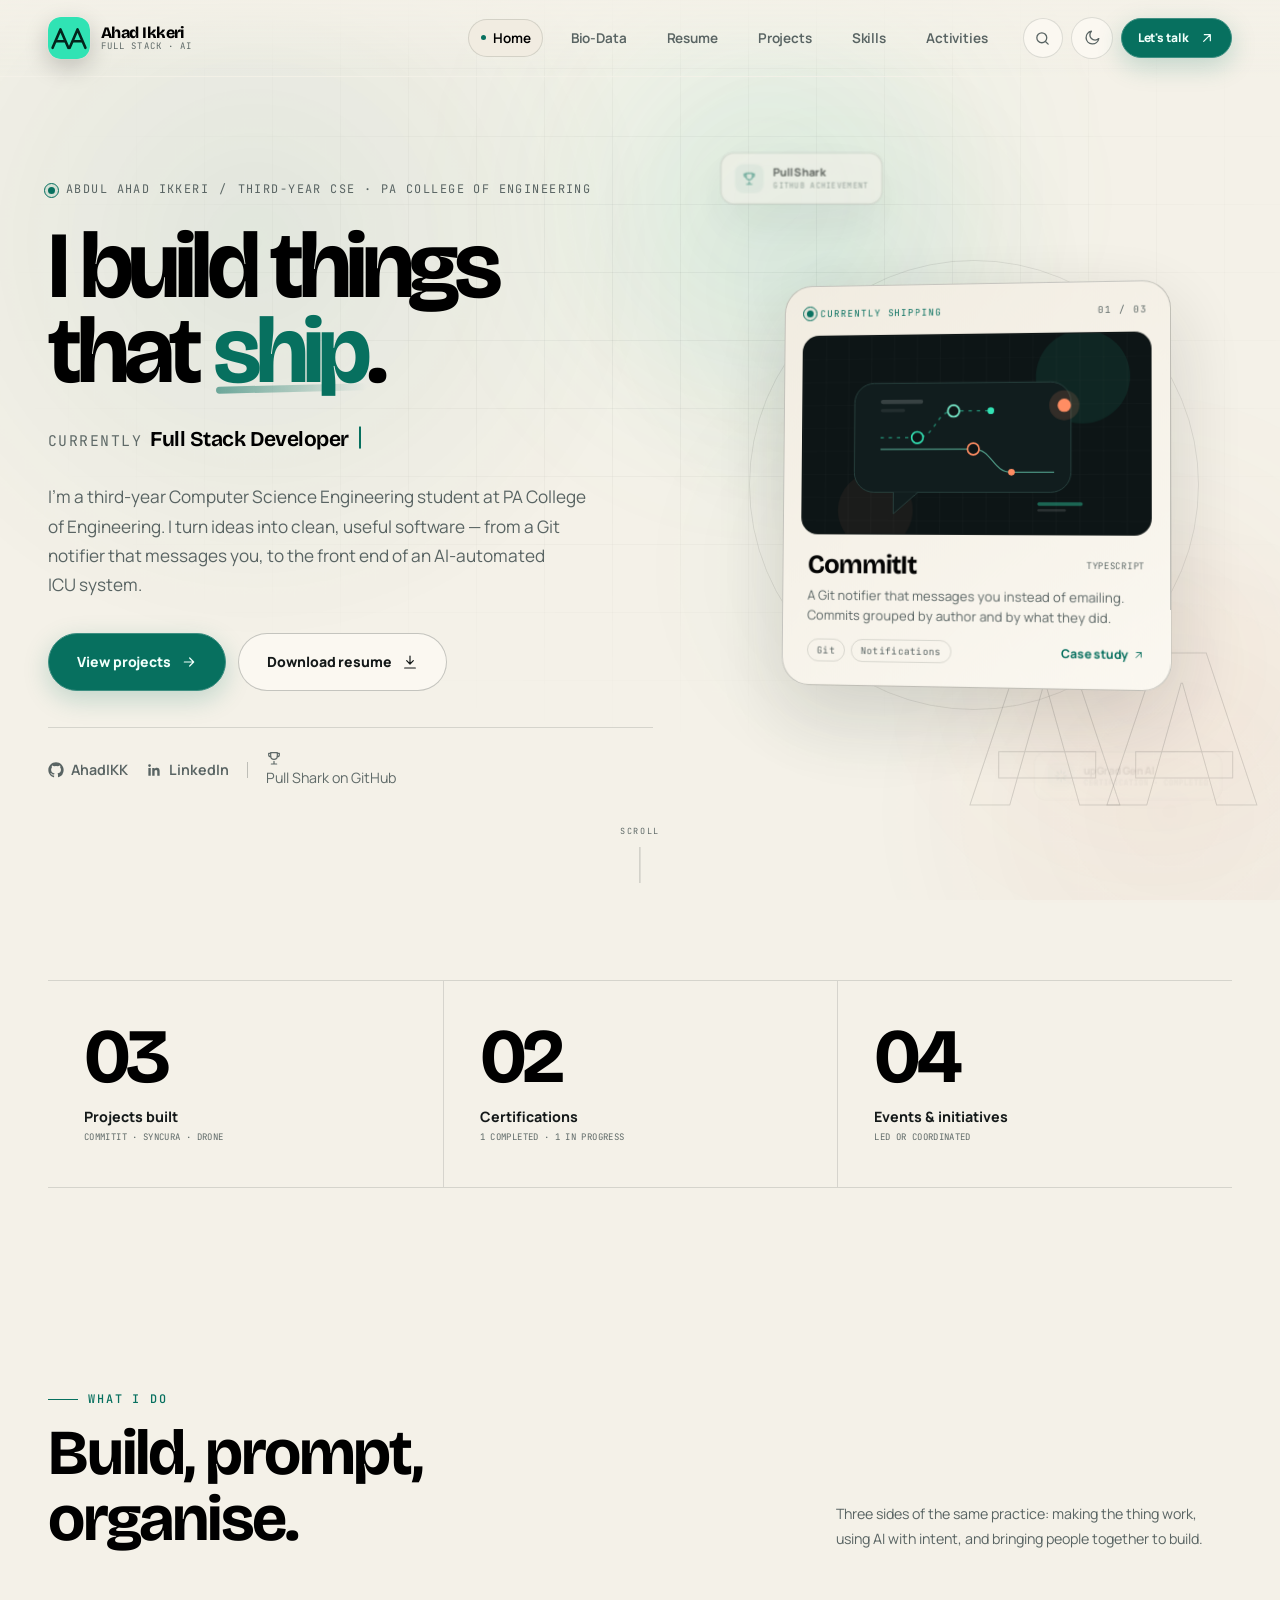
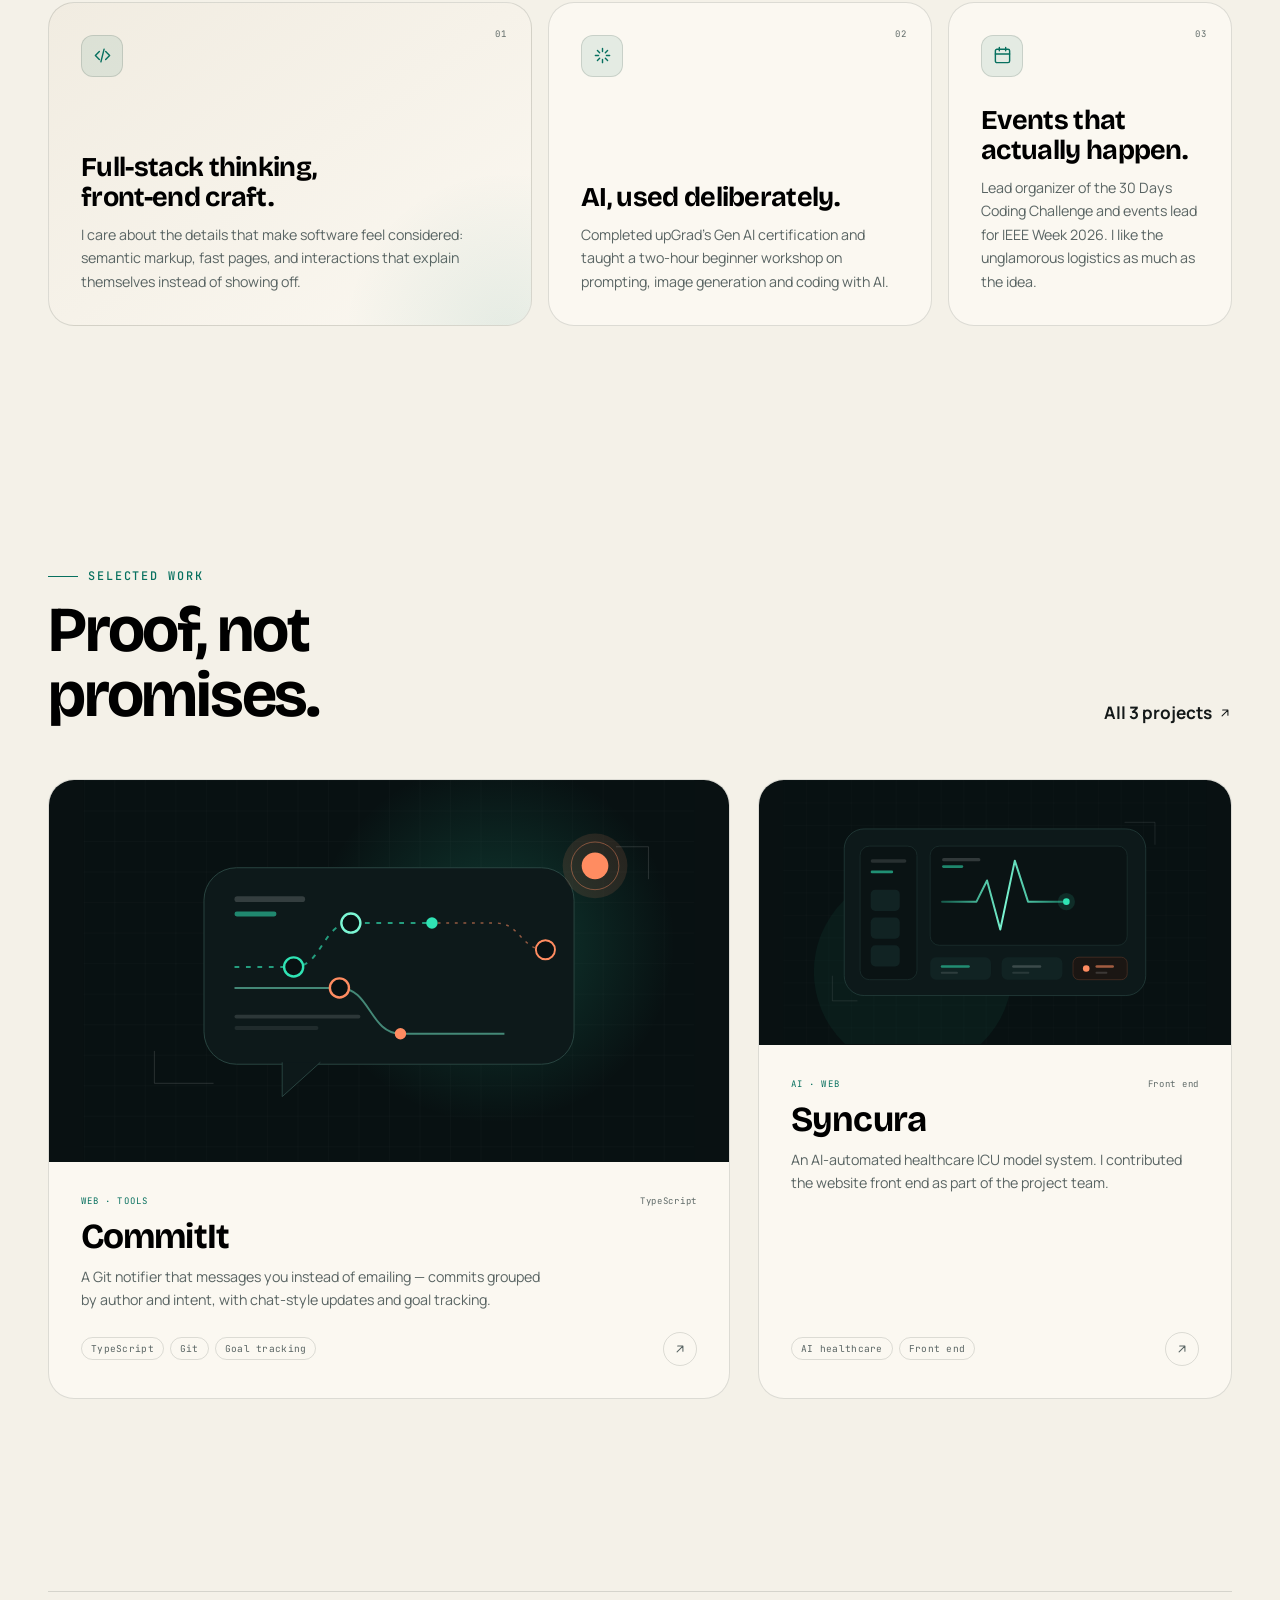
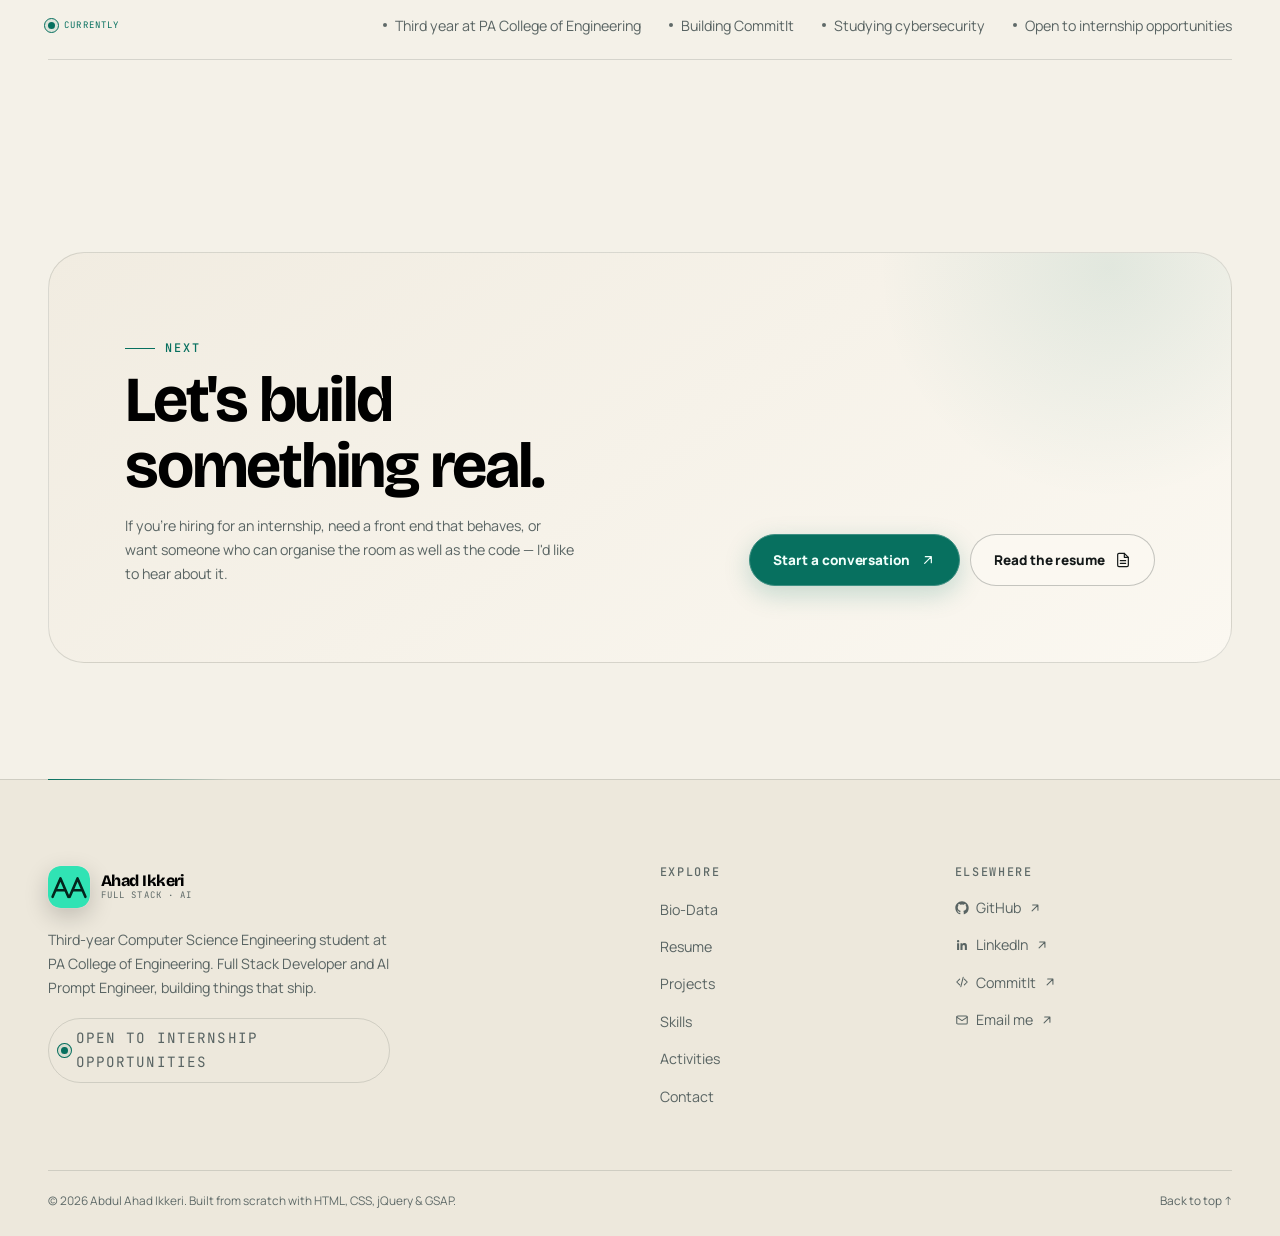
<file: index.html>
<!DOCTYPE html>
<html lang="en" data-theme="dark">
<head>
  <meta charset="utf-8">
  <meta name="viewport" content="width=device-width, initial-scale=1">
  <title>Abdul Ahad Ikkeri — Full Stack Developer & AI Prompt Engineer</title>
  <meta name="description" content="Third-year Computer Science Engineering student at PA College of Engineering. Full Stack Developer and AI Prompt Engineer building CommitIt, Syncura and more.">
  <meta name="author" content="Abdul Ahad Ikkeri">
  <meta name="theme-color" content="#0b0e10">
  <meta name="color-scheme" content="dark light">
  <link rel="canonical" href="https://ahadikk.github.io/">

  <meta property="og:type" content="website">
  <meta property="og:site_name" content="Abdul Ahad Ikkeri — Portfolio">
  <meta property="og:title" content="Abdul Ahad Ikkeri — Full Stack Developer & AI Prompt Engineer">
  <meta property="og:description" content="Third-year Computer Science Engineering student at PA College of Engineering. Full Stack Developer and AI Prompt Engineer building CommitIt, Syncura and more.">
  <meta property="og:url" content="https://ahadikk.github.io/">
  <meta property="og:image" content="https://ahadikk.github.io/og.png">
  <meta property="og:image:width" content="1200">
  <meta property="og:image:height" content="630">
  <meta property="og:image:alt" content="Abdul Ahad Ikkeri — Full Stack Developer and AI Prompt Engineer">
  <meta name="twitter:card" content="summary_large_image">
  <meta name="twitter:title" content="Abdul Ahad Ikkeri — Full Stack Developer & AI Prompt Engineer">
  <meta name="twitter:description" content="Third-year Computer Science Engineering student at PA College of Engineering. Full Stack Developer and AI Prompt Engineer building CommitIt, Syncura and more.">
  <meta name="twitter:image" content="https://ahadikk.github.io/og.png">

  <link rel="icon" href="favicon.svg" type="image/svg+xml">
  <link rel="icon" href="assets/img/favicon-32.png" sizes="32x32" type="image/png">
  <link rel="apple-touch-icon" href="assets/img/apple-touch-icon.png">
  <link rel="manifest" href="site.webmanifest">

  <link rel="preload" href="assets/fonts/bricolage-grotesque.woff2" as="font" type="font/woff2" crossorigin>
  <link rel="preload" href="assets/fonts/manrope.woff2" as="font" type="font/woff2" crossorigin>
  <link rel="stylesheet" href="css/tokens.css">
  <link rel="stylesheet" href="css/base.css">
  <link rel="stylesheet" href="css/layout.css">
  <link rel="stylesheet" href="css/components.css">
  <link rel="stylesheet" href="css/pages.css">
  <link rel="stylesheet" href="css/animations.css">
  <link rel="stylesheet" href="css/print.css" media="print">

  <script>
    (function () {
      document.documentElement.classList.add("js");

      /* A direct open or refresh gets the full name + logo intro. The
         one-shot flag is only written when an internal page link is clicked,
         so internal navigation gets the logo-only version. */
      try {
        if (sessionStorage.getItem("aai-internal-nav") === "1") {
          document.documentElement.classList.add("is-internal-nav");
          sessionStorage.removeItem("aai-internal-nav");
        }
      } catch (error) { /* file:// or private mode */ }

      try {
        var stored = localStorage.getItem("aai-theme");
        var theme = stored || (window.matchMedia("(prefers-color-scheme: light)").matches ? "light" : "dark");
        document.documentElement.setAttribute("data-theme", theme);
        document.documentElement.style.colorScheme = theme;
        var meta = document.querySelector('meta[name="theme-color"]');
        if (meta) meta.setAttribute("content", theme === "light" ? "#f4f1e8" : "#0b0e10");
      } catch (error) { /* file:// or private mode */ }
    })();
  </script>

  <noscript>
    <style>
      .nav-toggle, .theme-toggle, .mobile-panel, .nav-scrim, .preloader,
      .page-transition, .cursor, .scroll-progress, .to-top, .js-only { display: none !important; }
      .primary-nav { display: block !important; }
      @media (max-width: 980px) {
        .nav-shell { height: auto; padding-top: 12px; padding-bottom: 12px; flex-wrap: wrap; }
        .nav-list { width: 100%; flex-wrap: wrap; justify-content: flex-start; }
      }
    </style>
  </noscript>
    <script type="application/ld+json">
  {
    "@context": "https://schema.org",
    "@type": "Person",
    "name": "Abdul Ahad Ikkeri",
    "jobTitle": "Full Stack Developer & AI Prompt Engineer",
    "description": "Third-year Computer Science Engineering student at PA College of Engineering, building full-stack and AI-assisted projects.",
    "url": "https://ahadikk.github.io/",
    "sameAs": [
      "https://github.com/AhadIKK",
      "https://www.linkedin.com/in/abdul-ahad-ikkeri-938421385/"
    ],
    "alumniOf": [
      { "@type": "CollegeOrUniversity", "name": "PA College of Engineering" },
      { "@type": "EducationalOrganization", "name": "IIS Jubail, Saudi Arabia" }
    ],
    "knowsAbout": ["Full-stack web development", "Prompt engineering", "Generative AI", "Git", "TypeScript"]
  }
  </script>
</head>

<body data-page="home">
  <a class="skip-link" href="#main">Skip to content</a>

  <div class="ambient" aria-hidden="true">
    <span class="ambient__orb ambient__orb--teal"></span>
    <span class="ambient__orb ambient__orb--ember"></span>
    <span class="ambient__orb ambient__orb--mint"></span>
    <span class="ambient__spot"></span>
  </div>

  <div class="preloader" aria-hidden="true">
    <div class="preloader__inner">
      <svg class="preloader__mark" viewBox="0 0 64 64" aria-hidden="true" focusable="false">
          <rect width="64" height="64" rx="18" fill="#30E3B4"/>
          <path d="M7 47 L19 19 L31 47" fill="none" stroke="#04251D" stroke-width="4" stroke-linecap="round" stroke-linejoin="round"/>
          <path d="M12.5 37 H25.5" fill="none" stroke="#04251D" stroke-width="4" stroke-linecap="round"/>
          <path d="M33 47 L45 19 L57 47" fill="none" stroke="#04251D" stroke-width="4" stroke-linecap="round" stroke-linejoin="round"/>
          <path d="M38.5 37 H51.5" fill="none" stroke="#04251D" stroke-width="4" stroke-linecap="round"/>
        </svg>
      <span class="preloader__word">Abdul Ahad Ikkeri</span>
      <span class="preloader__bar"><span></span></span>
    </div>
  </div>

  <div class="page-transition" aria-hidden="true">
    <svg class="page-transition__mark" viewBox="0 0 64 64" aria-hidden="true" focusable="false">
          <rect width="64" height="64" rx="18" fill="#30E3B4"/>
          <path d="M7 47 L19 19 L31 47" fill="none" stroke="#04251D" stroke-width="4" stroke-linecap="round" stroke-linejoin="round"/>
          <path d="M12.5 37 H25.5" fill="none" stroke="#04251D" stroke-width="4" stroke-linecap="round"/>
          <path d="M33 47 L45 19 L57 47" fill="none" stroke="#04251D" stroke-width="4" stroke-linecap="round" stroke-linejoin="round"/>
          <path d="M38.5 37 H51.5" fill="none" stroke="#04251D" stroke-width="4" stroke-linecap="round"/>
        </svg>
  </div>

  <div class="cursor cursor-dot" aria-hidden="true"></div>
  <div class="cursor cursor-ring" aria-hidden="true"></div>
  <div class="scroll-progress" aria-hidden="true"><span id="scroll-progress-bar"></span></div>

  <header class="site-header" id="site-header">
    <div class="nav-shell container">
      <a class="brand" href="index.html">
        <svg class="brand-mark" viewBox="0 0 64 64" aria-hidden="true" focusable="false">
          <rect width="64" height="64" rx="18" fill="#30E3B4"/>
          <path d="M7 47 L19 19 L31 47" fill="none" stroke="#04251D" stroke-width="4" stroke-linecap="round" stroke-linejoin="round"/>
          <path d="M12.5 37 H25.5" fill="none" stroke="#04251D" stroke-width="4" stroke-linecap="round"/>
          <path d="M33 47 L45 19 L57 47" fill="none" stroke="#04251D" stroke-width="4" stroke-linecap="round" stroke-linejoin="round"/>
          <path d="M38.5 37 H51.5" fill="none" stroke="#04251D" stroke-width="4" stroke-linecap="round"/>
        </svg>
        <span class="brand-copy">
          <span class="brand-name">Ahad Ikkeri</span>
          <span class="brand-role">Full Stack · AI</span>
        </span>
      </a>

      <nav class="primary-nav" aria-label="Primary">
        <ul class="nav-list" id="primary-nav-list">
          <li><a href="index.html">Home</a></li>
          <li><a href="about.html">Bio-Data</a></li>
          <li><a href="resume.html">Resume</a></li>
          <li><a href="projects.html">Projects</a></li>
          <li><a href="skills.html">Skills</a></li>
          <li><a href="achievements.html">Activities</a></li>
        </ul>
      </nav>

      <div class="nav-actions">
        <button class="icon-btn command-trigger" type="button" data-command-open aria-haspopup="dialog" aria-controls="command-palette" aria-keyshortcuts="Control+K Meta+K" aria-label="Quick jump (Ctrl K)" title="Quick jump (Ctrl K)">
          <svg class="icon" viewBox="0 0 24 24" fill="none" stroke="currentColor" stroke-width="1.8" stroke-linecap="round" stroke-linejoin="round" aria-hidden="true" focusable="false"><circle cx="11" cy="11" r="7"/><path d="m20 20-3.5-3.5"/></svg>
        </button>
        <button class="theme-toggle" type="button" data-theme-toggle aria-label="Switch to light theme">
          <svg class="icon icon-sun" viewBox="0 0 24 24" fill="none" stroke="currentColor" stroke-width="1.8" stroke-linecap="round" stroke-linejoin="round" aria-hidden="true" focusable="false"><circle cx="12" cy="12" r="4"/><path d="M12 2v2M12 20v2M4.93 4.93l1.42 1.42M17.66 17.66l1.41 1.41M2 12h2M20 12h2M4.93 19.07l1.42-1.42M17.66 6.34l1.41-1.41"/></svg>
          <svg class="icon icon-moon" viewBox="0 0 24 24" fill="none" stroke="currentColor" stroke-width="1.8" stroke-linecap="round" stroke-linejoin="round" aria-hidden="true" focusable="false"><path d="M21 12.8A8.5 8.5 0 1 1 11.2 3 6.6 6.6 0 0 0 21 12.8Z"/></svg>
        </button>
        <a class="btn btn--primary btn--sm nav-cta" href="contact.html" data-magnetic>
          Let's talk <svg class="icon icon-arrow" viewBox="0 0 24 24" fill="none" stroke="currentColor" stroke-width="1.8" stroke-linecap="round" stroke-linejoin="round" aria-hidden="true" focusable="false"><path d="M7 17 17 7M8 7h9v9"/></svg>
        </a>
        <button class="nav-toggle" type="button" aria-expanded="false" aria-controls="mobile-menu" aria-label="Open menu">
          <span class="nav-toggle__lines" aria-hidden="true"><span></span><span></span><span></span></span>
        </button>
      </div>
    </div>
  </header>

  <div class="nav-scrim" aria-hidden="true"></div>
  <div class="mobile-panel" id="mobile-menu">
    <div class="mobile-panel__inner">
      <div class="mobile-panel__content">
        <nav class="mobile-nav" aria-label="Mobile">
          <a href="index.html"><span>01</span>Home</a>
          <a href="about.html"><span>02</span>Bio-Data</a>
          <a href="resume.html"><span>03</span>Resume</a>
          <a href="projects.html"><span>04</span>Projects</a>
          <a href="skills.html"><span>05</span>Skills</a>
          <a href="achievements.html"><span>06</span>Activities</a>
          <a href="contact.html"><span>07</span>Contact</a>
        </nav>
        <div class="mobile-panel__foot">
          <a class="btn btn--primary btn--sm" href="contact.html">Start a conversation <svg class="icon icon-arrow" viewBox="0 0 24 24" fill="none" stroke="currentColor" stroke-width="1.8" stroke-linecap="round" stroke-linejoin="round" aria-hidden="true" focusable="false"><path d="M7 17 17 7M8 7h9v9"/></svg></a>
          <div class="mobile-panel__socials">
            <a class="icon-btn" data-link="github" href="https://github.com/AhadIKK" target="_blank" rel="noopener noreferrer" aria-label="GitHub"><svg class="icon" viewBox="0 0 24 24" fill="currentColor" aria-hidden="true" focusable="false"><path d="M12 .5C5.65.5.5 5.65.5 12c0 5.08 3.29 9.39 7.86 10.91.58.1.79-.25.79-.56v-2.17c-3.2.7-3.87-1.36-3.87-1.36-.52-1.33-1.28-1.68-1.28-1.68-1.05-.72.08-.7.08-.7 1.16.08 1.77 1.19 1.77 1.19 1.03 1.77 2.7 1.26 3.36.96.1-.75.4-1.26.73-1.55-2.55-.29-5.23-1.28-5.23-5.7 0-1.26.45-2.29 1.19-3.1-.12-.29-.52-1.46.11-3.05 0 0 .97-.31 3.18 1.18a11.1 11.1 0 0 1 5.8 0c2.2-1.49 3.17-1.18 3.17-1.18.63 1.59.23 2.76.11 3.05.74.81 1.19 1.84 1.19 3.1 0 4.43-2.69 5.41-5.25 5.69.41.35.77 1.04.77 2.1v3.11c0 .31.21.67.8.56A11.5 11.5 0 0 0 23.5 12C23.5 5.65 18.35.5 12 .5Z"/></svg></a>
            <a class="icon-btn" data-link="linkedin" href="https://www.linkedin.com/in/abdul-ahad-ikkeri-938421385/" target="_blank" rel="noopener noreferrer" aria-label="LinkedIn"><svg class="icon" viewBox="0 0 24 24" fill="currentColor" aria-hidden="true" focusable="false"><path d="M20.45 20.45h-3.56v-5.57c0-1.33-.02-3.04-1.85-3.04-1.85 0-2.14 1.45-2.14 2.94v5.67H9.34V9h3.42v1.56h.05c.48-.9 1.64-1.85 3.37-1.85 3.6 0 4.27 2.37 4.27 5.45v6.29ZM5.34 7.43a2.07 2.07 0 1 1 0-4.14 2.07 2.07 0 0 1 0 4.14ZM7.12 20.45H3.55V9h3.57v11.45Z"/></svg></a>
          </div>
        </div>
      </div>
    </div>
  </div>

  <dialog class="command-dialog" id="command-palette" aria-labelledby="command-title">
    <div class="command-shell">
      <div class="command-search">
        <svg class="icon" viewBox="0 0 24 24" fill="none" stroke="currentColor" stroke-width="1.8" stroke-linecap="round" stroke-linejoin="round" aria-hidden="true" focusable="false"><circle cx="11" cy="11" r="7"/><path d="m20 20-3.5-3.5"/></svg>
        <label class="sr-only" for="command-input">Search pages and actions</label>
        <input id="command-input" type="text" placeholder="Quick jump to a page or action…" autocomplete="off" spellcheck="false" aria-controls="command-list">
        <button class="command-close" type="button" data-command-close aria-label="Close quick jump"><svg class="icon" viewBox="0 0 24 24" fill="none" stroke="currentColor" stroke-width="1.8" stroke-linecap="round" stroke-linejoin="round" aria-hidden="true" focusable="false"><path d="M6 6l12 12M18 6 6 18"/></svg></button>
      </div>
      <h2 class="command-title" id="command-title">Quick jump</h2>
      <div class="command-list" id="command-list">
        
      <a class="command-item" href="index.html" data-command data-keywords="home start overview index">
        <span class="command-item__icon"><svg class="icon" viewBox="0 0 24 24" fill="none" stroke="currentColor" stroke-width="1.8" stroke-linecap="round" stroke-linejoin="round" aria-hidden="true" focusable="false"><path d="m3 11 9-8 9 8"/><path d="M5 10v10h14V10"/></svg></span>
        <span class="command-item__copy"><strong>Home</strong><small>Overview and featured work</small></span>
        <span class="command-item__type">Page</span>
      </a>
      <a class="command-item" href="about.html" data-command data-keywords="bio data about profile story education">
        <span class="command-item__icon"><svg class="icon" viewBox="0 0 24 24" fill="none" stroke="currentColor" stroke-width="1.8" stroke-linecap="round" stroke-linejoin="round" aria-hidden="true" focusable="false"><circle cx="12" cy="8" r="4"/><path d="M4 21a8 8 0 0 1 16 0"/></svg></span>
        <span class="command-item__copy"><strong>Bio-Data</strong><small>Formal record, story and timeline</small></span>
        <span class="command-item__type">Page</span>
      </a>
      <a class="command-item" href="resume.html" data-command data-keywords="resume cv print pdf ats">
        <span class="command-item__icon"><svg class="icon" viewBox="0 0 24 24" fill="none" stroke="currentColor" stroke-width="1.8" stroke-linecap="round" stroke-linejoin="round" aria-hidden="true" focusable="false"><path d="M14 2H6a2 2 0 0 0-2 2v16a2 2 0 0 0 2 2h12a2 2 0 0 0 2-2V8Z"/><path d="M14 2v6h6M8 13h8M8 17h8"/></svg></span>
        <span class="command-item__copy"><strong>Resume</strong><small>On-screen ATS resume and print view</small></span>
        <span class="command-item__type">Page</span>
      </a>
      <a class="command-item" href="projects.html" data-command data-keywords="projects work case studies commitit syncura drone">
        <span class="command-item__icon"><svg class="icon" viewBox="0 0 24 24" fill="none" stroke="currentColor" stroke-width="1.8" stroke-linecap="round" stroke-linejoin="round" aria-hidden="true" focusable="false"><path d="m12 2 9 5-9 5-9-5 9-5Z"/><path d="m3 12 9 5 9-5M3 17l9 5 9-5"/></svg></span>
        <span class="command-item__copy"><strong>Projects</strong><small>CommitIt, Syncura and the drone</small></span>
        <span class="command-item__type">Page</span>
      </a>
      <a class="command-item" href="skills.html" data-command data-keywords="skills toolkit stack frontend ai tools">
        <span class="command-item__icon"><svg class="icon" viewBox="0 0 24 24" fill="none" stroke="currentColor" stroke-width="1.8" stroke-linecap="round" stroke-linejoin="round" aria-hidden="true" focusable="false"><path d="m4 17 6-6-6-6M12 19h8"/></svg></span>
        <span class="command-item__copy"><strong>Skills</strong><small>Evidence-based toolkit</small></span>
        <span class="command-item__type">Page</span>
      </a>
      <a class="command-item" href="achievements.html" data-command data-keywords="activities achievements events certifications ieee embedthon workshop">
        <span class="command-item__icon"><svg class="icon" viewBox="0 0 24 24" fill="none" stroke="currentColor" stroke-width="1.8" stroke-linecap="round" stroke-linejoin="round" aria-hidden="true" focusable="false"><rect x="3" y="4" width="18" height="17" rx="2"/><path d="M16 2v4M8 2v4M3 10h18"/></svg></span>
        <span class="command-item__copy"><strong>Activities</strong><small>Certifications, events and leadership</small></span>
        <span class="command-item__type">Page</span>
      </a>
      <a class="command-item" href="contact.html" data-command data-keywords="contact email message linkedin form">
        <span class="command-item__icon"><svg class="icon" viewBox="0 0 24 24" fill="none" stroke="currentColor" stroke-width="1.8" stroke-linecap="round" stroke-linejoin="round" aria-hidden="true" focusable="false"><rect x="3" y="5" width="18" height="14" rx="2"/><path d="m3 7 9 6 9-6"/></svg></span>
        <span class="command-item__copy"><strong>Contact</strong><small>Send a message or copy the email</small></span>
        <span class="command-item__type">Page</span>
      </a>
      <button class="command-item" type="button" data-command data-action="resume" data-keywords="download resume cv pdf file">
        <span class="command-item__icon"><svg class="icon" viewBox="0 0 24 24" fill="none" stroke="currentColor" stroke-width="1.8" stroke-linecap="round" stroke-linejoin="round" aria-hidden="true" focusable="false"><path d="M12 3v12M7 10l5 5 5-5M4 21h16"/></svg></span>
        <span class="command-item__copy"><strong>Download resume</strong><small>Open the one-page PDF</small></span>
        <span class="command-item__type">Action</span>
      </button>
      <button class="command-item" type="button" data-command data-action="theme" data-keywords="theme dark light toggle appearance">
        <span class="command-item__icon"><svg class="icon" viewBox="0 0 24 24" fill="none" stroke="currentColor" stroke-width="1.8" stroke-linecap="round" stroke-linejoin="round" aria-hidden="true" focusable="false"><circle cx="12" cy="12" r="4"/><path d="M12 2v2M12 20v2M4.93 4.93l1.42 1.42M17.66 17.66l1.41 1.41M2 12h2M20 12h2M4.93 19.07l1.42-1.42M17.66 6.34l1.41-1.41"/></svg></span>
        <span class="command-item__copy"><strong>Toggle theme</strong><small>Switch between dark and light</small></span>
        <span class="command-item__type">Action</span>
      </button>
      <button class="command-item" type="button" data-command data-action="copy" data-keywords="copy email address mail">
        <span class="command-item__icon"><svg class="icon" viewBox="0 0 24 24" fill="none" stroke="currentColor" stroke-width="1.8" stroke-linecap="round" stroke-linejoin="round" aria-hidden="true" focusable="false"><rect x="9" y="9" width="13" height="13" rx="2"/><path d="M5 15H4a2 2 0 0 1-2-2V4a2 2 0 0 1 2-2h9a2 2 0 0 1 2 2v1"/></svg></span>
        <span class="command-item__copy"><strong>Copy email</strong><small>Put the address on the clipboard</small></span>
        <span class="command-item__type">Action</span>
      </button>
      <a class="command-item" href="https://github.com/AhadIKK" target="_blank" rel="noopener noreferrer" data-command data-keywords="github code repository">
        <span class="command-item__icon"><svg class="icon" viewBox="0 0 24 24" fill="currentColor" aria-hidden="true" focusable="false"><path d="M12 .5C5.65.5.5 5.65.5 12c0 5.08 3.29 9.39 7.86 10.91.58.1.79-.25.79-.56v-2.17c-3.2.7-3.87-1.36-3.87-1.36-.52-1.33-1.28-1.68-1.28-1.68-1.05-.72.08-.7.08-.7 1.16.08 1.77 1.19 1.77 1.19 1.03 1.77 2.7 1.26 3.36.96.1-.75.4-1.26.73-1.55-2.55-.29-5.23-1.28-5.23-5.7 0-1.26.45-2.29 1.19-3.1-.12-.29-.52-1.46.11-3.05 0 0 .97-.31 3.18 1.18a11.1 11.1 0 0 1 5.8 0c2.2-1.49 3.17-1.18 3.17-1.18.63 1.59.23 2.76.11 3.05.74.81 1.19 1.84 1.19 3.1 0 4.43-2.69 5.41-5.25 5.69.41.35.77 1.04.77 2.1v3.11c0 .31.21.67.8.56A11.5 11.5 0 0 0 23.5 12C23.5 5.65 18.35.5 12 .5Z"/></svg></span>
        <span class="command-item__copy"><strong>GitHub</strong><small>github.com/AhadIKK</small></span>
        <span class="command-item__type">External</span>
      </a>
      <a class="command-item" href="https://www.linkedin.com/in/abdul-ahad-ikkeri-938421385/" target="_blank" rel="noopener noreferrer" data-command data-keywords="linkedin profile network">
        <span class="command-item__icon"><svg class="icon" viewBox="0 0 24 24" fill="currentColor" aria-hidden="true" focusable="false"><path d="M20.45 20.45h-3.56v-5.57c0-1.33-.02-3.04-1.85-3.04-1.85 0-2.14 1.45-2.14 2.94v5.67H9.34V9h3.42v1.56h.05c.48-.9 1.64-1.85 3.37-1.85 3.6 0 4.27 2.37 4.27 5.45v6.29ZM5.34 7.43a2.07 2.07 0 1 1 0-4.14 2.07 2.07 0 0 1 0 4.14ZM7.12 20.45H3.55V9h3.57v11.45Z"/></svg></span>
        <span class="command-item__copy"><strong>LinkedIn</strong><small>abdul-ahad-ikkeri</small></span>
        <span class="command-item__type">External</span>
      </a>
      </div>
      <p class="command-empty" id="command-empty" hidden>No matches. Try “resume”, “projects” or “contact”.</p>
      <div class="command-foot">
        <span><kbd>↑</kbd><kbd>↓</kbd> navigate</span>
        <span><kbd>↵</kbd> open</span>
        <span><kbd>Esc</kbd> close</span>
        <span><kbd>Ctrl</kbd><kbd>K</kbd> toggle</span>
      </div>
    </div>
  </dialog>

  <main id="main" tabindex="-1">
    <section class="hero" aria-labelledby="hero-title">
      <div class="hero__aurora" aria-hidden="true"></div>
      <div class="hero__grid" aria-hidden="true"></div>
      <div class="container hero__shell">
        <div class="hero__content">
          <p class="hero__eyebrow"><span class="status-dot" aria-hidden="true"></span> Abdul Ahad Ikkeri <span class="divider-dot" aria-hidden="true">/</span> Third-year CSE · PA College of Engineering</p>

          <h1 class="hero__title" id="hero-title">
            <span class="line">I build things</span>
            <span class="line">that <em>ship</em>.</span>
          </h1>

          <p class="hero__role">
            <span class="sr-only">Full Stack Developer, AI Prompt Engineer, CSE Student.</span>
            <span class="hero__role-label" aria-hidden="true">Currently</span>
            <span class="typed-role" id="typed-role" aria-hidden="true">Full Stack Developer</span>
            <span class="typed-caret" aria-hidden="true"></span>
          </p>

          <p class="hero__copy">
            I'm a third-year Computer Science Engineering student at PA College of Engineering.
            I turn ideas into clean, useful software — from a Git notifier that messages you,
            to the front end of an AI-automated ICU system.
          </p>

          <div class="hero__actions">
            <a class="btn btn--primary btn--lg" href="projects.html" data-magnetic>
              <span class="btn__label">View projects</span> <svg class="icon icon-arrow" viewBox="0 0 24 24" fill="none" stroke="currentColor" stroke-width="1.8" stroke-linecap="round" stroke-linejoin="round" aria-hidden="true" focusable="false"><path d="M5 12h14M13 6l6 6-6 6"/></svg>
            </a>
            <a class="btn btn--secondary btn--lg" href="assets/resume/Abdul-Ahad-Ikkeri-Resume.pdf" data-resume-link data-magnetic>
              <span class="btn__label">Download resume</span> <svg class="icon" viewBox="0 0 24 24" fill="none" stroke="currentColor" stroke-width="1.8" stroke-linecap="round" stroke-linejoin="round" aria-hidden="true" focusable="false"><path d="M12 3v12M7 10l5 5 5-5M4 21h16"/></svg>
            </a>
          </div>

          <div class="hero__proof">
            <a data-link="github" href="https://github.com/AhadIKK" target="_blank" rel="noopener noreferrer">
              <svg class="icon" viewBox="0 0 24 24" fill="currentColor" aria-hidden="true" focusable="false"><path d="M12 .5C5.65.5.5 5.65.5 12c0 5.08 3.29 9.39 7.86 10.91.58.1.79-.25.79-.56v-2.17c-3.2.7-3.87-1.36-3.87-1.36-.52-1.33-1.28-1.68-1.28-1.68-1.05-.72.08-.7.08-.7 1.16.08 1.77 1.19 1.77 1.19 1.03 1.77 2.7 1.26 3.36.96.1-.75.4-1.26.73-1.55-2.55-.29-5.23-1.28-5.23-5.7 0-1.26.45-2.29 1.19-3.1-.12-.29-.52-1.46.11-3.05 0 0 .97-.31 3.18 1.18a11.1 11.1 0 0 1 5.8 0c2.2-1.49 3.17-1.18 3.17-1.18.63 1.59.23 2.76.11 3.05.74.81 1.19 1.84 1.19 3.1 0 4.43-2.69 5.41-5.25 5.69.41.35.77 1.04.77 2.1v3.11c0 .31.21.67.8.56A11.5 11.5 0 0 0 23.5 12C23.5 5.65 18.35.5 12 .5Z"/></svg> AhadIKK
            </a>
            <a data-link="linkedin" href="https://www.linkedin.com/in/abdul-ahad-ikkeri-938421385/" target="_blank" rel="noopener noreferrer">
              <svg class="icon" viewBox="0 0 24 24" fill="currentColor" aria-hidden="true" focusable="false"><path d="M20.45 20.45h-3.56v-5.57c0-1.33-.02-3.04-1.85-3.04-1.85 0-2.14 1.45-2.14 2.94v5.67H9.34V9h3.42v1.56h.05c.48-.9 1.64-1.85 3.37-1.85 3.6 0 4.27 2.37 4.27 5.45v6.29ZM5.34 7.43a2.07 2.07 0 1 1 0-4.14 2.07 2.07 0 0 1 0 4.14ZM7.12 20.45H3.55V9h3.57v11.45Z"/></svg> LinkedIn
            </a>
            <span class="proof-divider" aria-hidden="true"></span>
            <span><svg class="icon" viewBox="0 0 24 24" fill="none" stroke="currentColor" stroke-width="1.8" stroke-linecap="round" stroke-linejoin="round" aria-hidden="true" focusable="false"><path d="M8 21h8M12 17v4M7 4h10v5a5 5 0 0 1-10 0V4Z"/><path d="M7 5H4v2a3 3 0 0 0 3 3M17 5h3v2a3 3 0 0 1-3 3"/></svg> Pull Shark on GitHub</span>
          </div>
        </div>

        <aside class="hero__stage" role="region" aria-label="Currently shipping">
          <div class="stage-glow" aria-hidden="true"></div>
          <div class="stage-ring" aria-hidden="true"></div>
          <div class="stage-monogram" aria-hidden="true">AA</div>

          <article class="commit-card">
            <div class="commit-card__bar">
              <span><span class="status-dot" aria-hidden="true"></span> currently shipping</span>
              <span>01 / 03</span>
            </div>
            <div class="commit-card__art">
              <svg viewBox="0 0 420 240" role="img" aria-label="Commit graph inside a chat bubble">
            <defs>
              <pattern id="heroGrid" width="28" height="28" patternUnits="userSpaceOnUse">
                <path d="M28 0H0V28" fill="none" stroke="#ffffff" stroke-opacity=".045"/>
              </pattern>
            </defs>
            <rect width="420" height="240" fill="#0a1213"/>
            <rect width="420" height="240" fill="url(#heroGrid)"/>
            <circle cx="340" cy="52" r="56" fill="#30e3b4" opacity=".08"/>
            <circle cx="90" cy="212" r="46" fill="#ff8c61" opacity=".06"/>
            <rect x="64" y="58" width="262" height="132" rx="24" fill="#0e1a1b" stroke="#2b4643"/>
            <path d="M112 190v26l30-26" fill="#0e1a1b" stroke="#2b4643" stroke-linejoin="round"/>
            <path d="M96 124h45c22 0 22-32 44-32h45" fill="none" stroke="#30e3b4" stroke-width="1.5" stroke-dasharray="4 6" opacity=".6"/>
            <path d="M96 138h113c23 0 23 28 46 28h51" fill="none" stroke="#7cf7d4" stroke-width="1.5" opacity=".55"/>
            <circle cx="141" cy="124" r="7" fill="#0a1213" stroke="#30e3b4" stroke-width="2"/>
            <circle cx="185" cy="92" r="7" fill="#0a1213" stroke="#7cf7d4" stroke-width="2"/>
            <circle cx="230" cy="92" r="4" fill="#30e3b4"/>
            <circle cx="209" cy="138" r="7" fill="#0a1213" stroke="#ff8c61" stroke-width="2"/>
            <circle cx="255" cy="166" r="4" fill="#ff8c61"/>
            <circle cx="318" cy="86" r="18" fill="#ff8c61" opacity=".14"/>
            <circle cx="318" cy="86" r="8" fill="#ff8c61"/>
            <rect x="96" y="78" width="52" height="5" rx="2.5" fill="#ffffff" opacity=".16"/>
            <rect x="96" y="89" width="30" height="4" rx="2" fill="#ffffff" opacity=".08"/>
            <rect x="286" y="202" width="54" height="4" rx="2" fill="#30e3b4" opacity=".4"/>
            <rect x="286" y="210" width="34" height="3" rx="1.5" fill="#ffffff" opacity=".12"/>
          </svg>
            </div>
            <div class="commit-card__body">
              <div class="commit-card__title">
                <h2>CommitIt</h2>
                <span>TypeScript</span>
              </div>
              <p>A Git notifier that messages you instead of emailing. Commits grouped by author and by what they did.</p>
              <div class="commit-card__foot">
                <div class="tag-row">
                  <span class="tag">Git</span>
                  <span class="tag">Notifications</span>
                </div>
                <a href="projects.html#commitit">Case study <svg class="icon" viewBox="0 0 24 24" fill="none" stroke="currentColor" stroke-width="1.8" stroke-linecap="round" stroke-linejoin="round" aria-hidden="true" focusable="false"><path d="M7 17 17 7M8 7h9v9"/></svg></a>
              </div>
            </div>
          </article>

          <div class="float-card float-card--shark">
            <span class="float-card__icon"><svg class="icon" viewBox="0 0 24 24" fill="none" stroke="currentColor" stroke-width="1.8" stroke-linecap="round" stroke-linejoin="round" aria-hidden="true" focusable="false"><path d="M8 21h8M12 17v4M7 4h10v5a5 5 0 0 1-10 0V4Z"/><path d="M7 5H4v2a3 3 0 0 0 3 3M17 5h3v2a3 3 0 0 1-3 3"/></svg></span>
            <span class="float-card__copy"><strong>Pull Shark</strong><span>GitHub achievement</span></span>
          </div>
          <div class="float-card float-card--cert">
            <span class="float-card__icon"><svg class="icon" viewBox="0 0 24 24" fill="none" stroke="currentColor" stroke-width="1.8" stroke-linecap="round" stroke-linejoin="round" aria-hidden="true" focusable="false"><path d="M12 3v4M12 17v4M3 12h4M17 12h4M5.6 5.6l2.8 2.8M15.6 15.6l2.8 2.8M18.4 5.6l-2.8 2.8M8.4 15.6l-2.8 2.8"/></svg></span>
            <span class="float-card__copy"><strong>upGrad Gen AI</strong><span>Certification · completed</span></span>
          </div>
        </aside>
      </div>
      <a class="hero__scroll" href="#signals" aria-label="Scroll to highlights">
        <span>Scroll</span>
        <span class="hero__scroll-line" aria-hidden="true"></span>
      </a>
    </section>

    <section class="section--tight" id="signals" aria-labelledby="signals-title">
      <div class="container">
        <h2 class="sr-only" id="signals-title">A quick snapshot</h2>
        <div class="stats-band" data-reveal>
          <div class="stat">
            <div class="stat__num"><span data-count="3" data-pad="2">03</span></div>
            <p class="stat__label">Projects built</p>
            <p class="stat__note">CommitIt · Syncura · Drone</p>
          </div>
          <div class="stat">
            <div class="stat__num"><span data-count="2" data-pad="2">02</span></div>
            <p class="stat__label">Certifications</p>
            <p class="stat__note">1 completed · 1 in progress</p>
          </div>
          <div class="stat">
            <div class="stat__num"><span data-count="4" data-pad="2">04</span></div>
            <p class="stat__label">Events &amp; initiatives</p>
            <p class="stat__note">Led or coordinated</p>
          </div>
        </div>
      </div>
    </section>

    <section class="section" aria-labelledby="practice-title">
      <div class="container">
        <div class="home-section-head" data-reveal>
          <div>
            <span class="eyebrow">What I do</span>
            <h2 id="practice-title">Build, prompt, organise.</h2>
          </div>
          <p>Three sides of the same practice: making the thing work, using AI with intent, and bringing people together to build.</p>
        </div>

        <div class="bento practice-grid">
          <article class="bento-card bento-card--feature" data-reveal>
            <span class="bento-card__index">01</span>
            <span class="bento-card__icon"><svg class="icon" viewBox="0 0 24 24" fill="none" stroke="currentColor" stroke-width="1.8" stroke-linecap="round" stroke-linejoin="round" aria-hidden="true" focusable="false"><path d="m8 7-5 5 5 5M16 7l5 5-5 5M14 4l-4 16"/></svg></span>
            <h3>Full-stack thinking, front-end craft.</h3>
            <p>I care about the details that make software feel considered: semantic markup, fast pages, and interactions that explain themselves instead of showing off.</p>
          </article>
          <article class="bento-card" data-reveal>
            <span class="bento-card__index">02</span>
            <span class="bento-card__icon"><svg class="icon" viewBox="0 0 24 24" fill="none" stroke="currentColor" stroke-width="1.8" stroke-linecap="round" stroke-linejoin="round" aria-hidden="true" focusable="false"><path d="M12 3v4M12 17v4M3 12h4M17 12h4M5.6 5.6l2.8 2.8M15.6 15.6l2.8 2.8M18.4 5.6l-2.8 2.8M8.4 15.6l-2.8 2.8"/></svg></span>
            <h3>AI, used deliberately.</h3>
            <p>Completed upGrad's Gen AI certification and taught a two-hour beginner workshop on prompting, image generation and coding with AI.</p>
          </article>
          <article class="bento-card" data-reveal>
            <span class="bento-card__index">03</span>
            <span class="bento-card__icon"><svg class="icon" viewBox="0 0 24 24" fill="none" stroke="currentColor" stroke-width="1.8" stroke-linecap="round" stroke-linejoin="round" aria-hidden="true" focusable="false"><rect x="3" y="4" width="18" height="17" rx="2"/><path d="M16 2v4M8 2v4M3 10h18"/></svg></span>
            <h3>Events that actually happen.</h3>
            <p>Lead organizer of the 30 Days Coding Challenge and events lead for IEEE Week 2026. I like the unglamorous logistics as much as the idea.</p>
          </article>
        </div>
      </div>
    </section>

    <section class="section" aria-labelledby="work-title">
      <div class="container">
        <div class="home-section-head" data-reveal>
          <div>
            <span class="eyebrow">Selected work</span>
            <h2 id="work-title">Proof, not promises.</h2>
          </div>
          <a class="link-sweep" href="projects.html">All 3 projects <svg class="icon" viewBox="0 0 24 24" fill="none" stroke="currentColor" stroke-width="1.8" stroke-linecap="round" stroke-linejoin="round" aria-hidden="true" focusable="false"><path d="M7 17 17 7M8 7h9v9"/></svg></a>
        </div>

        <div class="featured-work">
          <article class="featured-card" data-reveal>
            <div class="featured-card__art">
              <svg viewBox="0 0 640 400" role="img" aria-label="Stylised CommitIt commit graph and chat notification">
            <defs>
              <pattern id="ciGrid" width="32" height="32" patternUnits="userSpaceOnUse">
                <path d="M32 0H0V32" fill="none" stroke="#ffffff" stroke-opacity=".035"/>
              </pattern>
              <radialGradient id="ciGlow" cx="50%" cy="50%" r="50%">
                <stop offset="0" stop-color="#30e3b4" stop-opacity=".2"/>
                <stop offset="1" stop-color="#30e3b4" stop-opacity="0"/>
              </radialGradient>
            </defs>
            <rect width="640" height="400" fill="#081112"/>
            <rect width="640" height="400" fill="url(#ciGrid)"/>
            <circle cx="430" cy="170" r="190" fill="url(#ciGlow)"/>
            <rect x="126" y="92" width="388" height="206" rx="34" fill="#0d191a" stroke="#2a4743"/>
            <path d="M208 296v36l40-36" fill="#0d191a" stroke="#2a4743" stroke-linejoin="round"/>
            <rect x="158" y="122" width="74" height="6" rx="3" fill="#ffffff" opacity=".16"/>
            <rect x="158" y="138" width="44" height="5" rx="2.5" fill="#30e3b4" opacity=".55"/>
            <path d="M158 196h62c30 0 30-46 60-46h85" fill="none" stroke="#30e3b4" stroke-width="2" stroke-dasharray="5 7" opacity=".65"/>
            <path d="M158 218h110c32 0 32 48 64 48h109" fill="none" stroke="#7cf7d4" stroke-width="2" opacity=".5"/>
            <path d="M362 150h70c26 0 26 28 52 28" fill="none" stroke="#ff8c61" stroke-width="1.5" stroke-dasharray="3 6" opacity=".55"/>
            <circle cx="220" cy="196" r="10" fill="#081112" stroke="#30e3b4" stroke-width="2.5"/>
            <circle cx="280" cy="150" r="10" fill="#081112" stroke="#7cf7d4" stroke-width="2.5"/>
            <circle cx="365" cy="150" r="6" fill="#30e3b4"/>
            <circle cx="268" cy="218" r="10" fill="#081112" stroke="#ff8c61" stroke-width="2.5"/>
            <circle cx="332" cy="266" r="6" fill="#ff8c61"/>
            <circle cx="484" cy="178" r="10" fill="#081112" stroke="#ff8c61" stroke-width="2"/>
            <circle cx="536" cy="90" r="34" fill="#ff8c61" opacity=".12"/>
            <circle cx="536" cy="90" r="14" fill="#ff8c61"/>
            <circle cx="536" cy="90" r="25" fill="none" stroke="#ff8c61" opacity=".45"/>
            <rect x="158" y="246" width="132" height="4" rx="2" fill="#ffffff" opacity=".13"/>
            <rect x="158" y="258" width="88" height="4" rx="2" fill="#ffffff" opacity=".08"/>
            <path d="M74 318h62M74 318v-34" stroke="#ffffff" stroke-opacity=".14"/>
            <path d="M558 70h34M592 70v34" stroke="#ffffff" stroke-opacity=".14"/>
          </svg>
            </div>
            <div class="featured-card__body">
              <div class="project-card__topline">
                <span class="project-card__category">Web · Tools</span>
                <span class="project-card__year">TypeScript</span>
              </div>
              <h3>CommitIt</h3>
              <p>A Git notifier that messages you instead of emailing — commits grouped by author and intent, with chat-style updates and goal tracking.</p>
              <div class="featured-card__foot">
                <div class="tag-row">
                  <span class="tag">TypeScript</span>
                  <span class="tag">Git</span>
                  <span class="tag">Goal tracking</span>
                </div>
                <a class="tiny-arrow" href="projects.html#commitit" aria-label="Read the CommitIt case study"><svg class="icon" viewBox="0 0 24 24" fill="none" stroke="currentColor" stroke-width="1.8" stroke-linecap="round" stroke-linejoin="round" aria-hidden="true" focusable="false"><path d="M7 17 17 7M8 7h9v9"/></svg></a>
              </div>
            </div>
          </article>

          <article class="featured-card" data-reveal>
            <div class="featured-card__art">
              <svg viewBox="0 0 640 400" role="img" aria-label="Stylised ICU monitor waveform interface">
            <defs>
              <pattern id="syGrid" width="34" height="34" patternUnits="userSpaceOnUse">
                <path d="M34 0H0V34" fill="none" stroke="#ffffff" stroke-opacity=".035"/>
              </pattern>
              <linearGradient id="syLine" x1="0" x2="1">
                <stop offset="0" stop-color="#30e3b4" stop-opacity=".35"/>
                <stop offset=".5" stop-color="#7cf7d4"/>
                <stop offset="1" stop-color="#30e3b4" stop-opacity=".45"/>
              </linearGradient>
            </defs>
            <rect width="640" height="400" fill="#081112"/>
            <rect width="640" height="400" fill="url(#syGrid)"/>
            <circle cx="196" cy="290" r="150" fill="#30e3b4" opacity=".05"/>
            <rect x="92" y="74" width="456" height="252" rx="30" fill="#0d191a" stroke="#2a4743"/>
            <rect x="116" y="100" width="86" height="202" rx="14" fill="#0a1314" stroke="#1f3532"/>
            <rect x="132" y="120" width="54" height="5" rx="2.5" fill="#ffffff" opacity=".12"/>
            <rect x="132" y="137" width="34" height="4" rx="2" fill="#30e3b4" opacity=".6"/>
            <rect x="132" y="166" width="44" height="32" rx="7" fill="#112323"/>
            <rect x="132" y="208" width="44" height="32" rx="7" fill="#112323"/>
            <rect x="132" y="250" width="44" height="32" rx="7" fill="#112323"/>
            <rect x="222" y="100" width="298" height="150" rx="14" fill="#0a1314" stroke="#1f3532"/>
            <path d="M240 184h52l16-32 20 74 22-104 20 62h58" fill="none" stroke="url(#syLine)" stroke-width="3" stroke-linecap="round" stroke-linejoin="round"/>
            <circle cx="428" cy="184" r="5" fill="#30e3b4"/>
            <circle cx="428" cy="184" r="13" fill="#30e3b4" opacity=".12"/>
            <rect x="240" y="118" width="58" height="5" rx="2.5" fill="#ffffff" opacity=".16"/>
            <rect x="240" y="129" width="32" height="4" rx="2" fill="#30e3b4" opacity=".55"/>
            <rect x="222" y="268" width="92" height="34" rx="9" fill="#112323"/>
            <rect x="238" y="280" width="44" height="4" rx="2" fill="#30e3b4" opacity=".55"/>
            <rect x="238" y="290" width="26" height="3" rx="1.5" fill="#ffffff" opacity=".12"/>
            <rect x="330" y="268" width="92" height="34" rx="9" fill="#112323"/>
            <rect x="346" y="280" width="44" height="4" rx="2" fill="#ffffff" opacity=".18"/>
            <rect x="346" y="290" width="26" height="3" rx="1.5" fill="#ffffff" opacity=".1"/>
            <rect x="438" y="268" width="82" height="34" rx="9" fill="#1b1613" stroke="#553426"/>
            <circle cx="458" cy="285" r="5" fill="#ff8c61"/>
            <rect x="472" y="280" width="28" height="4" rx="2" fill="#ff8c61" opacity=".6"/>
            <rect x="472" y="290" width="18" height="3" rx="1.5" fill="#ffffff" opacity=".15"/>
            <path d="M516 64h46M562 64v34" stroke="#ffffff" stroke-opacity=".14"/>
            <path d="M74 334h38M74 334v-38" stroke="#ffffff" stroke-opacity=".14"/>
          </svg>
            </div>
            <div class="featured-card__body">
              <div class="project-card__topline">
                <span class="project-card__category">AI · Web</span>
                <span class="project-card__year">Front end</span>
              </div>
              <h3>Syncura</h3>
              <p>An AI-automated healthcare ICU model system. I contributed the website front end as part of the project team.</p>
              <div class="featured-card__foot">
                <div class="tag-row">
                  <span class="tag">AI healthcare</span>
                  <span class="tag">Front end</span>
                </div>
                <a class="tiny-arrow" href="projects.html#syncura" aria-label="Read the Syncura case study"><svg class="icon" viewBox="0 0 24 24" fill="none" stroke="currentColor" stroke-width="1.8" stroke-linecap="round" stroke-linejoin="round" aria-hidden="true" focusable="false"><path d="M7 17 17 7M8 7h9v9"/></svg></a>
              </div>
            </div>
          </article>
        </div>
      </div>
    </section>

    <section class="section--tight" aria-labelledby="current-title">
      <div class="container">
        <h2 class="sr-only" id="current-title">Currently</h2>
        <div class="currently-strip" data-reveal>
          <span class="currently-strip__label"><span class="status-dot" aria-hidden="true"></span> Currently</span>
          <ul>
            <li>Third year at PA College of Engineering</li>
            <li>Building CommitIt</li>
            <li>Studying cybersecurity</li>
            <li>Open to internship opportunities</li>
          </ul>
        </div>
      </div>
    </section>

    <section class="section" aria-labelledby="cta-title">
      <div class="container">
        <div class="home-cta" data-reveal>
          <div class="home-cta__grid">
            <div>
              <span class="eyebrow">Next</span>
              <h2 id="cta-title">Let's build something real.</h2>
              <p>If you're hiring for an internship, need a front end that behaves, or want someone who can organise the room as well as the code — I'd like to hear about it.</p>
            </div>
            <div class="home-cta__actions">
              <a class="btn btn--primary" href="contact.html" data-magnetic><span class="btn__label">Start a conversation</span> <svg class="icon icon-arrow" viewBox="0 0 24 24" fill="none" stroke="currentColor" stroke-width="1.8" stroke-linecap="round" stroke-linejoin="round" aria-hidden="true" focusable="false"><path d="M7 17 17 7M8 7h9v9"/></svg></a>
              <a class="btn btn--secondary" href="resume.html"><span class="btn__label">Read the resume</span> <svg class="icon" viewBox="0 0 24 24" fill="none" stroke="currentColor" stroke-width="1.8" stroke-linecap="round" stroke-linejoin="round" aria-hidden="true" focusable="false"><path d="M14 2H6a2 2 0 0 0-2 2v16a2 2 0 0 0 2 2h12a2 2 0 0 0 2-2V8Z"/><path d="M14 2v6h6M8 13h8M8 17h8"/></svg></a>
            </div>
          </div>
        </div>
      </div>
    </section>

  </main>

  <footer class="site-footer">
    <div class="container footer-grid">
      <div class="footer-brand">
        <a class="brand" href="index.html">
          <svg class="brand-mark" viewBox="0 0 64 64" aria-hidden="true" focusable="false">
          <rect width="64" height="64" rx="18" fill="#30E3B4"/>
          <path d="M7 47 L19 19 L31 47" fill="none" stroke="#04251D" stroke-width="4" stroke-linecap="round" stroke-linejoin="round"/>
          <path d="M12.5 37 H25.5" fill="none" stroke="#04251D" stroke-width="4" stroke-linecap="round"/>
          <path d="M33 47 L45 19 L57 47" fill="none" stroke="#04251D" stroke-width="4" stroke-linecap="round" stroke-linejoin="round"/>
          <path d="M38.5 37 H51.5" fill="none" stroke="#04251D" stroke-width="4" stroke-linecap="round"/>
        </svg>
          <span class="brand-copy">
            <span class="brand-name">Ahad Ikkeri</span>
            <span class="brand-role">Full Stack · AI</span>
          </span>
        </a>
        <p>Third-year Computer Science Engineering student at PA College of Engineering. Full Stack Developer and AI Prompt Engineer, building things that ship.</p>
        <p class="footer-status"><span class="status-dot" aria-hidden="true"></span> Open to internship opportunities</p>
      </div>
      <nav aria-label="Footer">
        <h2 class="footer-title">Explore</h2>
        <ul class="footer-links">
          <li><a href="about.html">Bio-Data</a></li>
          <li><a href="resume.html">Resume</a></li>
          <li><a href="projects.html">Projects</a></li>
          <li><a href="skills.html">Skills</a></li>
          <li><a href="achievements.html">Activities</a></li>
          <li><a href="contact.html">Contact</a></li>
        </ul>
      </nav>
      <div>
        <h2 class="footer-title">Elsewhere</h2>
        <ul class="footer-links">
          <li><a data-link="github" href="https://github.com/AhadIKK" target="_blank" rel="noopener noreferrer"><svg class="icon" viewBox="0 0 24 24" fill="currentColor" aria-hidden="true" focusable="false"><path d="M12 .5C5.65.5.5 5.65.5 12c0 5.08 3.29 9.39 7.86 10.91.58.1.79-.25.79-.56v-2.17c-3.2.7-3.87-1.36-3.87-1.36-.52-1.33-1.28-1.68-1.28-1.68-1.05-.72.08-.7.08-.7 1.16.08 1.77 1.19 1.77 1.19 1.03 1.77 2.7 1.26 3.36.96.1-.75.4-1.26.73-1.55-2.55-.29-5.23-1.28-5.23-5.7 0-1.26.45-2.29 1.19-3.1-.12-.29-.52-1.46.11-3.05 0 0 .97-.31 3.18 1.18a11.1 11.1 0 0 1 5.8 0c2.2-1.49 3.17-1.18 3.17-1.18.63 1.59.23 2.76.11 3.05.74.81 1.19 1.84 1.19 3.1 0 4.43-2.69 5.41-5.25 5.69.41.35.77 1.04.77 2.1v3.11c0 .31.21.67.8.56A11.5 11.5 0 0 0 23.5 12C23.5 5.65 18.35.5 12 .5Z"/></svg> GitHub <svg class="icon" viewBox="0 0 24 24" fill="none" stroke="currentColor" stroke-width="1.8" stroke-linecap="round" stroke-linejoin="round" aria-hidden="true" focusable="false"><path d="M7 17 17 7M8 7h9v9"/></svg></a></li>
          <li><a data-link="linkedin" href="https://www.linkedin.com/in/abdul-ahad-ikkeri-938421385/" target="_blank" rel="noopener noreferrer"><svg class="icon" viewBox="0 0 24 24" fill="currentColor" aria-hidden="true" focusable="false"><path d="M20.45 20.45h-3.56v-5.57c0-1.33-.02-3.04-1.85-3.04-1.85 0-2.14 1.45-2.14 2.94v5.67H9.34V9h3.42v1.56h.05c.48-.9 1.64-1.85 3.37-1.85 3.6 0 4.27 2.37 4.27 5.45v6.29ZM5.34 7.43a2.07 2.07 0 1 1 0-4.14 2.07 2.07 0 0 1 0 4.14ZM7.12 20.45H3.55V9h3.57v11.45Z"/></svg> LinkedIn <svg class="icon" viewBox="0 0 24 24" fill="none" stroke="currentColor" stroke-width="1.8" stroke-linecap="round" stroke-linejoin="round" aria-hidden="true" focusable="false"><path d="M7 17 17 7M8 7h9v9"/></svg></a></li>
          <li><a data-link="commitit" href="https://github.com/AhadIKK/CommitIt" target="_blank" rel="noopener noreferrer"><svg class="icon" viewBox="0 0 24 24" fill="none" stroke="currentColor" stroke-width="1.8" stroke-linecap="round" stroke-linejoin="round" aria-hidden="true" focusable="false"><path d="m8 7-5 5 5 5M16 7l5 5-5 5M14 4l-4 16"/></svg> CommitIt <svg class="icon" viewBox="0 0 24 24" fill="none" stroke="currentColor" stroke-width="1.8" stroke-linecap="round" stroke-linejoin="round" aria-hidden="true" focusable="false"><path d="M7 17 17 7M8 7h9v9"/></svg></a></li>
          <li><a href="contact.html"><svg class="icon" viewBox="0 0 24 24" fill="none" stroke="currentColor" stroke-width="1.8" stroke-linecap="round" stroke-linejoin="round" aria-hidden="true" focusable="false"><rect x="3" y="5" width="18" height="14" rx="2"/><path d="m3 7 9 6 9-6"/></svg> Email me <svg class="icon" viewBox="0 0 24 24" fill="none" stroke="currentColor" stroke-width="1.8" stroke-linecap="round" stroke-linejoin="round" aria-hidden="true" focusable="false"><path d="M7 17 17 7M8 7h9v9"/></svg></a></li>
        </ul>
      </div>
    </div>
    <div class="container footer-bottom">
      <p>© <time data-year datetime="2026">2026</time> Abdul Ahad Ikkeri. Built from scratch with HTML, CSS, jQuery &amp; GSAP.</p>
      <a href="#main">Back to top ↑</a>
    </div>
  </footer>

  <button class="to-top" type="button" aria-label="Back to top"><svg class="icon" viewBox="0 0 24 24" fill="none" stroke="currentColor" stroke-width="1.8" stroke-linecap="round" stroke-linejoin="round" aria-hidden="true" focusable="false"><path d="M12 19V5M6 11l6-6 6 6"/></svg></button>
  <div class="toast" id="toast" role="status" aria-live="polite"></div>

  <script src="data/profile.js" defer></script>
  <script src="js/profile-render.js" defer></script>
  <script src="js/vendor/jquery.min.js" defer></script>
  <script src="js/vendor/gsap.min.js" defer></script>
  <script src="js/vendor/ScrollTrigger.min.js" defer></script>
  <script src="js/ui.js" defer></script>
  <script src="js/animations.js" defer></script>
    <script src="js/home.js" defer></script>

</body>
</html>
</file>
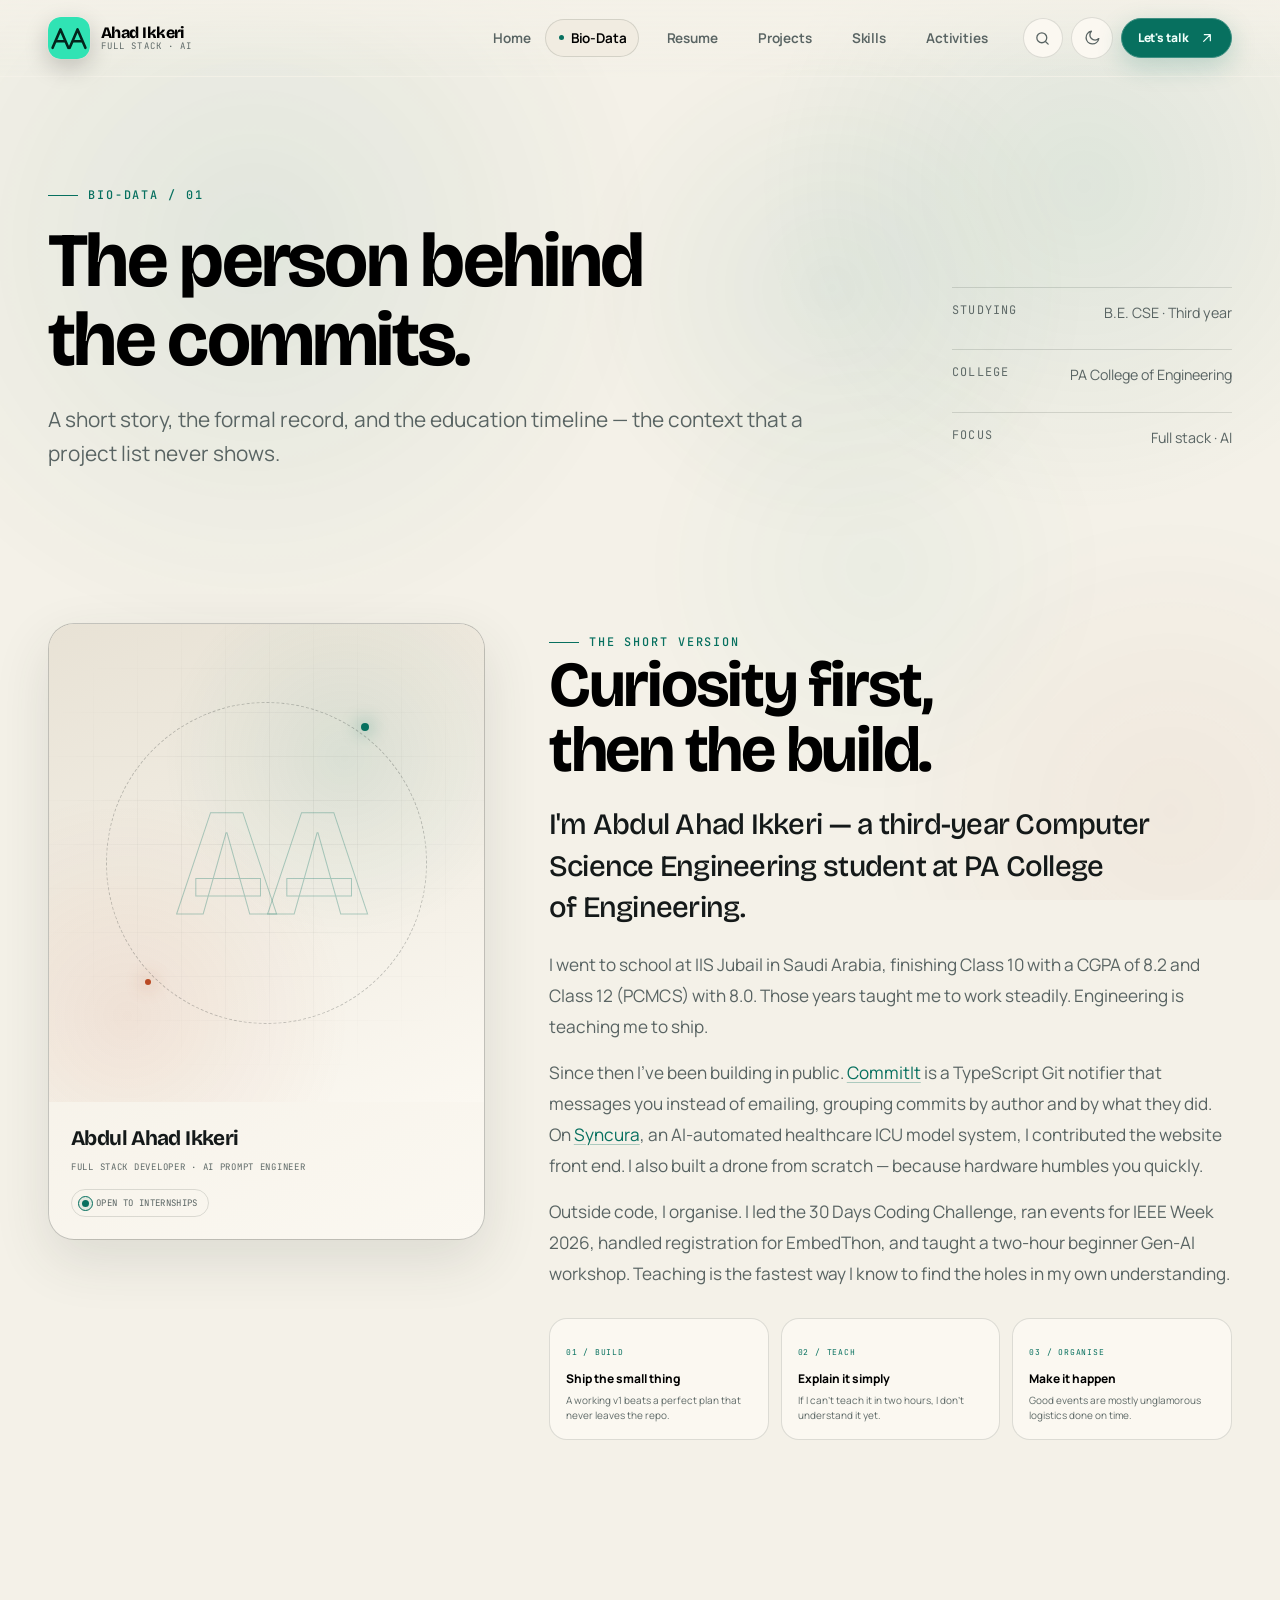
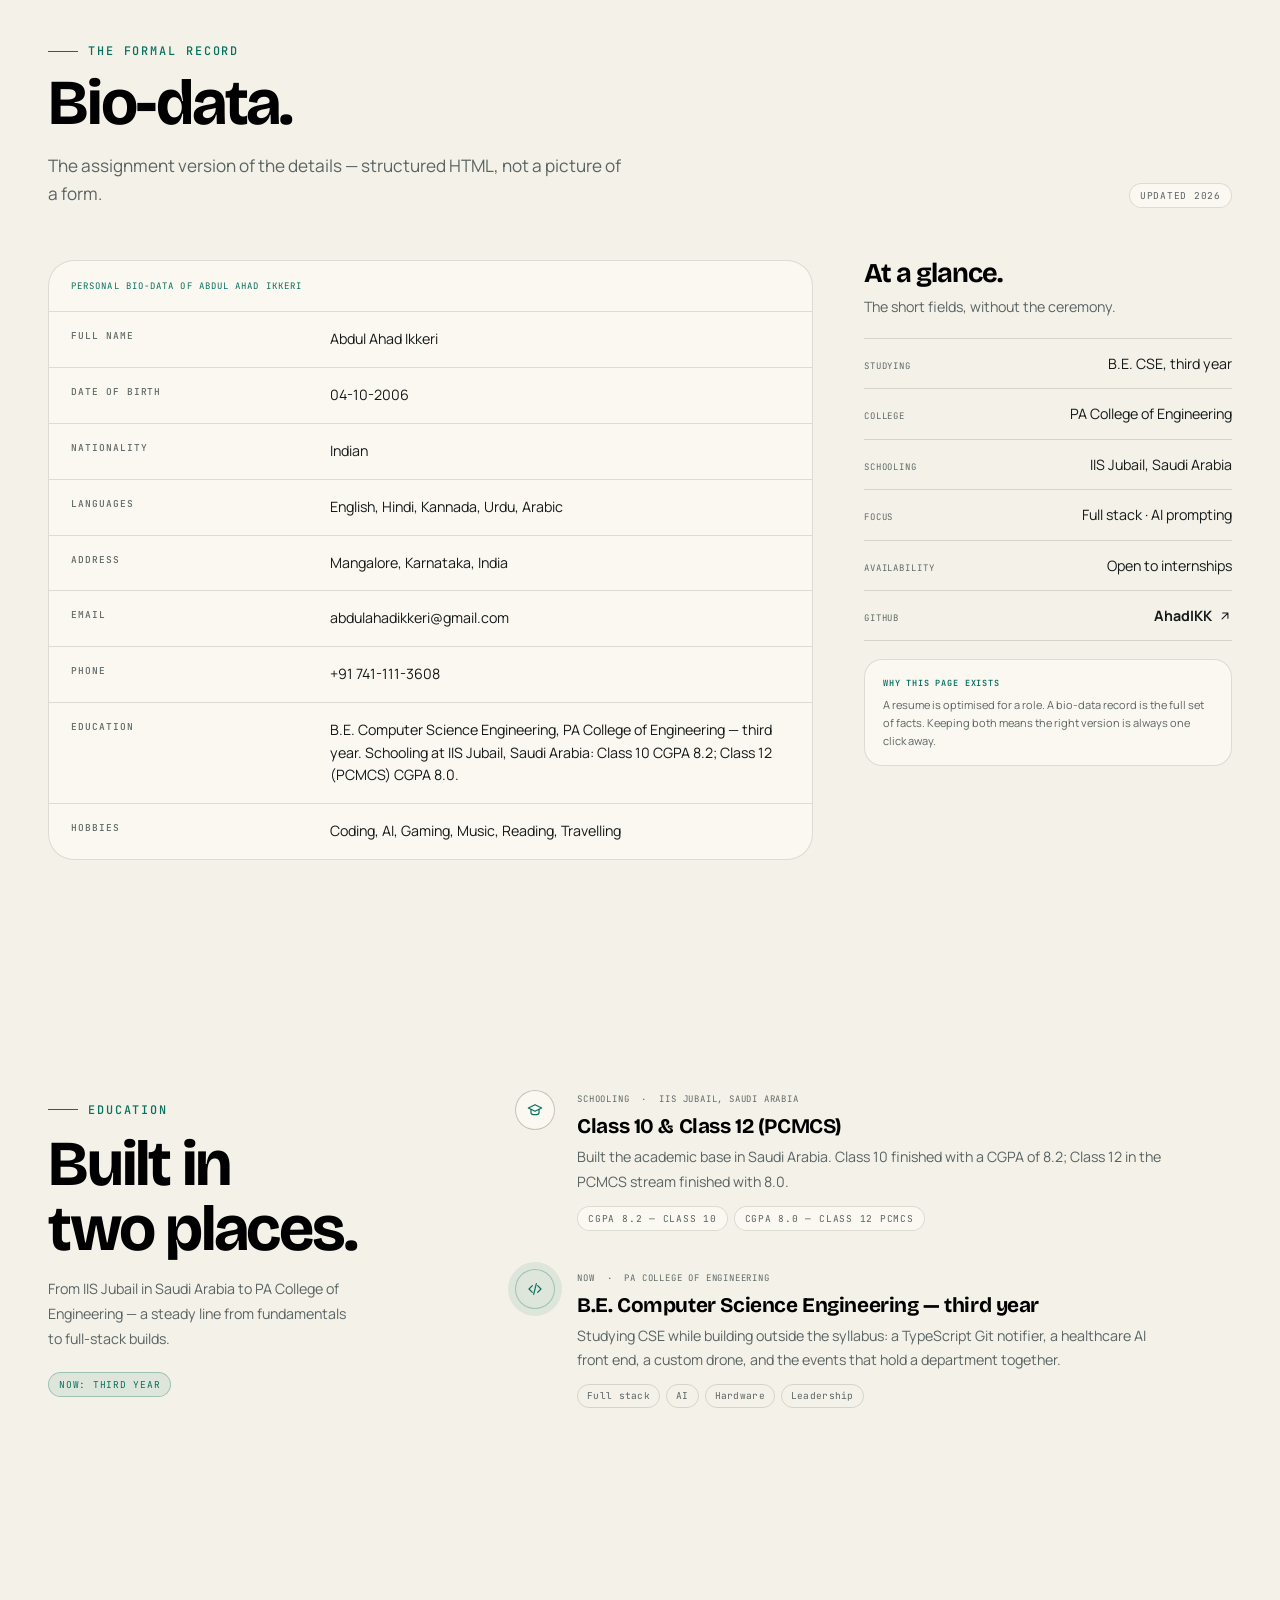
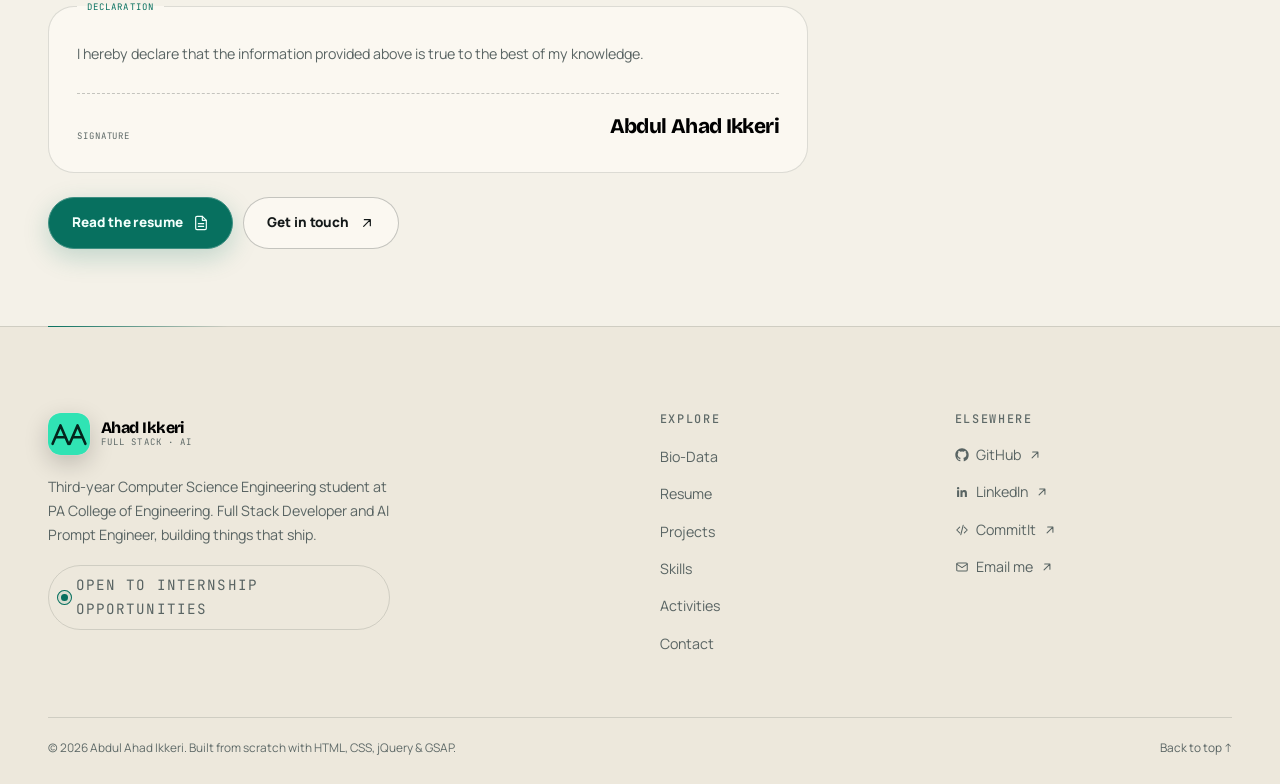
<file: about.html>
<!DOCTYPE html>
<html lang="en" data-theme="dark">
<head>
  <meta charset="utf-8">
  <meta name="viewport" content="width=device-width, initial-scale=1">
  <title>Bio-Data — Abdul Ahad Ikkeri</title>
  <meta name="description" content="The bio-data record, personal story and education timeline of Abdul Ahad Ikkeri, a third-year Computer Science Engineering student at PA College of Engineering.">
  <meta name="author" content="Abdul Ahad Ikkeri">
  <meta name="theme-color" content="#0b0e10">
  <meta name="color-scheme" content="dark light">
  <link rel="canonical" href="https://ahadikk.github.io/about.html">

  <meta property="og:type" content="website">
  <meta property="og:site_name" content="Abdul Ahad Ikkeri — Portfolio">
  <meta property="og:title" content="Bio-Data — Abdul Ahad Ikkeri">
  <meta property="og:description" content="The bio-data record, personal story and education timeline of Abdul Ahad Ikkeri, a third-year Computer Science Engineering student at PA College of Engineering.">
  <meta property="og:url" content="https://ahadikk.github.io/about.html">
  <meta property="og:image" content="https://ahadikk.github.io/og.png">
  <meta property="og:image:width" content="1200">
  <meta property="og:image:height" content="630">
  <meta property="og:image:alt" content="Abdul Ahad Ikkeri — Full Stack Developer and AI Prompt Engineer">
  <meta name="twitter:card" content="summary_large_image">
  <meta name="twitter:title" content="Bio-Data — Abdul Ahad Ikkeri">
  <meta name="twitter:description" content="The bio-data record, personal story and education timeline of Abdul Ahad Ikkeri, a third-year Computer Science Engineering student at PA College of Engineering.">
  <meta name="twitter:image" content="https://ahadikk.github.io/og.png">

  <link rel="icon" href="favicon.svg" type="image/svg+xml">
  <link rel="icon" href="assets/img/favicon-32.png" sizes="32x32" type="image/png">
  <link rel="apple-touch-icon" href="assets/img/apple-touch-icon.png">
  <link rel="manifest" href="site.webmanifest">

  <link rel="preload" href="assets/fonts/bricolage-grotesque.woff2" as="font" type="font/woff2" crossorigin>
  <link rel="preload" href="assets/fonts/manrope.woff2" as="font" type="font/woff2" crossorigin>
  <link rel="stylesheet" href="css/tokens.css">
  <link rel="stylesheet" href="css/base.css">
  <link rel="stylesheet" href="css/layout.css">
  <link rel="stylesheet" href="css/components.css">
  <link rel="stylesheet" href="css/pages.css">
  <link rel="stylesheet" href="css/animations.css">
  <link rel="stylesheet" href="css/print.css" media="print">

  <script>
    (function () {
      document.documentElement.classList.add("js");

      /* A direct open or refresh gets the full name + logo intro. The
         one-shot flag is only written when an internal page link is clicked,
         so internal navigation gets the logo-only version. */
      try {
        if (sessionStorage.getItem("aai-internal-nav") === "1") {
          document.documentElement.classList.add("is-internal-nav");
          sessionStorage.removeItem("aai-internal-nav");
        }
      } catch (error) { /* file:// or private mode */ }

      try {
        var stored = localStorage.getItem("aai-theme");
        var theme = stored || (window.matchMedia("(prefers-color-scheme: light)").matches ? "light" : "dark");
        document.documentElement.setAttribute("data-theme", theme);
        document.documentElement.style.colorScheme = theme;
        var meta = document.querySelector('meta[name="theme-color"]');
        if (meta) meta.setAttribute("content", theme === "light" ? "#f4f1e8" : "#0b0e10");
      } catch (error) { /* file:// or private mode */ }
    })();
  </script>

  <noscript>
    <style>
      .nav-toggle, .theme-toggle, .mobile-panel, .nav-scrim, .preloader,
      .page-transition, .cursor, .scroll-progress, .to-top, .js-only { display: none !important; }
      .primary-nav { display: block !important; }
      @media (max-width: 980px) {
        .nav-shell { height: auto; padding-top: 12px; padding-bottom: 12px; flex-wrap: wrap; }
        .nav-list { width: 100%; flex-wrap: wrap; justify-content: flex-start; }
      }
    </style>
  </noscript>
  
</head>

<body data-page="about">
  <a class="skip-link" href="#main">Skip to content</a>

  <div class="ambient" aria-hidden="true">
    <span class="ambient__orb ambient__orb--teal"></span>
    <span class="ambient__orb ambient__orb--ember"></span>
    <span class="ambient__orb ambient__orb--mint"></span>
    <span class="ambient__spot"></span>
  </div>

  <div class="preloader" aria-hidden="true">
    <div class="preloader__inner">
      <svg class="preloader__mark" viewBox="0 0 64 64" aria-hidden="true" focusable="false">
          <rect width="64" height="64" rx="18" fill="#30E3B4"/>
          <path d="M7 47 L19 19 L31 47" fill="none" stroke="#04251D" stroke-width="4" stroke-linecap="round" stroke-linejoin="round"/>
          <path d="M12.5 37 H25.5" fill="none" stroke="#04251D" stroke-width="4" stroke-linecap="round"/>
          <path d="M33 47 L45 19 L57 47" fill="none" stroke="#04251D" stroke-width="4" stroke-linecap="round" stroke-linejoin="round"/>
          <path d="M38.5 37 H51.5" fill="none" stroke="#04251D" stroke-width="4" stroke-linecap="round"/>
        </svg>
      <span class="preloader__word">Abdul Ahad Ikkeri</span>
      <span class="preloader__bar"><span></span></span>
    </div>
  </div>

  <div class="page-transition" aria-hidden="true">
    <svg class="page-transition__mark" viewBox="0 0 64 64" aria-hidden="true" focusable="false">
          <rect width="64" height="64" rx="18" fill="#30E3B4"/>
          <path d="M7 47 L19 19 L31 47" fill="none" stroke="#04251D" stroke-width="4" stroke-linecap="round" stroke-linejoin="round"/>
          <path d="M12.5 37 H25.5" fill="none" stroke="#04251D" stroke-width="4" stroke-linecap="round"/>
          <path d="M33 47 L45 19 L57 47" fill="none" stroke="#04251D" stroke-width="4" stroke-linecap="round" stroke-linejoin="round"/>
          <path d="M38.5 37 H51.5" fill="none" stroke="#04251D" stroke-width="4" stroke-linecap="round"/>
        </svg>
  </div>

  <div class="cursor cursor-dot" aria-hidden="true"></div>
  <div class="cursor cursor-ring" aria-hidden="true"></div>
  <div class="scroll-progress" aria-hidden="true"><span id="scroll-progress-bar"></span></div>

  <header class="site-header" id="site-header">
    <div class="nav-shell container">
      <a class="brand" href="index.html">
        <svg class="brand-mark" viewBox="0 0 64 64" aria-hidden="true" focusable="false">
          <rect width="64" height="64" rx="18" fill="#30E3B4"/>
          <path d="M7 47 L19 19 L31 47" fill="none" stroke="#04251D" stroke-width="4" stroke-linecap="round" stroke-linejoin="round"/>
          <path d="M12.5 37 H25.5" fill="none" stroke="#04251D" stroke-width="4" stroke-linecap="round"/>
          <path d="M33 47 L45 19 L57 47" fill="none" stroke="#04251D" stroke-width="4" stroke-linecap="round" stroke-linejoin="round"/>
          <path d="M38.5 37 H51.5" fill="none" stroke="#04251D" stroke-width="4" stroke-linecap="round"/>
        </svg>
        <span class="brand-copy">
          <span class="brand-name">Ahad Ikkeri</span>
          <span class="brand-role">Full Stack · AI</span>
        </span>
      </a>

      <nav class="primary-nav" aria-label="Primary">
        <ul class="nav-list" id="primary-nav-list">
          <li><a href="index.html">Home</a></li>
          <li><a href="about.html">Bio-Data</a></li>
          <li><a href="resume.html">Resume</a></li>
          <li><a href="projects.html">Projects</a></li>
          <li><a href="skills.html">Skills</a></li>
          <li><a href="achievements.html">Activities</a></li>
        </ul>
      </nav>

      <div class="nav-actions">
        <button class="icon-btn command-trigger" type="button" data-command-open aria-haspopup="dialog" aria-controls="command-palette" aria-keyshortcuts="Control+K Meta+K" aria-label="Quick jump (Ctrl K)" title="Quick jump (Ctrl K)">
          <svg class="icon" viewBox="0 0 24 24" fill="none" stroke="currentColor" stroke-width="1.8" stroke-linecap="round" stroke-linejoin="round" aria-hidden="true" focusable="false"><circle cx="11" cy="11" r="7"/><path d="m20 20-3.5-3.5"/></svg>
        </button>
        <button class="theme-toggle" type="button" data-theme-toggle aria-label="Switch to light theme">
          <svg class="icon icon-sun" viewBox="0 0 24 24" fill="none" stroke="currentColor" stroke-width="1.8" stroke-linecap="round" stroke-linejoin="round" aria-hidden="true" focusable="false"><circle cx="12" cy="12" r="4"/><path d="M12 2v2M12 20v2M4.93 4.93l1.42 1.42M17.66 17.66l1.41 1.41M2 12h2M20 12h2M4.93 19.07l1.42-1.42M17.66 6.34l1.41-1.41"/></svg>
          <svg class="icon icon-moon" viewBox="0 0 24 24" fill="none" stroke="currentColor" stroke-width="1.8" stroke-linecap="round" stroke-linejoin="round" aria-hidden="true" focusable="false"><path d="M21 12.8A8.5 8.5 0 1 1 11.2 3 6.6 6.6 0 0 0 21 12.8Z"/></svg>
        </button>
        <a class="btn btn--primary btn--sm nav-cta" href="contact.html" data-magnetic>
          Let's talk <svg class="icon icon-arrow" viewBox="0 0 24 24" fill="none" stroke="currentColor" stroke-width="1.8" stroke-linecap="round" stroke-linejoin="round" aria-hidden="true" focusable="false"><path d="M7 17 17 7M8 7h9v9"/></svg>
        </a>
        <button class="nav-toggle" type="button" aria-expanded="false" aria-controls="mobile-menu" aria-label="Open menu">
          <span class="nav-toggle__lines" aria-hidden="true"><span></span><span></span><span></span></span>
        </button>
      </div>
    </div>
  </header>

  <div class="nav-scrim" aria-hidden="true"></div>
  <div class="mobile-panel" id="mobile-menu">
    <div class="mobile-panel__inner">
      <div class="mobile-panel__content">
        <nav class="mobile-nav" aria-label="Mobile">
          <a href="index.html"><span>01</span>Home</a>
          <a href="about.html"><span>02</span>Bio-Data</a>
          <a href="resume.html"><span>03</span>Resume</a>
          <a href="projects.html"><span>04</span>Projects</a>
          <a href="skills.html"><span>05</span>Skills</a>
          <a href="achievements.html"><span>06</span>Activities</a>
          <a href="contact.html"><span>07</span>Contact</a>
        </nav>
        <div class="mobile-panel__foot">
          <a class="btn btn--primary btn--sm" href="contact.html">Start a conversation <svg class="icon icon-arrow" viewBox="0 0 24 24" fill="none" stroke="currentColor" stroke-width="1.8" stroke-linecap="round" stroke-linejoin="round" aria-hidden="true" focusable="false"><path d="M7 17 17 7M8 7h9v9"/></svg></a>
          <div class="mobile-panel__socials">
            <a class="icon-btn" data-link="github" href="https://github.com/AhadIKK" target="_blank" rel="noopener noreferrer" aria-label="GitHub"><svg class="icon" viewBox="0 0 24 24" fill="currentColor" aria-hidden="true" focusable="false"><path d="M12 .5C5.65.5.5 5.65.5 12c0 5.08 3.29 9.39 7.86 10.91.58.1.79-.25.79-.56v-2.17c-3.2.7-3.87-1.36-3.87-1.36-.52-1.33-1.28-1.68-1.28-1.68-1.05-.72.08-.7.08-.7 1.16.08 1.77 1.19 1.77 1.19 1.03 1.77 2.7 1.26 3.36.96.1-.75.4-1.26.73-1.55-2.55-.29-5.23-1.28-5.23-5.7 0-1.26.45-2.29 1.19-3.1-.12-.29-.52-1.46.11-3.05 0 0 .97-.31 3.18 1.18a11.1 11.1 0 0 1 5.8 0c2.2-1.49 3.17-1.18 3.17-1.18.63 1.59.23 2.76.11 3.05.74.81 1.19 1.84 1.19 3.1 0 4.43-2.69 5.41-5.25 5.69.41.35.77 1.04.77 2.1v3.11c0 .31.21.67.8.56A11.5 11.5 0 0 0 23.5 12C23.5 5.65 18.35.5 12 .5Z"/></svg></a>
            <a class="icon-btn" data-link="linkedin" href="https://www.linkedin.com/in/abdul-ahad-ikkeri-938421385/" target="_blank" rel="noopener noreferrer" aria-label="LinkedIn"><svg class="icon" viewBox="0 0 24 24" fill="currentColor" aria-hidden="true" focusable="false"><path d="M20.45 20.45h-3.56v-5.57c0-1.33-.02-3.04-1.85-3.04-1.85 0-2.14 1.45-2.14 2.94v5.67H9.34V9h3.42v1.56h.05c.48-.9 1.64-1.85 3.37-1.85 3.6 0 4.27 2.37 4.27 5.45v6.29ZM5.34 7.43a2.07 2.07 0 1 1 0-4.14 2.07 2.07 0 0 1 0 4.14ZM7.12 20.45H3.55V9h3.57v11.45Z"/></svg></a>
          </div>
        </div>
      </div>
    </div>
  </div>

  <dialog class="command-dialog" id="command-palette" aria-labelledby="command-title">
    <div class="command-shell">
      <div class="command-search">
        <svg class="icon" viewBox="0 0 24 24" fill="none" stroke="currentColor" stroke-width="1.8" stroke-linecap="round" stroke-linejoin="round" aria-hidden="true" focusable="false"><circle cx="11" cy="11" r="7"/><path d="m20 20-3.5-3.5"/></svg>
        <label class="sr-only" for="command-input">Search pages and actions</label>
        <input id="command-input" type="text" placeholder="Quick jump to a page or action…" autocomplete="off" spellcheck="false" aria-controls="command-list">
        <button class="command-close" type="button" data-command-close aria-label="Close quick jump"><svg class="icon" viewBox="0 0 24 24" fill="none" stroke="currentColor" stroke-width="1.8" stroke-linecap="round" stroke-linejoin="round" aria-hidden="true" focusable="false"><path d="M6 6l12 12M18 6 6 18"/></svg></button>
      </div>
      <h2 class="command-title" id="command-title">Quick jump</h2>
      <div class="command-list" id="command-list">
        
      <a class="command-item" href="index.html" data-command data-keywords="home start overview index">
        <span class="command-item__icon"><svg class="icon" viewBox="0 0 24 24" fill="none" stroke="currentColor" stroke-width="1.8" stroke-linecap="round" stroke-linejoin="round" aria-hidden="true" focusable="false"><path d="m3 11 9-8 9 8"/><path d="M5 10v10h14V10"/></svg></span>
        <span class="command-item__copy"><strong>Home</strong><small>Overview and featured work</small></span>
        <span class="command-item__type">Page</span>
      </a>
      <a class="command-item" href="about.html" data-command data-keywords="bio data about profile story education">
        <span class="command-item__icon"><svg class="icon" viewBox="0 0 24 24" fill="none" stroke="currentColor" stroke-width="1.8" stroke-linecap="round" stroke-linejoin="round" aria-hidden="true" focusable="false"><circle cx="12" cy="8" r="4"/><path d="M4 21a8 8 0 0 1 16 0"/></svg></span>
        <span class="command-item__copy"><strong>Bio-Data</strong><small>Formal record, story and timeline</small></span>
        <span class="command-item__type">Page</span>
      </a>
      <a class="command-item" href="resume.html" data-command data-keywords="resume cv print pdf ats">
        <span class="command-item__icon"><svg class="icon" viewBox="0 0 24 24" fill="none" stroke="currentColor" stroke-width="1.8" stroke-linecap="round" stroke-linejoin="round" aria-hidden="true" focusable="false"><path d="M14 2H6a2 2 0 0 0-2 2v16a2 2 0 0 0 2 2h12a2 2 0 0 0 2-2V8Z"/><path d="M14 2v6h6M8 13h8M8 17h8"/></svg></span>
        <span class="command-item__copy"><strong>Resume</strong><small>On-screen ATS resume and print view</small></span>
        <span class="command-item__type">Page</span>
      </a>
      <a class="command-item" href="projects.html" data-command data-keywords="projects work case studies commitit syncura drone">
        <span class="command-item__icon"><svg class="icon" viewBox="0 0 24 24" fill="none" stroke="currentColor" stroke-width="1.8" stroke-linecap="round" stroke-linejoin="round" aria-hidden="true" focusable="false"><path d="m12 2 9 5-9 5-9-5 9-5Z"/><path d="m3 12 9 5 9-5M3 17l9 5 9-5"/></svg></span>
        <span class="command-item__copy"><strong>Projects</strong><small>CommitIt, Syncura and the drone</small></span>
        <span class="command-item__type">Page</span>
      </a>
      <a class="command-item" href="skills.html" data-command data-keywords="skills toolkit stack frontend ai tools">
        <span class="command-item__icon"><svg class="icon" viewBox="0 0 24 24" fill="none" stroke="currentColor" stroke-width="1.8" stroke-linecap="round" stroke-linejoin="round" aria-hidden="true" focusable="false"><path d="m4 17 6-6-6-6M12 19h8"/></svg></span>
        <span class="command-item__copy"><strong>Skills</strong><small>Evidence-based toolkit</small></span>
        <span class="command-item__type">Page</span>
      </a>
      <a class="command-item" href="achievements.html" data-command data-keywords="activities achievements events certifications ieee embedthon workshop">
        <span class="command-item__icon"><svg class="icon" viewBox="0 0 24 24" fill="none" stroke="currentColor" stroke-width="1.8" stroke-linecap="round" stroke-linejoin="round" aria-hidden="true" focusable="false"><rect x="3" y="4" width="18" height="17" rx="2"/><path d="M16 2v4M8 2v4M3 10h18"/></svg></span>
        <span class="command-item__copy"><strong>Activities</strong><small>Certifications, events and leadership</small></span>
        <span class="command-item__type">Page</span>
      </a>
      <a class="command-item" href="contact.html" data-command data-keywords="contact email message linkedin form">
        <span class="command-item__icon"><svg class="icon" viewBox="0 0 24 24" fill="none" stroke="currentColor" stroke-width="1.8" stroke-linecap="round" stroke-linejoin="round" aria-hidden="true" focusable="false"><rect x="3" y="5" width="18" height="14" rx="2"/><path d="m3 7 9 6 9-6"/></svg></span>
        <span class="command-item__copy"><strong>Contact</strong><small>Send a message or copy the email</small></span>
        <span class="command-item__type">Page</span>
      </a>
      <button class="command-item" type="button" data-command data-action="resume" data-keywords="download resume cv pdf file">
        <span class="command-item__icon"><svg class="icon" viewBox="0 0 24 24" fill="none" stroke="currentColor" stroke-width="1.8" stroke-linecap="round" stroke-linejoin="round" aria-hidden="true" focusable="false"><path d="M12 3v12M7 10l5 5 5-5M4 21h16"/></svg></span>
        <span class="command-item__copy"><strong>Download resume</strong><small>Open the one-page PDF</small></span>
        <span class="command-item__type">Action</span>
      </button>
      <button class="command-item" type="button" data-command data-action="theme" data-keywords="theme dark light toggle appearance">
        <span class="command-item__icon"><svg class="icon" viewBox="0 0 24 24" fill="none" stroke="currentColor" stroke-width="1.8" stroke-linecap="round" stroke-linejoin="round" aria-hidden="true" focusable="false"><circle cx="12" cy="12" r="4"/><path d="M12 2v2M12 20v2M4.93 4.93l1.42 1.42M17.66 17.66l1.41 1.41M2 12h2M20 12h2M4.93 19.07l1.42-1.42M17.66 6.34l1.41-1.41"/></svg></span>
        <span class="command-item__copy"><strong>Toggle theme</strong><small>Switch between dark and light</small></span>
        <span class="command-item__type">Action</span>
      </button>
      <button class="command-item" type="button" data-command data-action="copy" data-keywords="copy email address mail">
        <span class="command-item__icon"><svg class="icon" viewBox="0 0 24 24" fill="none" stroke="currentColor" stroke-width="1.8" stroke-linecap="round" stroke-linejoin="round" aria-hidden="true" focusable="false"><rect x="9" y="9" width="13" height="13" rx="2"/><path d="M5 15H4a2 2 0 0 1-2-2V4a2 2 0 0 1 2-2h9a2 2 0 0 1 2 2v1"/></svg></span>
        <span class="command-item__copy"><strong>Copy email</strong><small>Put the address on the clipboard</small></span>
        <span class="command-item__type">Action</span>
      </button>
      <a class="command-item" href="https://github.com/AhadIKK" target="_blank" rel="noopener noreferrer" data-command data-keywords="github code repository">
        <span class="command-item__icon"><svg class="icon" viewBox="0 0 24 24" fill="currentColor" aria-hidden="true" focusable="false"><path d="M12 .5C5.65.5.5 5.65.5 12c0 5.08 3.29 9.39 7.86 10.91.58.1.79-.25.79-.56v-2.17c-3.2.7-3.87-1.36-3.87-1.36-.52-1.33-1.28-1.68-1.28-1.68-1.05-.72.08-.7.08-.7 1.16.08 1.77 1.19 1.77 1.19 1.03 1.77 2.7 1.26 3.36.96.1-.75.4-1.26.73-1.55-2.55-.29-5.23-1.28-5.23-5.7 0-1.26.45-2.29 1.19-3.1-.12-.29-.52-1.46.11-3.05 0 0 .97-.31 3.18 1.18a11.1 11.1 0 0 1 5.8 0c2.2-1.49 3.17-1.18 3.17-1.18.63 1.59.23 2.76.11 3.05.74.81 1.19 1.84 1.19 3.1 0 4.43-2.69 5.41-5.25 5.69.41.35.77 1.04.77 2.1v3.11c0 .31.21.67.8.56A11.5 11.5 0 0 0 23.5 12C23.5 5.65 18.35.5 12 .5Z"/></svg></span>
        <span class="command-item__copy"><strong>GitHub</strong><small>github.com/AhadIKK</small></span>
        <span class="command-item__type">External</span>
      </a>
      <a class="command-item" href="https://www.linkedin.com/in/abdul-ahad-ikkeri-938421385/" target="_blank" rel="noopener noreferrer" data-command data-keywords="linkedin profile network">
        <span class="command-item__icon"><svg class="icon" viewBox="0 0 24 24" fill="currentColor" aria-hidden="true" focusable="false"><path d="M20.45 20.45h-3.56v-5.57c0-1.33-.02-3.04-1.85-3.04-1.85 0-2.14 1.45-2.14 2.94v5.67H9.34V9h3.42v1.56h.05c.48-.9 1.64-1.85 3.37-1.85 3.6 0 4.27 2.37 4.27 5.45v6.29ZM5.34 7.43a2.07 2.07 0 1 1 0-4.14 2.07 2.07 0 0 1 0 4.14ZM7.12 20.45H3.55V9h3.57v11.45Z"/></svg></span>
        <span class="command-item__copy"><strong>LinkedIn</strong><small>abdul-ahad-ikkeri</small></span>
        <span class="command-item__type">External</span>
      </a>
      </div>
      <p class="command-empty" id="command-empty" hidden>No matches. Try “resume”, “projects” or “contact”.</p>
      <div class="command-foot">
        <span><kbd>↑</kbd><kbd>↓</kbd> navigate</span>
        <span><kbd>↵</kbd> open</span>
        <span><kbd>Esc</kbd> close</span>
        <span><kbd>Ctrl</kbd><kbd>K</kbd> toggle</span>
      </div>
    </div>
  </dialog>

  <main id="main" tabindex="-1">
    <section class="page-hero" aria-labelledby="page-title">
      <div class="container">
        <div class="page-hero__grid">
          <div>
            <span class="eyebrow">Bio-data / 01</span>
            <h1 id="page-title">The person behind the commits.</h1>
            <p class="page-hero__copy">A short story, the formal record, and the education timeline — the context that a project list never shows.</p>
          </div>
          <div class="page-hero__aside">
            <div class="page-meta"><span>Studying</span><span>B.E. CSE · Third year</span></div>
            <div class="page-meta"><span>College</span><span>PA College of Engineering</span></div>
            <div class="page-meta"><span>Focus</span><span>Full stack · AI</span></div>
          </div>
        </div>
      </div>
    </section>

    <section class="section--tight" aria-labelledby="story-title">
      <div class="container about-intro">
        <figure class="portrait-card" data-reveal>
          <div class="portrait-card__visual">
            <span class="portrait-card__orbit" aria-hidden="true"></span>
            <span class="portrait-card__monogram" data-photo-fallback aria-hidden="true">AA</span>
            <img class="portrait-card__photo" data-photo hidden alt="" src="[data-uri]">
          </div>
          <figcaption class="portrait-card__body">
            <span class="portrait-card__name">Abdul Ahad Ikkeri</span>
            <span class="portrait-card__role">Full Stack Developer · AI Prompt Engineer</span>
            <span class="portrait-card__status"><span class="status-dot" aria-hidden="true"></span> Open to internships</span>
          </figcaption>
        </figure>

        <div class="about-story" data-reveal>
          <span class="eyebrow">The short version</span>
          <h2 id="story-title">Curiosity first, then the build.</h2>
          <p class="about-story__lead">I'm Abdul Ahad Ikkeri — a third-year Computer Science Engineering student at PA College of Engineering.</p>
          <div class="about-story__body">
            <p>I went to school at IIS Jubail in Saudi Arabia, finishing Class 10 with a CGPA of 8.2 and Class 12 (PCMCS) with 8.0. Those years taught me to work steadily. Engineering is teaching me to ship.</p>
            <p>Since then I've been building in public. <a data-link="commitit" href="https://github.com/AhadIKK/CommitIt" target="_blank" rel="noopener noreferrer">CommitIt</a> is a TypeScript Git notifier that messages you instead of emailing, grouping commits by author and by what they did. On <a data-link="syncura" href="https://github.com/Fizan-Feroz/SynCura" target="_blank" rel="noopener noreferrer">Syncura</a>, an AI-automated healthcare ICU model system, I contributed the website front end. I also built a drone from scratch — because hardware humbles you quickly.</p>
            <p>Outside code, I organise. I led the 30 Days Coding Challenge, ran events for IEEE Week 2026, handled registration for EmbedThon, and taught a two-hour beginner Gen-AI workshop. Teaching is the fastest way I know to find the holes in my own understanding.</p>
          </div>

          <div class="about-values">
            <div class="about-value">
              <span class="about-value__k">01 / Build</span>
              <strong>Ship the small thing</strong>
              <p>A working v1 beats a perfect plan that never leaves the repo.</p>
            </div>
            <div class="about-value">
              <span class="about-value__k">02 / Teach</span>
              <strong>Explain it simply</strong>
              <p>If I can't teach it in two hours, I don't understand it yet.</p>
            </div>
            <div class="about-value">
              <span class="about-value__k">03 / Organise</span>
              <strong>Make it happen</strong>
              <p>Good events are mostly unglamorous logistics done on time.</p>
            </div>
          </div>
        </div>
      </div>
    </section>

    <section class="section" aria-labelledby="record-title">
      <div class="container">
        <div class="section-head" data-reveal>
          <div class="section-head__copy">
            <span class="eyebrow">The formal record</span>
            <h2 class="section-title" id="record-title">Bio-data.</h2>
            <p>The assignment version of the details — structured HTML, not a picture of a form.</p>
          </div>
          <span class="badge">Updated 2026</span>
        </div>

        <div class="bio-grid">
          <div data-reveal>
            <div class="table-wrap">
              <table class="data-table">
                <caption>Personal bio-data of Abdul Ahad Ikkeri</caption>
                <tbody>
                  <tr><th scope="row">Full name</th><td><span data-profile="name">Abdul Ahad Ikkeri</span></td></tr>
                  <tr><th scope="row">Date of birth</th><td><span data-profile="dob">Add in data/profile.js</span></td></tr>
                  <tr><th scope="row">Nationality</th><td><span data-profile="nationality">Add in data/profile.js</span></td></tr>
                  <tr><th scope="row">Languages</th><td><span data-profile="languages">Add in data/profile.js</span></td></tr>
                  <tr><th scope="row">Address</th><td><address><span data-profile="address">Add in data/profile.js</span></address></td></tr>
                  <tr><th scope="row">Email</th><td><span data-profile="email">Add in data/profile.js</span></td></tr>
                  <tr><th scope="row">Phone</th><td><span data-profile="phone">Add in data/profile.js</span></td></tr>
                  <tr><th scope="row">Education</th><td>B.E. Computer Science Engineering, PA College of Engineering — third year. Schooling at IIS Jubail, Saudi Arabia: Class 10 CGPA 8.2; Class 12 (PCMCS) CGPA 8.0.</td></tr>
                  <tr><th scope="row">Hobbies</th><td><span data-profile="hobbies">Add in data/profile.js</span></td></tr>
                </tbody>
              </table>
            </div>
            <div class="placeholder-note" data-placeholder-note hidden>
              <svg class="icon" viewBox="0 0 24 24" fill="none" stroke="currentColor" stroke-width="1.8" stroke-linecap="round" stroke-linejoin="round" aria-hidden="true" focusable="false"><circle cx="12" cy="12" r="9"/><path d="M12 8v5M12 16.5v.01"/></svg>
              <span>Some details are still placeholders. Add them once in <code>data/profile.js</code>; every page and the printable resume will update.</span>
            </div>
          </div>

          <aside class="bio-side" role="region" aria-label="Quick facts" data-reveal>
            <div>
              <h2>At a glance.</h2>
              <p>The short fields, without the ceremony.</p>
            </div>
            <dl class="quick-facts">
              <div class="quick-facts__row"><dt>Studying</dt><dd>B.E. CSE, third year</dd></div>
              <div class="quick-facts__row"><dt>College</dt><dd>PA College of Engineering</dd></div>
              <div class="quick-facts__row"><dt>Schooling</dt><dd>IIS Jubail, Saudi Arabia</dd></div>
              <div class="quick-facts__row"><dt>Focus</dt><dd>Full stack · AI prompting</dd></div>
              <div class="quick-facts__row"><dt>Availability</dt><dd>Open to internships</dd></div>
              <div class="quick-facts__row"><dt>GitHub</dt><dd><a class="link-sweep" data-link="github" href="https://github.com/AhadIKK" target="_blank" rel="noopener noreferrer">AhadIKK <svg class="icon" viewBox="0 0 24 24" fill="none" stroke="currentColor" stroke-width="1.8" stroke-linecap="round" stroke-linejoin="round" aria-hidden="true" focusable="false"><path d="M7 17 17 7M8 7h9v9"/></svg></a></dd></div>
            </dl>
            <div class="bio-note">
              <strong>Why this page exists</strong>
              <p>A resume is optimised for a role. A bio-data record is the full set of facts. Keeping both means the right version is always one click away.</p>
            </div>
          </aside>
        </div>
      </div>
    </section>

    <section class="section" aria-labelledby="education-title">
      <div class="container education-layout">
        <aside class="education-layout__aside" role="region" aria-label="Education overview" data-reveal>
          <span class="eyebrow">Education</span>
          <h2 id="education-title">Built in two places.</h2>
          <p>From IIS Jubail in Saudi Arabia to PA College of Engineering — a steady line from fundamentals to full-stack builds.</p>
          <span class="badge badge--accent">Now: third year</span>
        </aside>

        <div class="timeline" data-reveal>
          <span class="timeline__track" aria-hidden="true"></span>
          <ol class="timeline__list">
          <li class="timeline-item">
            <span class="timeline-item__dot"><svg class="icon" viewBox="0 0 24 24" fill="none" stroke="currentColor" stroke-width="1.8" stroke-linecap="round" stroke-linejoin="round" aria-hidden="true" focusable="false"><path d="m2 9 10-5 10 5-10 5L2 9Z"/><path d="M6 11v5c0 1.5 2.7 3 6 3s6-1.5 6-3v-5"/></svg></span>
            <div class="timeline-item__body">
              <div class="timeline-item__meta"><span>Schooling</span><span class="divider-dot">·</span><span>IIS Jubail, Saudi Arabia</span></div>
              <h3>Class 10 &amp; Class 12 (PCMCS)</h3>
              <p>Built the academic base in Saudi Arabia. Class 10 finished with a CGPA of 8.2; Class 12 in the PCMCS stream finished with 8.0.</p>
              <div class="tag-row timeline-item__tags">
                <span class="badge">CGPA 8.2 — Class 10</span>
                <span class="badge">CGPA 8.0 — Class 12 PCMCS</span>
              </div>
            </div>
          </li>
          <li class="timeline-item timeline-item--now">
            <span class="timeline-item__dot"><svg class="icon" viewBox="0 0 24 24" fill="none" stroke="currentColor" stroke-width="1.8" stroke-linecap="round" stroke-linejoin="round" aria-hidden="true" focusable="false"><path d="m8 7-5 5 5 5M16 7l5 5-5 5M14 4l-4 16"/></svg></span>
            <div class="timeline-item__body">
              <div class="timeline-item__meta"><span>Now</span><span class="divider-dot">·</span><span>PA College of Engineering</span></div>
              <h3>B.E. Computer Science Engineering — third year</h3>
              <p>Studying CSE while building outside the syllabus: a TypeScript Git notifier, a healthcare AI front end, a custom drone, and the events that hold a department together.</p>
              <div class="tag-row timeline-item__tags">
                <span class="tag">Full stack</span>
                <span class="tag">AI</span>
                <span class="tag">Hardware</span>
                <span class="tag">Leadership</span>
              </div>
            </div>
          </li>
          </ol>
        </div>
      </div>
    </section>

    <section class="section--tight" aria-labelledby="declaration-title">
      <div class="container">
        <div class="about-declaration" data-reveal>
          <fieldset class="declaration">
            <legend>Declaration</legend>
            <h2 class="sr-only" id="declaration-title">Declaration</h2>
            <p data-profile="declaration">I hereby declare that the information provided above is true to the best of my knowledge.</p>
            <div class="signature">
              <span>Signature</span>
              <strong data-profile="name">Abdul Ahad Ikkeri</strong>
            </div>
          </fieldset>
          <div style="display:flex;flex-wrap:wrap;gap:10px;margin-top:24px">
            <a class="btn btn--primary" href="resume.html"><span class="btn__label">Read the resume</span> <svg class="icon" viewBox="0 0 24 24" fill="none" stroke="currentColor" stroke-width="1.8" stroke-linecap="round" stroke-linejoin="round" aria-hidden="true" focusable="false"><path d="M14 2H6a2 2 0 0 0-2 2v16a2 2 0 0 0 2 2h12a2 2 0 0 0 2-2V8Z"/><path d="M14 2v6h6M8 13h8M8 17h8"/></svg></a>
            <a class="btn btn--secondary" href="contact.html"><span class="btn__label">Get in touch</span> <svg class="icon" viewBox="0 0 24 24" fill="none" stroke="currentColor" stroke-width="1.8" stroke-linecap="round" stroke-linejoin="round" aria-hidden="true" focusable="false"><path d="M7 17 17 7M8 7h9v9"/></svg></a>
          </div>
        </div>
      </div>
    </section>

  </main>

  <footer class="site-footer">
    <div class="container footer-grid">
      <div class="footer-brand">
        <a class="brand" href="index.html">
          <svg class="brand-mark" viewBox="0 0 64 64" aria-hidden="true" focusable="false">
          <rect width="64" height="64" rx="18" fill="#30E3B4"/>
          <path d="M7 47 L19 19 L31 47" fill="none" stroke="#04251D" stroke-width="4" stroke-linecap="round" stroke-linejoin="round"/>
          <path d="M12.5 37 H25.5" fill="none" stroke="#04251D" stroke-width="4" stroke-linecap="round"/>
          <path d="M33 47 L45 19 L57 47" fill="none" stroke="#04251D" stroke-width="4" stroke-linecap="round" stroke-linejoin="round"/>
          <path d="M38.5 37 H51.5" fill="none" stroke="#04251D" stroke-width="4" stroke-linecap="round"/>
        </svg>
          <span class="brand-copy">
            <span class="brand-name">Ahad Ikkeri</span>
            <span class="brand-role">Full Stack · AI</span>
          </span>
        </a>
        <p>Third-year Computer Science Engineering student at PA College of Engineering. Full Stack Developer and AI Prompt Engineer, building things that ship.</p>
        <p class="footer-status"><span class="status-dot" aria-hidden="true"></span> Open to internship opportunities</p>
      </div>
      <nav aria-label="Footer">
        <h2 class="footer-title">Explore</h2>
        <ul class="footer-links">
          <li><a href="about.html">Bio-Data</a></li>
          <li><a href="resume.html">Resume</a></li>
          <li><a href="projects.html">Projects</a></li>
          <li><a href="skills.html">Skills</a></li>
          <li><a href="achievements.html">Activities</a></li>
          <li><a href="contact.html">Contact</a></li>
        </ul>
      </nav>
      <div>
        <h2 class="footer-title">Elsewhere</h2>
        <ul class="footer-links">
          <li><a data-link="github" href="https://github.com/AhadIKK" target="_blank" rel="noopener noreferrer"><svg class="icon" viewBox="0 0 24 24" fill="currentColor" aria-hidden="true" focusable="false"><path d="M12 .5C5.65.5.5 5.65.5 12c0 5.08 3.29 9.39 7.86 10.91.58.1.79-.25.79-.56v-2.17c-3.2.7-3.87-1.36-3.87-1.36-.52-1.33-1.28-1.68-1.28-1.68-1.05-.72.08-.7.08-.7 1.16.08 1.77 1.19 1.77 1.19 1.03 1.77 2.7 1.26 3.36.96.1-.75.4-1.26.73-1.55-2.55-.29-5.23-1.28-5.23-5.7 0-1.26.45-2.29 1.19-3.1-.12-.29-.52-1.46.11-3.05 0 0 .97-.31 3.18 1.18a11.1 11.1 0 0 1 5.8 0c2.2-1.49 3.17-1.18 3.17-1.18.63 1.59.23 2.76.11 3.05.74.81 1.19 1.84 1.19 3.1 0 4.43-2.69 5.41-5.25 5.69.41.35.77 1.04.77 2.1v3.11c0 .31.21.67.8.56A11.5 11.5 0 0 0 23.5 12C23.5 5.65 18.35.5 12 .5Z"/></svg> GitHub <svg class="icon" viewBox="0 0 24 24" fill="none" stroke="currentColor" stroke-width="1.8" stroke-linecap="round" stroke-linejoin="round" aria-hidden="true" focusable="false"><path d="M7 17 17 7M8 7h9v9"/></svg></a></li>
          <li><a data-link="linkedin" href="https://www.linkedin.com/in/abdul-ahad-ikkeri-938421385/" target="_blank" rel="noopener noreferrer"><svg class="icon" viewBox="0 0 24 24" fill="currentColor" aria-hidden="true" focusable="false"><path d="M20.45 20.45h-3.56v-5.57c0-1.33-.02-3.04-1.85-3.04-1.85 0-2.14 1.45-2.14 2.94v5.67H9.34V9h3.42v1.56h.05c.48-.9 1.64-1.85 3.37-1.85 3.6 0 4.27 2.37 4.27 5.45v6.29ZM5.34 7.43a2.07 2.07 0 1 1 0-4.14 2.07 2.07 0 0 1 0 4.14ZM7.12 20.45H3.55V9h3.57v11.45Z"/></svg> LinkedIn <svg class="icon" viewBox="0 0 24 24" fill="none" stroke="currentColor" stroke-width="1.8" stroke-linecap="round" stroke-linejoin="round" aria-hidden="true" focusable="false"><path d="M7 17 17 7M8 7h9v9"/></svg></a></li>
          <li><a data-link="commitit" href="https://github.com/AhadIKK/CommitIt" target="_blank" rel="noopener noreferrer"><svg class="icon" viewBox="0 0 24 24" fill="none" stroke="currentColor" stroke-width="1.8" stroke-linecap="round" stroke-linejoin="round" aria-hidden="true" focusable="false"><path d="m8 7-5 5 5 5M16 7l5 5-5 5M14 4l-4 16"/></svg> CommitIt <svg class="icon" viewBox="0 0 24 24" fill="none" stroke="currentColor" stroke-width="1.8" stroke-linecap="round" stroke-linejoin="round" aria-hidden="true" focusable="false"><path d="M7 17 17 7M8 7h9v9"/></svg></a></li>
          <li><a href="contact.html"><svg class="icon" viewBox="0 0 24 24" fill="none" stroke="currentColor" stroke-width="1.8" stroke-linecap="round" stroke-linejoin="round" aria-hidden="true" focusable="false"><rect x="3" y="5" width="18" height="14" rx="2"/><path d="m3 7 9 6 9-6"/></svg> Email me <svg class="icon" viewBox="0 0 24 24" fill="none" stroke="currentColor" stroke-width="1.8" stroke-linecap="round" stroke-linejoin="round" aria-hidden="true" focusable="false"><path d="M7 17 17 7M8 7h9v9"/></svg></a></li>
        </ul>
      </div>
    </div>
    <div class="container footer-bottom">
      <p>© <time data-year datetime="2026">2026</time> Abdul Ahad Ikkeri. Built from scratch with HTML, CSS, jQuery &amp; GSAP.</p>
      <a href="#main">Back to top ↑</a>
    </div>
  </footer>

  <button class="to-top" type="button" aria-label="Back to top"><svg class="icon" viewBox="0 0 24 24" fill="none" stroke="currentColor" stroke-width="1.8" stroke-linecap="round" stroke-linejoin="round" aria-hidden="true" focusable="false"><path d="M12 19V5M6 11l6-6 6 6"/></svg></button>
  <div class="toast" id="toast" role="status" aria-live="polite"></div>

  <script src="data/profile.js" defer></script>
  <script src="js/profile-render.js" defer></script>
  <script src="js/vendor/jquery.min.js" defer></script>
  <script src="js/vendor/gsap.min.js" defer></script>
  <script src="js/vendor/ScrollTrigger.min.js" defer></script>
  <script src="js/ui.js" defer></script>
  <script src="js/animations.js" defer></script>
  
</body>
</html>
</file>
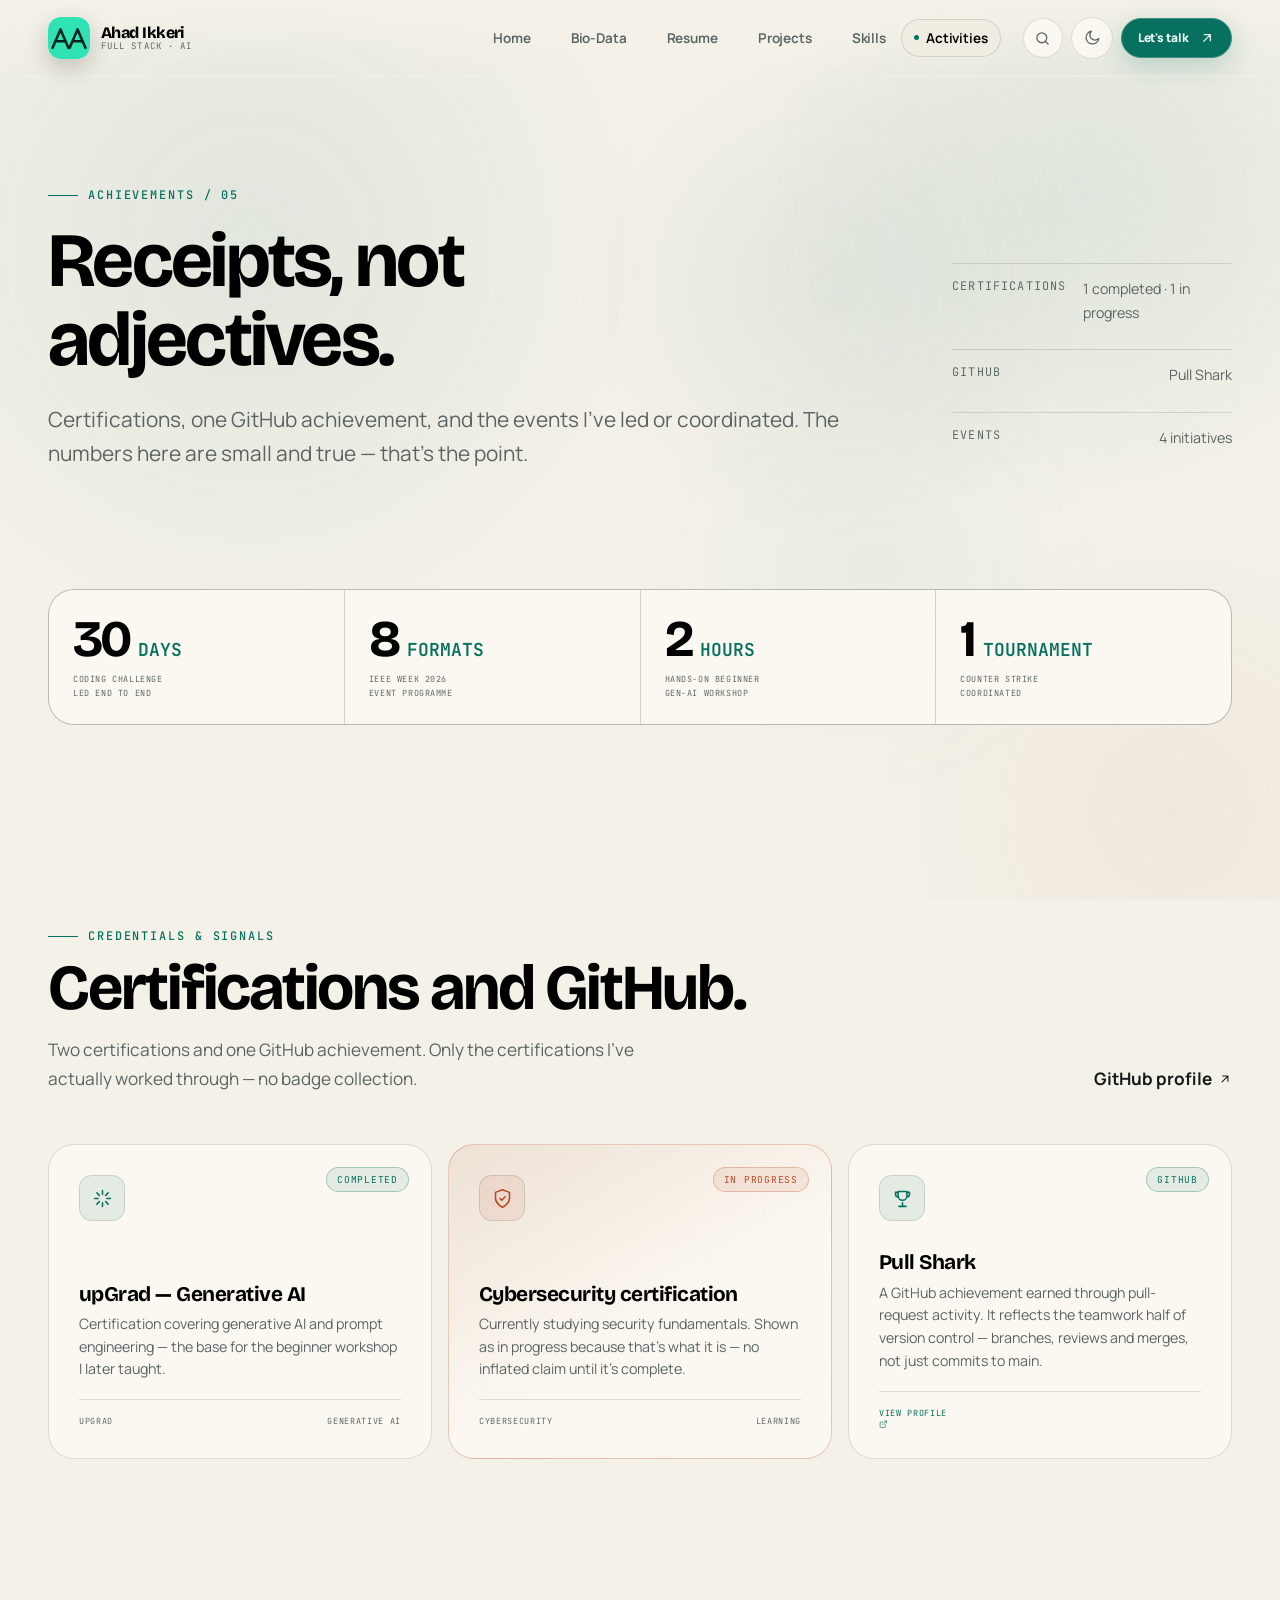
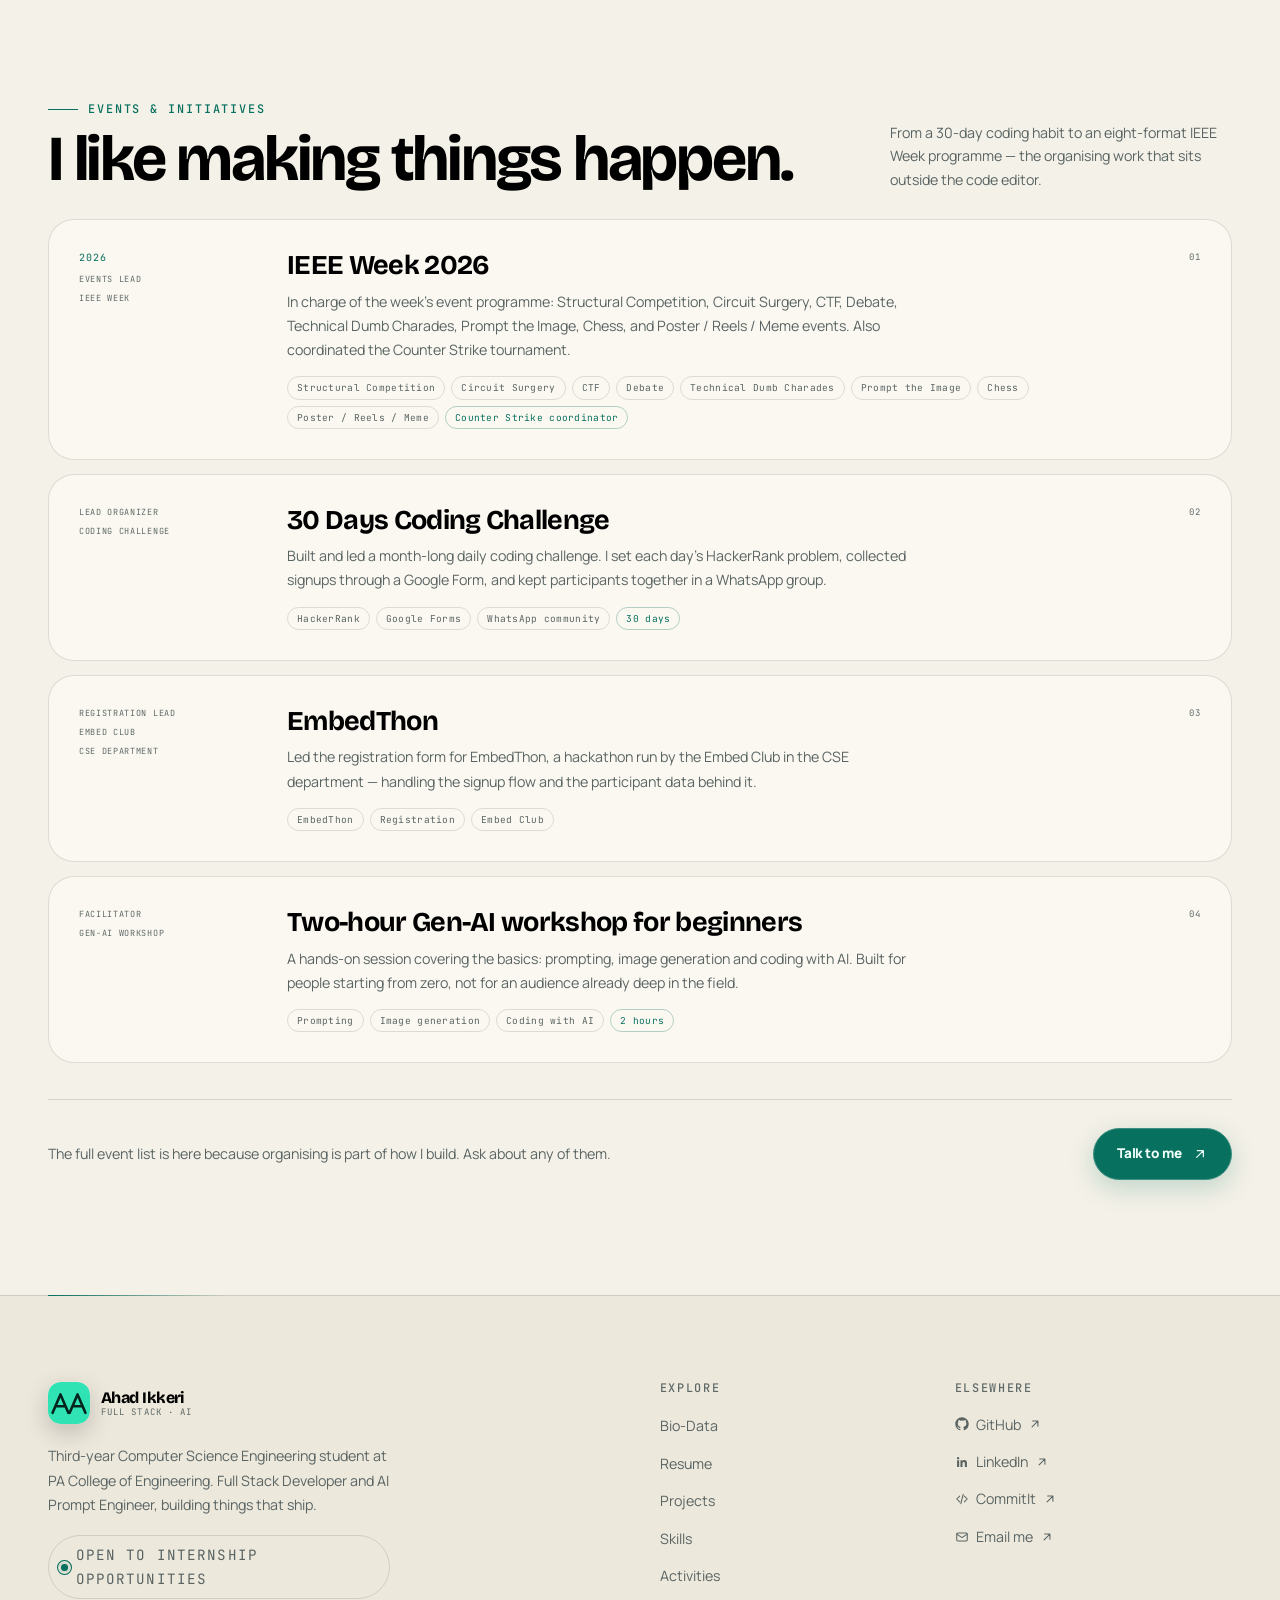
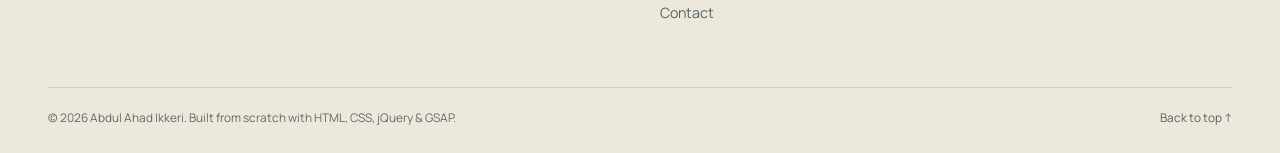
<file: achievements.html>
<!DOCTYPE html>
<html lang="en" data-theme="dark">
<head>
  <meta charset="utf-8">
  <meta name="viewport" content="width=device-width, initial-scale=1">
  <title>Achievements & Activities — Abdul Ahad Ikkeri</title>
  <meta name="description" content="Certifications, GitHub Pull Shark, the 30 Days Coding Challenge, IEEE Week 2026, EmbedThon and a beginner Gen-AI workshop — the activities behind the work.">
  <meta name="author" content="Abdul Ahad Ikkeri">
  <meta name="theme-color" content="#0b0e10">
  <meta name="color-scheme" content="dark light">
  <link rel="canonical" href="https://ahadikk.github.io/achievements.html">

  <meta property="og:type" content="website">
  <meta property="og:site_name" content="Abdul Ahad Ikkeri — Portfolio">
  <meta property="og:title" content="Achievements & Activities — Abdul Ahad Ikkeri">
  <meta property="og:description" content="Certifications, GitHub Pull Shark, the 30 Days Coding Challenge, IEEE Week 2026, EmbedThon and a beginner Gen-AI workshop — the activities behind the work.">
  <meta property="og:url" content="https://ahadikk.github.io/achievements.html">
  <meta property="og:image" content="https://ahadikk.github.io/og.png">
  <meta property="og:image:width" content="1200">
  <meta property="og:image:height" content="630">
  <meta property="og:image:alt" content="Abdul Ahad Ikkeri — Full Stack Developer and AI Prompt Engineer">
  <meta name="twitter:card" content="summary_large_image">
  <meta name="twitter:title" content="Achievements & Activities — Abdul Ahad Ikkeri">
  <meta name="twitter:description" content="Certifications, GitHub Pull Shark, the 30 Days Coding Challenge, IEEE Week 2026, EmbedThon and a beginner Gen-AI workshop — the activities behind the work.">
  <meta name="twitter:image" content="https://ahadikk.github.io/og.png">

  <link rel="icon" href="favicon.svg" type="image/svg+xml">
  <link rel="icon" href="assets/img/favicon-32.png" sizes="32x32" type="image/png">
  <link rel="apple-touch-icon" href="assets/img/apple-touch-icon.png">
  <link rel="manifest" href="site.webmanifest">

  <link rel="preload" href="assets/fonts/bricolage-grotesque.woff2" as="font" type="font/woff2" crossorigin>
  <link rel="preload" href="assets/fonts/manrope.woff2" as="font" type="font/woff2" crossorigin>
  <link rel="stylesheet" href="css/tokens.css">
  <link rel="stylesheet" href="css/base.css">
  <link rel="stylesheet" href="css/layout.css">
  <link rel="stylesheet" href="css/components.css">
  <link rel="stylesheet" href="css/pages.css">
  <link rel="stylesheet" href="css/animations.css">
  <link rel="stylesheet" href="css/print.css" media="print">

  <script>
    (function () {
      document.documentElement.classList.add("js");

      /* A direct open or refresh gets the full name + logo intro. The
         one-shot flag is only written when an internal page link is clicked,
         so internal navigation gets the logo-only version. */
      try {
        if (sessionStorage.getItem("aai-internal-nav") === "1") {
          document.documentElement.classList.add("is-internal-nav");
          sessionStorage.removeItem("aai-internal-nav");
        }
      } catch (error) { /* file:// or private mode */ }

      try {
        var stored = localStorage.getItem("aai-theme");
        var theme = stored || (window.matchMedia("(prefers-color-scheme: light)").matches ? "light" : "dark");
        document.documentElement.setAttribute("data-theme", theme);
        document.documentElement.style.colorScheme = theme;
        var meta = document.querySelector('meta[name="theme-color"]');
        if (meta) meta.setAttribute("content", theme === "light" ? "#f4f1e8" : "#0b0e10");
      } catch (error) { /* file:// or private mode */ }
    })();
  </script>

  <noscript>
    <style>
      .nav-toggle, .theme-toggle, .mobile-panel, .nav-scrim, .preloader,
      .page-transition, .cursor, .scroll-progress, .to-top, .js-only { display: none !important; }
      .primary-nav { display: block !important; }
      @media (max-width: 980px) {
        .nav-shell { height: auto; padding-top: 12px; padding-bottom: 12px; flex-wrap: wrap; }
        .nav-list { width: 100%; flex-wrap: wrap; justify-content: flex-start; }
      }
    </style>
  </noscript>
  
</head>

<body data-page="achievements">
  <a class="skip-link" href="#main">Skip to content</a>

  <div class="ambient" aria-hidden="true">
    <span class="ambient__orb ambient__orb--teal"></span>
    <span class="ambient__orb ambient__orb--ember"></span>
    <span class="ambient__orb ambient__orb--mint"></span>
    <span class="ambient__spot"></span>
  </div>

  <div class="preloader" aria-hidden="true">
    <div class="preloader__inner">
      <svg class="preloader__mark" viewBox="0 0 64 64" aria-hidden="true" focusable="false">
          <rect width="64" height="64" rx="18" fill="#30E3B4"/>
          <path d="M7 47 L19 19 L31 47" fill="none" stroke="#04251D" stroke-width="4" stroke-linecap="round" stroke-linejoin="round"/>
          <path d="M12.5 37 H25.5" fill="none" stroke="#04251D" stroke-width="4" stroke-linecap="round"/>
          <path d="M33 47 L45 19 L57 47" fill="none" stroke="#04251D" stroke-width="4" stroke-linecap="round" stroke-linejoin="round"/>
          <path d="M38.5 37 H51.5" fill="none" stroke="#04251D" stroke-width="4" stroke-linecap="round"/>
        </svg>
      <span class="preloader__word">Abdul Ahad Ikkeri</span>
      <span class="preloader__bar"><span></span></span>
    </div>
  </div>

  <div class="page-transition" aria-hidden="true">
    <svg class="page-transition__mark" viewBox="0 0 64 64" aria-hidden="true" focusable="false">
          <rect width="64" height="64" rx="18" fill="#30E3B4"/>
          <path d="M7 47 L19 19 L31 47" fill="none" stroke="#04251D" stroke-width="4" stroke-linecap="round" stroke-linejoin="round"/>
          <path d="M12.5 37 H25.5" fill="none" stroke="#04251D" stroke-width="4" stroke-linecap="round"/>
          <path d="M33 47 L45 19 L57 47" fill="none" stroke="#04251D" stroke-width="4" stroke-linecap="round" stroke-linejoin="round"/>
          <path d="M38.5 37 H51.5" fill="none" stroke="#04251D" stroke-width="4" stroke-linecap="round"/>
        </svg>
  </div>

  <div class="cursor cursor-dot" aria-hidden="true"></div>
  <div class="cursor cursor-ring" aria-hidden="true"></div>
  <div class="scroll-progress" aria-hidden="true"><span id="scroll-progress-bar"></span></div>

  <header class="site-header" id="site-header">
    <div class="nav-shell container">
      <a class="brand" href="index.html">
        <svg class="brand-mark" viewBox="0 0 64 64" aria-hidden="true" focusable="false">
          <rect width="64" height="64" rx="18" fill="#30E3B4"/>
          <path d="M7 47 L19 19 L31 47" fill="none" stroke="#04251D" stroke-width="4" stroke-linecap="round" stroke-linejoin="round"/>
          <path d="M12.5 37 H25.5" fill="none" stroke="#04251D" stroke-width="4" stroke-linecap="round"/>
          <path d="M33 47 L45 19 L57 47" fill="none" stroke="#04251D" stroke-width="4" stroke-linecap="round" stroke-linejoin="round"/>
          <path d="M38.5 37 H51.5" fill="none" stroke="#04251D" stroke-width="4" stroke-linecap="round"/>
        </svg>
        <span class="brand-copy">
          <span class="brand-name">Ahad Ikkeri</span>
          <span class="brand-role">Full Stack · AI</span>
        </span>
      </a>

      <nav class="primary-nav" aria-label="Primary">
        <ul class="nav-list" id="primary-nav-list">
          <li><a href="index.html">Home</a></li>
          <li><a href="about.html">Bio-Data</a></li>
          <li><a href="resume.html">Resume</a></li>
          <li><a href="projects.html">Projects</a></li>
          <li><a href="skills.html">Skills</a></li>
          <li><a href="achievements.html">Activities</a></li>
        </ul>
      </nav>

      <div class="nav-actions">
        <button class="icon-btn command-trigger" type="button" data-command-open aria-haspopup="dialog" aria-controls="command-palette" aria-keyshortcuts="Control+K Meta+K" aria-label="Quick jump (Ctrl K)" title="Quick jump (Ctrl K)">
          <svg class="icon" viewBox="0 0 24 24" fill="none" stroke="currentColor" stroke-width="1.8" stroke-linecap="round" stroke-linejoin="round" aria-hidden="true" focusable="false"><circle cx="11" cy="11" r="7"/><path d="m20 20-3.5-3.5"/></svg>
        </button>
        <button class="theme-toggle" type="button" data-theme-toggle aria-label="Switch to light theme">
          <svg class="icon icon-sun" viewBox="0 0 24 24" fill="none" stroke="currentColor" stroke-width="1.8" stroke-linecap="round" stroke-linejoin="round" aria-hidden="true" focusable="false"><circle cx="12" cy="12" r="4"/><path d="M12 2v2M12 20v2M4.93 4.93l1.42 1.42M17.66 17.66l1.41 1.41M2 12h2M20 12h2M4.93 19.07l1.42-1.42M17.66 6.34l1.41-1.41"/></svg>
          <svg class="icon icon-moon" viewBox="0 0 24 24" fill="none" stroke="currentColor" stroke-width="1.8" stroke-linecap="round" stroke-linejoin="round" aria-hidden="true" focusable="false"><path d="M21 12.8A8.5 8.5 0 1 1 11.2 3 6.6 6.6 0 0 0 21 12.8Z"/></svg>
        </button>
        <a class="btn btn--primary btn--sm nav-cta" href="contact.html" data-magnetic>
          Let's talk <svg class="icon icon-arrow" viewBox="0 0 24 24" fill="none" stroke="currentColor" stroke-width="1.8" stroke-linecap="round" stroke-linejoin="round" aria-hidden="true" focusable="false"><path d="M7 17 17 7M8 7h9v9"/></svg>
        </a>
        <button class="nav-toggle" type="button" aria-expanded="false" aria-controls="mobile-menu" aria-label="Open menu">
          <span class="nav-toggle__lines" aria-hidden="true"><span></span><span></span><span></span></span>
        </button>
      </div>
    </div>
  </header>

  <div class="nav-scrim" aria-hidden="true"></div>
  <div class="mobile-panel" id="mobile-menu">
    <div class="mobile-panel__inner">
      <div class="mobile-panel__content">
        <nav class="mobile-nav" aria-label="Mobile">
          <a href="index.html"><span>01</span>Home</a>
          <a href="about.html"><span>02</span>Bio-Data</a>
          <a href="resume.html"><span>03</span>Resume</a>
          <a href="projects.html"><span>04</span>Projects</a>
          <a href="skills.html"><span>05</span>Skills</a>
          <a href="achievements.html"><span>06</span>Activities</a>
          <a href="contact.html"><span>07</span>Contact</a>
        </nav>
        <div class="mobile-panel__foot">
          <a class="btn btn--primary btn--sm" href="contact.html">Start a conversation <svg class="icon icon-arrow" viewBox="0 0 24 24" fill="none" stroke="currentColor" stroke-width="1.8" stroke-linecap="round" stroke-linejoin="round" aria-hidden="true" focusable="false"><path d="M7 17 17 7M8 7h9v9"/></svg></a>
          <div class="mobile-panel__socials">
            <a class="icon-btn" data-link="github" href="https://github.com/AhadIKK" target="_blank" rel="noopener noreferrer" aria-label="GitHub"><svg class="icon" viewBox="0 0 24 24" fill="currentColor" aria-hidden="true" focusable="false"><path d="M12 .5C5.65.5.5 5.65.5 12c0 5.08 3.29 9.39 7.86 10.91.58.1.79-.25.79-.56v-2.17c-3.2.7-3.87-1.36-3.87-1.36-.52-1.33-1.28-1.68-1.28-1.68-1.05-.72.08-.7.08-.7 1.16.08 1.77 1.19 1.77 1.19 1.03 1.77 2.7 1.26 3.36.96.1-.75.4-1.26.73-1.55-2.55-.29-5.23-1.28-5.23-5.7 0-1.26.45-2.29 1.19-3.1-.12-.29-.52-1.46.11-3.05 0 0 .97-.31 3.18 1.18a11.1 11.1 0 0 1 5.8 0c2.2-1.49 3.17-1.18 3.17-1.18.63 1.59.23 2.76.11 3.05.74.81 1.19 1.84 1.19 3.1 0 4.43-2.69 5.41-5.25 5.69.41.35.77 1.04.77 2.1v3.11c0 .31.21.67.8.56A11.5 11.5 0 0 0 23.5 12C23.5 5.65 18.35.5 12 .5Z"/></svg></a>
            <a class="icon-btn" data-link="linkedin" href="https://www.linkedin.com/in/abdul-ahad-ikkeri-938421385/" target="_blank" rel="noopener noreferrer" aria-label="LinkedIn"><svg class="icon" viewBox="0 0 24 24" fill="currentColor" aria-hidden="true" focusable="false"><path d="M20.45 20.45h-3.56v-5.57c0-1.33-.02-3.04-1.85-3.04-1.85 0-2.14 1.45-2.14 2.94v5.67H9.34V9h3.42v1.56h.05c.48-.9 1.64-1.85 3.37-1.85 3.6 0 4.27 2.37 4.27 5.45v6.29ZM5.34 7.43a2.07 2.07 0 1 1 0-4.14 2.07 2.07 0 0 1 0 4.14ZM7.12 20.45H3.55V9h3.57v11.45Z"/></svg></a>
          </div>
        </div>
      </div>
    </div>
  </div>

  <dialog class="command-dialog" id="command-palette" aria-labelledby="command-title">
    <div class="command-shell">
      <div class="command-search">
        <svg class="icon" viewBox="0 0 24 24" fill="none" stroke="currentColor" stroke-width="1.8" stroke-linecap="round" stroke-linejoin="round" aria-hidden="true" focusable="false"><circle cx="11" cy="11" r="7"/><path d="m20 20-3.5-3.5"/></svg>
        <label class="sr-only" for="command-input">Search pages and actions</label>
        <input id="command-input" type="text" placeholder="Quick jump to a page or action…" autocomplete="off" spellcheck="false" aria-controls="command-list">
        <button class="command-close" type="button" data-command-close aria-label="Close quick jump"><svg class="icon" viewBox="0 0 24 24" fill="none" stroke="currentColor" stroke-width="1.8" stroke-linecap="round" stroke-linejoin="round" aria-hidden="true" focusable="false"><path d="M6 6l12 12M18 6 6 18"/></svg></button>
      </div>
      <h2 class="command-title" id="command-title">Quick jump</h2>
      <div class="command-list" id="command-list">
        
      <a class="command-item" href="index.html" data-command data-keywords="home start overview index">
        <span class="command-item__icon"><svg class="icon" viewBox="0 0 24 24" fill="none" stroke="currentColor" stroke-width="1.8" stroke-linecap="round" stroke-linejoin="round" aria-hidden="true" focusable="false"><path d="m3 11 9-8 9 8"/><path d="M5 10v10h14V10"/></svg></span>
        <span class="command-item__copy"><strong>Home</strong><small>Overview and featured work</small></span>
        <span class="command-item__type">Page</span>
      </a>
      <a class="command-item" href="about.html" data-command data-keywords="bio data about profile story education">
        <span class="command-item__icon"><svg class="icon" viewBox="0 0 24 24" fill="none" stroke="currentColor" stroke-width="1.8" stroke-linecap="round" stroke-linejoin="round" aria-hidden="true" focusable="false"><circle cx="12" cy="8" r="4"/><path d="M4 21a8 8 0 0 1 16 0"/></svg></span>
        <span class="command-item__copy"><strong>Bio-Data</strong><small>Formal record, story and timeline</small></span>
        <span class="command-item__type">Page</span>
      </a>
      <a class="command-item" href="resume.html" data-command data-keywords="resume cv print pdf ats">
        <span class="command-item__icon"><svg class="icon" viewBox="0 0 24 24" fill="none" stroke="currentColor" stroke-width="1.8" stroke-linecap="round" stroke-linejoin="round" aria-hidden="true" focusable="false"><path d="M14 2H6a2 2 0 0 0-2 2v16a2 2 0 0 0 2 2h12a2 2 0 0 0 2-2V8Z"/><path d="M14 2v6h6M8 13h8M8 17h8"/></svg></span>
        <span class="command-item__copy"><strong>Resume</strong><small>On-screen ATS resume and print view</small></span>
        <span class="command-item__type">Page</span>
      </a>
      <a class="command-item" href="projects.html" data-command data-keywords="projects work case studies commitit syncura drone">
        <span class="command-item__icon"><svg class="icon" viewBox="0 0 24 24" fill="none" stroke="currentColor" stroke-width="1.8" stroke-linecap="round" stroke-linejoin="round" aria-hidden="true" focusable="false"><path d="m12 2 9 5-9 5-9-5 9-5Z"/><path d="m3 12 9 5 9-5M3 17l9 5 9-5"/></svg></span>
        <span class="command-item__copy"><strong>Projects</strong><small>CommitIt, Syncura and the drone</small></span>
        <span class="command-item__type">Page</span>
      </a>
      <a class="command-item" href="skills.html" data-command data-keywords="skills toolkit stack frontend ai tools">
        <span class="command-item__icon"><svg class="icon" viewBox="0 0 24 24" fill="none" stroke="currentColor" stroke-width="1.8" stroke-linecap="round" stroke-linejoin="round" aria-hidden="true" focusable="false"><path d="m4 17 6-6-6-6M12 19h8"/></svg></span>
        <span class="command-item__copy"><strong>Skills</strong><small>Evidence-based toolkit</small></span>
        <span class="command-item__type">Page</span>
      </a>
      <a class="command-item" href="achievements.html" data-command data-keywords="activities achievements events certifications ieee embedthon workshop">
        <span class="command-item__icon"><svg class="icon" viewBox="0 0 24 24" fill="none" stroke="currentColor" stroke-width="1.8" stroke-linecap="round" stroke-linejoin="round" aria-hidden="true" focusable="false"><rect x="3" y="4" width="18" height="17" rx="2"/><path d="M16 2v4M8 2v4M3 10h18"/></svg></span>
        <span class="command-item__copy"><strong>Activities</strong><small>Certifications, events and leadership</small></span>
        <span class="command-item__type">Page</span>
      </a>
      <a class="command-item" href="contact.html" data-command data-keywords="contact email message linkedin form">
        <span class="command-item__icon"><svg class="icon" viewBox="0 0 24 24" fill="none" stroke="currentColor" stroke-width="1.8" stroke-linecap="round" stroke-linejoin="round" aria-hidden="true" focusable="false"><rect x="3" y="5" width="18" height="14" rx="2"/><path d="m3 7 9 6 9-6"/></svg></span>
        <span class="command-item__copy"><strong>Contact</strong><small>Send a message or copy the email</small></span>
        <span class="command-item__type">Page</span>
      </a>
      <button class="command-item" type="button" data-command data-action="resume" data-keywords="download resume cv pdf file">
        <span class="command-item__icon"><svg class="icon" viewBox="0 0 24 24" fill="none" stroke="currentColor" stroke-width="1.8" stroke-linecap="round" stroke-linejoin="round" aria-hidden="true" focusable="false"><path d="M12 3v12M7 10l5 5 5-5M4 21h16"/></svg></span>
        <span class="command-item__copy"><strong>Download resume</strong><small>Open the one-page PDF</small></span>
        <span class="command-item__type">Action</span>
      </button>
      <button class="command-item" type="button" data-command data-action="theme" data-keywords="theme dark light toggle appearance">
        <span class="command-item__icon"><svg class="icon" viewBox="0 0 24 24" fill="none" stroke="currentColor" stroke-width="1.8" stroke-linecap="round" stroke-linejoin="round" aria-hidden="true" focusable="false"><circle cx="12" cy="12" r="4"/><path d="M12 2v2M12 20v2M4.93 4.93l1.42 1.42M17.66 17.66l1.41 1.41M2 12h2M20 12h2M4.93 19.07l1.42-1.42M17.66 6.34l1.41-1.41"/></svg></span>
        <span class="command-item__copy"><strong>Toggle theme</strong><small>Switch between dark and light</small></span>
        <span class="command-item__type">Action</span>
      </button>
      <button class="command-item" type="button" data-command data-action="copy" data-keywords="copy email address mail">
        <span class="command-item__icon"><svg class="icon" viewBox="0 0 24 24" fill="none" stroke="currentColor" stroke-width="1.8" stroke-linecap="round" stroke-linejoin="round" aria-hidden="true" focusable="false"><rect x="9" y="9" width="13" height="13" rx="2"/><path d="M5 15H4a2 2 0 0 1-2-2V4a2 2 0 0 1 2-2h9a2 2 0 0 1 2 2v1"/></svg></span>
        <span class="command-item__copy"><strong>Copy email</strong><small>Put the address on the clipboard</small></span>
        <span class="command-item__type">Action</span>
      </button>
      <a class="command-item" href="https://github.com/AhadIKK" target="_blank" rel="noopener noreferrer" data-command data-keywords="github code repository">
        <span class="command-item__icon"><svg class="icon" viewBox="0 0 24 24" fill="currentColor" aria-hidden="true" focusable="false"><path d="M12 .5C5.65.5.5 5.65.5 12c0 5.08 3.29 9.39 7.86 10.91.58.1.79-.25.79-.56v-2.17c-3.2.7-3.87-1.36-3.87-1.36-.52-1.33-1.28-1.68-1.28-1.68-1.05-.72.08-.7.08-.7 1.16.08 1.77 1.19 1.77 1.19 1.03 1.77 2.7 1.26 3.36.96.1-.75.4-1.26.73-1.55-2.55-.29-5.23-1.28-5.23-5.7 0-1.26.45-2.29 1.19-3.1-.12-.29-.52-1.46.11-3.05 0 0 .97-.31 3.18 1.18a11.1 11.1 0 0 1 5.8 0c2.2-1.49 3.17-1.18 3.17-1.18.63 1.59.23 2.76.11 3.05.74.81 1.19 1.84 1.19 3.1 0 4.43-2.69 5.41-5.25 5.69.41.35.77 1.04.77 2.1v3.11c0 .31.21.67.8.56A11.5 11.5 0 0 0 23.5 12C23.5 5.65 18.35.5 12 .5Z"/></svg></span>
        <span class="command-item__copy"><strong>GitHub</strong><small>github.com/AhadIKK</small></span>
        <span class="command-item__type">External</span>
      </a>
      <a class="command-item" href="https://www.linkedin.com/in/abdul-ahad-ikkeri-938421385/" target="_blank" rel="noopener noreferrer" data-command data-keywords="linkedin profile network">
        <span class="command-item__icon"><svg class="icon" viewBox="0 0 24 24" fill="currentColor" aria-hidden="true" focusable="false"><path d="M20.45 20.45h-3.56v-5.57c0-1.33-.02-3.04-1.85-3.04-1.85 0-2.14 1.45-2.14 2.94v5.67H9.34V9h3.42v1.56h.05c.48-.9 1.64-1.85 3.37-1.85 3.6 0 4.27 2.37 4.27 5.45v6.29ZM5.34 7.43a2.07 2.07 0 1 1 0-4.14 2.07 2.07 0 0 1 0 4.14ZM7.12 20.45H3.55V9h3.57v11.45Z"/></svg></span>
        <span class="command-item__copy"><strong>LinkedIn</strong><small>abdul-ahad-ikkeri</small></span>
        <span class="command-item__type">External</span>
      </a>
      </div>
      <p class="command-empty" id="command-empty" hidden>No matches. Try “resume”, “projects” or “contact”.</p>
      <div class="command-foot">
        <span><kbd>↑</kbd><kbd>↓</kbd> navigate</span>
        <span><kbd>↵</kbd> open</span>
        <span><kbd>Esc</kbd> close</span>
        <span><kbd>Ctrl</kbd><kbd>K</kbd> toggle</span>
      </div>
    </div>
  </dialog>

  <main id="main" tabindex="-1">
    <section class="page-hero achievements-hero" aria-labelledby="page-title">
      <div class="container">
        <div class="page-hero__grid">
          <div>
            <span class="eyebrow">Achievements / 05</span>
            <h1 id="page-title">Receipts, not adjectives.</h1>
            <p class="page-hero__copy">Certifications, one GitHub achievement, and the events I've led or coordinated. The numbers here are small and true — that's the point.</p>
          </div>
          <div class="page-hero__aside">
            <div class="page-meta"><span>Certifications</span><span>1 completed · 1 in progress</span></div>
            <div class="page-meta"><span>GitHub</span><span>Pull Shark</span></div>
            <div class="page-meta"><span>Events</span><span>4 initiatives</span></div>
          </div>
        </div>
      </div>
    </section>

    <section class="section--tight" aria-labelledby="impact-title">
      <div class="container">
        <h2 class="sr-only" id="impact-title">Impact in numbers</h2>
        <div class="impact-band" data-reveal>
          <div class="impact-item"><div class="impact-item__num">30 <span>DAYS</span></div><p>Coding challenge<br>led end to end</p></div>
          <div class="impact-item"><div class="impact-item__num">8 <span>FORMATS</span></div><p>IEEE Week 2026<br>event programme</p></div>
          <div class="impact-item"><div class="impact-item__num">2 <span>HOURS</span></div><p>Hands-on beginner<br>Gen-AI workshop</p></div>
          <div class="impact-item"><div class="impact-item__num">1 <span>TOURNAMENT</span></div><p>Counter Strike<br>coordinated</p></div>
        </div>
      </div>
    </section>

    <section class="section" aria-labelledby="credentials-title">
      <div class="container">
        <div class="section-head" data-reveal>
          <div class="section-head__copy">
            <span class="eyebrow">Credentials &amp; signals</span>
            <h2 class="section-title" id="credentials-title">Certifications and GitHub.</h2>
            <p>Two certifications and one GitHub achievement. Only the certifications I've actually worked through — no badge collection.</p>
          </div>
          <a class="link-sweep" data-link="github" href="https://github.com/AhadIKK" target="_blank" rel="noopener noreferrer">GitHub profile <svg class="icon" viewBox="0 0 24 24" fill="none" stroke="currentColor" stroke-width="1.8" stroke-linecap="round" stroke-linejoin="round" aria-hidden="true" focusable="false"><path d="M7 17 17 7M8 7h9v9"/></svg></a>
        </div>

        <div class="cert-grid">
          <article class="cert-card" data-reveal>
            <span class="cert-card__mark"><svg class="icon" viewBox="0 0 24 24" fill="none" stroke="currentColor" stroke-width="1.8" stroke-linecap="round" stroke-linejoin="round" aria-hidden="true" focusable="false"><path d="M12 3v4M12 17v4M3 12h4M17 12h4M5.6 5.6l2.8 2.8M15.6 15.6l2.8 2.8M18.4 5.6l-2.8 2.8M8.4 15.6l-2.8 2.8"/></svg></span>
            <span class="badge badge--accent cert-card__badge">Completed</span>
            <h3>upGrad — Generative AI</h3>
            <p>Certification covering generative AI and prompt engineering — the base for the beginner workshop I later taught.</p>
            <div class="cert-card__foot"><span>upGrad</span><span>Generative AI</span></div>
          </article>

          <article class="cert-card cert-card--progress" data-reveal>
            <span class="cert-card__mark"><svg class="icon" viewBox="0 0 24 24" fill="none" stroke="currentColor" stroke-width="1.8" stroke-linecap="round" stroke-linejoin="round" aria-hidden="true" focusable="false"><path d="M12 22s8-4 8-10V5l-8-3-8 3v7c0 6 8 10 8 10Z"/><path d="m9 12 2 2 4-4"/></svg></span>
            <span class="badge badge--ember cert-card__badge">In progress</span>
            <h3>Cybersecurity certification</h3>
            <p>Currently studying security fundamentals. Shown as in progress because that's what it is — no inflated claim until it's complete.</p>
            <div class="cert-card__foot"><span>Cybersecurity</span><span>Learning</span></div>
          </article>

          <article class="cert-card" data-reveal>
            <span class="cert-card__mark"><svg class="icon" viewBox="0 0 24 24" fill="none" stroke="currentColor" stroke-width="1.8" stroke-linecap="round" stroke-linejoin="round" aria-hidden="true" focusable="false"><path d="M8 21h8M12 17v4M7 4h10v5a5 5 0 0 1-10 0V4Z"/><path d="M7 5H4v2a3 3 0 0 0 3 3M17 5h3v2a3 3 0 0 1-3 3"/></svg></span>
            <span class="badge badge--accent cert-card__badge">GitHub</span>
            <h3>Pull Shark</h3>
            <p>A GitHub achievement earned through pull-request activity. It reflects the teamwork half of version control — branches, reviews and merges, not just commits to main.</p>
            <div class="cert-card__foot"><a data-link="github" href="https://github.com/AhadIKK" target="_blank" rel="noopener noreferrer">View profile <svg class="icon" viewBox="0 0 24 24" fill="none" stroke="currentColor" stroke-width="1.8" stroke-linecap="round" stroke-linejoin="round" aria-hidden="true" focusable="false"><path d="M18 13v6a2 2 0 0 1-2 2H5a2 2 0 0 1-2-2V8a2 2 0 0 1 2-2h6"/><path d="M15 3h6v6"/><path d="M10 14 21 3"/></svg></a></div>
          </article>
        </div>
      </div>
    </section>

    <section class="section" aria-labelledby="events-title">
      <div class="container">
        <div class="section-subhead" data-reveal>
          <div>
            <span class="eyebrow">Events &amp; initiatives</span>
            <h2 id="events-title">I like making things happen.</h2>
          </div>
          <p>From a 30-day coding habit to an eight-format IEEE Week programme — the organising work that sits outside the code editor.</p>
        </div>

        <div class="events-list">
          <article class="event-card" data-reveal>
            <div class="event-card__meta">
              <time datetime="2026">2026</time>
              <span>Events lead</span>
              <span>IEEE Week</span>
            </div>
            <div>
              <h3>IEEE Week 2026</h3>
              <p>In charge of the week's event programme: Structural Competition, Circuit Surgery, CTF, Debate, Technical Dumb Charades, Prompt the Image, Chess, and Poster / Reels / Meme events. Also coordinated the Counter Strike tournament.</p>
              <div class="tag-row event-card__tags">
                <span class="tag">Structural Competition</span>
                <span class="tag">Circuit Surgery</span>
                <span class="tag">CTF</span>
                <span class="tag">Debate</span>
                <span class="tag">Technical Dumb Charades</span>
                <span class="tag">Prompt the Image</span>
                <span class="tag">Chess</span>
                <span class="tag">Poster / Reels / Meme</span>
                <span class="tag tag--accent">Counter Strike coordinator</span>
              </div>
            </div>
            <span class="event-card__index">01</span>
          </article>

          <article class="event-card" data-reveal>
            <div class="event-card__meta">
              <span>Lead organizer</span>
              <span>Coding challenge</span>
            </div>
            <div>
              <h3>30 Days Coding Challenge</h3>
              <p>Built and led a month-long daily coding challenge. I set each day's HackerRank problem, collected signups through a Google Form, and kept participants together in a WhatsApp group.</p>
              <div class="tag-row event-card__tags">
                <span class="tag">HackerRank</span>
                <span class="tag">Google Forms</span>
                <span class="tag">WhatsApp community</span>
                <span class="tag tag--accent">30 days</span>
              </div>
            </div>
            <span class="event-card__index">02</span>
          </article>

          <article class="event-card" data-reveal>
            <div class="event-card__meta">
              <span>Registration lead</span>
              <span>Embed Club</span>
              <span>CSE department</span>
            </div>
            <div>
              <h3>EmbedThon</h3>
              <p>Led the registration form for EmbedThon, a hackathon run by the Embed Club in the CSE department — handling the signup flow and the participant data behind it.</p>
              <div class="tag-row event-card__tags">
                <span class="tag">EmbedThon</span>
                <span class="tag">Registration</span>
                <span class="tag">Embed Club</span>
              </div>
            </div>
            <span class="event-card__index">03</span>
          </article>

          <article class="event-card" data-reveal>
            <div class="event-card__meta">
              <span>Facilitator</span>
              <span>Gen-AI workshop</span>
            </div>
            <div>
              <h3>Two-hour Gen-AI workshop for beginners</h3>
              <p>A hands-on session covering the basics: prompting, image generation and coding with AI. Built for people starting from zero, not for an audience already deep in the field.</p>
              <div class="tag-row event-card__tags">
                <span class="tag">Prompting</span>
                <span class="tag">Image generation</span>
                <span class="tag">Coding with AI</span>
                <span class="tag tag--accent">2 hours</span>
              </div>
            </div>
            <span class="event-card__index">04</span>
          </article>
        </div>

        <div class="achievement-cta">
          <p>The full event list is here because organising is part of how I build. Ask about any of them.</p>
          <a class="btn btn--primary" href="contact.html"><span class="btn__label">Talk to me</span> <svg class="icon" viewBox="0 0 24 24" fill="none" stroke="currentColor" stroke-width="1.8" stroke-linecap="round" stroke-linejoin="round" aria-hidden="true" focusable="false"><path d="M7 17 17 7M8 7h9v9"/></svg></a>
        </div>
      </div>
    </section>

  </main>

  <footer class="site-footer">
    <div class="container footer-grid">
      <div class="footer-brand">
        <a class="brand" href="index.html">
          <svg class="brand-mark" viewBox="0 0 64 64" aria-hidden="true" focusable="false">
          <rect width="64" height="64" rx="18" fill="#30E3B4"/>
          <path d="M7 47 L19 19 L31 47" fill="none" stroke="#04251D" stroke-width="4" stroke-linecap="round" stroke-linejoin="round"/>
          <path d="M12.5 37 H25.5" fill="none" stroke="#04251D" stroke-width="4" stroke-linecap="round"/>
          <path d="M33 47 L45 19 L57 47" fill="none" stroke="#04251D" stroke-width="4" stroke-linecap="round" stroke-linejoin="round"/>
          <path d="M38.5 37 H51.5" fill="none" stroke="#04251D" stroke-width="4" stroke-linecap="round"/>
        </svg>
          <span class="brand-copy">
            <span class="brand-name">Ahad Ikkeri</span>
            <span class="brand-role">Full Stack · AI</span>
          </span>
        </a>
        <p>Third-year Computer Science Engineering student at PA College of Engineering. Full Stack Developer and AI Prompt Engineer, building things that ship.</p>
        <p class="footer-status"><span class="status-dot" aria-hidden="true"></span> Open to internship opportunities</p>
      </div>
      <nav aria-label="Footer">
        <h2 class="footer-title">Explore</h2>
        <ul class="footer-links">
          <li><a href="about.html">Bio-Data</a></li>
          <li><a href="resume.html">Resume</a></li>
          <li><a href="projects.html">Projects</a></li>
          <li><a href="skills.html">Skills</a></li>
          <li><a href="achievements.html">Activities</a></li>
          <li><a href="contact.html">Contact</a></li>
        </ul>
      </nav>
      <div>
        <h2 class="footer-title">Elsewhere</h2>
        <ul class="footer-links">
          <li><a data-link="github" href="https://github.com/AhadIKK" target="_blank" rel="noopener noreferrer"><svg class="icon" viewBox="0 0 24 24" fill="currentColor" aria-hidden="true" focusable="false"><path d="M12 .5C5.65.5.5 5.65.5 12c0 5.08 3.29 9.39 7.86 10.91.58.1.79-.25.79-.56v-2.17c-3.2.7-3.87-1.36-3.87-1.36-.52-1.33-1.28-1.68-1.28-1.68-1.05-.72.08-.7.08-.7 1.16.08 1.77 1.19 1.77 1.19 1.03 1.77 2.7 1.26 3.36.96.1-.75.4-1.26.73-1.55-2.55-.29-5.23-1.28-5.23-5.7 0-1.26.45-2.29 1.19-3.1-.12-.29-.52-1.46.11-3.05 0 0 .97-.31 3.18 1.18a11.1 11.1 0 0 1 5.8 0c2.2-1.49 3.17-1.18 3.17-1.18.63 1.59.23 2.76.11 3.05.74.81 1.19 1.84 1.19 3.1 0 4.43-2.69 5.41-5.25 5.69.41.35.77 1.04.77 2.1v3.11c0 .31.21.67.8.56A11.5 11.5 0 0 0 23.5 12C23.5 5.65 18.35.5 12 .5Z"/></svg> GitHub <svg class="icon" viewBox="0 0 24 24" fill="none" stroke="currentColor" stroke-width="1.8" stroke-linecap="round" stroke-linejoin="round" aria-hidden="true" focusable="false"><path d="M7 17 17 7M8 7h9v9"/></svg></a></li>
          <li><a data-link="linkedin" href="https://www.linkedin.com/in/abdul-ahad-ikkeri-938421385/" target="_blank" rel="noopener noreferrer"><svg class="icon" viewBox="0 0 24 24" fill="currentColor" aria-hidden="true" focusable="false"><path d="M20.45 20.45h-3.56v-5.57c0-1.33-.02-3.04-1.85-3.04-1.85 0-2.14 1.45-2.14 2.94v5.67H9.34V9h3.42v1.56h.05c.48-.9 1.64-1.85 3.37-1.85 3.6 0 4.27 2.37 4.27 5.45v6.29ZM5.34 7.43a2.07 2.07 0 1 1 0-4.14 2.07 2.07 0 0 1 0 4.14ZM7.12 20.45H3.55V9h3.57v11.45Z"/></svg> LinkedIn <svg class="icon" viewBox="0 0 24 24" fill="none" stroke="currentColor" stroke-width="1.8" stroke-linecap="round" stroke-linejoin="round" aria-hidden="true" focusable="false"><path d="M7 17 17 7M8 7h9v9"/></svg></a></li>
          <li><a data-link="commitit" href="https://github.com/AhadIKK/CommitIt" target="_blank" rel="noopener noreferrer"><svg class="icon" viewBox="0 0 24 24" fill="none" stroke="currentColor" stroke-width="1.8" stroke-linecap="round" stroke-linejoin="round" aria-hidden="true" focusable="false"><path d="m8 7-5 5 5 5M16 7l5 5-5 5M14 4l-4 16"/></svg> CommitIt <svg class="icon" viewBox="0 0 24 24" fill="none" stroke="currentColor" stroke-width="1.8" stroke-linecap="round" stroke-linejoin="round" aria-hidden="true" focusable="false"><path d="M7 17 17 7M8 7h9v9"/></svg></a></li>
          <li><a href="contact.html"><svg class="icon" viewBox="0 0 24 24" fill="none" stroke="currentColor" stroke-width="1.8" stroke-linecap="round" stroke-linejoin="round" aria-hidden="true" focusable="false"><rect x="3" y="5" width="18" height="14" rx="2"/><path d="m3 7 9 6 9-6"/></svg> Email me <svg class="icon" viewBox="0 0 24 24" fill="none" stroke="currentColor" stroke-width="1.8" stroke-linecap="round" stroke-linejoin="round" aria-hidden="true" focusable="false"><path d="M7 17 17 7M8 7h9v9"/></svg></a></li>
        </ul>
      </div>
    </div>
    <div class="container footer-bottom">
      <p>© <time data-year datetime="2026">2026</time> Abdul Ahad Ikkeri. Built from scratch with HTML, CSS, jQuery &amp; GSAP.</p>
      <a href="#main">Back to top ↑</a>
    </div>
  </footer>

  <button class="to-top" type="button" aria-label="Back to top"><svg class="icon" viewBox="0 0 24 24" fill="none" stroke="currentColor" stroke-width="1.8" stroke-linecap="round" stroke-linejoin="round" aria-hidden="true" focusable="false"><path d="M12 19V5M6 11l6-6 6 6"/></svg></button>
  <div class="toast" id="toast" role="status" aria-live="polite"></div>

  <script src="data/profile.js" defer></script>
  <script src="js/profile-render.js" defer></script>
  <script src="js/vendor/jquery.min.js" defer></script>
  <script src="js/vendor/gsap.min.js" defer></script>
  <script src="js/vendor/ScrollTrigger.min.js" defer></script>
  <script src="js/ui.js" defer></script>
  <script src="js/animations.js" defer></script>
  
</body>
</html>
</file>
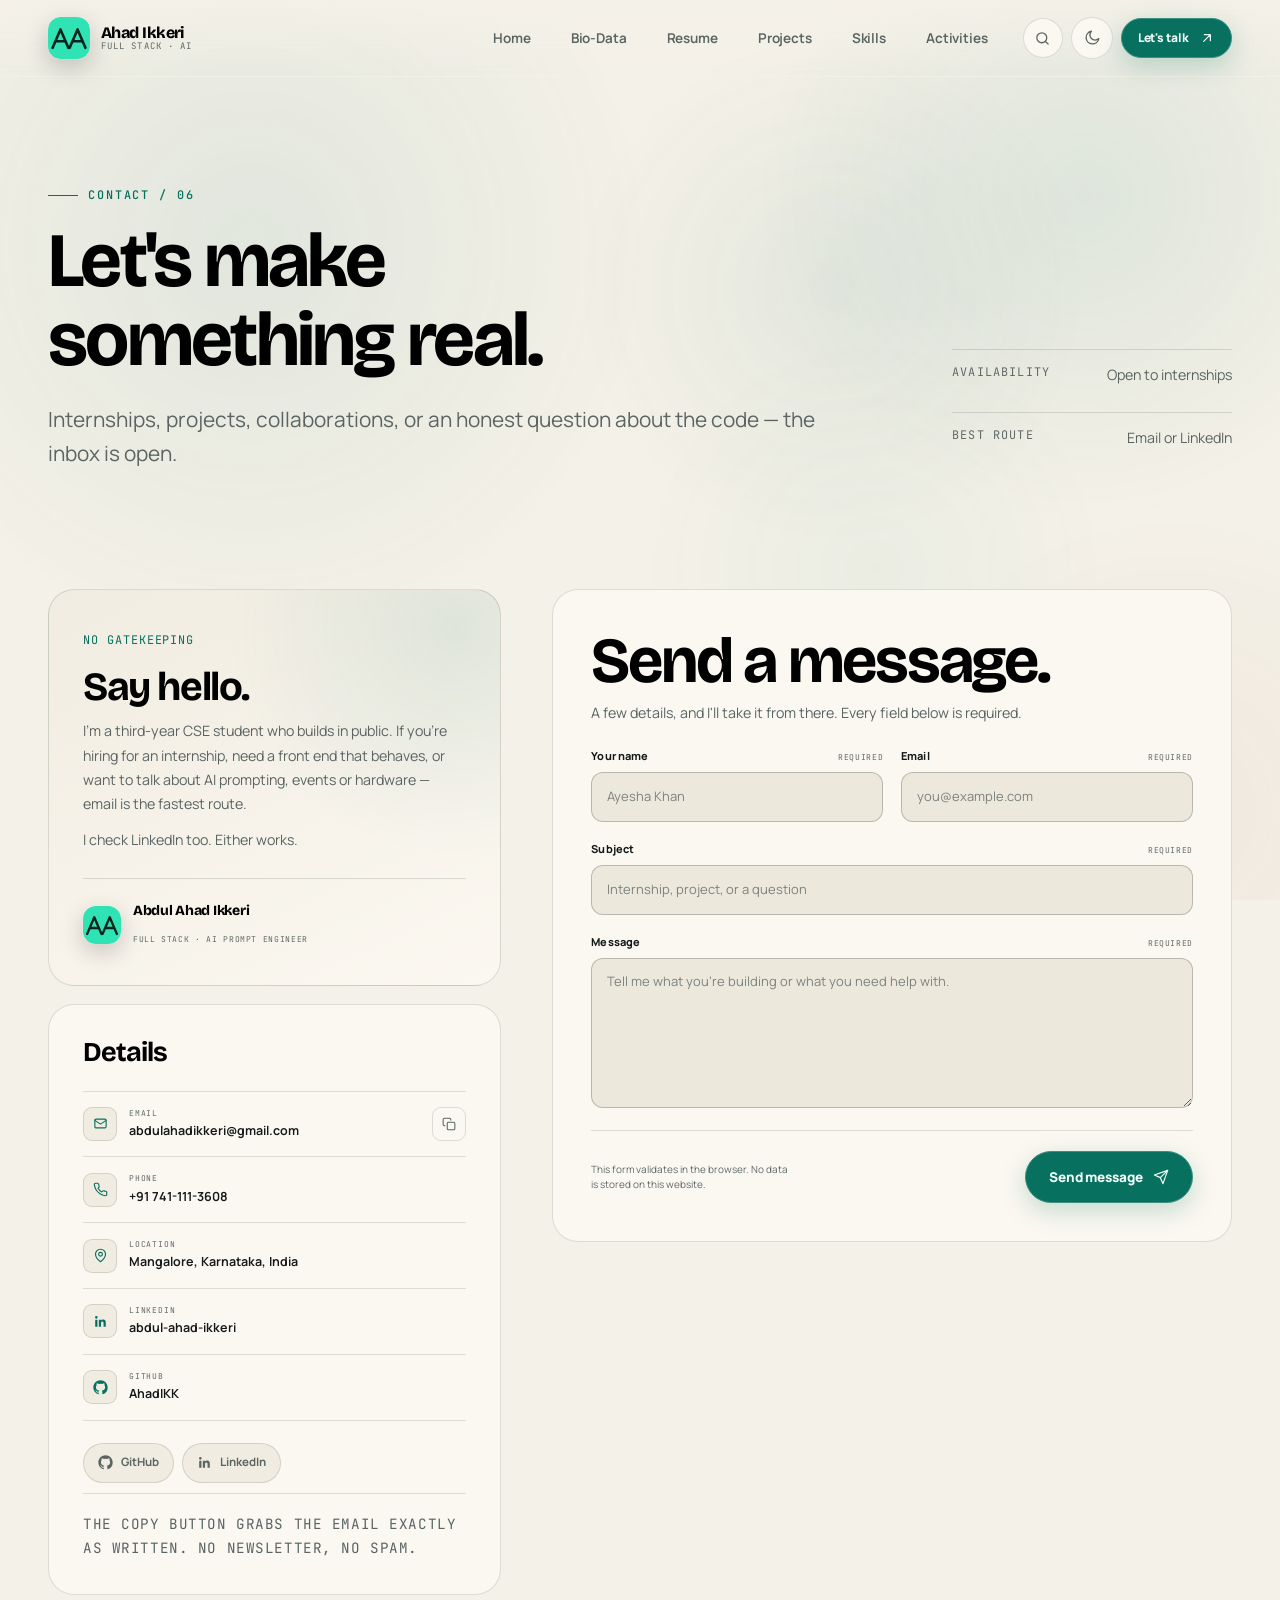
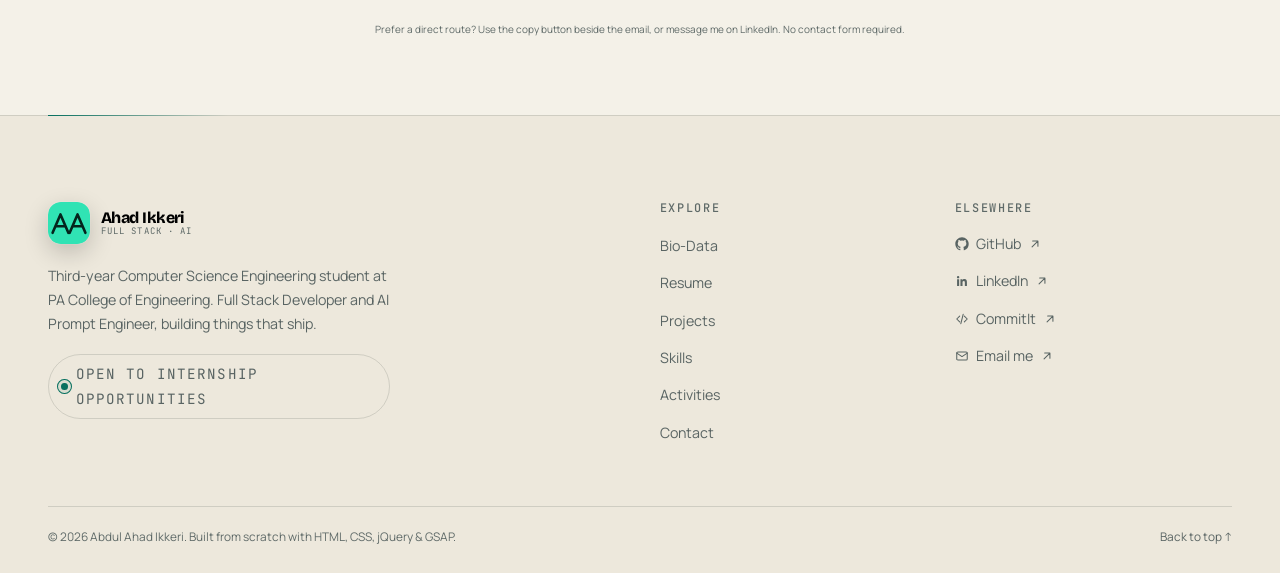
<file: contact.html>
<!DOCTYPE html>
<html lang="en" data-theme="dark">
<head>
  <meta charset="utf-8">
  <meta name="viewport" content="width=device-width, initial-scale=1">
  <title>Contact — Abdul Ahad Ikkeri</title>
  <meta name="description" content="Get in touch with Abdul Ahad Ikkeri, a third-year Computer Science Engineering student open to internship opportunities, projects and collaborations.">
  <meta name="author" content="Abdul Ahad Ikkeri">
  <meta name="theme-color" content="#0b0e10">
  <meta name="color-scheme" content="dark light">
  <link rel="canonical" href="https://ahadikk.github.io/contact.html">

  <meta property="og:type" content="website">
  <meta property="og:site_name" content="Abdul Ahad Ikkeri — Portfolio">
  <meta property="og:title" content="Contact — Abdul Ahad Ikkeri">
  <meta property="og:description" content="Get in touch with Abdul Ahad Ikkeri, a third-year Computer Science Engineering student open to internship opportunities, projects and collaborations.">
  <meta property="og:url" content="https://ahadikk.github.io/contact.html">
  <meta property="og:image" content="https://ahadikk.github.io/og.png">
  <meta property="og:image:width" content="1200">
  <meta property="og:image:height" content="630">
  <meta property="og:image:alt" content="Abdul Ahad Ikkeri — Full Stack Developer and AI Prompt Engineer">
  <meta name="twitter:card" content="summary_large_image">
  <meta name="twitter:title" content="Contact — Abdul Ahad Ikkeri">
  <meta name="twitter:description" content="Get in touch with Abdul Ahad Ikkeri, a third-year Computer Science Engineering student open to internship opportunities, projects and collaborations.">
  <meta name="twitter:image" content="https://ahadikk.github.io/og.png">

  <link rel="icon" href="favicon.svg" type="image/svg+xml">
  <link rel="icon" href="assets/img/favicon-32.png" sizes="32x32" type="image/png">
  <link rel="apple-touch-icon" href="assets/img/apple-touch-icon.png">
  <link rel="manifest" href="site.webmanifest">

  <link rel="preload" href="assets/fonts/bricolage-grotesque.woff2" as="font" type="font/woff2" crossorigin>
  <link rel="preload" href="assets/fonts/manrope.woff2" as="font" type="font/woff2" crossorigin>
  <link rel="stylesheet" href="css/tokens.css">
  <link rel="stylesheet" href="css/base.css">
  <link rel="stylesheet" href="css/layout.css">
  <link rel="stylesheet" href="css/components.css">
  <link rel="stylesheet" href="css/pages.css">
  <link rel="stylesheet" href="css/animations.css">
  <link rel="stylesheet" href="css/print.css" media="print">

  <script>
    (function () {
      document.documentElement.classList.add("js");

      /* A direct open or refresh gets the full name + logo intro. The
         one-shot flag is only written when an internal page link is clicked,
         so internal navigation gets the logo-only version. */
      try {
        if (sessionStorage.getItem("aai-internal-nav") === "1") {
          document.documentElement.classList.add("is-internal-nav");
          sessionStorage.removeItem("aai-internal-nav");
        }
      } catch (error) { /* file:// or private mode */ }

      try {
        var stored = localStorage.getItem("aai-theme");
        var theme = stored || (window.matchMedia("(prefers-color-scheme: light)").matches ? "light" : "dark");
        document.documentElement.setAttribute("data-theme", theme);
        document.documentElement.style.colorScheme = theme;
        var meta = document.querySelector('meta[name="theme-color"]');
        if (meta) meta.setAttribute("content", theme === "light" ? "#f4f1e8" : "#0b0e10");
      } catch (error) { /* file:// or private mode */ }
    })();
  </script>

  <noscript>
    <style>
      .nav-toggle, .theme-toggle, .mobile-panel, .nav-scrim, .preloader,
      .page-transition, .cursor, .scroll-progress, .to-top, .js-only { display: none !important; }
      .primary-nav { display: block !important; }
      @media (max-width: 980px) {
        .nav-shell { height: auto; padding-top: 12px; padding-bottom: 12px; flex-wrap: wrap; }
        .nav-list { width: 100%; flex-wrap: wrap; justify-content: flex-start; }
      }
    </style>
  </noscript>
  
</head>

<body data-page="contact">
  <a class="skip-link" href="#main">Skip to content</a>

  <div class="ambient" aria-hidden="true">
    <span class="ambient__orb ambient__orb--teal"></span>
    <span class="ambient__orb ambient__orb--ember"></span>
    <span class="ambient__orb ambient__orb--mint"></span>
    <span class="ambient__spot"></span>
  </div>

  <div class="preloader" aria-hidden="true">
    <div class="preloader__inner">
      <svg class="preloader__mark" viewBox="0 0 64 64" aria-hidden="true" focusable="false">
          <rect width="64" height="64" rx="18" fill="#30E3B4"/>
          <path d="M7 47 L19 19 L31 47" fill="none" stroke="#04251D" stroke-width="4" stroke-linecap="round" stroke-linejoin="round"/>
          <path d="M12.5 37 H25.5" fill="none" stroke="#04251D" stroke-width="4" stroke-linecap="round"/>
          <path d="M33 47 L45 19 L57 47" fill="none" stroke="#04251D" stroke-width="4" stroke-linecap="round" stroke-linejoin="round"/>
          <path d="M38.5 37 H51.5" fill="none" stroke="#04251D" stroke-width="4" stroke-linecap="round"/>
        </svg>
      <span class="preloader__word">Abdul Ahad Ikkeri</span>
      <span class="preloader__bar"><span></span></span>
    </div>
  </div>

  <div class="page-transition" aria-hidden="true">
    <svg class="page-transition__mark" viewBox="0 0 64 64" aria-hidden="true" focusable="false">
          <rect width="64" height="64" rx="18" fill="#30E3B4"/>
          <path d="M7 47 L19 19 L31 47" fill="none" stroke="#04251D" stroke-width="4" stroke-linecap="round" stroke-linejoin="round"/>
          <path d="M12.5 37 H25.5" fill="none" stroke="#04251D" stroke-width="4" stroke-linecap="round"/>
          <path d="M33 47 L45 19 L57 47" fill="none" stroke="#04251D" stroke-width="4" stroke-linecap="round" stroke-linejoin="round"/>
          <path d="M38.5 37 H51.5" fill="none" stroke="#04251D" stroke-width="4" stroke-linecap="round"/>
        </svg>
  </div>

  <div class="cursor cursor-dot" aria-hidden="true"></div>
  <div class="cursor cursor-ring" aria-hidden="true"></div>
  <div class="scroll-progress" aria-hidden="true"><span id="scroll-progress-bar"></span></div>

  <header class="site-header" id="site-header">
    <div class="nav-shell container">
      <a class="brand" href="index.html">
        <svg class="brand-mark" viewBox="0 0 64 64" aria-hidden="true" focusable="false">
          <rect width="64" height="64" rx="18" fill="#30E3B4"/>
          <path d="M7 47 L19 19 L31 47" fill="none" stroke="#04251D" stroke-width="4" stroke-linecap="round" stroke-linejoin="round"/>
          <path d="M12.5 37 H25.5" fill="none" stroke="#04251D" stroke-width="4" stroke-linecap="round"/>
          <path d="M33 47 L45 19 L57 47" fill="none" stroke="#04251D" stroke-width="4" stroke-linecap="round" stroke-linejoin="round"/>
          <path d="M38.5 37 H51.5" fill="none" stroke="#04251D" stroke-width="4" stroke-linecap="round"/>
        </svg>
        <span class="brand-copy">
          <span class="brand-name">Ahad Ikkeri</span>
          <span class="brand-role">Full Stack · AI</span>
        </span>
      </a>

      <nav class="primary-nav" aria-label="Primary">
        <ul class="nav-list" id="primary-nav-list">
          <li><a href="index.html">Home</a></li>
          <li><a href="about.html">Bio-Data</a></li>
          <li><a href="resume.html">Resume</a></li>
          <li><a href="projects.html">Projects</a></li>
          <li><a href="skills.html">Skills</a></li>
          <li><a href="achievements.html">Activities</a></li>
        </ul>
      </nav>

      <div class="nav-actions">
        <button class="icon-btn command-trigger" type="button" data-command-open aria-haspopup="dialog" aria-controls="command-palette" aria-keyshortcuts="Control+K Meta+K" aria-label="Quick jump (Ctrl K)" title="Quick jump (Ctrl K)">
          <svg class="icon" viewBox="0 0 24 24" fill="none" stroke="currentColor" stroke-width="1.8" stroke-linecap="round" stroke-linejoin="round" aria-hidden="true" focusable="false"><circle cx="11" cy="11" r="7"/><path d="m20 20-3.5-3.5"/></svg>
        </button>
        <button class="theme-toggle" type="button" data-theme-toggle aria-label="Switch to light theme">
          <svg class="icon icon-sun" viewBox="0 0 24 24" fill="none" stroke="currentColor" stroke-width="1.8" stroke-linecap="round" stroke-linejoin="round" aria-hidden="true" focusable="false"><circle cx="12" cy="12" r="4"/><path d="M12 2v2M12 20v2M4.93 4.93l1.42 1.42M17.66 17.66l1.41 1.41M2 12h2M20 12h2M4.93 19.07l1.42-1.42M17.66 6.34l1.41-1.41"/></svg>
          <svg class="icon icon-moon" viewBox="0 0 24 24" fill="none" stroke="currentColor" stroke-width="1.8" stroke-linecap="round" stroke-linejoin="round" aria-hidden="true" focusable="false"><path d="M21 12.8A8.5 8.5 0 1 1 11.2 3 6.6 6.6 0 0 0 21 12.8Z"/></svg>
        </button>
        <a class="btn btn--primary btn--sm nav-cta" href="contact.html" data-magnetic>
          Let's talk <svg class="icon icon-arrow" viewBox="0 0 24 24" fill="none" stroke="currentColor" stroke-width="1.8" stroke-linecap="round" stroke-linejoin="round" aria-hidden="true" focusable="false"><path d="M7 17 17 7M8 7h9v9"/></svg>
        </a>
        <button class="nav-toggle" type="button" aria-expanded="false" aria-controls="mobile-menu" aria-label="Open menu">
          <span class="nav-toggle__lines" aria-hidden="true"><span></span><span></span><span></span></span>
        </button>
      </div>
    </div>
  </header>

  <div class="nav-scrim" aria-hidden="true"></div>
  <div class="mobile-panel" id="mobile-menu">
    <div class="mobile-panel__inner">
      <div class="mobile-panel__content">
        <nav class="mobile-nav" aria-label="Mobile">
          <a href="index.html"><span>01</span>Home</a>
          <a href="about.html"><span>02</span>Bio-Data</a>
          <a href="resume.html"><span>03</span>Resume</a>
          <a href="projects.html"><span>04</span>Projects</a>
          <a href="skills.html"><span>05</span>Skills</a>
          <a href="achievements.html"><span>06</span>Activities</a>
          <a href="contact.html"><span>07</span>Contact</a>
        </nav>
        <div class="mobile-panel__foot">
          <a class="btn btn--primary btn--sm" href="contact.html">Start a conversation <svg class="icon icon-arrow" viewBox="0 0 24 24" fill="none" stroke="currentColor" stroke-width="1.8" stroke-linecap="round" stroke-linejoin="round" aria-hidden="true" focusable="false"><path d="M7 17 17 7M8 7h9v9"/></svg></a>
          <div class="mobile-panel__socials">
            <a class="icon-btn" data-link="github" href="https://github.com/AhadIKK" target="_blank" rel="noopener noreferrer" aria-label="GitHub"><svg class="icon" viewBox="0 0 24 24" fill="currentColor" aria-hidden="true" focusable="false"><path d="M12 .5C5.65.5.5 5.65.5 12c0 5.08 3.29 9.39 7.86 10.91.58.1.79-.25.79-.56v-2.17c-3.2.7-3.87-1.36-3.87-1.36-.52-1.33-1.28-1.68-1.28-1.68-1.05-.72.08-.7.08-.7 1.16.08 1.77 1.19 1.77 1.19 1.03 1.77 2.7 1.26 3.36.96.1-.75.4-1.26.73-1.55-2.55-.29-5.23-1.28-5.23-5.7 0-1.26.45-2.29 1.19-3.1-.12-.29-.52-1.46.11-3.05 0 0 .97-.31 3.18 1.18a11.1 11.1 0 0 1 5.8 0c2.2-1.49 3.17-1.18 3.17-1.18.63 1.59.23 2.76.11 3.05.74.81 1.19 1.84 1.19 3.1 0 4.43-2.69 5.41-5.25 5.69.41.35.77 1.04.77 2.1v3.11c0 .31.21.67.8.56A11.5 11.5 0 0 0 23.5 12C23.5 5.65 18.35.5 12 .5Z"/></svg></a>
            <a class="icon-btn" data-link="linkedin" href="https://www.linkedin.com/in/abdul-ahad-ikkeri-938421385/" target="_blank" rel="noopener noreferrer" aria-label="LinkedIn"><svg class="icon" viewBox="0 0 24 24" fill="currentColor" aria-hidden="true" focusable="false"><path d="M20.45 20.45h-3.56v-5.57c0-1.33-.02-3.04-1.85-3.04-1.85 0-2.14 1.45-2.14 2.94v5.67H9.34V9h3.42v1.56h.05c.48-.9 1.64-1.85 3.37-1.85 3.6 0 4.27 2.37 4.27 5.45v6.29ZM5.34 7.43a2.07 2.07 0 1 1 0-4.14 2.07 2.07 0 0 1 0 4.14ZM7.12 20.45H3.55V9h3.57v11.45Z"/></svg></a>
          </div>
        </div>
      </div>
    </div>
  </div>

  <dialog class="command-dialog" id="command-palette" aria-labelledby="command-title">
    <div class="command-shell">
      <div class="command-search">
        <svg class="icon" viewBox="0 0 24 24" fill="none" stroke="currentColor" stroke-width="1.8" stroke-linecap="round" stroke-linejoin="round" aria-hidden="true" focusable="false"><circle cx="11" cy="11" r="7"/><path d="m20 20-3.5-3.5"/></svg>
        <label class="sr-only" for="command-input">Search pages and actions</label>
        <input id="command-input" type="text" placeholder="Quick jump to a page or action…" autocomplete="off" spellcheck="false" aria-controls="command-list">
        <button class="command-close" type="button" data-command-close aria-label="Close quick jump"><svg class="icon" viewBox="0 0 24 24" fill="none" stroke="currentColor" stroke-width="1.8" stroke-linecap="round" stroke-linejoin="round" aria-hidden="true" focusable="false"><path d="M6 6l12 12M18 6 6 18"/></svg></button>
      </div>
      <h2 class="command-title" id="command-title">Quick jump</h2>
      <div class="command-list" id="command-list">
        
      <a class="command-item" href="index.html" data-command data-keywords="home start overview index">
        <span class="command-item__icon"><svg class="icon" viewBox="0 0 24 24" fill="none" stroke="currentColor" stroke-width="1.8" stroke-linecap="round" stroke-linejoin="round" aria-hidden="true" focusable="false"><path d="m3 11 9-8 9 8"/><path d="M5 10v10h14V10"/></svg></span>
        <span class="command-item__copy"><strong>Home</strong><small>Overview and featured work</small></span>
        <span class="command-item__type">Page</span>
      </a>
      <a class="command-item" href="about.html" data-command data-keywords="bio data about profile story education">
        <span class="command-item__icon"><svg class="icon" viewBox="0 0 24 24" fill="none" stroke="currentColor" stroke-width="1.8" stroke-linecap="round" stroke-linejoin="round" aria-hidden="true" focusable="false"><circle cx="12" cy="8" r="4"/><path d="M4 21a8 8 0 0 1 16 0"/></svg></span>
        <span class="command-item__copy"><strong>Bio-Data</strong><small>Formal record, story and timeline</small></span>
        <span class="command-item__type">Page</span>
      </a>
      <a class="command-item" href="resume.html" data-command data-keywords="resume cv print pdf ats">
        <span class="command-item__icon"><svg class="icon" viewBox="0 0 24 24" fill="none" stroke="currentColor" stroke-width="1.8" stroke-linecap="round" stroke-linejoin="round" aria-hidden="true" focusable="false"><path d="M14 2H6a2 2 0 0 0-2 2v16a2 2 0 0 0 2 2h12a2 2 0 0 0 2-2V8Z"/><path d="M14 2v6h6M8 13h8M8 17h8"/></svg></span>
        <span class="command-item__copy"><strong>Resume</strong><small>On-screen ATS resume and print view</small></span>
        <span class="command-item__type">Page</span>
      </a>
      <a class="command-item" href="projects.html" data-command data-keywords="projects work case studies commitit syncura drone">
        <span class="command-item__icon"><svg class="icon" viewBox="0 0 24 24" fill="none" stroke="currentColor" stroke-width="1.8" stroke-linecap="round" stroke-linejoin="round" aria-hidden="true" focusable="false"><path d="m12 2 9 5-9 5-9-5 9-5Z"/><path d="m3 12 9 5 9-5M3 17l9 5 9-5"/></svg></span>
        <span class="command-item__copy"><strong>Projects</strong><small>CommitIt, Syncura and the drone</small></span>
        <span class="command-item__type">Page</span>
      </a>
      <a class="command-item" href="skills.html" data-command data-keywords="skills toolkit stack frontend ai tools">
        <span class="command-item__icon"><svg class="icon" viewBox="0 0 24 24" fill="none" stroke="currentColor" stroke-width="1.8" stroke-linecap="round" stroke-linejoin="round" aria-hidden="true" focusable="false"><path d="m4 17 6-6-6-6M12 19h8"/></svg></span>
        <span class="command-item__copy"><strong>Skills</strong><small>Evidence-based toolkit</small></span>
        <span class="command-item__type">Page</span>
      </a>
      <a class="command-item" href="achievements.html" data-command data-keywords="activities achievements events certifications ieee embedthon workshop">
        <span class="command-item__icon"><svg class="icon" viewBox="0 0 24 24" fill="none" stroke="currentColor" stroke-width="1.8" stroke-linecap="round" stroke-linejoin="round" aria-hidden="true" focusable="false"><rect x="3" y="4" width="18" height="17" rx="2"/><path d="M16 2v4M8 2v4M3 10h18"/></svg></span>
        <span class="command-item__copy"><strong>Activities</strong><small>Certifications, events and leadership</small></span>
        <span class="command-item__type">Page</span>
      </a>
      <a class="command-item" href="contact.html" data-command data-keywords="contact email message linkedin form">
        <span class="command-item__icon"><svg class="icon" viewBox="0 0 24 24" fill="none" stroke="currentColor" stroke-width="1.8" stroke-linecap="round" stroke-linejoin="round" aria-hidden="true" focusable="false"><rect x="3" y="5" width="18" height="14" rx="2"/><path d="m3 7 9 6 9-6"/></svg></span>
        <span class="command-item__copy"><strong>Contact</strong><small>Send a message or copy the email</small></span>
        <span class="command-item__type">Page</span>
      </a>
      <button class="command-item" type="button" data-command data-action="resume" data-keywords="download resume cv pdf file">
        <span class="command-item__icon"><svg class="icon" viewBox="0 0 24 24" fill="none" stroke="currentColor" stroke-width="1.8" stroke-linecap="round" stroke-linejoin="round" aria-hidden="true" focusable="false"><path d="M12 3v12M7 10l5 5 5-5M4 21h16"/></svg></span>
        <span class="command-item__copy"><strong>Download resume</strong><small>Open the one-page PDF</small></span>
        <span class="command-item__type">Action</span>
      </button>
      <button class="command-item" type="button" data-command data-action="theme" data-keywords="theme dark light toggle appearance">
        <span class="command-item__icon"><svg class="icon" viewBox="0 0 24 24" fill="none" stroke="currentColor" stroke-width="1.8" stroke-linecap="round" stroke-linejoin="round" aria-hidden="true" focusable="false"><circle cx="12" cy="12" r="4"/><path d="M12 2v2M12 20v2M4.93 4.93l1.42 1.42M17.66 17.66l1.41 1.41M2 12h2M20 12h2M4.93 19.07l1.42-1.42M17.66 6.34l1.41-1.41"/></svg></span>
        <span class="command-item__copy"><strong>Toggle theme</strong><small>Switch between dark and light</small></span>
        <span class="command-item__type">Action</span>
      </button>
      <button class="command-item" type="button" data-command data-action="copy" data-keywords="copy email address mail">
        <span class="command-item__icon"><svg class="icon" viewBox="0 0 24 24" fill="none" stroke="currentColor" stroke-width="1.8" stroke-linecap="round" stroke-linejoin="round" aria-hidden="true" focusable="false"><rect x="9" y="9" width="13" height="13" rx="2"/><path d="M5 15H4a2 2 0 0 1-2-2V4a2 2 0 0 1 2-2h9a2 2 0 0 1 2 2v1"/></svg></span>
        <span class="command-item__copy"><strong>Copy email</strong><small>Put the address on the clipboard</small></span>
        <span class="command-item__type">Action</span>
      </button>
      <a class="command-item" href="https://github.com/AhadIKK" target="_blank" rel="noopener noreferrer" data-command data-keywords="github code repository">
        <span class="command-item__icon"><svg class="icon" viewBox="0 0 24 24" fill="currentColor" aria-hidden="true" focusable="false"><path d="M12 .5C5.65.5.5 5.65.5 12c0 5.08 3.29 9.39 7.86 10.91.58.1.79-.25.79-.56v-2.17c-3.2.7-3.87-1.36-3.87-1.36-.52-1.33-1.28-1.68-1.28-1.68-1.05-.72.08-.7.08-.7 1.16.08 1.77 1.19 1.77 1.19 1.03 1.77 2.7 1.26 3.36.96.1-.75.4-1.26.73-1.55-2.55-.29-5.23-1.28-5.23-5.7 0-1.26.45-2.29 1.19-3.1-.12-.29-.52-1.46.11-3.05 0 0 .97-.31 3.18 1.18a11.1 11.1 0 0 1 5.8 0c2.2-1.49 3.17-1.18 3.17-1.18.63 1.59.23 2.76.11 3.05.74.81 1.19 1.84 1.19 3.1 0 4.43-2.69 5.41-5.25 5.69.41.35.77 1.04.77 2.1v3.11c0 .31.21.67.8.56A11.5 11.5 0 0 0 23.5 12C23.5 5.65 18.35.5 12 .5Z"/></svg></span>
        <span class="command-item__copy"><strong>GitHub</strong><small>github.com/AhadIKK</small></span>
        <span class="command-item__type">External</span>
      </a>
      <a class="command-item" href="https://www.linkedin.com/in/abdul-ahad-ikkeri-938421385/" target="_blank" rel="noopener noreferrer" data-command data-keywords="linkedin profile network">
        <span class="command-item__icon"><svg class="icon" viewBox="0 0 24 24" fill="currentColor" aria-hidden="true" focusable="false"><path d="M20.45 20.45h-3.56v-5.57c0-1.33-.02-3.04-1.85-3.04-1.85 0-2.14 1.45-2.14 2.94v5.67H9.34V9h3.42v1.56h.05c.48-.9 1.64-1.85 3.37-1.85 3.6 0 4.27 2.37 4.27 5.45v6.29ZM5.34 7.43a2.07 2.07 0 1 1 0-4.14 2.07 2.07 0 0 1 0 4.14ZM7.12 20.45H3.55V9h3.57v11.45Z"/></svg></span>
        <span class="command-item__copy"><strong>LinkedIn</strong><small>abdul-ahad-ikkeri</small></span>
        <span class="command-item__type">External</span>
      </a>
      </div>
      <p class="command-empty" id="command-empty" hidden>No matches. Try “resume”, “projects” or “contact”.</p>
      <div class="command-foot">
        <span><kbd>↑</kbd><kbd>↓</kbd> navigate</span>
        <span><kbd>↵</kbd> open</span>
        <span><kbd>Esc</kbd> close</span>
        <span><kbd>Ctrl</kbd><kbd>K</kbd> toggle</span>
      </div>
    </div>
  </dialog>

  <main id="main" tabindex="-1">
    <section class="page-hero contact-hero" aria-labelledby="page-title">
      <div class="container">
        <div class="page-hero__grid">
          <div>
            <span class="eyebrow">Contact / 06</span>
            <h1 id="page-title">Let's make something real.</h1>
            <p class="page-hero__copy">Internships, projects, collaborations, or an honest question about the code — the inbox is open.</p>
          </div>
          <div class="page-hero__aside">
            <div class="page-meta"><span>Availability</span><span>Open to internships</span></div>
            <div class="page-meta"><span>Best route</span><span>Email or LinkedIn</span></div>
          </div>
        </div>
      </div>
    </section>

    <section class="section--tight" aria-labelledby="contact-title">
      <div class="container">
        <h2 class="sr-only" id="contact-title">Contact Abdul Ahad Ikkeri</h2>
        <div class="contact-grid contact-grid--page">
          <div class="contact-sidebar">
            <div class="contact-pitch">
              <span class="mono">No gatekeeping</span>
              <h2>Say hello.</h2>
              <p>I'm a third-year CSE student who builds in public. If you're hiring for an internship, need a front end that behaves, or want to talk about AI prompting, events or hardware — email is the fastest route.</p>
              <p>I check LinkedIn too. Either works.</p>
              <div class="contact-pitch__signature">
                <svg class="brand-mark" viewBox="0 0 64 64" aria-hidden="true" focusable="false">
          <rect width="64" height="64" rx="18" fill="#30E3B4"/>
          <path d="M7 47 L19 19 L31 47" fill="none" stroke="#04251D" stroke-width="4" stroke-linecap="round" stroke-linejoin="round"/>
          <path d="M12.5 37 H25.5" fill="none" stroke="#04251D" stroke-width="4" stroke-linecap="round"/>
          <path d="M33 47 L45 19 L57 47" fill="none" stroke="#04251D" stroke-width="4" stroke-linecap="round" stroke-linejoin="round"/>
          <path d="M38.5 37 H51.5" fill="none" stroke="#04251D" stroke-width="4" stroke-linecap="round"/>
        </svg>
                <div><strong>Abdul Ahad Ikkeri</strong><span>Full Stack · AI Prompt Engineer</span></div>
              </div>
            </div>

            <div class="contact-card">
              <h2>Details</h2>
              <div class="contact-list">
                <div class="contact-item">
                  <span class="contact-item__icon"><svg class="icon" viewBox="0 0 24 24" fill="none" stroke="currentColor" stroke-width="1.8" stroke-linecap="round" stroke-linejoin="round" aria-hidden="true" focusable="false"><rect x="3" y="5" width="18" height="14" rx="2"/><path d="m3 7 9 6 9-6"/></svg></span>
                  <div class="contact-item__copy"><span>Email</span><strong data-profile="email">Add in data/profile.js</strong></div>
                  <button class="copy-btn" type="button" data-copy-email aria-label="Copy email address"><svg class="icon" viewBox="0 0 24 24" fill="none" stroke="currentColor" stroke-width="1.8" stroke-linecap="round" stroke-linejoin="round" aria-hidden="true" focusable="false"><rect x="9" y="9" width="13" height="13" rx="2"/><path d="M5 15H4a2 2 0 0 1-2-2V4a2 2 0 0 1 2-2h9a2 2 0 0 1 2 2v1"/></svg></button>
                </div>
                <div class="contact-item">
                  <span class="contact-item__icon"><svg class="icon" viewBox="0 0 24 24" fill="none" stroke="currentColor" stroke-width="1.8" stroke-linecap="round" stroke-linejoin="round" aria-hidden="true" focusable="false"><path d="M22 16.92v3a2 2 0 0 1-2.18 2 19.79 19.79 0 0 1-8.63-3.07 19.5 19.5 0 0 1-6-6A19.79 19.79 0 0 1 2.12 4.18 2 2 0 0 1 4.11 2h3a2 2 0 0 1 2 1.72c.12.96.35 1.9.68 2.81a2 2 0 0 1-.45 2.11L8.09 9.91a16 16 0 0 0 6 6l1.27-1.27a2 2 0 0 1 2.11-.45c.91.33 1.85.56 2.81.68A2 2 0 0 1 22 16.92Z"/></svg></span>
                  <div class="contact-item__copy"><span>Phone</span><strong data-profile="phone">Add in data/profile.js</strong></div>
                </div>
                <div class="contact-item">
                  <span class="contact-item__icon"><svg class="icon" viewBox="0 0 24 24" fill="none" stroke="currentColor" stroke-width="1.8" stroke-linecap="round" stroke-linejoin="round" aria-hidden="true" focusable="false"><path d="M20 10c0 6-8 12-8 12S4 16 4 10a8 8 0 1 1 16 0Z"/><circle cx="12" cy="10" r="3"/></svg></span>
                  <div class="contact-item__copy"><span>Location</span><strong data-profile="address">Add in data/profile.js</strong></div>
                </div>
                <div class="contact-item">
                  <span class="contact-item__icon"><svg class="icon" viewBox="0 0 24 24" fill="currentColor" aria-hidden="true" focusable="false"><path d="M20.45 20.45h-3.56v-5.57c0-1.33-.02-3.04-1.85-3.04-1.85 0-2.14 1.45-2.14 2.94v5.67H9.34V9h3.42v1.56h.05c.48-.9 1.64-1.85 3.37-1.85 3.6 0 4.27 2.37 4.27 5.45v6.29ZM5.34 7.43a2.07 2.07 0 1 1 0-4.14 2.07 2.07 0 0 1 0 4.14ZM7.12 20.45H3.55V9h3.57v11.45Z"/></svg></span>
                  <div class="contact-item__copy"><span>LinkedIn</span><a data-link="linkedin" href="https://www.linkedin.com/in/abdul-ahad-ikkeri-938421385/" target="_blank" rel="noopener noreferrer">abdul-ahad-ikkeri</a></div>
                </div>
                <div class="contact-item">
                  <span class="contact-item__icon"><svg class="icon" viewBox="0 0 24 24" fill="currentColor" aria-hidden="true" focusable="false"><path d="M12 .5C5.65.5.5 5.65.5 12c0 5.08 3.29 9.39 7.86 10.91.58.1.79-.25.79-.56v-2.17c-3.2.7-3.87-1.36-3.87-1.36-.52-1.33-1.28-1.68-1.28-1.68-1.05-.72.08-.7.08-.7 1.16.08 1.77 1.19 1.77 1.19 1.03 1.77 2.7 1.26 3.36.96.1-.75.4-1.26.73-1.55-2.55-.29-5.23-1.28-5.23-5.7 0-1.26.45-2.29 1.19-3.1-.12-.29-.52-1.46.11-3.05 0 0 .97-.31 3.18 1.18a11.1 11.1 0 0 1 5.8 0c2.2-1.49 3.17-1.18 3.17-1.18.63 1.59.23 2.76.11 3.05.74.81 1.19 1.84 1.19 3.1 0 4.43-2.69 5.41-5.25 5.69.41.35.77 1.04.77 2.1v3.11c0 .31.21.67.8.56A11.5 11.5 0 0 0 23.5 12C23.5 5.65 18.35.5 12 .5Z"/></svg></span>
                  <div class="contact-item__copy"><span>GitHub</span><a data-link="github" href="https://github.com/AhadIKK" target="_blank" rel="noopener noreferrer">AhadIKK</a></div>
                </div>
              </div>
              <div class="social-row">
                <a class="social-btn" data-link="github" href="https://github.com/AhadIKK" target="_blank" rel="noopener noreferrer"><svg class="icon" viewBox="0 0 24 24" fill="currentColor" aria-hidden="true" focusable="false"><path d="M12 .5C5.65.5.5 5.65.5 12c0 5.08 3.29 9.39 7.86 10.91.58.1.79-.25.79-.56v-2.17c-3.2.7-3.87-1.36-3.87-1.36-.52-1.33-1.28-1.68-1.28-1.68-1.05-.72.08-.7.08-.7 1.16.08 1.77 1.19 1.77 1.19 1.03 1.77 2.7 1.26 3.36.96.1-.75.4-1.26.73-1.55-2.55-.29-5.23-1.28-5.23-5.7 0-1.26.45-2.29 1.19-3.1-.12-.29-.52-1.46.11-3.05 0 0 .97-.31 3.18 1.18a11.1 11.1 0 0 1 5.8 0c2.2-1.49 3.17-1.18 3.17-1.18.63 1.59.23 2.76.11 3.05.74.81 1.19 1.84 1.19 3.1 0 4.43-2.69 5.41-5.25 5.69.41.35.77 1.04.77 2.1v3.11c0 .31.21.67.8.56A11.5 11.5 0 0 0 23.5 12C23.5 5.65 18.35.5 12 .5Z"/></svg> GitHub</a>
                <a class="social-btn" data-link="linkedin" href="https://www.linkedin.com/in/abdul-ahad-ikkeri-938421385/" target="_blank" rel="noopener noreferrer"><svg class="icon" viewBox="0 0 24 24" fill="currentColor" aria-hidden="true" focusable="false"><path d="M20.45 20.45h-3.56v-5.57c0-1.33-.02-3.04-1.85-3.04-1.85 0-2.14 1.45-2.14 2.94v5.67H9.34V9h3.42v1.56h.05c.48-.9 1.64-1.85 3.37-1.85 3.6 0 4.27 2.37 4.27 5.45v6.29ZM5.34 7.43a2.07 2.07 0 1 1 0-4.14 2.07 2.07 0 0 1 0 4.14ZM7.12 20.45H3.55V9h3.57v11.45Z"/></svg> LinkedIn</a>
              </div>
              <p class="contact-aside-note">The copy button grabs the email exactly as written. No newsletter, no spam.</p>
            </div>
          </div>

          <form class="contact-form" id="contact-form" novalidate>
            <h2>Send a message.</h2>
            <p class="muted" style="margin-top:8px;font-size:var(--step--1);line-height:1.65">A few details, and I'll take it from there. Every field below is required.</p>
            <noscript><p class="callout" style="margin-top:14px">JavaScript is off, so this form cannot validate or send. Please use the email or LinkedIn details above instead.</p></noscript>

            <fieldset style="border:0;padding:0;margin:22px 0 0;min-width:0">
              <legend class="sr-only">Contact form fields</legend>
              <div class="form-grid">
                <div class="field">
                  <label for="name">Your name <span>Required</span></label>
                  <input type="text" id="name" name="name" autocomplete="name" placeholder="Ayesha Khan" data-validate aria-describedby="name-error" required>
                  <p class="field-error" id="name-error"></p>
                </div>
                <div class="field">
                  <label for="email">Email <span>Required</span></label>
                  <input type="email" id="email" name="email" autocomplete="email" inputmode="email" placeholder="you@example.com" data-validate aria-describedby="email-error" required>
                  <p class="field-error" id="email-error"></p>
                </div>
                <div class="field field--full">
                  <label for="subject">Subject <span>Required</span></label>
                  <input type="text" id="subject" name="subject" autocomplete="off" placeholder="Internship, project, or a question" data-validate aria-describedby="subject-error" required>
                  <p class="field-error" id="subject-error"></p>
                </div>
                <div class="field field--full">
                  <label for="message">Message <span>Required</span></label>
                  <textarea id="message" name="message" rows="6" placeholder="Tell me what you're building or what you need help with." data-validate aria-describedby="message-error" required></textarea>
                  <p class="field-error" id="message-error"></p>
                </div>
              </div>

              <div class="honeypot" aria-hidden="true">
                <label for="company">Leave this blank</label>
                <input type="text" id="company" name="company" tabindex="-1" autocomplete="off">
              </div>
              <input type="hidden" name="_subject" value="New portfolio message">
            </fieldset>

            <div class="form-foot">
              <p>This form validates in the browser. No data is stored on this website.</p>
              <button class="btn btn--primary" type="submit">
                <span class="btn__label">Send message</span> <svg class="icon" viewBox="0 0 24 24" fill="none" stroke="currentColor" stroke-width="1.8" stroke-linecap="round" stroke-linejoin="round" aria-hidden="true" focusable="false"><path d="m22 2-7 20-4-9-9-4Z"/><path d="M22 2 11 13"/></svg>
              </button>
            </div>

            <div class="form-status" id="form-status" role="status" aria-live="polite">
              <svg class="icon" viewBox="0 0 24 24" fill="none" stroke="currentColor" stroke-width="1.8" stroke-linecap="round" stroke-linejoin="round" aria-hidden="true" focusable="false"><circle cx="12" cy="12" r="9"/><path d="m8.5 12 2.5 2.5 4.5-5"/></svg>
              <span data-status-message></span>
            </div>
          </form>
        </div>

        <div class="placeholder-note" data-placeholder-note hidden style="margin-top:28px">
          <svg class="icon" viewBox="0 0 24 24" fill="none" stroke="currentColor" stroke-width="1.8" stroke-linecap="round" stroke-linejoin="round" aria-hidden="true" focusable="false"><circle cx="12" cy="12" r="9"/><path d="M12 8v5M12 16.5v.01"/></svg>
          <span>The contact form is wired but needs a Formspree endpoint or a real email in <code>data/profile.js</code>. Until then it will tell you which piece is missing when submitted.</span>
        </div>

        <p class="contact-fineprint" style="margin-top:26px">Prefer a direct route? Use the copy button beside the email, or message me on LinkedIn. No contact form required.</p>
      </div>
    </section>

  </main>

  <footer class="site-footer">
    <div class="container footer-grid">
      <div class="footer-brand">
        <a class="brand" href="index.html">
          <svg class="brand-mark" viewBox="0 0 64 64" aria-hidden="true" focusable="false">
          <rect width="64" height="64" rx="18" fill="#30E3B4"/>
          <path d="M7 47 L19 19 L31 47" fill="none" stroke="#04251D" stroke-width="4" stroke-linecap="round" stroke-linejoin="round"/>
          <path d="M12.5 37 H25.5" fill="none" stroke="#04251D" stroke-width="4" stroke-linecap="round"/>
          <path d="M33 47 L45 19 L57 47" fill="none" stroke="#04251D" stroke-width="4" stroke-linecap="round" stroke-linejoin="round"/>
          <path d="M38.5 37 H51.5" fill="none" stroke="#04251D" stroke-width="4" stroke-linecap="round"/>
        </svg>
          <span class="brand-copy">
            <span class="brand-name">Ahad Ikkeri</span>
            <span class="brand-role">Full Stack · AI</span>
          </span>
        </a>
        <p>Third-year Computer Science Engineering student at PA College of Engineering. Full Stack Developer and AI Prompt Engineer, building things that ship.</p>
        <p class="footer-status"><span class="status-dot" aria-hidden="true"></span> Open to internship opportunities</p>
      </div>
      <nav aria-label="Footer">
        <h2 class="footer-title">Explore</h2>
        <ul class="footer-links">
          <li><a href="about.html">Bio-Data</a></li>
          <li><a href="resume.html">Resume</a></li>
          <li><a href="projects.html">Projects</a></li>
          <li><a href="skills.html">Skills</a></li>
          <li><a href="achievements.html">Activities</a></li>
          <li><a href="contact.html">Contact</a></li>
        </ul>
      </nav>
      <div>
        <h2 class="footer-title">Elsewhere</h2>
        <ul class="footer-links">
          <li><a data-link="github" href="https://github.com/AhadIKK" target="_blank" rel="noopener noreferrer"><svg class="icon" viewBox="0 0 24 24" fill="currentColor" aria-hidden="true" focusable="false"><path d="M12 .5C5.65.5.5 5.65.5 12c0 5.08 3.29 9.39 7.86 10.91.58.1.79-.25.79-.56v-2.17c-3.2.7-3.87-1.36-3.87-1.36-.52-1.33-1.28-1.68-1.28-1.68-1.05-.72.08-.7.08-.7 1.16.08 1.77 1.19 1.77 1.19 1.03 1.77 2.7 1.26 3.36.96.1-.75.4-1.26.73-1.55-2.55-.29-5.23-1.28-5.23-5.7 0-1.26.45-2.29 1.19-3.1-.12-.29-.52-1.46.11-3.05 0 0 .97-.31 3.18 1.18a11.1 11.1 0 0 1 5.8 0c2.2-1.49 3.17-1.18 3.17-1.18.63 1.59.23 2.76.11 3.05.74.81 1.19 1.84 1.19 3.1 0 4.43-2.69 5.41-5.25 5.69.41.35.77 1.04.77 2.1v3.11c0 .31.21.67.8.56A11.5 11.5 0 0 0 23.5 12C23.5 5.65 18.35.5 12 .5Z"/></svg> GitHub <svg class="icon" viewBox="0 0 24 24" fill="none" stroke="currentColor" stroke-width="1.8" stroke-linecap="round" stroke-linejoin="round" aria-hidden="true" focusable="false"><path d="M7 17 17 7M8 7h9v9"/></svg></a></li>
          <li><a data-link="linkedin" href="https://www.linkedin.com/in/abdul-ahad-ikkeri-938421385/" target="_blank" rel="noopener noreferrer"><svg class="icon" viewBox="0 0 24 24" fill="currentColor" aria-hidden="true" focusable="false"><path d="M20.45 20.45h-3.56v-5.57c0-1.33-.02-3.04-1.85-3.04-1.85 0-2.14 1.45-2.14 2.94v5.67H9.34V9h3.42v1.56h.05c.48-.9 1.64-1.85 3.37-1.85 3.6 0 4.27 2.37 4.27 5.45v6.29ZM5.34 7.43a2.07 2.07 0 1 1 0-4.14 2.07 2.07 0 0 1 0 4.14ZM7.12 20.45H3.55V9h3.57v11.45Z"/></svg> LinkedIn <svg class="icon" viewBox="0 0 24 24" fill="none" stroke="currentColor" stroke-width="1.8" stroke-linecap="round" stroke-linejoin="round" aria-hidden="true" focusable="false"><path d="M7 17 17 7M8 7h9v9"/></svg></a></li>
          <li><a data-link="commitit" href="https://github.com/AhadIKK/CommitIt" target="_blank" rel="noopener noreferrer"><svg class="icon" viewBox="0 0 24 24" fill="none" stroke="currentColor" stroke-width="1.8" stroke-linecap="round" stroke-linejoin="round" aria-hidden="true" focusable="false"><path d="m8 7-5 5 5 5M16 7l5 5-5 5M14 4l-4 16"/></svg> CommitIt <svg class="icon" viewBox="0 0 24 24" fill="none" stroke="currentColor" stroke-width="1.8" stroke-linecap="round" stroke-linejoin="round" aria-hidden="true" focusable="false"><path d="M7 17 17 7M8 7h9v9"/></svg></a></li>
          <li><a href="contact.html"><svg class="icon" viewBox="0 0 24 24" fill="none" stroke="currentColor" stroke-width="1.8" stroke-linecap="round" stroke-linejoin="round" aria-hidden="true" focusable="false"><rect x="3" y="5" width="18" height="14" rx="2"/><path d="m3 7 9 6 9-6"/></svg> Email me <svg class="icon" viewBox="0 0 24 24" fill="none" stroke="currentColor" stroke-width="1.8" stroke-linecap="round" stroke-linejoin="round" aria-hidden="true" focusable="false"><path d="M7 17 17 7M8 7h9v9"/></svg></a></li>
        </ul>
      </div>
    </div>
    <div class="container footer-bottom">
      <p>© <time data-year datetime="2026">2026</time> Abdul Ahad Ikkeri. Built from scratch with HTML, CSS, jQuery &amp; GSAP.</p>
      <a href="#main">Back to top ↑</a>
    </div>
  </footer>

  <button class="to-top" type="button" aria-label="Back to top"><svg class="icon" viewBox="0 0 24 24" fill="none" stroke="currentColor" stroke-width="1.8" stroke-linecap="round" stroke-linejoin="round" aria-hidden="true" focusable="false"><path d="M12 19V5M6 11l6-6 6 6"/></svg></button>
  <div class="toast" id="toast" role="status" aria-live="polite"></div>

  <script src="data/profile.js" defer></script>
  <script src="js/profile-render.js" defer></script>
  <script src="js/vendor/jquery.min.js" defer></script>
  <script src="js/vendor/gsap.min.js" defer></script>
  <script src="js/vendor/ScrollTrigger.min.js" defer></script>
  <script src="js/ui.js" defer></script>
  <script src="js/animations.js" defer></script>
    <script src="js/contact.js" defer></script>

</body>
</html>
</file>
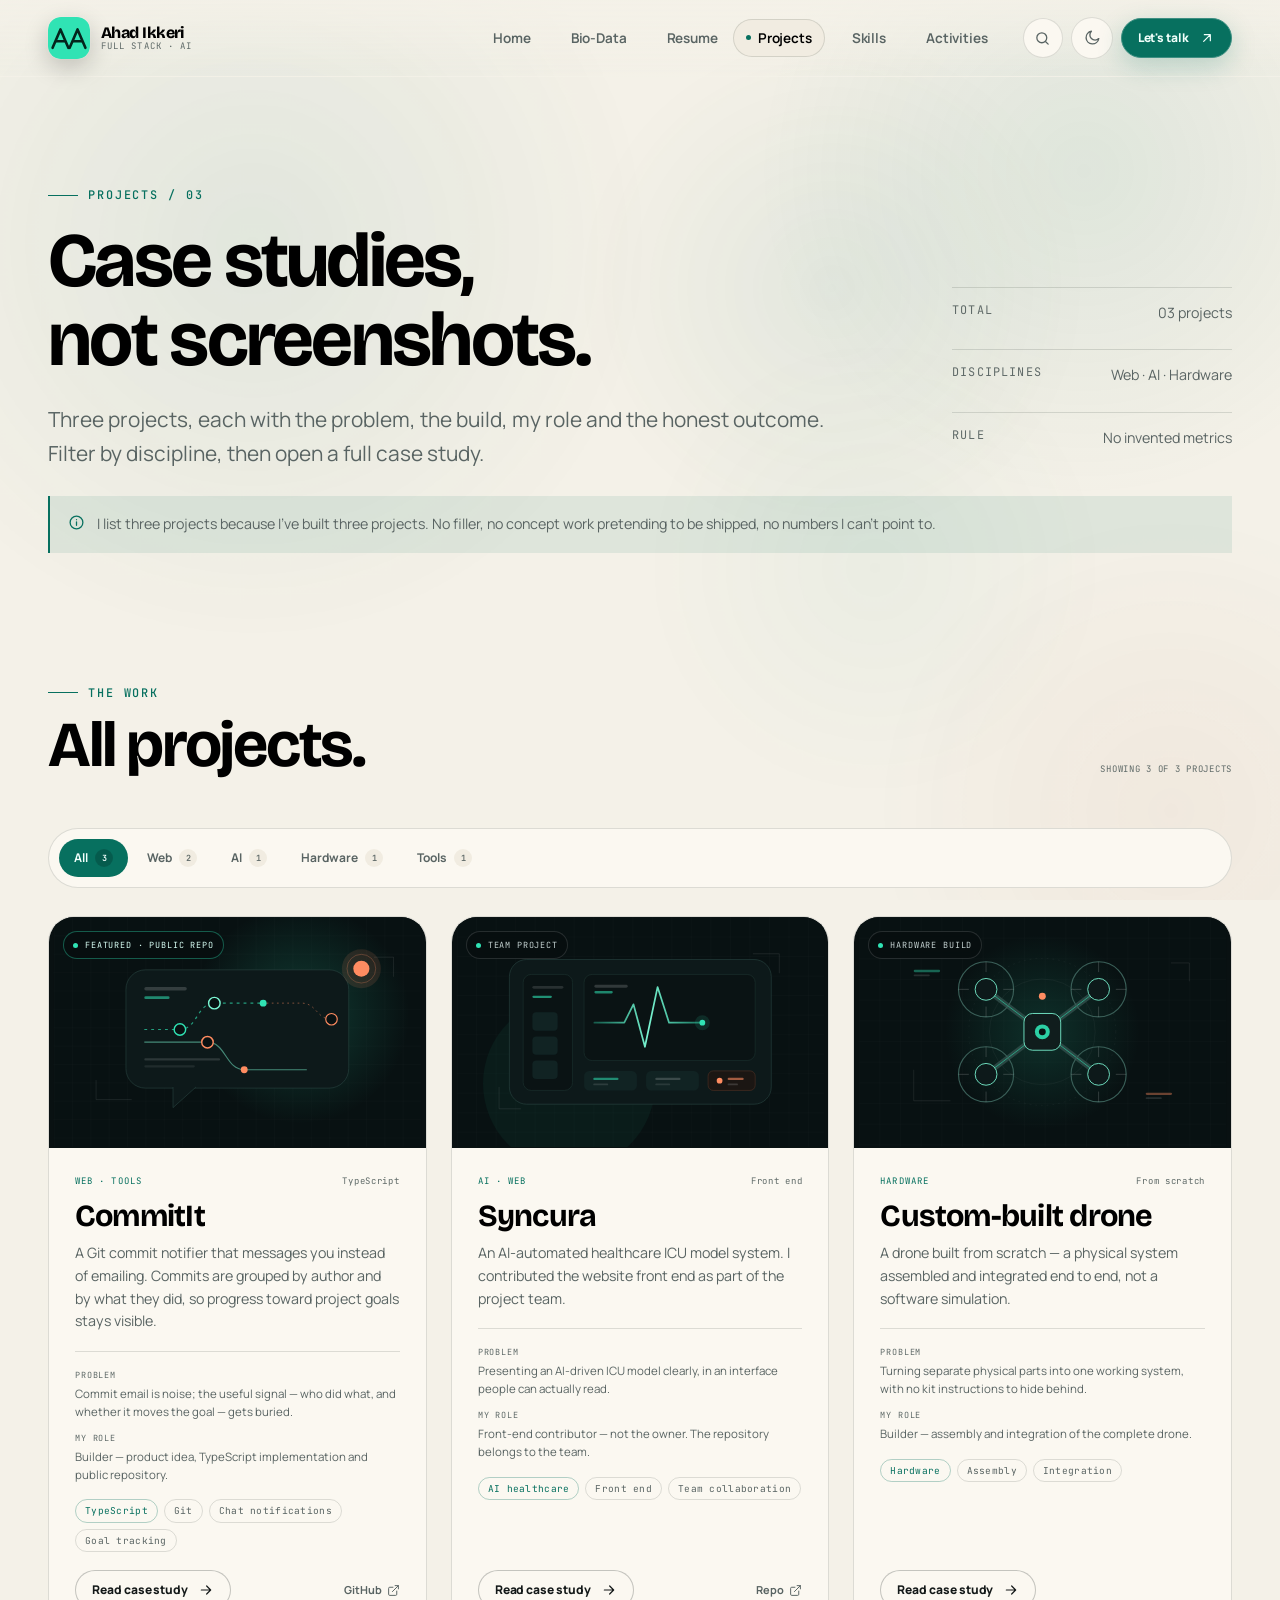
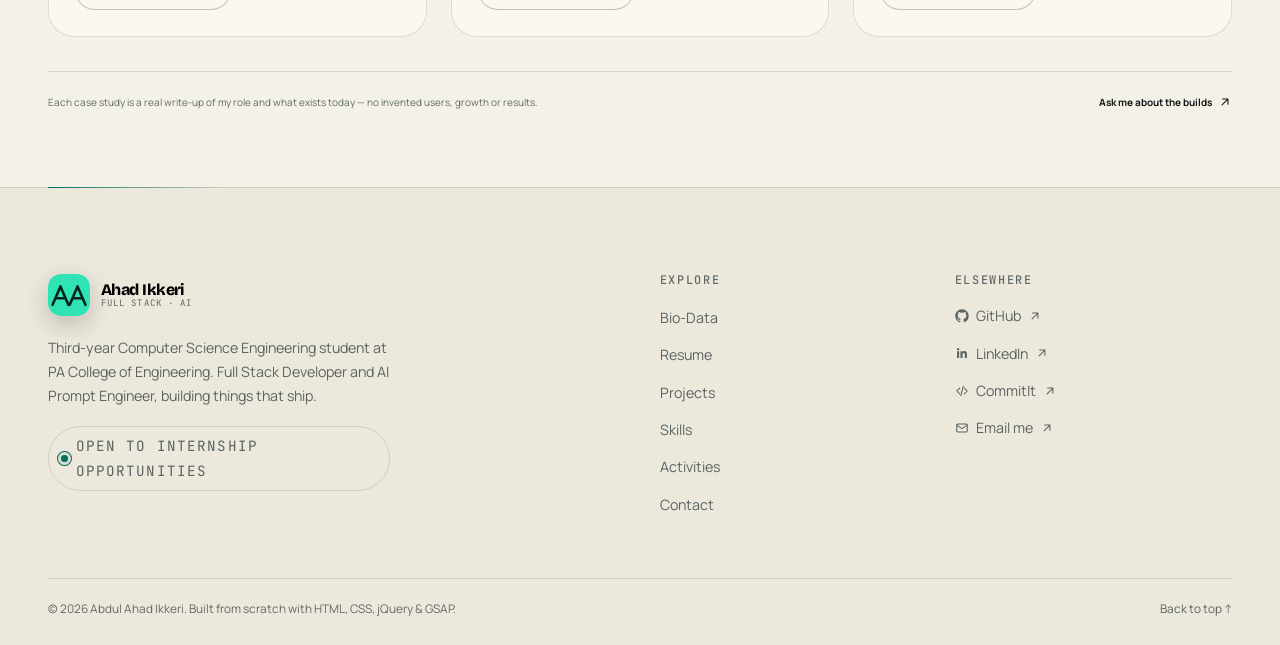
<file: projects.html>
<!DOCTYPE html>
<html lang="en" data-theme="dark">
<head>
  <meta charset="utf-8">
  <meta name="viewport" content="width=device-width, initial-scale=1">
  <title>Projects & Case Studies — Abdul Ahad Ikkeri</title>
  <meta name="description" content="CommitIt, Syncura and a custom-built drone: problem, approach, stack, my role and honest outcomes. Filter by web, AI, hardware or tools.">
  <meta name="author" content="Abdul Ahad Ikkeri">
  <meta name="theme-color" content="#0b0e10">
  <meta name="color-scheme" content="dark light">
  <link rel="canonical" href="https://ahadikk.github.io/projects.html">

  <meta property="og:type" content="website">
  <meta property="og:site_name" content="Abdul Ahad Ikkeri — Portfolio">
  <meta property="og:title" content="Projects & Case Studies — Abdul Ahad Ikkeri">
  <meta property="og:description" content="CommitIt, Syncura and a custom-built drone: problem, approach, stack, my role and honest outcomes. Filter by web, AI, hardware or tools.">
  <meta property="og:url" content="https://ahadikk.github.io/projects.html">
  <meta property="og:image" content="https://ahadikk.github.io/og.png">
  <meta property="og:image:width" content="1200">
  <meta property="og:image:height" content="630">
  <meta property="og:image:alt" content="Abdul Ahad Ikkeri — Full Stack Developer and AI Prompt Engineer">
  <meta name="twitter:card" content="summary_large_image">
  <meta name="twitter:title" content="Projects & Case Studies — Abdul Ahad Ikkeri">
  <meta name="twitter:description" content="CommitIt, Syncura and a custom-built drone: problem, approach, stack, my role and honest outcomes. Filter by web, AI, hardware or tools.">
  <meta name="twitter:image" content="https://ahadikk.github.io/og.png">

  <link rel="icon" href="favicon.svg" type="image/svg+xml">
  <link rel="icon" href="assets/img/favicon-32.png" sizes="32x32" type="image/png">
  <link rel="apple-touch-icon" href="assets/img/apple-touch-icon.png">
  <link rel="manifest" href="site.webmanifest">

  <link rel="preload" href="assets/fonts/bricolage-grotesque.woff2" as="font" type="font/woff2" crossorigin>
  <link rel="preload" href="assets/fonts/manrope.woff2" as="font" type="font/woff2" crossorigin>
  <link rel="stylesheet" href="css/tokens.css">
  <link rel="stylesheet" href="css/base.css">
  <link rel="stylesheet" href="css/layout.css">
  <link rel="stylesheet" href="css/components.css">
  <link rel="stylesheet" href="css/pages.css">
  <link rel="stylesheet" href="css/animations.css">
  <link rel="stylesheet" href="css/print.css" media="print">

  <script>
    (function () {
      document.documentElement.classList.add("js");

      /* A direct open or refresh gets the full name + logo intro. The
         one-shot flag is only written when an internal page link is clicked,
         so internal navigation gets the logo-only version. */
      try {
        if (sessionStorage.getItem("aai-internal-nav") === "1") {
          document.documentElement.classList.add("is-internal-nav");
          sessionStorage.removeItem("aai-internal-nav");
        }
      } catch (error) { /* file:// or private mode */ }

      try {
        var stored = localStorage.getItem("aai-theme");
        var theme = stored || (window.matchMedia("(prefers-color-scheme: light)").matches ? "light" : "dark");
        document.documentElement.setAttribute("data-theme", theme);
        document.documentElement.style.colorScheme = theme;
        var meta = document.querySelector('meta[name="theme-color"]');
        if (meta) meta.setAttribute("content", theme === "light" ? "#f4f1e8" : "#0b0e10");
      } catch (error) { /* file:// or private mode */ }
    })();
  </script>

  <noscript>
    <style>
      .nav-toggle, .theme-toggle, .mobile-panel, .nav-scrim, .preloader,
      .page-transition, .cursor, .scroll-progress, .to-top, .js-only { display: none !important; }
      .primary-nav { display: block !important; }
      @media (max-width: 980px) {
        .nav-shell { height: auto; padding-top: 12px; padding-bottom: 12px; flex-wrap: wrap; }
        .nav-list { width: 100%; flex-wrap: wrap; justify-content: flex-start; }
      }
    </style>
  </noscript>
  
</head>

<body data-page="projects">
  <a class="skip-link" href="#main">Skip to content</a>

  <div class="ambient" aria-hidden="true">
    <span class="ambient__orb ambient__orb--teal"></span>
    <span class="ambient__orb ambient__orb--ember"></span>
    <span class="ambient__orb ambient__orb--mint"></span>
    <span class="ambient__spot"></span>
  </div>

  <div class="preloader" aria-hidden="true">
    <div class="preloader__inner">
      <svg class="preloader__mark" viewBox="0 0 64 64" aria-hidden="true" focusable="false">
          <rect width="64" height="64" rx="18" fill="#30E3B4"/>
          <path d="M7 47 L19 19 L31 47" fill="none" stroke="#04251D" stroke-width="4" stroke-linecap="round" stroke-linejoin="round"/>
          <path d="M12.5 37 H25.5" fill="none" stroke="#04251D" stroke-width="4" stroke-linecap="round"/>
          <path d="M33 47 L45 19 L57 47" fill="none" stroke="#04251D" stroke-width="4" stroke-linecap="round" stroke-linejoin="round"/>
          <path d="M38.5 37 H51.5" fill="none" stroke="#04251D" stroke-width="4" stroke-linecap="round"/>
        </svg>
      <span class="preloader__word">Abdul Ahad Ikkeri</span>
      <span class="preloader__bar"><span></span></span>
    </div>
  </div>

  <div class="page-transition" aria-hidden="true">
    <svg class="page-transition__mark" viewBox="0 0 64 64" aria-hidden="true" focusable="false">
          <rect width="64" height="64" rx="18" fill="#30E3B4"/>
          <path d="M7 47 L19 19 L31 47" fill="none" stroke="#04251D" stroke-width="4" stroke-linecap="round" stroke-linejoin="round"/>
          <path d="M12.5 37 H25.5" fill="none" stroke="#04251D" stroke-width="4" stroke-linecap="round"/>
          <path d="M33 47 L45 19 L57 47" fill="none" stroke="#04251D" stroke-width="4" stroke-linecap="round" stroke-linejoin="round"/>
          <path d="M38.5 37 H51.5" fill="none" stroke="#04251D" stroke-width="4" stroke-linecap="round"/>
        </svg>
  </div>

  <div class="cursor cursor-dot" aria-hidden="true"></div>
  <div class="cursor cursor-ring" aria-hidden="true"></div>
  <div class="scroll-progress" aria-hidden="true"><span id="scroll-progress-bar"></span></div>

  <header class="site-header" id="site-header">
    <div class="nav-shell container">
      <a class="brand" href="index.html">
        <svg class="brand-mark" viewBox="0 0 64 64" aria-hidden="true" focusable="false">
          <rect width="64" height="64" rx="18" fill="#30E3B4"/>
          <path d="M7 47 L19 19 L31 47" fill="none" stroke="#04251D" stroke-width="4" stroke-linecap="round" stroke-linejoin="round"/>
          <path d="M12.5 37 H25.5" fill="none" stroke="#04251D" stroke-width="4" stroke-linecap="round"/>
          <path d="M33 47 L45 19 L57 47" fill="none" stroke="#04251D" stroke-width="4" stroke-linecap="round" stroke-linejoin="round"/>
          <path d="M38.5 37 H51.5" fill="none" stroke="#04251D" stroke-width="4" stroke-linecap="round"/>
        </svg>
        <span class="brand-copy">
          <span class="brand-name">Ahad Ikkeri</span>
          <span class="brand-role">Full Stack · AI</span>
        </span>
      </a>

      <nav class="primary-nav" aria-label="Primary">
        <ul class="nav-list" id="primary-nav-list">
          <li><a href="index.html">Home</a></li>
          <li><a href="about.html">Bio-Data</a></li>
          <li><a href="resume.html">Resume</a></li>
          <li><a href="projects.html">Projects</a></li>
          <li><a href="skills.html">Skills</a></li>
          <li><a href="achievements.html">Activities</a></li>
        </ul>
      </nav>

      <div class="nav-actions">
        <button class="icon-btn command-trigger" type="button" data-command-open aria-haspopup="dialog" aria-controls="command-palette" aria-keyshortcuts="Control+K Meta+K" aria-label="Quick jump (Ctrl K)" title="Quick jump (Ctrl K)">
          <svg class="icon" viewBox="0 0 24 24" fill="none" stroke="currentColor" stroke-width="1.8" stroke-linecap="round" stroke-linejoin="round" aria-hidden="true" focusable="false"><circle cx="11" cy="11" r="7"/><path d="m20 20-3.5-3.5"/></svg>
        </button>
        <button class="theme-toggle" type="button" data-theme-toggle aria-label="Switch to light theme">
          <svg class="icon icon-sun" viewBox="0 0 24 24" fill="none" stroke="currentColor" stroke-width="1.8" stroke-linecap="round" stroke-linejoin="round" aria-hidden="true" focusable="false"><circle cx="12" cy="12" r="4"/><path d="M12 2v2M12 20v2M4.93 4.93l1.42 1.42M17.66 17.66l1.41 1.41M2 12h2M20 12h2M4.93 19.07l1.42-1.42M17.66 6.34l1.41-1.41"/></svg>
          <svg class="icon icon-moon" viewBox="0 0 24 24" fill="none" stroke="currentColor" stroke-width="1.8" stroke-linecap="round" stroke-linejoin="round" aria-hidden="true" focusable="false"><path d="M21 12.8A8.5 8.5 0 1 1 11.2 3 6.6 6.6 0 0 0 21 12.8Z"/></svg>
        </button>
        <a class="btn btn--primary btn--sm nav-cta" href="contact.html" data-magnetic>
          Let's talk <svg class="icon icon-arrow" viewBox="0 0 24 24" fill="none" stroke="currentColor" stroke-width="1.8" stroke-linecap="round" stroke-linejoin="round" aria-hidden="true" focusable="false"><path d="M7 17 17 7M8 7h9v9"/></svg>
        </a>
        <button class="nav-toggle" type="button" aria-expanded="false" aria-controls="mobile-menu" aria-label="Open menu">
          <span class="nav-toggle__lines" aria-hidden="true"><span></span><span></span><span></span></span>
        </button>
      </div>
    </div>
  </header>

  <div class="nav-scrim" aria-hidden="true"></div>
  <div class="mobile-panel" id="mobile-menu">
    <div class="mobile-panel__inner">
      <div class="mobile-panel__content">
        <nav class="mobile-nav" aria-label="Mobile">
          <a href="index.html"><span>01</span>Home</a>
          <a href="about.html"><span>02</span>Bio-Data</a>
          <a href="resume.html"><span>03</span>Resume</a>
          <a href="projects.html"><span>04</span>Projects</a>
          <a href="skills.html"><span>05</span>Skills</a>
          <a href="achievements.html"><span>06</span>Activities</a>
          <a href="contact.html"><span>07</span>Contact</a>
        </nav>
        <div class="mobile-panel__foot">
          <a class="btn btn--primary btn--sm" href="contact.html">Start a conversation <svg class="icon icon-arrow" viewBox="0 0 24 24" fill="none" stroke="currentColor" stroke-width="1.8" stroke-linecap="round" stroke-linejoin="round" aria-hidden="true" focusable="false"><path d="M7 17 17 7M8 7h9v9"/></svg></a>
          <div class="mobile-panel__socials">
            <a class="icon-btn" data-link="github" href="https://github.com/AhadIKK" target="_blank" rel="noopener noreferrer" aria-label="GitHub"><svg class="icon" viewBox="0 0 24 24" fill="currentColor" aria-hidden="true" focusable="false"><path d="M12 .5C5.65.5.5 5.65.5 12c0 5.08 3.29 9.39 7.86 10.91.58.1.79-.25.79-.56v-2.17c-3.2.7-3.87-1.36-3.87-1.36-.52-1.33-1.28-1.68-1.28-1.68-1.05-.72.08-.7.08-.7 1.16.08 1.77 1.19 1.77 1.19 1.03 1.77 2.7 1.26 3.36.96.1-.75.4-1.26.73-1.55-2.55-.29-5.23-1.28-5.23-5.7 0-1.26.45-2.29 1.19-3.1-.12-.29-.52-1.46.11-3.05 0 0 .97-.31 3.18 1.18a11.1 11.1 0 0 1 5.8 0c2.2-1.49 3.17-1.18 3.17-1.18.63 1.59.23 2.76.11 3.05.74.81 1.19 1.84 1.19 3.1 0 4.43-2.69 5.41-5.25 5.69.41.35.77 1.04.77 2.1v3.11c0 .31.21.67.8.56A11.5 11.5 0 0 0 23.5 12C23.5 5.65 18.35.5 12 .5Z"/></svg></a>
            <a class="icon-btn" data-link="linkedin" href="https://www.linkedin.com/in/abdul-ahad-ikkeri-938421385/" target="_blank" rel="noopener noreferrer" aria-label="LinkedIn"><svg class="icon" viewBox="0 0 24 24" fill="currentColor" aria-hidden="true" focusable="false"><path d="M20.45 20.45h-3.56v-5.57c0-1.33-.02-3.04-1.85-3.04-1.85 0-2.14 1.45-2.14 2.94v5.67H9.34V9h3.42v1.56h.05c.48-.9 1.64-1.85 3.37-1.85 3.6 0 4.27 2.37 4.27 5.45v6.29ZM5.34 7.43a2.07 2.07 0 1 1 0-4.14 2.07 2.07 0 0 1 0 4.14ZM7.12 20.45H3.55V9h3.57v11.45Z"/></svg></a>
          </div>
        </div>
      </div>
    </div>
  </div>

  <dialog class="command-dialog" id="command-palette" aria-labelledby="command-title">
    <div class="command-shell">
      <div class="command-search">
        <svg class="icon" viewBox="0 0 24 24" fill="none" stroke="currentColor" stroke-width="1.8" stroke-linecap="round" stroke-linejoin="round" aria-hidden="true" focusable="false"><circle cx="11" cy="11" r="7"/><path d="m20 20-3.5-3.5"/></svg>
        <label class="sr-only" for="command-input">Search pages and actions</label>
        <input id="command-input" type="text" placeholder="Quick jump to a page or action…" autocomplete="off" spellcheck="false" aria-controls="command-list">
        <button class="command-close" type="button" data-command-close aria-label="Close quick jump"><svg class="icon" viewBox="0 0 24 24" fill="none" stroke="currentColor" stroke-width="1.8" stroke-linecap="round" stroke-linejoin="round" aria-hidden="true" focusable="false"><path d="M6 6l12 12M18 6 6 18"/></svg></button>
      </div>
      <h2 class="command-title" id="command-title">Quick jump</h2>
      <div class="command-list" id="command-list">
        
      <a class="command-item" href="index.html" data-command data-keywords="home start overview index">
        <span class="command-item__icon"><svg class="icon" viewBox="0 0 24 24" fill="none" stroke="currentColor" stroke-width="1.8" stroke-linecap="round" stroke-linejoin="round" aria-hidden="true" focusable="false"><path d="m3 11 9-8 9 8"/><path d="M5 10v10h14V10"/></svg></span>
        <span class="command-item__copy"><strong>Home</strong><small>Overview and featured work</small></span>
        <span class="command-item__type">Page</span>
      </a>
      <a class="command-item" href="about.html" data-command data-keywords="bio data about profile story education">
        <span class="command-item__icon"><svg class="icon" viewBox="0 0 24 24" fill="none" stroke="currentColor" stroke-width="1.8" stroke-linecap="round" stroke-linejoin="round" aria-hidden="true" focusable="false"><circle cx="12" cy="8" r="4"/><path d="M4 21a8 8 0 0 1 16 0"/></svg></span>
        <span class="command-item__copy"><strong>Bio-Data</strong><small>Formal record, story and timeline</small></span>
        <span class="command-item__type">Page</span>
      </a>
      <a class="command-item" href="resume.html" data-command data-keywords="resume cv print pdf ats">
        <span class="command-item__icon"><svg class="icon" viewBox="0 0 24 24" fill="none" stroke="currentColor" stroke-width="1.8" stroke-linecap="round" stroke-linejoin="round" aria-hidden="true" focusable="false"><path d="M14 2H6a2 2 0 0 0-2 2v16a2 2 0 0 0 2 2h12a2 2 0 0 0 2-2V8Z"/><path d="M14 2v6h6M8 13h8M8 17h8"/></svg></span>
        <span class="command-item__copy"><strong>Resume</strong><small>On-screen ATS resume and print view</small></span>
        <span class="command-item__type">Page</span>
      </a>
      <a class="command-item" href="projects.html" data-command data-keywords="projects work case studies commitit syncura drone">
        <span class="command-item__icon"><svg class="icon" viewBox="0 0 24 24" fill="none" stroke="currentColor" stroke-width="1.8" stroke-linecap="round" stroke-linejoin="round" aria-hidden="true" focusable="false"><path d="m12 2 9 5-9 5-9-5 9-5Z"/><path d="m3 12 9 5 9-5M3 17l9 5 9-5"/></svg></span>
        <span class="command-item__copy"><strong>Projects</strong><small>CommitIt, Syncura and the drone</small></span>
        <span class="command-item__type">Page</span>
      </a>
      <a class="command-item" href="skills.html" data-command data-keywords="skills toolkit stack frontend ai tools">
        <span class="command-item__icon"><svg class="icon" viewBox="0 0 24 24" fill="none" stroke="currentColor" stroke-width="1.8" stroke-linecap="round" stroke-linejoin="round" aria-hidden="true" focusable="false"><path d="m4 17 6-6-6-6M12 19h8"/></svg></span>
        <span class="command-item__copy"><strong>Skills</strong><small>Evidence-based toolkit</small></span>
        <span class="command-item__type">Page</span>
      </a>
      <a class="command-item" href="achievements.html" data-command data-keywords="activities achievements events certifications ieee embedthon workshop">
        <span class="command-item__icon"><svg class="icon" viewBox="0 0 24 24" fill="none" stroke="currentColor" stroke-width="1.8" stroke-linecap="round" stroke-linejoin="round" aria-hidden="true" focusable="false"><rect x="3" y="4" width="18" height="17" rx="2"/><path d="M16 2v4M8 2v4M3 10h18"/></svg></span>
        <span class="command-item__copy"><strong>Activities</strong><small>Certifications, events and leadership</small></span>
        <span class="command-item__type">Page</span>
      </a>
      <a class="command-item" href="contact.html" data-command data-keywords="contact email message linkedin form">
        <span class="command-item__icon"><svg class="icon" viewBox="0 0 24 24" fill="none" stroke="currentColor" stroke-width="1.8" stroke-linecap="round" stroke-linejoin="round" aria-hidden="true" focusable="false"><rect x="3" y="5" width="18" height="14" rx="2"/><path d="m3 7 9 6 9-6"/></svg></span>
        <span class="command-item__copy"><strong>Contact</strong><small>Send a message or copy the email</small></span>
        <span class="command-item__type">Page</span>
      </a>
      <button class="command-item" type="button" data-command data-action="resume" data-keywords="download resume cv pdf file">
        <span class="command-item__icon"><svg class="icon" viewBox="0 0 24 24" fill="none" stroke="currentColor" stroke-width="1.8" stroke-linecap="round" stroke-linejoin="round" aria-hidden="true" focusable="false"><path d="M12 3v12M7 10l5 5 5-5M4 21h16"/></svg></span>
        <span class="command-item__copy"><strong>Download resume</strong><small>Open the one-page PDF</small></span>
        <span class="command-item__type">Action</span>
      </button>
      <button class="command-item" type="button" data-command data-action="theme" data-keywords="theme dark light toggle appearance">
        <span class="command-item__icon"><svg class="icon" viewBox="0 0 24 24" fill="none" stroke="currentColor" stroke-width="1.8" stroke-linecap="round" stroke-linejoin="round" aria-hidden="true" focusable="false"><circle cx="12" cy="12" r="4"/><path d="M12 2v2M12 20v2M4.93 4.93l1.42 1.42M17.66 17.66l1.41 1.41M2 12h2M20 12h2M4.93 19.07l1.42-1.42M17.66 6.34l1.41-1.41"/></svg></span>
        <span class="command-item__copy"><strong>Toggle theme</strong><small>Switch between dark and light</small></span>
        <span class="command-item__type">Action</span>
      </button>
      <button class="command-item" type="button" data-command data-action="copy" data-keywords="copy email address mail">
        <span class="command-item__icon"><svg class="icon" viewBox="0 0 24 24" fill="none" stroke="currentColor" stroke-width="1.8" stroke-linecap="round" stroke-linejoin="round" aria-hidden="true" focusable="false"><rect x="9" y="9" width="13" height="13" rx="2"/><path d="M5 15H4a2 2 0 0 1-2-2V4a2 2 0 0 1 2-2h9a2 2 0 0 1 2 2v1"/></svg></span>
        <span class="command-item__copy"><strong>Copy email</strong><small>Put the address on the clipboard</small></span>
        <span class="command-item__type">Action</span>
      </button>
      <a class="command-item" href="https://github.com/AhadIKK" target="_blank" rel="noopener noreferrer" data-command data-keywords="github code repository">
        <span class="command-item__icon"><svg class="icon" viewBox="0 0 24 24" fill="currentColor" aria-hidden="true" focusable="false"><path d="M12 .5C5.65.5.5 5.65.5 12c0 5.08 3.29 9.39 7.86 10.91.58.1.79-.25.79-.56v-2.17c-3.2.7-3.87-1.36-3.87-1.36-.52-1.33-1.28-1.68-1.28-1.68-1.05-.72.08-.7.08-.7 1.16.08 1.77 1.19 1.77 1.19 1.03 1.77 2.7 1.26 3.36.96.1-.75.4-1.26.73-1.55-2.55-.29-5.23-1.28-5.23-5.7 0-1.26.45-2.29 1.19-3.1-.12-.29-.52-1.46.11-3.05 0 0 .97-.31 3.18 1.18a11.1 11.1 0 0 1 5.8 0c2.2-1.49 3.17-1.18 3.17-1.18.63 1.59.23 2.76.11 3.05.74.81 1.19 1.84 1.19 3.1 0 4.43-2.69 5.41-5.25 5.69.41.35.77 1.04.77 2.1v3.11c0 .31.21.67.8.56A11.5 11.5 0 0 0 23.5 12C23.5 5.65 18.35.5 12 .5Z"/></svg></span>
        <span class="command-item__copy"><strong>GitHub</strong><small>github.com/AhadIKK</small></span>
        <span class="command-item__type">External</span>
      </a>
      <a class="command-item" href="https://www.linkedin.com/in/abdul-ahad-ikkeri-938421385/" target="_blank" rel="noopener noreferrer" data-command data-keywords="linkedin profile network">
        <span class="command-item__icon"><svg class="icon" viewBox="0 0 24 24" fill="currentColor" aria-hidden="true" focusable="false"><path d="M20.45 20.45h-3.56v-5.57c0-1.33-.02-3.04-1.85-3.04-1.85 0-2.14 1.45-2.14 2.94v5.67H9.34V9h3.42v1.56h.05c.48-.9 1.64-1.85 3.37-1.85 3.6 0 4.27 2.37 4.27 5.45v6.29ZM5.34 7.43a2.07 2.07 0 1 1 0-4.14 2.07 2.07 0 0 1 0 4.14ZM7.12 20.45H3.55V9h3.57v11.45Z"/></svg></span>
        <span class="command-item__copy"><strong>LinkedIn</strong><small>abdul-ahad-ikkeri</small></span>
        <span class="command-item__type">External</span>
      </a>
      </div>
      <p class="command-empty" id="command-empty" hidden>No matches. Try “resume”, “projects” or “contact”.</p>
      <div class="command-foot">
        <span><kbd>↑</kbd><kbd>↓</kbd> navigate</span>
        <span><kbd>↵</kbd> open</span>
        <span><kbd>Esc</kbd> close</span>
        <span><kbd>Ctrl</kbd><kbd>K</kbd> toggle</span>
      </div>
    </div>
  </dialog>

  <main id="main" tabindex="-1">
    <section class="page-hero projects-hero" aria-labelledby="page-title">
      <div class="container">
        <div class="page-hero__grid">
          <div>
            <span class="eyebrow">Projects / 03</span>
            <h1 id="page-title">Case studies, not screenshots.</h1>
            <p class="page-hero__copy">Three projects, each with the problem, the build, my role and the honest outcome. Filter by discipline, then open a full case study.</p>
          </div>
          <div class="page-hero__aside">
            <div class="page-meta"><span>Total</span><span>03 projects</span></div>
            <div class="page-meta"><span>Disciplines</span><span>Web · AI · Hardware</span></div>
            <div class="page-meta"><span>Rule</span><span>No invented metrics</span></div>
          </div>
        </div>
        <p class="projects-note" data-reveal><svg class="icon" viewBox="0 0 24 24" fill="none" stroke="currentColor" stroke-width="1.8" stroke-linecap="round" stroke-linejoin="round" aria-hidden="true" focusable="false"><circle cx="12" cy="12" r="9"/><path d="M12 11v5M12 8v.01"/></svg> I list three projects because I've built three projects. No filler, no concept work pretending to be shipped, no numbers I can't point to.</p>
      </div>
    </section>

    <section class="section--tight" aria-labelledby="projects-title">
      <div class="container">
        <div class="section-head" data-reveal>
          <div class="section-head__copy">
            <span class="eyebrow">The work</span>
            <h2 class="section-title" id="projects-title">All projects.</h2>
          </div>
          <span class="filter-result" data-filter-result aria-live="polite">Showing all projects</span>
        </div>

        <div class="filter-bar js-only" role="group" aria-label="Filter projects by discipline">
          <div class="filter-group">
            <button class="filter-btn" type="button" data-filter="all" aria-pressed="true">All <span class="filter-count">3</span></button>
            <button class="filter-btn" type="button" data-filter="web" aria-pressed="false">Web <span class="filter-count">2</span></button>
            <button class="filter-btn" type="button" data-filter="ai" aria-pressed="false">AI <span class="filter-count">1</span></button>
            <button class="filter-btn" type="button" data-filter="hardware" aria-pressed="false">Hardware <span class="filter-count">1</span></button>
            <button class="filter-btn" type="button" data-filter="tools" aria-pressed="false">Tools <span class="filter-count">1</span></button>
          </div>
        </div>

        <div class="project-grid">
          <article class="project-card project-card--featured" id="commitit" data-project-card data-categories="web tools" data-tilt data-reveal>
            <div class="project-art">
              <svg viewBox="0 0 640 400" role="img" aria-label="Stylised CommitIt commit graph and chat notification">
            <defs>
              <pattern id="ciGrid" width="32" height="32" patternUnits="userSpaceOnUse">
                <path d="M32 0H0V32" fill="none" stroke="#ffffff" stroke-opacity=".035"/>
              </pattern>
              <radialGradient id="ciGlow" cx="50%" cy="50%" r="50%">
                <stop offset="0" stop-color="#30e3b4" stop-opacity=".2"/>
                <stop offset="1" stop-color="#30e3b4" stop-opacity="0"/>
              </radialGradient>
            </defs>
            <rect width="640" height="400" fill="#081112"/>
            <rect width="640" height="400" fill="url(#ciGrid)"/>
            <circle cx="430" cy="170" r="190" fill="url(#ciGlow)"/>
            <rect x="126" y="92" width="388" height="206" rx="34" fill="#0d191a" stroke="#2a4743"/>
            <path d="M208 296v36l40-36" fill="#0d191a" stroke="#2a4743" stroke-linejoin="round"/>
            <rect x="158" y="122" width="74" height="6" rx="3" fill="#ffffff" opacity=".16"/>
            <rect x="158" y="138" width="44" height="5" rx="2.5" fill="#30e3b4" opacity=".55"/>
            <path d="M158 196h62c30 0 30-46 60-46h85" fill="none" stroke="#30e3b4" stroke-width="2" stroke-dasharray="5 7" opacity=".65"/>
            <path d="M158 218h110c32 0 32 48 64 48h109" fill="none" stroke="#7cf7d4" stroke-width="2" opacity=".5"/>
            <path d="M362 150h70c26 0 26 28 52 28" fill="none" stroke="#ff8c61" stroke-width="1.5" stroke-dasharray="3 6" opacity=".55"/>
            <circle cx="220" cy="196" r="10" fill="#081112" stroke="#30e3b4" stroke-width="2.5"/>
            <circle cx="280" cy="150" r="10" fill="#081112" stroke="#7cf7d4" stroke-width="2.5"/>
            <circle cx="365" cy="150" r="6" fill="#30e3b4"/>
            <circle cx="268" cy="218" r="10" fill="#081112" stroke="#ff8c61" stroke-width="2.5"/>
            <circle cx="332" cy="266" r="6" fill="#ff8c61"/>
            <circle cx="484" cy="178" r="10" fill="#081112" stroke="#ff8c61" stroke-width="2"/>
            <circle cx="536" cy="90" r="34" fill="#ff8c61" opacity=".12"/>
            <circle cx="536" cy="90" r="14" fill="#ff8c61"/>
            <circle cx="536" cy="90" r="25" fill="none" stroke="#ff8c61" opacity=".45"/>
            <rect x="158" y="246" width="132" height="4" rx="2" fill="#ffffff" opacity=".13"/>
            <rect x="158" y="258" width="88" height="4" rx="2" fill="#ffffff" opacity=".08"/>
            <path d="M74 318h62M74 318v-34" stroke="#ffffff" stroke-opacity=".14"/>
            <path d="M558 70h34M592 70v34" stroke="#ffffff" stroke-opacity=".14"/>
          </svg>
              <span class="project-art__label"><i aria-hidden="true"></i> Featured · public repo</span>
            </div>
            <div class="project-card__body">
              <div class="project-card__topline">
                <span class="project-card__category">Web · Tools</span>
                <span class="project-card__year">TypeScript</span>
              </div>
              <h3>CommitIt</h3>
              <p class="project-card__one-liner">A Git commit notifier that messages you instead of emailing. Commits are grouped by author and by what they did, so progress toward project goals stays visible.</p>
              <div class="project-card__facts">
                <div class="project-card__fact"><span>Problem</span><p>Commit email is noise; the useful signal — who did what, and whether it moves the goal — gets buried.</p></div>
                <div class="project-card__fact"><span>My role</span><p>Builder — product idea, TypeScript implementation and public repository.</p></div>
              </div>
              <div class="tag-row" style="margin-top:16px">
                <span class="tag tag--accent">TypeScript</span>
                <span class="tag">Git</span>
                <span class="tag">Chat notifications</span>
                <span class="tag">Goal tracking</span>
              </div>
              <div class="project-card__foot">
                <button class="btn btn--secondary btn--sm js-only" type="button" data-case data-project="commitit" data-title="CommitIt" data-kicker="Web · Tools · TypeScript">Read case study <svg class="icon" viewBox="0 0 24 24" fill="none" stroke="currentColor" stroke-width="1.8" stroke-linecap="round" stroke-linejoin="round" aria-hidden="true" focusable="false"><path d="M5 12h14M13 6l6 6-6 6"/></svg></button>
                <div class="project-card__links">
                  <a class="card-link" data-link="commitit" href="https://github.com/AhadIKK/CommitIt" target="_blank" rel="noopener noreferrer">GitHub <svg class="icon" viewBox="0 0 24 24" fill="none" stroke="currentColor" stroke-width="1.8" stroke-linecap="round" stroke-linejoin="round" aria-hidden="true" focusable="false"><path d="M18 13v6a2 2 0 0 1-2 2H5a2 2 0 0 1-2-2V8a2 2 0 0 1 2-2h6"/><path d="M15 3h6v6"/><path d="M10 14 21 3"/></svg></a>
                </div>
              </div>
            </div>
          </article>

          <article class="project-card" id="syncura" data-project-card data-categories="web ai" data-tilt data-reveal>
            <div class="project-art">
              <svg viewBox="0 0 640 400" role="img" aria-label="Stylised ICU monitor waveform interface">
            <defs>
              <pattern id="syGrid" width="34" height="34" patternUnits="userSpaceOnUse">
                <path d="M34 0H0V34" fill="none" stroke="#ffffff" stroke-opacity=".035"/>
              </pattern>
              <linearGradient id="syLine" x1="0" x2="1">
                <stop offset="0" stop-color="#30e3b4" stop-opacity=".35"/>
                <stop offset=".5" stop-color="#7cf7d4"/>
                <stop offset="1" stop-color="#30e3b4" stop-opacity=".45"/>
              </linearGradient>
            </defs>
            <rect width="640" height="400" fill="#081112"/>
            <rect width="640" height="400" fill="url(#syGrid)"/>
            <circle cx="196" cy="290" r="150" fill="#30e3b4" opacity=".05"/>
            <rect x="92" y="74" width="456" height="252" rx="30" fill="#0d191a" stroke="#2a4743"/>
            <rect x="116" y="100" width="86" height="202" rx="14" fill="#0a1314" stroke="#1f3532"/>
            <rect x="132" y="120" width="54" height="5" rx="2.5" fill="#ffffff" opacity=".12"/>
            <rect x="132" y="137" width="34" height="4" rx="2" fill="#30e3b4" opacity=".6"/>
            <rect x="132" y="166" width="44" height="32" rx="7" fill="#112323"/>
            <rect x="132" y="208" width="44" height="32" rx="7" fill="#112323"/>
            <rect x="132" y="250" width="44" height="32" rx="7" fill="#112323"/>
            <rect x="222" y="100" width="298" height="150" rx="14" fill="#0a1314" stroke="#1f3532"/>
            <path d="M240 184h52l16-32 20 74 22-104 20 62h58" fill="none" stroke="url(#syLine)" stroke-width="3" stroke-linecap="round" stroke-linejoin="round"/>
            <circle cx="428" cy="184" r="5" fill="#30e3b4"/>
            <circle cx="428" cy="184" r="13" fill="#30e3b4" opacity=".12"/>
            <rect x="240" y="118" width="58" height="5" rx="2.5" fill="#ffffff" opacity=".16"/>
            <rect x="240" y="129" width="32" height="4" rx="2" fill="#30e3b4" opacity=".55"/>
            <rect x="222" y="268" width="92" height="34" rx="9" fill="#112323"/>
            <rect x="238" y="280" width="44" height="4" rx="2" fill="#30e3b4" opacity=".55"/>
            <rect x="238" y="290" width="26" height="3" rx="1.5" fill="#ffffff" opacity=".12"/>
            <rect x="330" y="268" width="92" height="34" rx="9" fill="#112323"/>
            <rect x="346" y="280" width="44" height="4" rx="2" fill="#ffffff" opacity=".18"/>
            <rect x="346" y="290" width="26" height="3" rx="1.5" fill="#ffffff" opacity=".1"/>
            <rect x="438" y="268" width="82" height="34" rx="9" fill="#1b1613" stroke="#553426"/>
            <circle cx="458" cy="285" r="5" fill="#ff8c61"/>
            <rect x="472" y="280" width="28" height="4" rx="2" fill="#ff8c61" opacity=".6"/>
            <rect x="472" y="290" width="18" height="3" rx="1.5" fill="#ffffff" opacity=".15"/>
            <path d="M516 64h46M562 64v34" stroke="#ffffff" stroke-opacity=".14"/>
            <path d="M74 334h38M74 334v-38" stroke="#ffffff" stroke-opacity=".14"/>
          </svg>
              <span class="project-art__label"><i aria-hidden="true"></i> Team project</span>
            </div>
            <div class="project-card__body">
              <div class="project-card__topline">
                <span class="project-card__category">AI · Web</span>
                <span class="project-card__year">Front end</span>
              </div>
              <h3>Syncura</h3>
              <p class="project-card__one-liner">An AI-automated healthcare ICU model system. I contributed the website front end as part of the project team.</p>
              <div class="project-card__facts">
                <div class="project-card__fact"><span>Problem</span><p>Presenting an AI-driven ICU model clearly, in an interface people can actually read.</p></div>
                <div class="project-card__fact"><span>My role</span><p>Front-end contributor — not the owner. The repository belongs to the team.</p></div>
              </div>
              <div class="tag-row" style="margin-top:16px">
                <span class="tag tag--accent">AI healthcare</span>
                <span class="tag">Front end</span>
                <span class="tag">Team collaboration</span>
              </div>
              <div class="project-card__foot">
                <button class="btn btn--secondary btn--sm js-only" type="button" data-case data-project="syncura" data-title="Syncura" data-kicker="AI · Web · Team project">Read case study <svg class="icon" viewBox="0 0 24 24" fill="none" stroke="currentColor" stroke-width="1.8" stroke-linecap="round" stroke-linejoin="round" aria-hidden="true" focusable="false"><path d="M5 12h14M13 6l6 6-6 6"/></svg></button>
                <div class="project-card__links">
                  <a class="card-link" data-link="syncura" href="https://github.com/Fizan-Feroz/SynCura" target="_blank" rel="noopener noreferrer">Repo <svg class="icon" viewBox="0 0 24 24" fill="none" stroke="currentColor" stroke-width="1.8" stroke-linecap="round" stroke-linejoin="round" aria-hidden="true" focusable="false"><path d="M18 13v6a2 2 0 0 1-2 2H5a2 2 0 0 1-2-2V8a2 2 0 0 1 2-2h6"/><path d="M15 3h6v6"/><path d="M10 14 21 3"/></svg></a>
                </div>
              </div>
            </div>
          </article>

          <article class="project-card" id="drone" data-project-card data-categories="hardware" data-tilt data-reveal>
            <div class="project-art">
              <svg viewBox="0 0 640 400" role="img" aria-label="Top-down technical drawing of a custom-built drone">
            <defs>
              <pattern id="drGrid" width="36" height="36" patternUnits="userSpaceOnUse">
                <path d="M36 0H0V36" fill="none" stroke="#ffffff" stroke-opacity=".035"/>
              </pattern>
              <radialGradient id="drGlow" cx="50%" cy="50%" r="50%">
                <stop offset="0" stop-color="#30e3b4" stop-opacity=".15"/>
                <stop offset="1" stop-color="#30e3b4" stop-opacity="0"/>
              </radialGradient>
            </defs>
            <rect width="640" height="400" fill="#081112"/>
            <rect width="640" height="400" fill="url(#drGrid)"/>
            <circle cx="320" cy="200" r="170" fill="url(#drGlow)"/>
            <circle cx="320" cy="200" r="128" fill="none" stroke="#ffffff" stroke-opacity=".07" stroke-dasharray="3 7"/>
            <circle cx="320" cy="200" r="92" fill="none" stroke="#ffffff" stroke-opacity=".07"/>
            <path d="M320 200 222 126M320 200 418 126M320 200 222 274M320 200 418 274" stroke="#2a4743" stroke-width="9" stroke-linecap="round"/>
            <path d="M320 200 222 126M320 200 418 126M320 200 222 274M320 200 418 274" stroke="#30e3b4" stroke-width="1.5" stroke-linecap="round" opacity=".65"/>
            <circle cx="222" cy="126" r="48" fill="none" stroke="#3a5f58" stroke-width="2"/>
            <circle cx="418" cy="126" r="48" fill="none" stroke="#3a5f58" stroke-width="2"/>
            <circle cx="222" cy="274" r="48" fill="none" stroke="#3a5f58" stroke-width="2"/>
            <circle cx="418" cy="274" r="48" fill="none" stroke="#3a5f58" stroke-width="2"/>
            <circle cx="222" cy="126" r="19" fill="#0d191a" stroke="#7cf7d4" stroke-width="1.5"/>
            <circle cx="418" cy="126" r="19" fill="#0d191a" stroke="#7cf7d4" stroke-width="1.5"/>
            <circle cx="222" cy="274" r="19" fill="#0d191a" stroke="#7cf7d4" stroke-width="1.5"/>
            <circle cx="418" cy="274" r="19" fill="#0d191a" stroke="#7cf7d4" stroke-width="1.5"/>
            <g stroke="#ffffff" stroke-opacity=".2" stroke-width="1.5">
              <path d="M222 78v18M222 156v18M174 126h18M252 126h18"/>
              <path d="M418 78v18M418 156v18M370 126h18M448 126h18"/>
              <path d="M222 226v18M222 304v18M174 274h18M252 274h18"/>
              <path d="M418 226v18M418 304v18M370 274h18M448 274h18"/>
            </g>
            <rect x="288" y="168" width="64" height="64" rx="15" fill="#101d1d" stroke="#7cf7d4" stroke-width="1.5"/>
            <circle cx="320" cy="200" r="13" fill="#30e3b4" opacity=".9"/>
            <circle cx="320" cy="200" r="6" fill="#081112"/>
            <circle cx="320" cy="138" r="6" fill="#ff8c61"/>
            <path d="M96 320h64M96 320v-54" stroke="#ffffff" stroke-opacity=".14"/>
            <path d="M544 80h32M576 80v32" stroke="#ffffff" stroke-opacity=".14"/>
            <rect x="96" y="92" width="46" height="4" rx="2" fill="#30e3b4" opacity=".4"/>
            <rect x="96" y="100" width="28" height="3" rx="1.5" fill="#ffffff" opacity=".12"/>
            <rect x="500" y="306" width="46" height="4" rx="2" fill="#ff8c61" opacity=".4"/>
            <rect x="500" y="314" width="28" height="3" rx="1.5" fill="#ffffff" opacity=".12"/>
          </svg>
              <span class="project-art__label"><i aria-hidden="true"></i> Hardware build</span>
            </div>
            <div class="project-card__body">
              <div class="project-card__topline">
                <span class="project-card__category">Hardware</span>
                <span class="project-card__year">From scratch</span>
              </div>
              <h3>Custom-built drone</h3>
              <p class="project-card__one-liner">A drone built from scratch — a physical system assembled and integrated end to end, not a software simulation.</p>
              <div class="project-card__facts">
                <div class="project-card__fact"><span>Problem</span><p>Turning separate physical parts into one working system, with no kit instructions to hide behind.</p></div>
                <div class="project-card__fact"><span>My role</span><p>Builder — assembly and integration of the complete drone.</p></div>
              </div>
              <div class="tag-row" style="margin-top:16px">
                <span class="tag tag--accent">Hardware</span>
                <span class="tag">Assembly</span>
                <span class="tag">Integration</span>
              </div>
              <div class="project-card__foot">
                <button class="btn btn--secondary btn--sm js-only" type="button" data-case data-project="drone" data-title="Custom-built drone" data-kicker="Hardware · Built from scratch">Read case study <svg class="icon" viewBox="0 0 24 24" fill="none" stroke="currentColor" stroke-width="1.8" stroke-linecap="round" stroke-linejoin="round" aria-hidden="true" focusable="false"><path d="M5 12h14M13 6l6 6-6 6"/></svg></button>
              </div>
            </div>
          </article>
        </div>

        <div class="project-detail-note">
          <span>Each case study is a real write-up of my role and what exists today — no invented users, growth or results.</span>
          <a class="link-sweep" href="contact.html">Ask me about the builds <svg class="icon" viewBox="0 0 24 24" fill="none" stroke="currentColor" stroke-width="1.8" stroke-linecap="round" stroke-linejoin="round" aria-hidden="true" focusable="false"><path d="M7 17 17 7M8 7h9v9"/></svg></a>
        </div>
      </div>
    </section>

    <dialog class="case-dialog" id="case-dialog" aria-labelledby="case-title">
      <div class="case-dialog__header">
        <div>
          <span class="case-dialog__kicker" id="case-kicker">Project case study</span>
          <h2 id="case-title">Case study</h2>
        </div>
        <button class="icon-btn case-dialog__close" type="button" data-close-case aria-label="Close case study"><svg class="icon" viewBox="0 0 24 24" fill="none" stroke="currentColor" stroke-width="1.8" stroke-linecap="round" stroke-linejoin="round" aria-hidden="true" focusable="false"><path d="M6 6l12 12M18 6 6 18"/></svg></button>
      </div>
      <div class="case-dialog__body" id="case-content"></div>
    </dialog>

    <template id="case-commitit">
      <div>
        <h3>Overview</h3>
        <p>CommitIt is a Git commit notifier built in TypeScript. Instead of sending another email digest, it messages you. Commits are grouped by author and by what they did, so the story of a project is easier to follow than a flat activity feed.</p>
      </div>
      <div class="case-grid">
        <div class="case-panel"><span class="case-panel__label">The problem</span><p>Commit email is noisy and context-free. The useful questions — who is working on what, and is it moving the goal? — are hard to answer from a list of hashes.</p></div>
        <div class="case-panel"><span class="case-panel__label">The approach</span><p>Use chat-style notifications, group commits by author and intent, and add goal tracking so activity can be read against outcomes rather than counted for its own sake.</p></div>
      </div>
      <div>
        <h3>What it does</h3>
        <ul class="case-list">
          <li>Sends commit updates as chat-style messages instead of email.</li>
          <li>Groups commits per author and per type of work.</li>
          <li>Tracks progress toward project goals.</li>
        </ul>
      </div>
      <div class="case-grid">
        <div class="case-panel"><span class="case-panel__label">Stack</span><div class="tag-row"><span class="tag tag--accent">TypeScript</span><span class="tag">Git</span><span class="tag">Notifications</span></div></div>
        <div class="case-panel"><span class="case-panel__label">My role</span><p>Builder: idea, implementation and the public repository.</p></div>
      </div>
      <div>
        <h3>Outcome</h3>
        <p>Shipped as a public TypeScript repository at github.com/AhadIKK/CommitIt. The build sits alongside my GitHub Pull Shark achievement — earned for pull-request activity, not as a user metric for this project.</p>
      </div>
      <div class="case-cta">
        <a class="btn btn--primary btn--sm" data-link="commitit" href="https://github.com/AhadIKK/CommitIt" target="_blank" rel="noopener noreferrer">View on GitHub <svg class="icon" viewBox="0 0 24 24" fill="none" stroke="currentColor" stroke-width="1.8" stroke-linecap="round" stroke-linejoin="round" aria-hidden="true" focusable="false"><path d="M18 13v6a2 2 0 0 1-2 2H5a2 2 0 0 1-2-2V8a2 2 0 0 1 2-2h6"/><path d="M15 3h6v6"/><path d="M10 14 21 3"/></svg></a>
        <button class="btn btn--secondary btn--sm" type="button" data-close-case>Back to projects</button>
      </div>
    </template>

    <template id="case-syncura">
      <div>
        <h3>Overview</h3>
        <p>Syncura is an AI-automated healthcare ICU model system. I worked on the website front end as a contributor to the team project.</p>
      </div>
      <div class="case-grid">
        <div class="case-panel"><span class="case-panel__label">The problem</span><p>An AI model for ICU contexts is only useful if its output can be presented clearly on the web. The front end has to make a complex system legible without overclaiming what it does.</p></div>
        <div class="case-panel"><span class="case-panel__label">The approach</span><p>Contributed to the team's website front end: page structure, interface layout and the presentation layer around the AI-driven ICU model.</p></div>
      </div>
      <div class="case-grid">
        <div class="case-panel"><span class="case-panel__label">Stack</span><div class="tag-row"><span class="tag tag--accent">Web front end</span><span class="tag">AI healthcare</span></div></div>
        <div class="case-panel"><span class="case-panel__label">My role</span><p>Front-end contributor. I did not own the AI model or the overall project — credit belongs to the team.</p></div>
      </div>
      <div>
        <h3>Outcome</h3>
        <p>The source is public in the team repository. I'm careful here: this is a team build, and my contribution is the front end. No invented clinical claims or metrics.</p>
      </div>
      <div class="case-cta">
        <a class="btn btn--primary btn--sm" data-link="syncura" href="https://github.com/Fizan-Feroz/SynCura" target="_blank" rel="noopener noreferrer">View team repository <svg class="icon" viewBox="0 0 24 24" fill="none" stroke="currentColor" stroke-width="1.8" stroke-linecap="round" stroke-linejoin="round" aria-hidden="true" focusable="false"><path d="M18 13v6a2 2 0 0 1-2 2H5a2 2 0 0 1-2-2V8a2 2 0 0 1 2-2h6"/><path d="M15 3h6v6"/><path d="M10 14 21 3"/></svg></a>
        <button class="btn btn--secondary btn--sm" type="button" data-close-case>Back to projects</button>
      </div>
    </template>

    <template id="case-drone">
      <div>
        <h3>Overview</h3>
        <p>A custom-built drone, assembled from scratch as a hardware project. The value was in the physical integration: getting separate parts to behave as one system.</p>
      </div>
      <div class="case-grid">
        <div class="case-panel"><span class="case-panel__label">The problem</span><p>Software forgives a lot. Hardware doesn't. Building a drone from scratch means every connection, fit and component has to be considered in the real world.</p></div>
        <div class="case-panel"><span class="case-panel__label">The approach</span><p>Built the drone end to end: component assembly, integration and testing as one physical system rather than a simulated project.</p></div>
      </div>
      <div class="case-grid">
        <div class="case-panel"><span class="case-panel__label">Stack</span><div class="tag-row"><span class="tag tag--accent">Hardware</span><span class="tag">Assembly</span><span class="tag">Integration</span></div></div>
        <div class="case-panel"><span class="case-panel__label">My role</span><p>Builder: the complete hardware project, from parts to assembly.</p></div>
      </div>
      <div>
        <h3>Outcome</h3>
        <p>A complete custom-built drone. There is no public repository for a physical build, so this page is the case study — and I'm happy to talk through the build in person.</p>
      </div>
      <div class="case-cta">
        <a class="btn btn--primary btn--sm" href="contact.html">Ask about the build <svg class="icon" viewBox="0 0 24 24" fill="none" stroke="currentColor" stroke-width="1.8" stroke-linecap="round" stroke-linejoin="round" aria-hidden="true" focusable="false"><rect x="3" y="5" width="18" height="14" rx="2"/><path d="m3 7 9 6 9-6"/></svg></a>
        <button class="btn btn--secondary btn--sm" type="button" data-close-case>Back to projects</button>
      </div>
    </template>

  </main>

  <footer class="site-footer">
    <div class="container footer-grid">
      <div class="footer-brand">
        <a class="brand" href="index.html">
          <svg class="brand-mark" viewBox="0 0 64 64" aria-hidden="true" focusable="false">
          <rect width="64" height="64" rx="18" fill="#30E3B4"/>
          <path d="M7 47 L19 19 L31 47" fill="none" stroke="#04251D" stroke-width="4" stroke-linecap="round" stroke-linejoin="round"/>
          <path d="M12.5 37 H25.5" fill="none" stroke="#04251D" stroke-width="4" stroke-linecap="round"/>
          <path d="M33 47 L45 19 L57 47" fill="none" stroke="#04251D" stroke-width="4" stroke-linecap="round" stroke-linejoin="round"/>
          <path d="M38.5 37 H51.5" fill="none" stroke="#04251D" stroke-width="4" stroke-linecap="round"/>
        </svg>
          <span class="brand-copy">
            <span class="brand-name">Ahad Ikkeri</span>
            <span class="brand-role">Full Stack · AI</span>
          </span>
        </a>
        <p>Third-year Computer Science Engineering student at PA College of Engineering. Full Stack Developer and AI Prompt Engineer, building things that ship.</p>
        <p class="footer-status"><span class="status-dot" aria-hidden="true"></span> Open to internship opportunities</p>
      </div>
      <nav aria-label="Footer">
        <h2 class="footer-title">Explore</h2>
        <ul class="footer-links">
          <li><a href="about.html">Bio-Data</a></li>
          <li><a href="resume.html">Resume</a></li>
          <li><a href="projects.html">Projects</a></li>
          <li><a href="skills.html">Skills</a></li>
          <li><a href="achievements.html">Activities</a></li>
          <li><a href="contact.html">Contact</a></li>
        </ul>
      </nav>
      <div>
        <h2 class="footer-title">Elsewhere</h2>
        <ul class="footer-links">
          <li><a data-link="github" href="https://github.com/AhadIKK" target="_blank" rel="noopener noreferrer"><svg class="icon" viewBox="0 0 24 24" fill="currentColor" aria-hidden="true" focusable="false"><path d="M12 .5C5.65.5.5 5.65.5 12c0 5.08 3.29 9.39 7.86 10.91.58.1.79-.25.79-.56v-2.17c-3.2.7-3.87-1.36-3.87-1.36-.52-1.33-1.28-1.68-1.28-1.68-1.05-.72.08-.7.08-.7 1.16.08 1.77 1.19 1.77 1.19 1.03 1.77 2.7 1.26 3.36.96.1-.75.4-1.26.73-1.55-2.55-.29-5.23-1.28-5.23-5.7 0-1.26.45-2.29 1.19-3.1-.12-.29-.52-1.46.11-3.05 0 0 .97-.31 3.18 1.18a11.1 11.1 0 0 1 5.8 0c2.2-1.49 3.17-1.18 3.17-1.18.63 1.59.23 2.76.11 3.05.74.81 1.19 1.84 1.19 3.1 0 4.43-2.69 5.41-5.25 5.69.41.35.77 1.04.77 2.1v3.11c0 .31.21.67.8.56A11.5 11.5 0 0 0 23.5 12C23.5 5.65 18.35.5 12 .5Z"/></svg> GitHub <svg class="icon" viewBox="0 0 24 24" fill="none" stroke="currentColor" stroke-width="1.8" stroke-linecap="round" stroke-linejoin="round" aria-hidden="true" focusable="false"><path d="M7 17 17 7M8 7h9v9"/></svg></a></li>
          <li><a data-link="linkedin" href="https://www.linkedin.com/in/abdul-ahad-ikkeri-938421385/" target="_blank" rel="noopener noreferrer"><svg class="icon" viewBox="0 0 24 24" fill="currentColor" aria-hidden="true" focusable="false"><path d="M20.45 20.45h-3.56v-5.57c0-1.33-.02-3.04-1.85-3.04-1.85 0-2.14 1.45-2.14 2.94v5.67H9.34V9h3.42v1.56h.05c.48-.9 1.64-1.85 3.37-1.85 3.6 0 4.27 2.37 4.27 5.45v6.29ZM5.34 7.43a2.07 2.07 0 1 1 0-4.14 2.07 2.07 0 0 1 0 4.14ZM7.12 20.45H3.55V9h3.57v11.45Z"/></svg> LinkedIn <svg class="icon" viewBox="0 0 24 24" fill="none" stroke="currentColor" stroke-width="1.8" stroke-linecap="round" stroke-linejoin="round" aria-hidden="true" focusable="false"><path d="M7 17 17 7M8 7h9v9"/></svg></a></li>
          <li><a data-link="commitit" href="https://github.com/AhadIKK/CommitIt" target="_blank" rel="noopener noreferrer"><svg class="icon" viewBox="0 0 24 24" fill="none" stroke="currentColor" stroke-width="1.8" stroke-linecap="round" stroke-linejoin="round" aria-hidden="true" focusable="false"><path d="m8 7-5 5 5 5M16 7l5 5-5 5M14 4l-4 16"/></svg> CommitIt <svg class="icon" viewBox="0 0 24 24" fill="none" stroke="currentColor" stroke-width="1.8" stroke-linecap="round" stroke-linejoin="round" aria-hidden="true" focusable="false"><path d="M7 17 17 7M8 7h9v9"/></svg></a></li>
          <li><a href="contact.html"><svg class="icon" viewBox="0 0 24 24" fill="none" stroke="currentColor" stroke-width="1.8" stroke-linecap="round" stroke-linejoin="round" aria-hidden="true" focusable="false"><rect x="3" y="5" width="18" height="14" rx="2"/><path d="m3 7 9 6 9-6"/></svg> Email me <svg class="icon" viewBox="0 0 24 24" fill="none" stroke="currentColor" stroke-width="1.8" stroke-linecap="round" stroke-linejoin="round" aria-hidden="true" focusable="false"><path d="M7 17 17 7M8 7h9v9"/></svg></a></li>
        </ul>
      </div>
    </div>
    <div class="container footer-bottom">
      <p>© <time data-year datetime="2026">2026</time> Abdul Ahad Ikkeri. Built from scratch with HTML, CSS, jQuery &amp; GSAP.</p>
      <a href="#main">Back to top ↑</a>
    </div>
  </footer>

  <button class="to-top" type="button" aria-label="Back to top"><svg class="icon" viewBox="0 0 24 24" fill="none" stroke="currentColor" stroke-width="1.8" stroke-linecap="round" stroke-linejoin="round" aria-hidden="true" focusable="false"><path d="M12 19V5M6 11l6-6 6 6"/></svg></button>
  <div class="toast" id="toast" role="status" aria-live="polite"></div>

  <script src="data/profile.js" defer></script>
  <script src="js/profile-render.js" defer></script>
  <script src="js/vendor/jquery.min.js" defer></script>
  <script src="js/vendor/gsap.min.js" defer></script>
  <script src="js/vendor/ScrollTrigger.min.js" defer></script>
  <script src="js/ui.js" defer></script>
  <script src="js/animations.js" defer></script>
    <script src="js/projects.js" defer></script>

</body>
</html>
</file>
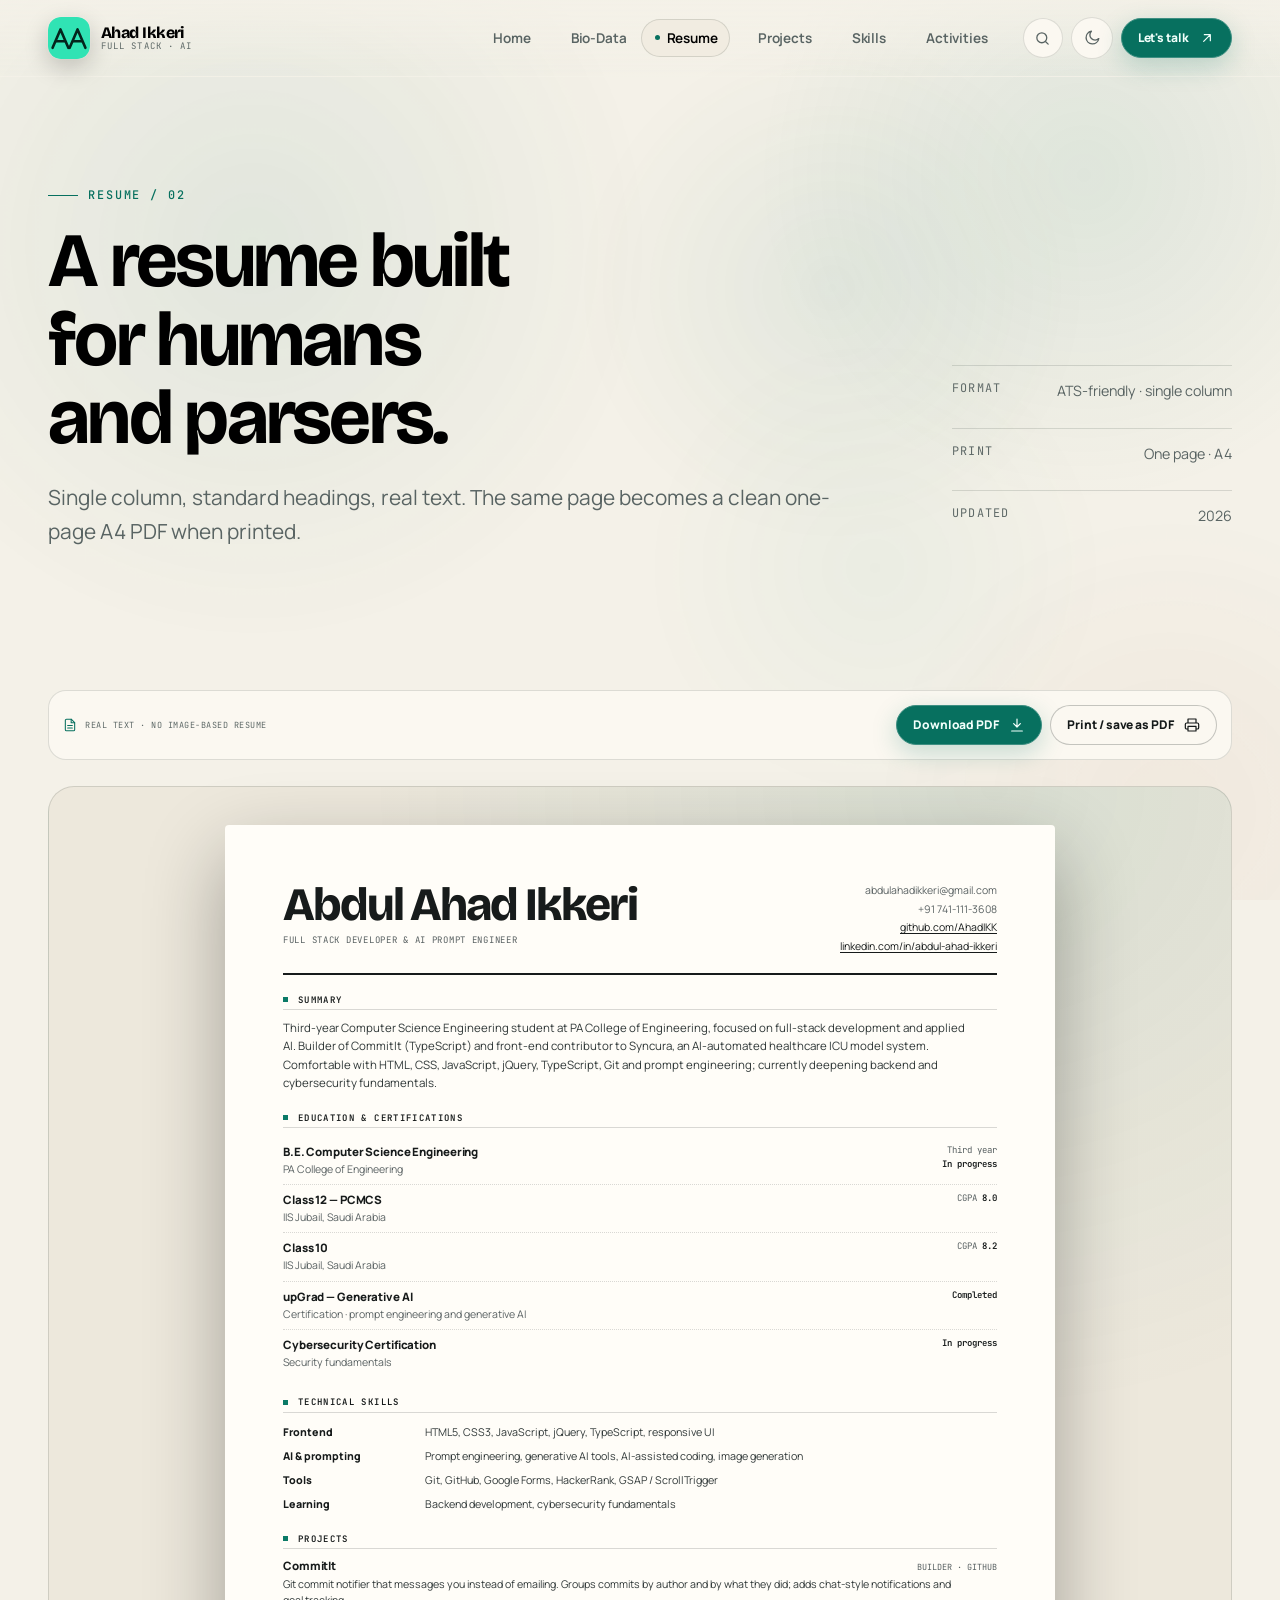
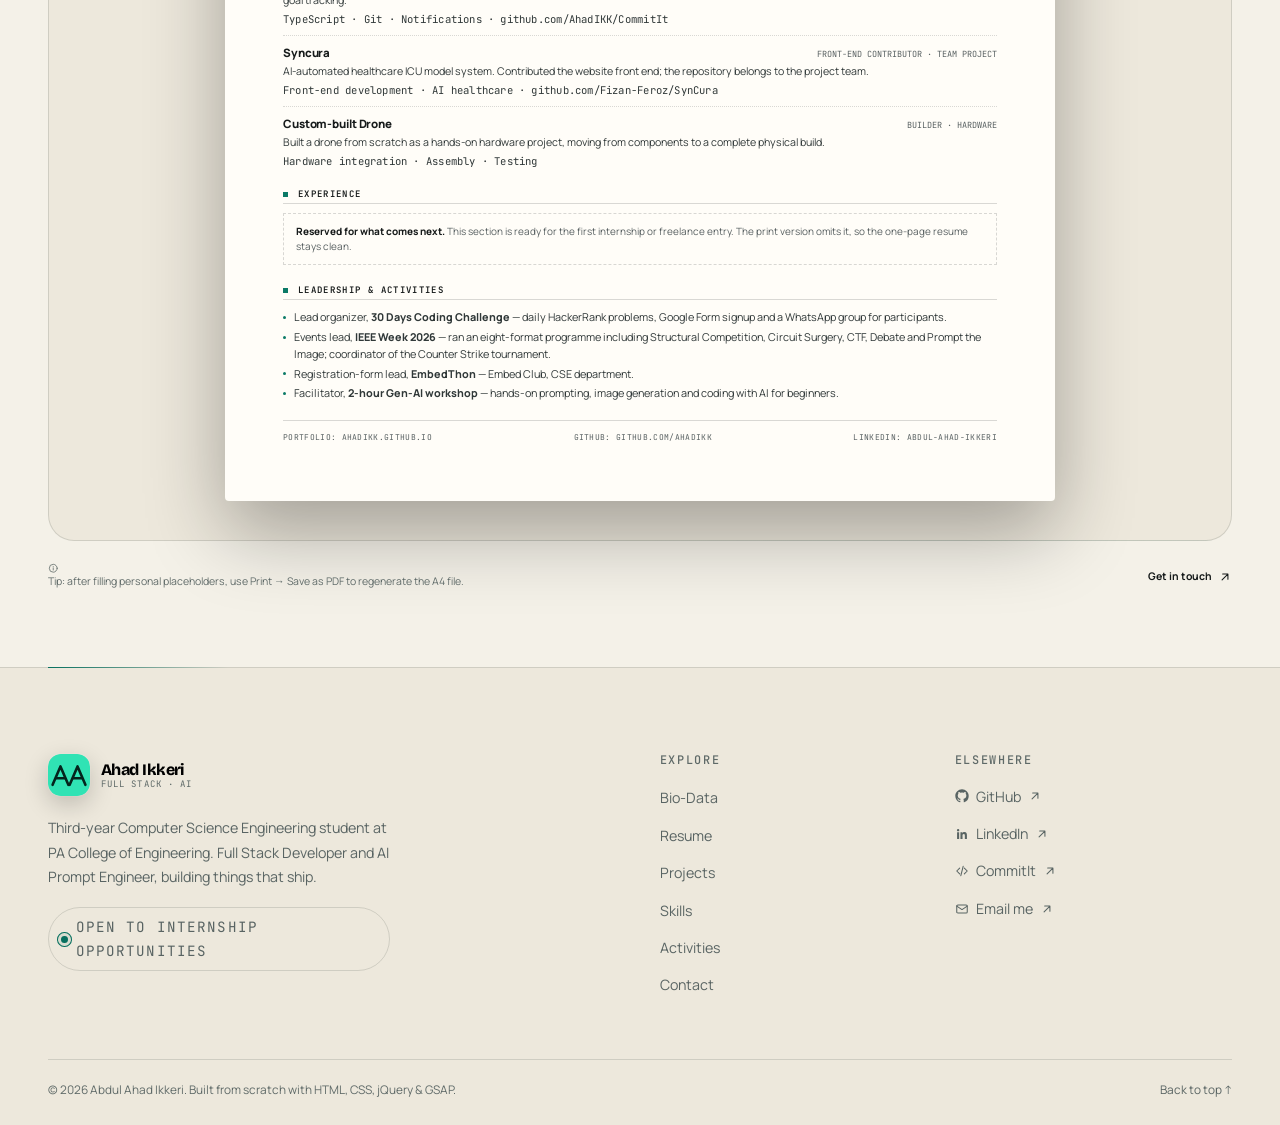
<file: resume.html>
<!DOCTYPE html>
<html lang="en" data-theme="dark">
<head>
  <meta charset="utf-8">
  <meta name="viewport" content="width=device-width, initial-scale=1">
  <title>Resume — Abdul Ahad Ikkeri</title>
  <meta name="description" content="ATS-friendly resume of Abdul Ahad Ikkeri: education, certifications, technical skills, projects, leadership and a printable one-page A4 version.">
  <meta name="author" content="Abdul Ahad Ikkeri">
  <meta name="theme-color" content="#0b0e10">
  <meta name="color-scheme" content="dark light">
  <link rel="canonical" href="https://ahadikk.github.io/resume.html">

  <meta property="og:type" content="website">
  <meta property="og:site_name" content="Abdul Ahad Ikkeri — Portfolio">
  <meta property="og:title" content="Resume — Abdul Ahad Ikkeri">
  <meta property="og:description" content="ATS-friendly resume of Abdul Ahad Ikkeri: education, certifications, technical skills, projects, leadership and a printable one-page A4 version.">
  <meta property="og:url" content="https://ahadikk.github.io/resume.html">
  <meta property="og:image" content="https://ahadikk.github.io/og.png">
  <meta property="og:image:width" content="1200">
  <meta property="og:image:height" content="630">
  <meta property="og:image:alt" content="Abdul Ahad Ikkeri — Full Stack Developer and AI Prompt Engineer">
  <meta name="twitter:card" content="summary_large_image">
  <meta name="twitter:title" content="Resume — Abdul Ahad Ikkeri">
  <meta name="twitter:description" content="ATS-friendly resume of Abdul Ahad Ikkeri: education, certifications, technical skills, projects, leadership and a printable one-page A4 version.">
  <meta name="twitter:image" content="https://ahadikk.github.io/og.png">

  <link rel="icon" href="favicon.svg" type="image/svg+xml">
  <link rel="icon" href="assets/img/favicon-32.png" sizes="32x32" type="image/png">
  <link rel="apple-touch-icon" href="assets/img/apple-touch-icon.png">
  <link rel="manifest" href="site.webmanifest">

  <link rel="preload" href="assets/fonts/bricolage-grotesque.woff2" as="font" type="font/woff2" crossorigin>
  <link rel="preload" href="assets/fonts/manrope.woff2" as="font" type="font/woff2" crossorigin>
  <link rel="stylesheet" href="css/tokens.css">
  <link rel="stylesheet" href="css/base.css">
  <link rel="stylesheet" href="css/layout.css">
  <link rel="stylesheet" href="css/components.css">
  <link rel="stylesheet" href="css/pages.css">
  <link rel="stylesheet" href="css/animations.css">
  <link rel="stylesheet" href="css/print.css" media="print">

  <script>
    (function () {
      document.documentElement.classList.add("js");

      /* A direct open or refresh gets the full name + logo intro. The
         one-shot flag is only written when an internal page link is clicked,
         so internal navigation gets the logo-only version. */
      try {
        if (sessionStorage.getItem("aai-internal-nav") === "1") {
          document.documentElement.classList.add("is-internal-nav");
          sessionStorage.removeItem("aai-internal-nav");
        }
      } catch (error) { /* file:// or private mode */ }

      try {
        var stored = localStorage.getItem("aai-theme");
        var theme = stored || (window.matchMedia("(prefers-color-scheme: light)").matches ? "light" : "dark");
        document.documentElement.setAttribute("data-theme", theme);
        document.documentElement.style.colorScheme = theme;
        var meta = document.querySelector('meta[name="theme-color"]');
        if (meta) meta.setAttribute("content", theme === "light" ? "#f4f1e8" : "#0b0e10");
      } catch (error) { /* file:// or private mode */ }
    })();
  </script>

  <noscript>
    <style>
      .nav-toggle, .theme-toggle, .mobile-panel, .nav-scrim, .preloader,
      .page-transition, .cursor, .scroll-progress, .to-top, .js-only { display: none !important; }
      .primary-nav { display: block !important; }
      @media (max-width: 980px) {
        .nav-shell { height: auto; padding-top: 12px; padding-bottom: 12px; flex-wrap: wrap; }
        .nav-list { width: 100%; flex-wrap: wrap; justify-content: flex-start; }
      }
    </style>
  </noscript>
  
</head>

<body data-page="resume">
  <a class="skip-link" href="#main">Skip to content</a>

  <div class="ambient" aria-hidden="true">
    <span class="ambient__orb ambient__orb--teal"></span>
    <span class="ambient__orb ambient__orb--ember"></span>
    <span class="ambient__orb ambient__orb--mint"></span>
    <span class="ambient__spot"></span>
  </div>

  <div class="preloader" aria-hidden="true">
    <div class="preloader__inner">
      <svg class="preloader__mark" viewBox="0 0 64 64" aria-hidden="true" focusable="false">
          <rect width="64" height="64" rx="18" fill="#30E3B4"/>
          <path d="M7 47 L19 19 L31 47" fill="none" stroke="#04251D" stroke-width="4" stroke-linecap="round" stroke-linejoin="round"/>
          <path d="M12.5 37 H25.5" fill="none" stroke="#04251D" stroke-width="4" stroke-linecap="round"/>
          <path d="M33 47 L45 19 L57 47" fill="none" stroke="#04251D" stroke-width="4" stroke-linecap="round" stroke-linejoin="round"/>
          <path d="M38.5 37 H51.5" fill="none" stroke="#04251D" stroke-width="4" stroke-linecap="round"/>
        </svg>
      <span class="preloader__word">Abdul Ahad Ikkeri</span>
      <span class="preloader__bar"><span></span></span>
    </div>
  </div>

  <div class="page-transition" aria-hidden="true">
    <svg class="page-transition__mark" viewBox="0 0 64 64" aria-hidden="true" focusable="false">
          <rect width="64" height="64" rx="18" fill="#30E3B4"/>
          <path d="M7 47 L19 19 L31 47" fill="none" stroke="#04251D" stroke-width="4" stroke-linecap="round" stroke-linejoin="round"/>
          <path d="M12.5 37 H25.5" fill="none" stroke="#04251D" stroke-width="4" stroke-linecap="round"/>
          <path d="M33 47 L45 19 L57 47" fill="none" stroke="#04251D" stroke-width="4" stroke-linecap="round" stroke-linejoin="round"/>
          <path d="M38.5 37 H51.5" fill="none" stroke="#04251D" stroke-width="4" stroke-linecap="round"/>
        </svg>
  </div>

  <div class="cursor cursor-dot" aria-hidden="true"></div>
  <div class="cursor cursor-ring" aria-hidden="true"></div>
  <div class="scroll-progress" aria-hidden="true"><span id="scroll-progress-bar"></span></div>

  <header class="site-header" id="site-header">
    <div class="nav-shell container">
      <a class="brand" href="index.html">
        <svg class="brand-mark" viewBox="0 0 64 64" aria-hidden="true" focusable="false">
          <rect width="64" height="64" rx="18" fill="#30E3B4"/>
          <path d="M7 47 L19 19 L31 47" fill="none" stroke="#04251D" stroke-width="4" stroke-linecap="round" stroke-linejoin="round"/>
          <path d="M12.5 37 H25.5" fill="none" stroke="#04251D" stroke-width="4" stroke-linecap="round"/>
          <path d="M33 47 L45 19 L57 47" fill="none" stroke="#04251D" stroke-width="4" stroke-linecap="round" stroke-linejoin="round"/>
          <path d="M38.5 37 H51.5" fill="none" stroke="#04251D" stroke-width="4" stroke-linecap="round"/>
        </svg>
        <span class="brand-copy">
          <span class="brand-name">Ahad Ikkeri</span>
          <span class="brand-role">Full Stack · AI</span>
        </span>
      </a>

      <nav class="primary-nav" aria-label="Primary">
        <ul class="nav-list" id="primary-nav-list">
          <li><a href="index.html">Home</a></li>
          <li><a href="about.html">Bio-Data</a></li>
          <li><a href="resume.html">Resume</a></li>
          <li><a href="projects.html">Projects</a></li>
          <li><a href="skills.html">Skills</a></li>
          <li><a href="achievements.html">Activities</a></li>
        </ul>
      </nav>

      <div class="nav-actions">
        <button class="icon-btn command-trigger" type="button" data-command-open aria-haspopup="dialog" aria-controls="command-palette" aria-keyshortcuts="Control+K Meta+K" aria-label="Quick jump (Ctrl K)" title="Quick jump (Ctrl K)">
          <svg class="icon" viewBox="0 0 24 24" fill="none" stroke="currentColor" stroke-width="1.8" stroke-linecap="round" stroke-linejoin="round" aria-hidden="true" focusable="false"><circle cx="11" cy="11" r="7"/><path d="m20 20-3.5-3.5"/></svg>
        </button>
        <button class="theme-toggle" type="button" data-theme-toggle aria-label="Switch to light theme">
          <svg class="icon icon-sun" viewBox="0 0 24 24" fill="none" stroke="currentColor" stroke-width="1.8" stroke-linecap="round" stroke-linejoin="round" aria-hidden="true" focusable="false"><circle cx="12" cy="12" r="4"/><path d="M12 2v2M12 20v2M4.93 4.93l1.42 1.42M17.66 17.66l1.41 1.41M2 12h2M20 12h2M4.93 19.07l1.42-1.42M17.66 6.34l1.41-1.41"/></svg>
          <svg class="icon icon-moon" viewBox="0 0 24 24" fill="none" stroke="currentColor" stroke-width="1.8" stroke-linecap="round" stroke-linejoin="round" aria-hidden="true" focusable="false"><path d="M21 12.8A8.5 8.5 0 1 1 11.2 3 6.6 6.6 0 0 0 21 12.8Z"/></svg>
        </button>
        <a class="btn btn--primary btn--sm nav-cta" href="contact.html" data-magnetic>
          Let's talk <svg class="icon icon-arrow" viewBox="0 0 24 24" fill="none" stroke="currentColor" stroke-width="1.8" stroke-linecap="round" stroke-linejoin="round" aria-hidden="true" focusable="false"><path d="M7 17 17 7M8 7h9v9"/></svg>
        </a>
        <button class="nav-toggle" type="button" aria-expanded="false" aria-controls="mobile-menu" aria-label="Open menu">
          <span class="nav-toggle__lines" aria-hidden="true"><span></span><span></span><span></span></span>
        </button>
      </div>
    </div>
  </header>

  <div class="nav-scrim" aria-hidden="true"></div>
  <div class="mobile-panel" id="mobile-menu">
    <div class="mobile-panel__inner">
      <div class="mobile-panel__content">
        <nav class="mobile-nav" aria-label="Mobile">
          <a href="index.html"><span>01</span>Home</a>
          <a href="about.html"><span>02</span>Bio-Data</a>
          <a href="resume.html"><span>03</span>Resume</a>
          <a href="projects.html"><span>04</span>Projects</a>
          <a href="skills.html"><span>05</span>Skills</a>
          <a href="achievements.html"><span>06</span>Activities</a>
          <a href="contact.html"><span>07</span>Contact</a>
        </nav>
        <div class="mobile-panel__foot">
          <a class="btn btn--primary btn--sm" href="contact.html">Start a conversation <svg class="icon icon-arrow" viewBox="0 0 24 24" fill="none" stroke="currentColor" stroke-width="1.8" stroke-linecap="round" stroke-linejoin="round" aria-hidden="true" focusable="false"><path d="M7 17 17 7M8 7h9v9"/></svg></a>
          <div class="mobile-panel__socials">
            <a class="icon-btn" data-link="github" href="https://github.com/AhadIKK" target="_blank" rel="noopener noreferrer" aria-label="GitHub"><svg class="icon" viewBox="0 0 24 24" fill="currentColor" aria-hidden="true" focusable="false"><path d="M12 .5C5.65.5.5 5.65.5 12c0 5.08 3.29 9.39 7.86 10.91.58.1.79-.25.79-.56v-2.17c-3.2.7-3.87-1.36-3.87-1.36-.52-1.33-1.28-1.68-1.28-1.68-1.05-.72.08-.7.08-.7 1.16.08 1.77 1.19 1.77 1.19 1.03 1.77 2.7 1.26 3.36.96.1-.75.4-1.26.73-1.55-2.55-.29-5.23-1.28-5.23-5.7 0-1.26.45-2.29 1.19-3.1-.12-.29-.52-1.46.11-3.05 0 0 .97-.31 3.18 1.18a11.1 11.1 0 0 1 5.8 0c2.2-1.49 3.17-1.18 3.17-1.18.63 1.59.23 2.76.11 3.05.74.81 1.19 1.84 1.19 3.1 0 4.43-2.69 5.41-5.25 5.69.41.35.77 1.04.77 2.1v3.11c0 .31.21.67.8.56A11.5 11.5 0 0 0 23.5 12C23.5 5.65 18.35.5 12 .5Z"/></svg></a>
            <a class="icon-btn" data-link="linkedin" href="https://www.linkedin.com/in/abdul-ahad-ikkeri-938421385/" target="_blank" rel="noopener noreferrer" aria-label="LinkedIn"><svg class="icon" viewBox="0 0 24 24" fill="currentColor" aria-hidden="true" focusable="false"><path d="M20.45 20.45h-3.56v-5.57c0-1.33-.02-3.04-1.85-3.04-1.85 0-2.14 1.45-2.14 2.94v5.67H9.34V9h3.42v1.56h.05c.48-.9 1.64-1.85 3.37-1.85 3.6 0 4.27 2.37 4.27 5.45v6.29ZM5.34 7.43a2.07 2.07 0 1 1 0-4.14 2.07 2.07 0 0 1 0 4.14ZM7.12 20.45H3.55V9h3.57v11.45Z"/></svg></a>
          </div>
        </div>
      </div>
    </div>
  </div>

  <dialog class="command-dialog" id="command-palette" aria-labelledby="command-title">
    <div class="command-shell">
      <div class="command-search">
        <svg class="icon" viewBox="0 0 24 24" fill="none" stroke="currentColor" stroke-width="1.8" stroke-linecap="round" stroke-linejoin="round" aria-hidden="true" focusable="false"><circle cx="11" cy="11" r="7"/><path d="m20 20-3.5-3.5"/></svg>
        <label class="sr-only" for="command-input">Search pages and actions</label>
        <input id="command-input" type="text" placeholder="Quick jump to a page or action…" autocomplete="off" spellcheck="false" aria-controls="command-list">
        <button class="command-close" type="button" data-command-close aria-label="Close quick jump"><svg class="icon" viewBox="0 0 24 24" fill="none" stroke="currentColor" stroke-width="1.8" stroke-linecap="round" stroke-linejoin="round" aria-hidden="true" focusable="false"><path d="M6 6l12 12M18 6 6 18"/></svg></button>
      </div>
      <h2 class="command-title" id="command-title">Quick jump</h2>
      <div class="command-list" id="command-list">
        
      <a class="command-item" href="index.html" data-command data-keywords="home start overview index">
        <span class="command-item__icon"><svg class="icon" viewBox="0 0 24 24" fill="none" stroke="currentColor" stroke-width="1.8" stroke-linecap="round" stroke-linejoin="round" aria-hidden="true" focusable="false"><path d="m3 11 9-8 9 8"/><path d="M5 10v10h14V10"/></svg></span>
        <span class="command-item__copy"><strong>Home</strong><small>Overview and featured work</small></span>
        <span class="command-item__type">Page</span>
      </a>
      <a class="command-item" href="about.html" data-command data-keywords="bio data about profile story education">
        <span class="command-item__icon"><svg class="icon" viewBox="0 0 24 24" fill="none" stroke="currentColor" stroke-width="1.8" stroke-linecap="round" stroke-linejoin="round" aria-hidden="true" focusable="false"><circle cx="12" cy="8" r="4"/><path d="M4 21a8 8 0 0 1 16 0"/></svg></span>
        <span class="command-item__copy"><strong>Bio-Data</strong><small>Formal record, story and timeline</small></span>
        <span class="command-item__type">Page</span>
      </a>
      <a class="command-item" href="resume.html" data-command data-keywords="resume cv print pdf ats">
        <span class="command-item__icon"><svg class="icon" viewBox="0 0 24 24" fill="none" stroke="currentColor" stroke-width="1.8" stroke-linecap="round" stroke-linejoin="round" aria-hidden="true" focusable="false"><path d="M14 2H6a2 2 0 0 0-2 2v16a2 2 0 0 0 2 2h12a2 2 0 0 0 2-2V8Z"/><path d="M14 2v6h6M8 13h8M8 17h8"/></svg></span>
        <span class="command-item__copy"><strong>Resume</strong><small>On-screen ATS resume and print view</small></span>
        <span class="command-item__type">Page</span>
      </a>
      <a class="command-item" href="projects.html" data-command data-keywords="projects work case studies commitit syncura drone">
        <span class="command-item__icon"><svg class="icon" viewBox="0 0 24 24" fill="none" stroke="currentColor" stroke-width="1.8" stroke-linecap="round" stroke-linejoin="round" aria-hidden="true" focusable="false"><path d="m12 2 9 5-9 5-9-5 9-5Z"/><path d="m3 12 9 5 9-5M3 17l9 5 9-5"/></svg></span>
        <span class="command-item__copy"><strong>Projects</strong><small>CommitIt, Syncura and the drone</small></span>
        <span class="command-item__type">Page</span>
      </a>
      <a class="command-item" href="skills.html" data-command data-keywords="skills toolkit stack frontend ai tools">
        <span class="command-item__icon"><svg class="icon" viewBox="0 0 24 24" fill="none" stroke="currentColor" stroke-width="1.8" stroke-linecap="round" stroke-linejoin="round" aria-hidden="true" focusable="false"><path d="m4 17 6-6-6-6M12 19h8"/></svg></span>
        <span class="command-item__copy"><strong>Skills</strong><small>Evidence-based toolkit</small></span>
        <span class="command-item__type">Page</span>
      </a>
      <a class="command-item" href="achievements.html" data-command data-keywords="activities achievements events certifications ieee embedthon workshop">
        <span class="command-item__icon"><svg class="icon" viewBox="0 0 24 24" fill="none" stroke="currentColor" stroke-width="1.8" stroke-linecap="round" stroke-linejoin="round" aria-hidden="true" focusable="false"><rect x="3" y="4" width="18" height="17" rx="2"/><path d="M16 2v4M8 2v4M3 10h18"/></svg></span>
        <span class="command-item__copy"><strong>Activities</strong><small>Certifications, events and leadership</small></span>
        <span class="command-item__type">Page</span>
      </a>
      <a class="command-item" href="contact.html" data-command data-keywords="contact email message linkedin form">
        <span class="command-item__icon"><svg class="icon" viewBox="0 0 24 24" fill="none" stroke="currentColor" stroke-width="1.8" stroke-linecap="round" stroke-linejoin="round" aria-hidden="true" focusable="false"><rect x="3" y="5" width="18" height="14" rx="2"/><path d="m3 7 9 6 9-6"/></svg></span>
        <span class="command-item__copy"><strong>Contact</strong><small>Send a message or copy the email</small></span>
        <span class="command-item__type">Page</span>
      </a>
      <button class="command-item" type="button" data-command data-action="resume" data-keywords="download resume cv pdf file">
        <span class="command-item__icon"><svg class="icon" viewBox="0 0 24 24" fill="none" stroke="currentColor" stroke-width="1.8" stroke-linecap="round" stroke-linejoin="round" aria-hidden="true" focusable="false"><path d="M12 3v12M7 10l5 5 5-5M4 21h16"/></svg></span>
        <span class="command-item__copy"><strong>Download resume</strong><small>Open the one-page PDF</small></span>
        <span class="command-item__type">Action</span>
      </button>
      <button class="command-item" type="button" data-command data-action="theme" data-keywords="theme dark light toggle appearance">
        <span class="command-item__icon"><svg class="icon" viewBox="0 0 24 24" fill="none" stroke="currentColor" stroke-width="1.8" stroke-linecap="round" stroke-linejoin="round" aria-hidden="true" focusable="false"><circle cx="12" cy="12" r="4"/><path d="M12 2v2M12 20v2M4.93 4.93l1.42 1.42M17.66 17.66l1.41 1.41M2 12h2M20 12h2M4.93 19.07l1.42-1.42M17.66 6.34l1.41-1.41"/></svg></span>
        <span class="command-item__copy"><strong>Toggle theme</strong><small>Switch between dark and light</small></span>
        <span class="command-item__type">Action</span>
      </button>
      <button class="command-item" type="button" data-command data-action="copy" data-keywords="copy email address mail">
        <span class="command-item__icon"><svg class="icon" viewBox="0 0 24 24" fill="none" stroke="currentColor" stroke-width="1.8" stroke-linecap="round" stroke-linejoin="round" aria-hidden="true" focusable="false"><rect x="9" y="9" width="13" height="13" rx="2"/><path d="M5 15H4a2 2 0 0 1-2-2V4a2 2 0 0 1 2-2h9a2 2 0 0 1 2 2v1"/></svg></span>
        <span class="command-item__copy"><strong>Copy email</strong><small>Put the address on the clipboard</small></span>
        <span class="command-item__type">Action</span>
      </button>
      <a class="command-item" href="https://github.com/AhadIKK" target="_blank" rel="noopener noreferrer" data-command data-keywords="github code repository">
        <span class="command-item__icon"><svg class="icon" viewBox="0 0 24 24" fill="currentColor" aria-hidden="true" focusable="false"><path d="M12 .5C5.65.5.5 5.65.5 12c0 5.08 3.29 9.39 7.86 10.91.58.1.79-.25.79-.56v-2.17c-3.2.7-3.87-1.36-3.87-1.36-.52-1.33-1.28-1.68-1.28-1.68-1.05-.72.08-.7.08-.7 1.16.08 1.77 1.19 1.77 1.19 1.03 1.77 2.7 1.26 3.36.96.1-.75.4-1.26.73-1.55-2.55-.29-5.23-1.28-5.23-5.7 0-1.26.45-2.29 1.19-3.1-.12-.29-.52-1.46.11-3.05 0 0 .97-.31 3.18 1.18a11.1 11.1 0 0 1 5.8 0c2.2-1.49 3.17-1.18 3.17-1.18.63 1.59.23 2.76.11 3.05.74.81 1.19 1.84 1.19 3.1 0 4.43-2.69 5.41-5.25 5.69.41.35.77 1.04.77 2.1v3.11c0 .31.21.67.8.56A11.5 11.5 0 0 0 23.5 12C23.5 5.65 18.35.5 12 .5Z"/></svg></span>
        <span class="command-item__copy"><strong>GitHub</strong><small>github.com/AhadIKK</small></span>
        <span class="command-item__type">External</span>
      </a>
      <a class="command-item" href="https://www.linkedin.com/in/abdul-ahad-ikkeri-938421385/" target="_blank" rel="noopener noreferrer" data-command data-keywords="linkedin profile network">
        <span class="command-item__icon"><svg class="icon" viewBox="0 0 24 24" fill="currentColor" aria-hidden="true" focusable="false"><path d="M20.45 20.45h-3.56v-5.57c0-1.33-.02-3.04-1.85-3.04-1.85 0-2.14 1.45-2.14 2.94v5.67H9.34V9h3.42v1.56h.05c.48-.9 1.64-1.85 3.37-1.85 3.6 0 4.27 2.37 4.27 5.45v6.29ZM5.34 7.43a2.07 2.07 0 1 1 0-4.14 2.07 2.07 0 0 1 0 4.14ZM7.12 20.45H3.55V9h3.57v11.45Z"/></svg></span>
        <span class="command-item__copy"><strong>LinkedIn</strong><small>abdul-ahad-ikkeri</small></span>
        <span class="command-item__type">External</span>
      </a>
      </div>
      <p class="command-empty" id="command-empty" hidden>No matches. Try “resume”, “projects” or “contact”.</p>
      <div class="command-foot">
        <span><kbd>↑</kbd><kbd>↓</kbd> navigate</span>
        <span><kbd>↵</kbd> open</span>
        <span><kbd>Esc</kbd> close</span>
        <span><kbd>Ctrl</kbd><kbd>K</kbd> toggle</span>
      </div>
    </div>
  </dialog>

  <main id="main" tabindex="-1">
    <section class="page-hero resume-hero" aria-labelledby="page-title">
      <div class="container">
        <div class="page-hero__grid">
          <div>
            <span class="eyebrow">Resume / 02</span>
            <h1 id="page-title">A resume built for humans and parsers.</h1>
            <p class="page-hero__copy">Single column, standard headings, real text. The same page becomes a clean one-page A4 PDF when printed.</p>
          </div>
          <div class="page-hero__aside">
            <div class="page-meta"><span>Format</span><span>ATS-friendly · single column</span></div>
            <div class="page-meta"><span>Print</span><span>One page · A4</span></div>
            <div class="page-meta"><span>Updated</span><span>2026</span></div>
          </div>
        </div>
      </div>
    </section>

    <section class="section--tight" aria-labelledby="resume-title">
      <div class="container">
        <h2 class="sr-only" id="resume-title">Resume</h2>
        <div class="resume-toolbar">
          <span class="resume-toolbar__hint"><svg class="icon" viewBox="0 0 24 24" fill="none" stroke="currentColor" stroke-width="1.8" stroke-linecap="round" stroke-linejoin="round" aria-hidden="true" focusable="false"><path d="M14 2H6a2 2 0 0 0-2 2v16a2 2 0 0 0 2 2h12a2 2 0 0 0 2-2V8Z"/><path d="M14 2v6h6M8 13h8M8 17h8"/></svg> Real text · no image-based resume</span>
          <div class="resume-toolbar__actions">
            <a class="btn btn--primary btn--sm" href="assets/resume/Abdul-Ahad-Ikkeri-Resume.pdf" data-resume-link>
              <span class="btn__label">Download PDF</span> <svg class="icon" viewBox="0 0 24 24" fill="none" stroke="currentColor" stroke-width="1.8" stroke-linecap="round" stroke-linejoin="round" aria-hidden="true" focusable="false"><path d="M12 3v12M7 10l5 5 5-5M4 21h16"/></svg>
            </a>
            <button class="btn btn--secondary btn--sm js-only" type="button" data-print>
              <span class="btn__label">Print / save as PDF</span> <svg class="icon" viewBox="0 0 24 24" fill="none" stroke="currentColor" stroke-width="1.8" stroke-linecap="round" stroke-linejoin="round" aria-hidden="true" focusable="false"><path d="M6 9V3h12v6M6 18H4a2 2 0 0 1-2-2v-5a2 2 0 0 1 2-2h16a2 2 0 0 1 2 2v5a2 2 0 0 1-2 2h-2M6 14h12v7H6z"/></svg>
            </button>
          </div>
        </div>

        <div class="resume-stage">
          <article class="resume-paper" aria-label="Resume of Abdul Ahad Ikkeri">
            <header class="resume-header">
              <div>
                <h2 class="resume-name">Abdul Ahad Ikkeri</h2>
                <p class="resume-role">Full Stack Developer &amp; AI Prompt Engineer</p>
              </div>
              <address class="resume-contact">
                <span data-profile="email">Email</span>
                <span data-profile="phone">Phone</span>
                <a data-link="github" href="https://github.com/AhadIKK" target="_blank" rel="noopener noreferrer">github.com/AhadIKK</a>
                <a data-link="linkedin" href="https://www.linkedin.com/in/abdul-ahad-ikkeri-938421385/" target="_blank" rel="noopener noreferrer">linkedin.com/in/abdul-ahad-ikkeri</a>
              </address>
            </header>

            <section class="resume-section" aria-labelledby="resume-summary-title">
              <h3 class="resume-section__title" id="resume-summary-title">Summary</h3>
              <p class="resume-summary">Third-year Computer Science Engineering student at PA College of Engineering, focused on full-stack development and applied AI. Builder of CommitIt (TypeScript) and front-end contributor to Syncura, an AI-automated healthcare ICU model system. Comfortable with HTML, CSS, JavaScript, jQuery, TypeScript, Git and prompt engineering; currently deepening backend and cybersecurity fundamentals.</p>
            </section>

            <section class="resume-section" aria-labelledby="resume-education-title">
              <h3 class="resume-section__title" id="resume-education-title">Education &amp; Certifications</h3>
              <div class="resume-entry">
                <div>
                  <h4>B.E. Computer Science Engineering</h4>
                  <p class="resume-entry__sub">PA College of Engineering</p>
                </div>
                <div class="resume-entry__meta">Third year<br><strong>In progress</strong></div>
              </div>
              <div class="resume-entry">
                <div>
                  <h4>Class 12 — PCMCS</h4>
                  <p class="resume-entry__sub">IIS Jubail, Saudi Arabia</p>
                </div>
                <div class="resume-entry__meta">CGPA <strong>8.0</strong></div>
              </div>
              <div class="resume-entry">
                <div>
                  <h4>Class 10</h4>
                  <p class="resume-entry__sub">IIS Jubail, Saudi Arabia</p>
                </div>
                <div class="resume-entry__meta">CGPA <strong>8.2</strong></div>
              </div>
              <div class="resume-entry">
                <div>
                  <h4>upGrad — Generative AI</h4>
                  <p class="resume-entry__sub">Certification · prompt engineering and generative AI</p>
                </div>
                <div class="resume-entry__meta"><strong>Completed</strong></div>
              </div>
              <div class="resume-entry">
                <div>
                  <h4>Cybersecurity Certification</h4>
                  <p class="resume-entry__sub">Security fundamentals</p>
                </div>
                <div class="resume-entry__meta"><strong>In progress</strong></div>
              </div>
            </section>

            <section class="resume-section" aria-labelledby="resume-skills-title">
              <h3 class="resume-section__title" id="resume-skills-title">Technical Skills</h3>
              <dl class="resume-skills">
                <div class="resume-skill-row"><dt>Frontend</dt><dd>HTML5, CSS3, JavaScript, jQuery, TypeScript, responsive UI</dd></div>
                <div class="resume-skill-row"><dt>AI &amp; prompting</dt><dd>Prompt engineering, generative AI tools, AI-assisted coding, image generation</dd></div>
                <div class="resume-skill-row"><dt>Tools</dt><dd>Git, GitHub, Google Forms, HackerRank, GSAP / ScrollTrigger</dd></div>
                <div class="resume-skill-row"><dt>Learning</dt><dd>Backend development, cybersecurity fundamentals</dd></div>
              </dl>
            </section>

            <section class="resume-section" aria-labelledby="resume-projects-title">
              <h3 class="resume-section__title" id="resume-projects-title">Projects</h3>
              <div class="resume-projects">
                <article class="resume-project">
                  <div class="resume-project__head">
                    <h4>CommitIt</h4>
                    <span class="resume-project__role">Builder · GitHub</span>
                  </div>
                  <p>Git commit notifier that messages you instead of emailing. Groups commits by author and by what they did; adds chat-style notifications and goal tracking.</p>
                  <p class="resume-project__stack">TypeScript · Git · Notifications · github.com/AhadIKK/CommitIt</p>
                </article>
                <article class="resume-project">
                  <div class="resume-project__head">
                    <h4>Syncura</h4>
                    <span class="resume-project__role">Front-end contributor · Team project</span>
                  </div>
                  <p>AI-automated healthcare ICU model system. Contributed the website front end; the repository belongs to the project team.</p>
                  <p class="resume-project__stack">Front-end development · AI healthcare · github.com/Fizan-Feroz/SynCura</p>
                </article>
                <article class="resume-project">
                  <div class="resume-project__head">
                    <h4>Custom-built Drone</h4>
                    <span class="resume-project__role">Builder · Hardware</span>
                  </div>
                  <p>Built a drone from scratch as a hands-on hardware project, moving from components to a complete physical build.</p>
                  <p class="resume-project__stack">Hardware integration · Assembly · Testing</p>
                </article>
              </div>
            </section>

            <section class="resume-section resume-section--experience" aria-labelledby="resume-experience-title">
              <h3 class="resume-section__title" id="resume-experience-title">Experience</h3>
              <div class="resume-empty"><strong>Reserved for what comes next.</strong> This section is ready for the first internship or freelance entry. The print version omits it, so the one-page resume stays clean.</div>
            </section>

            <section class="resume-section" aria-labelledby="resume-leadership-title">
              <h3 class="resume-section__title" id="resume-leadership-title">Leadership &amp; Activities</h3>
              <ul class="resume-list">
                <li>Lead organizer, <strong>30 Days Coding Challenge</strong> — daily HackerRank problems, Google Form signup and a WhatsApp group for participants.</li>
                <li>Events lead, <strong>IEEE Week 2026</strong> — ran an eight-format programme including Structural Competition, Circuit Surgery, CTF, Debate and Prompt the Image; coordinator of the Counter Strike tournament.</li>
                <li>Registration-form lead, <strong>EmbedThon</strong> — Embed Club, CSE department.</li>
                <li>Facilitator, <strong>2-hour Gen-AI workshop</strong> — hands-on prompting, image generation and coding with AI for beginners.</li>
              </ul>
            </section>

            <footer class="resume-foot">
              <span>Portfolio: ahadikk.github.io</span>
              <span>GitHub: github.com/AhadIKK</span>
              <span>LinkedIn: abdul-ahad-ikkeri</span>
            </footer>
          </article>
        </div>

        <div class="resume-note">
          <span><svg class="icon" viewBox="0 0 24 24" fill="none" stroke="currentColor" stroke-width="1.8" stroke-linecap="round" stroke-linejoin="round" aria-hidden="true" focusable="false"><circle cx="12" cy="12" r="9"/><path d="M12 11v5M12 8v.01"/></svg> Tip: after filling personal placeholders, use Print → Save as PDF to regenerate the A4 file.</span>
          <a class="link-sweep" href="contact.html">Get in touch <svg class="icon" viewBox="0 0 24 24" fill="none" stroke="currentColor" stroke-width="1.8" stroke-linecap="round" stroke-linejoin="round" aria-hidden="true" focusable="false"><path d="M7 17 17 7M8 7h9v9"/></svg></a>
        </div>
        <div class="placeholder-note" data-placeholder-note hidden>
          <svg class="icon" viewBox="0 0 24 24" fill="none" stroke="currentColor" stroke-width="1.8" stroke-linecap="round" stroke-linejoin="round" aria-hidden="true" focusable="false"><circle cx="12" cy="12" r="9"/><path d="M12 8v5M12 16.5v.01"/></svg>
          <span>Email and phone are still placeholders. Update <code>data/profile.js</code>, then regenerate the PDF so it matches.</span>
        </div>
      </div>
    </section>

  </main>

  <footer class="site-footer">
    <div class="container footer-grid">
      <div class="footer-brand">
        <a class="brand" href="index.html">
          <svg class="brand-mark" viewBox="0 0 64 64" aria-hidden="true" focusable="false">
          <rect width="64" height="64" rx="18" fill="#30E3B4"/>
          <path d="M7 47 L19 19 L31 47" fill="none" stroke="#04251D" stroke-width="4" stroke-linecap="round" stroke-linejoin="round"/>
          <path d="M12.5 37 H25.5" fill="none" stroke="#04251D" stroke-width="4" stroke-linecap="round"/>
          <path d="M33 47 L45 19 L57 47" fill="none" stroke="#04251D" stroke-width="4" stroke-linecap="round" stroke-linejoin="round"/>
          <path d="M38.5 37 H51.5" fill="none" stroke="#04251D" stroke-width="4" stroke-linecap="round"/>
        </svg>
          <span class="brand-copy">
            <span class="brand-name">Ahad Ikkeri</span>
            <span class="brand-role">Full Stack · AI</span>
          </span>
        </a>
        <p>Third-year Computer Science Engineering student at PA College of Engineering. Full Stack Developer and AI Prompt Engineer, building things that ship.</p>
        <p class="footer-status"><span class="status-dot" aria-hidden="true"></span> Open to internship opportunities</p>
      </div>
      <nav aria-label="Footer">
        <h2 class="footer-title">Explore</h2>
        <ul class="footer-links">
          <li><a href="about.html">Bio-Data</a></li>
          <li><a href="resume.html">Resume</a></li>
          <li><a href="projects.html">Projects</a></li>
          <li><a href="skills.html">Skills</a></li>
          <li><a href="achievements.html">Activities</a></li>
          <li><a href="contact.html">Contact</a></li>
        </ul>
      </nav>
      <div>
        <h2 class="footer-title">Elsewhere</h2>
        <ul class="footer-links">
          <li><a data-link="github" href="https://github.com/AhadIKK" target="_blank" rel="noopener noreferrer"><svg class="icon" viewBox="0 0 24 24" fill="currentColor" aria-hidden="true" focusable="false"><path d="M12 .5C5.65.5.5 5.65.5 12c0 5.08 3.29 9.39 7.86 10.91.58.1.79-.25.79-.56v-2.17c-3.2.7-3.87-1.36-3.87-1.36-.52-1.33-1.28-1.68-1.28-1.68-1.05-.72.08-.7.08-.7 1.16.08 1.77 1.19 1.77 1.19 1.03 1.77 2.7 1.26 3.36.96.1-.75.4-1.26.73-1.55-2.55-.29-5.23-1.28-5.23-5.7 0-1.26.45-2.29 1.19-3.1-.12-.29-.52-1.46.11-3.05 0 0 .97-.31 3.18 1.18a11.1 11.1 0 0 1 5.8 0c2.2-1.49 3.17-1.18 3.17-1.18.63 1.59.23 2.76.11 3.05.74.81 1.19 1.84 1.19 3.1 0 4.43-2.69 5.41-5.25 5.69.41.35.77 1.04.77 2.1v3.11c0 .31.21.67.8.56A11.5 11.5 0 0 0 23.5 12C23.5 5.65 18.35.5 12 .5Z"/></svg> GitHub <svg class="icon" viewBox="0 0 24 24" fill="none" stroke="currentColor" stroke-width="1.8" stroke-linecap="round" stroke-linejoin="round" aria-hidden="true" focusable="false"><path d="M7 17 17 7M8 7h9v9"/></svg></a></li>
          <li><a data-link="linkedin" href="https://www.linkedin.com/in/abdul-ahad-ikkeri-938421385/" target="_blank" rel="noopener noreferrer"><svg class="icon" viewBox="0 0 24 24" fill="currentColor" aria-hidden="true" focusable="false"><path d="M20.45 20.45h-3.56v-5.57c0-1.33-.02-3.04-1.85-3.04-1.85 0-2.14 1.45-2.14 2.94v5.67H9.34V9h3.42v1.56h.05c.48-.9 1.64-1.85 3.37-1.85 3.6 0 4.27 2.37 4.27 5.45v6.29ZM5.34 7.43a2.07 2.07 0 1 1 0-4.14 2.07 2.07 0 0 1 0 4.14ZM7.12 20.45H3.55V9h3.57v11.45Z"/></svg> LinkedIn <svg class="icon" viewBox="0 0 24 24" fill="none" stroke="currentColor" stroke-width="1.8" stroke-linecap="round" stroke-linejoin="round" aria-hidden="true" focusable="false"><path d="M7 17 17 7M8 7h9v9"/></svg></a></li>
          <li><a data-link="commitit" href="https://github.com/AhadIKK/CommitIt" target="_blank" rel="noopener noreferrer"><svg class="icon" viewBox="0 0 24 24" fill="none" stroke="currentColor" stroke-width="1.8" stroke-linecap="round" stroke-linejoin="round" aria-hidden="true" focusable="false"><path d="m8 7-5 5 5 5M16 7l5 5-5 5M14 4l-4 16"/></svg> CommitIt <svg class="icon" viewBox="0 0 24 24" fill="none" stroke="currentColor" stroke-width="1.8" stroke-linecap="round" stroke-linejoin="round" aria-hidden="true" focusable="false"><path d="M7 17 17 7M8 7h9v9"/></svg></a></li>
          <li><a href="contact.html"><svg class="icon" viewBox="0 0 24 24" fill="none" stroke="currentColor" stroke-width="1.8" stroke-linecap="round" stroke-linejoin="round" aria-hidden="true" focusable="false"><rect x="3" y="5" width="18" height="14" rx="2"/><path d="m3 7 9 6 9-6"/></svg> Email me <svg class="icon" viewBox="0 0 24 24" fill="none" stroke="currentColor" stroke-width="1.8" stroke-linecap="round" stroke-linejoin="round" aria-hidden="true" focusable="false"><path d="M7 17 17 7M8 7h9v9"/></svg></a></li>
        </ul>
      </div>
    </div>
    <div class="container footer-bottom">
      <p>© <time data-year datetime="2026">2026</time> Abdul Ahad Ikkeri. Built from scratch with HTML, CSS, jQuery &amp; GSAP.</p>
      <a href="#main">Back to top ↑</a>
    </div>
  </footer>

  <button class="to-top" type="button" aria-label="Back to top"><svg class="icon" viewBox="0 0 24 24" fill="none" stroke="currentColor" stroke-width="1.8" stroke-linecap="round" stroke-linejoin="round" aria-hidden="true" focusable="false"><path d="M12 19V5M6 11l6-6 6 6"/></svg></button>
  <div class="toast" id="toast" role="status" aria-live="polite"></div>

  <script src="data/profile.js" defer></script>
  <script src="js/profile-render.js" defer></script>
  <script src="js/vendor/jquery.min.js" defer></script>
  <script src="js/vendor/gsap.min.js" defer></script>
  <script src="js/vendor/ScrollTrigger.min.js" defer></script>
  <script src="js/ui.js" defer></script>
  <script src="js/animations.js" defer></script>
  
</body>
</html>
</file>
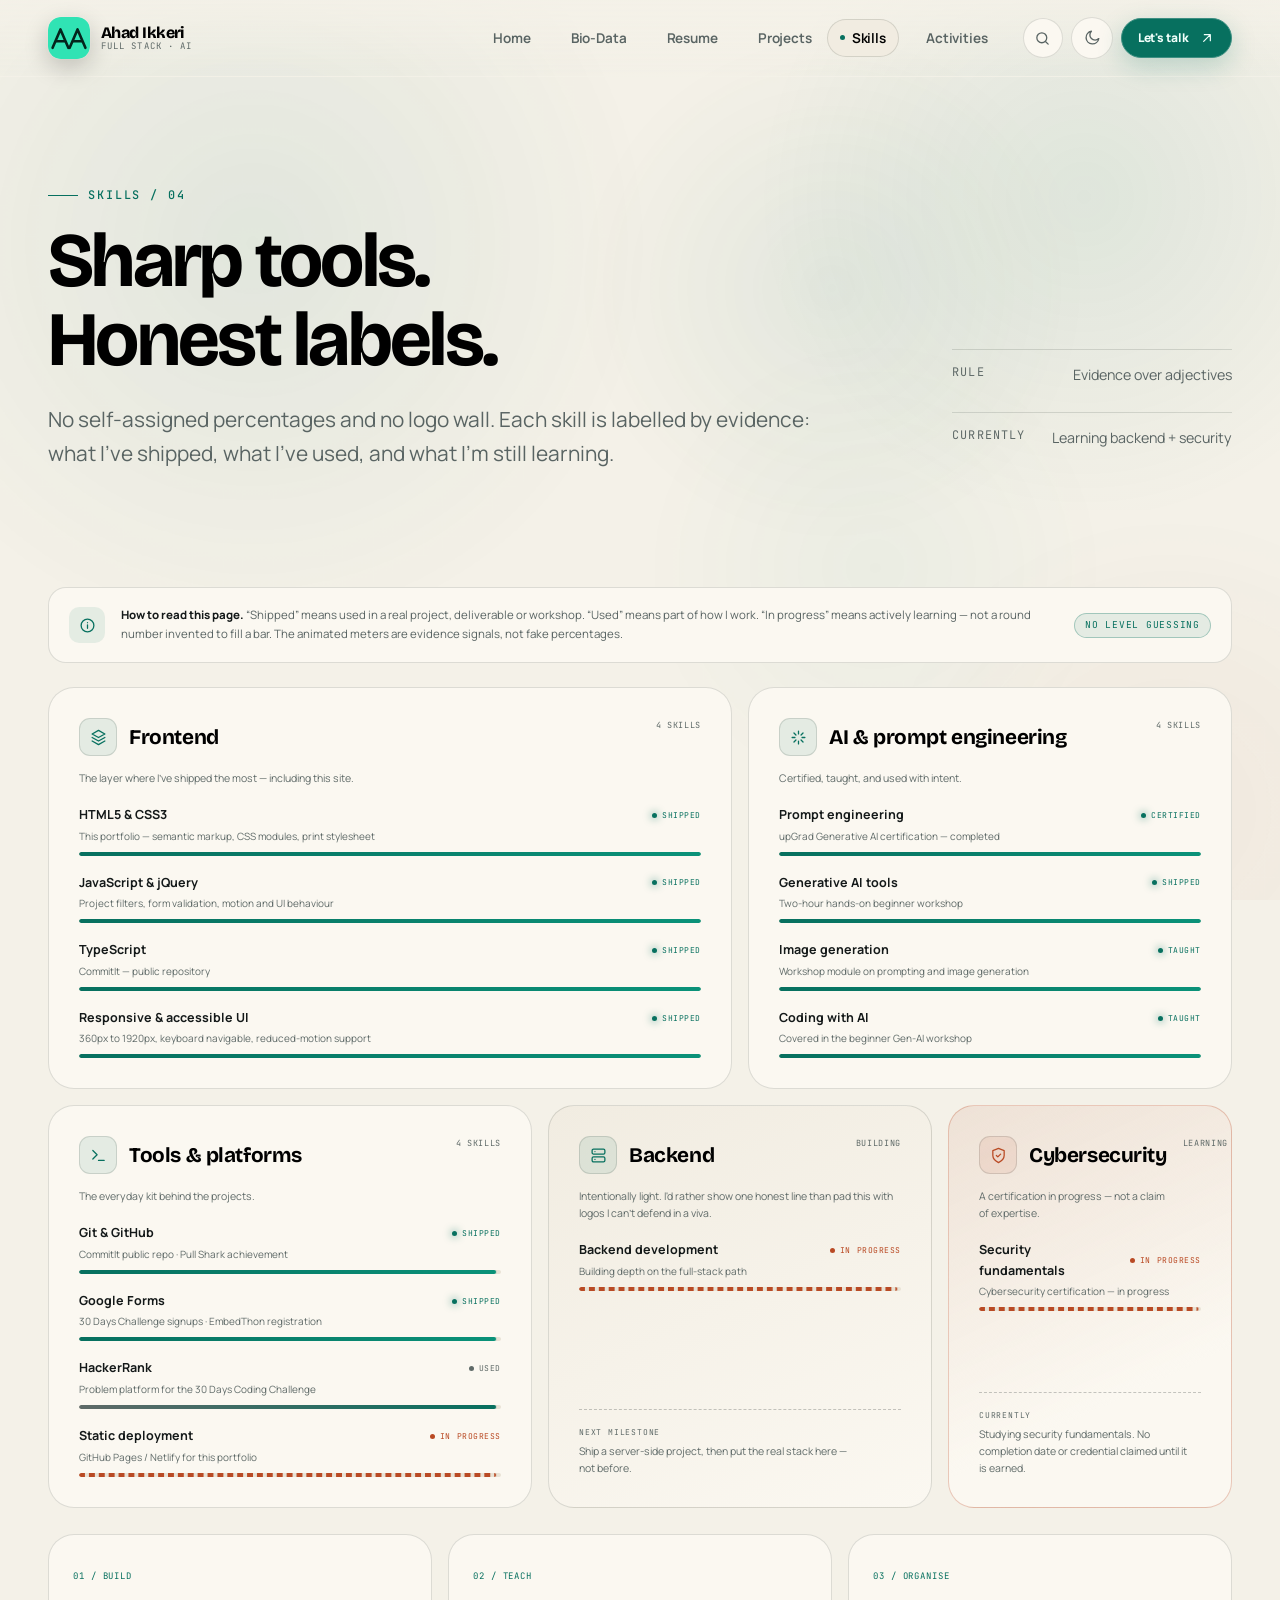
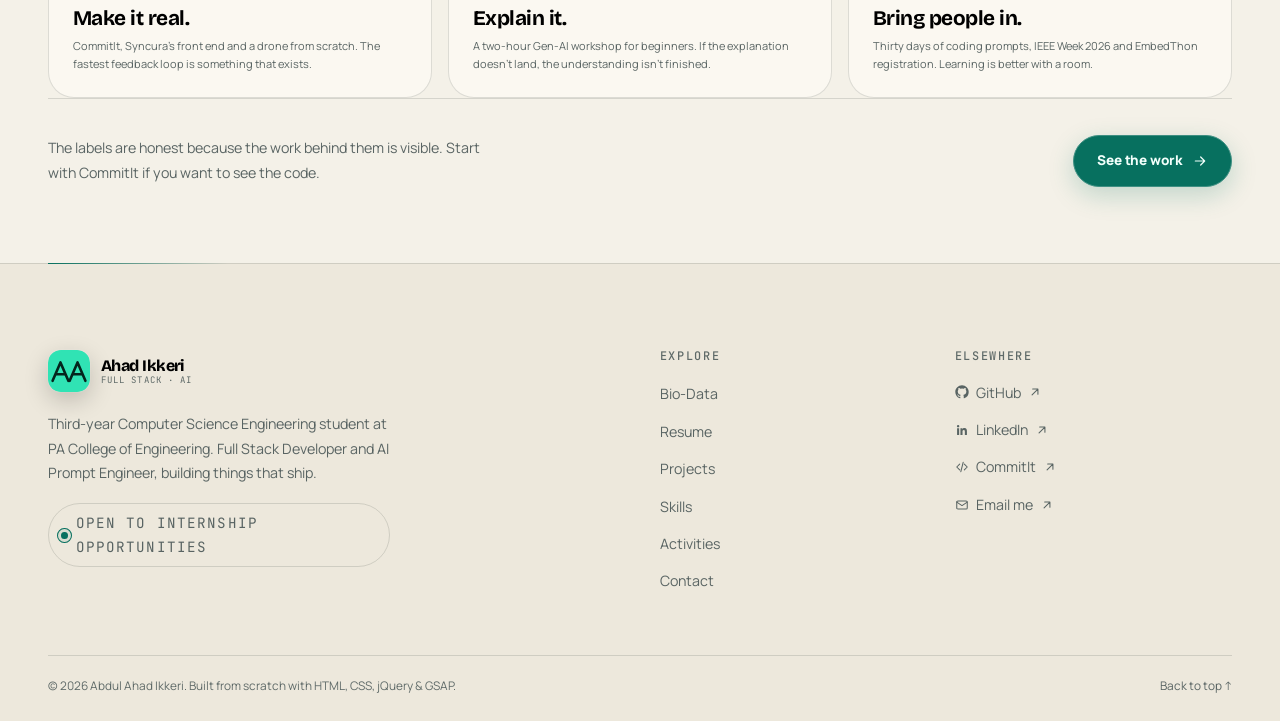
<file: skills.html>
<!DOCTYPE html>
<html lang="en" data-theme="dark">
<head>
  <meta charset="utf-8">
  <meta name="viewport" content="width=device-width, initial-scale=1">
  <title>Skills & Toolkit — Abdul Ahad Ikkeri</title>
  <meta name="description" content="An evidence-based skills page: frontend, AI and prompt engineering, tools, backend and cybersecurity. Honest labels instead of invented percentages.">
  <meta name="author" content="Abdul Ahad Ikkeri">
  <meta name="theme-color" content="#0b0e10">
  <meta name="color-scheme" content="dark light">
  <link rel="canonical" href="https://ahadikk.github.io/skills.html">

  <meta property="og:type" content="website">
  <meta property="og:site_name" content="Abdul Ahad Ikkeri — Portfolio">
  <meta property="og:title" content="Skills & Toolkit — Abdul Ahad Ikkeri">
  <meta property="og:description" content="An evidence-based skills page: frontend, AI and prompt engineering, tools, backend and cybersecurity. Honest labels instead of invented percentages.">
  <meta property="og:url" content="https://ahadikk.github.io/skills.html">
  <meta property="og:image" content="https://ahadikk.github.io/og.png">
  <meta property="og:image:width" content="1200">
  <meta property="og:image:height" content="630">
  <meta property="og:image:alt" content="Abdul Ahad Ikkeri — Full Stack Developer and AI Prompt Engineer">
  <meta name="twitter:card" content="summary_large_image">
  <meta name="twitter:title" content="Skills & Toolkit — Abdul Ahad Ikkeri">
  <meta name="twitter:description" content="An evidence-based skills page: frontend, AI and prompt engineering, tools, backend and cybersecurity. Honest labels instead of invented percentages.">
  <meta name="twitter:image" content="https://ahadikk.github.io/og.png">

  <link rel="icon" href="favicon.svg" type="image/svg+xml">
  <link rel="icon" href="assets/img/favicon-32.png" sizes="32x32" type="image/png">
  <link rel="apple-touch-icon" href="assets/img/apple-touch-icon.png">
  <link rel="manifest" href="site.webmanifest">

  <link rel="preload" href="assets/fonts/bricolage-grotesque.woff2" as="font" type="font/woff2" crossorigin>
  <link rel="preload" href="assets/fonts/manrope.woff2" as="font" type="font/woff2" crossorigin>
  <link rel="stylesheet" href="css/tokens.css">
  <link rel="stylesheet" href="css/base.css">
  <link rel="stylesheet" href="css/layout.css">
  <link rel="stylesheet" href="css/components.css">
  <link rel="stylesheet" href="css/pages.css">
  <link rel="stylesheet" href="css/animations.css">
  <link rel="stylesheet" href="css/print.css" media="print">

  <script>
    (function () {
      document.documentElement.classList.add("js");

      /* A direct open or refresh gets the full name + logo intro. The
         one-shot flag is only written when an internal page link is clicked,
         so internal navigation gets the logo-only version. */
      try {
        if (sessionStorage.getItem("aai-internal-nav") === "1") {
          document.documentElement.classList.add("is-internal-nav");
          sessionStorage.removeItem("aai-internal-nav");
        }
      } catch (error) { /* file:// or private mode */ }

      try {
        var stored = localStorage.getItem("aai-theme");
        var theme = stored || (window.matchMedia("(prefers-color-scheme: light)").matches ? "light" : "dark");
        document.documentElement.setAttribute("data-theme", theme);
        document.documentElement.style.colorScheme = theme;
        var meta = document.querySelector('meta[name="theme-color"]');
        if (meta) meta.setAttribute("content", theme === "light" ? "#f4f1e8" : "#0b0e10");
      } catch (error) { /* file:// or private mode */ }
    })();
  </script>

  <noscript>
    <style>
      .nav-toggle, .theme-toggle, .mobile-panel, .nav-scrim, .preloader,
      .page-transition, .cursor, .scroll-progress, .to-top, .js-only { display: none !important; }
      .primary-nav { display: block !important; }
      @media (max-width: 980px) {
        .nav-shell { height: auto; padding-top: 12px; padding-bottom: 12px; flex-wrap: wrap; }
        .nav-list { width: 100%; flex-wrap: wrap; justify-content: flex-start; }
      }
    </style>
  </noscript>
  
</head>

<body data-page="skills">
  <a class="skip-link" href="#main">Skip to content</a>

  <div class="ambient" aria-hidden="true">
    <span class="ambient__orb ambient__orb--teal"></span>
    <span class="ambient__orb ambient__orb--ember"></span>
    <span class="ambient__orb ambient__orb--mint"></span>
    <span class="ambient__spot"></span>
  </div>

  <div class="preloader" aria-hidden="true">
    <div class="preloader__inner">
      <svg class="preloader__mark" viewBox="0 0 64 64" aria-hidden="true" focusable="false">
          <rect width="64" height="64" rx="18" fill="#30E3B4"/>
          <path d="M7 47 L19 19 L31 47" fill="none" stroke="#04251D" stroke-width="4" stroke-linecap="round" stroke-linejoin="round"/>
          <path d="M12.5 37 H25.5" fill="none" stroke="#04251D" stroke-width="4" stroke-linecap="round"/>
          <path d="M33 47 L45 19 L57 47" fill="none" stroke="#04251D" stroke-width="4" stroke-linecap="round" stroke-linejoin="round"/>
          <path d="M38.5 37 H51.5" fill="none" stroke="#04251D" stroke-width="4" stroke-linecap="round"/>
        </svg>
      <span class="preloader__word">Abdul Ahad Ikkeri</span>
      <span class="preloader__bar"><span></span></span>
    </div>
  </div>

  <div class="page-transition" aria-hidden="true">
    <svg class="page-transition__mark" viewBox="0 0 64 64" aria-hidden="true" focusable="false">
          <rect width="64" height="64" rx="18" fill="#30E3B4"/>
          <path d="M7 47 L19 19 L31 47" fill="none" stroke="#04251D" stroke-width="4" stroke-linecap="round" stroke-linejoin="round"/>
          <path d="M12.5 37 H25.5" fill="none" stroke="#04251D" stroke-width="4" stroke-linecap="round"/>
          <path d="M33 47 L45 19 L57 47" fill="none" stroke="#04251D" stroke-width="4" stroke-linecap="round" stroke-linejoin="round"/>
          <path d="M38.5 37 H51.5" fill="none" stroke="#04251D" stroke-width="4" stroke-linecap="round"/>
        </svg>
  </div>

  <div class="cursor cursor-dot" aria-hidden="true"></div>
  <div class="cursor cursor-ring" aria-hidden="true"></div>
  <div class="scroll-progress" aria-hidden="true"><span id="scroll-progress-bar"></span></div>

  <header class="site-header" id="site-header">
    <div class="nav-shell container">
      <a class="brand" href="index.html">
        <svg class="brand-mark" viewBox="0 0 64 64" aria-hidden="true" focusable="false">
          <rect width="64" height="64" rx="18" fill="#30E3B4"/>
          <path d="M7 47 L19 19 L31 47" fill="none" stroke="#04251D" stroke-width="4" stroke-linecap="round" stroke-linejoin="round"/>
          <path d="M12.5 37 H25.5" fill="none" stroke="#04251D" stroke-width="4" stroke-linecap="round"/>
          <path d="M33 47 L45 19 L57 47" fill="none" stroke="#04251D" stroke-width="4" stroke-linecap="round" stroke-linejoin="round"/>
          <path d="M38.5 37 H51.5" fill="none" stroke="#04251D" stroke-width="4" stroke-linecap="round"/>
        </svg>
        <span class="brand-copy">
          <span class="brand-name">Ahad Ikkeri</span>
          <span class="brand-role">Full Stack · AI</span>
        </span>
      </a>

      <nav class="primary-nav" aria-label="Primary">
        <ul class="nav-list" id="primary-nav-list">
          <li><a href="index.html">Home</a></li>
          <li><a href="about.html">Bio-Data</a></li>
          <li><a href="resume.html">Resume</a></li>
          <li><a href="projects.html">Projects</a></li>
          <li><a href="skills.html">Skills</a></li>
          <li><a href="achievements.html">Activities</a></li>
        </ul>
      </nav>

      <div class="nav-actions">
        <button class="icon-btn command-trigger" type="button" data-command-open aria-haspopup="dialog" aria-controls="command-palette" aria-keyshortcuts="Control+K Meta+K" aria-label="Quick jump (Ctrl K)" title="Quick jump (Ctrl K)">
          <svg class="icon" viewBox="0 0 24 24" fill="none" stroke="currentColor" stroke-width="1.8" stroke-linecap="round" stroke-linejoin="round" aria-hidden="true" focusable="false"><circle cx="11" cy="11" r="7"/><path d="m20 20-3.5-3.5"/></svg>
        </button>
        <button class="theme-toggle" type="button" data-theme-toggle aria-label="Switch to light theme">
          <svg class="icon icon-sun" viewBox="0 0 24 24" fill="none" stroke="currentColor" stroke-width="1.8" stroke-linecap="round" stroke-linejoin="round" aria-hidden="true" focusable="false"><circle cx="12" cy="12" r="4"/><path d="M12 2v2M12 20v2M4.93 4.93l1.42 1.42M17.66 17.66l1.41 1.41M2 12h2M20 12h2M4.93 19.07l1.42-1.42M17.66 6.34l1.41-1.41"/></svg>
          <svg class="icon icon-moon" viewBox="0 0 24 24" fill="none" stroke="currentColor" stroke-width="1.8" stroke-linecap="round" stroke-linejoin="round" aria-hidden="true" focusable="false"><path d="M21 12.8A8.5 8.5 0 1 1 11.2 3 6.6 6.6 0 0 0 21 12.8Z"/></svg>
        </button>
        <a class="btn btn--primary btn--sm nav-cta" href="contact.html" data-magnetic>
          Let's talk <svg class="icon icon-arrow" viewBox="0 0 24 24" fill="none" stroke="currentColor" stroke-width="1.8" stroke-linecap="round" stroke-linejoin="round" aria-hidden="true" focusable="false"><path d="M7 17 17 7M8 7h9v9"/></svg>
        </a>
        <button class="nav-toggle" type="button" aria-expanded="false" aria-controls="mobile-menu" aria-label="Open menu">
          <span class="nav-toggle__lines" aria-hidden="true"><span></span><span></span><span></span></span>
        </button>
      </div>
    </div>
  </header>

  <div class="nav-scrim" aria-hidden="true"></div>
  <div class="mobile-panel" id="mobile-menu">
    <div class="mobile-panel__inner">
      <div class="mobile-panel__content">
        <nav class="mobile-nav" aria-label="Mobile">
          <a href="index.html"><span>01</span>Home</a>
          <a href="about.html"><span>02</span>Bio-Data</a>
          <a href="resume.html"><span>03</span>Resume</a>
          <a href="projects.html"><span>04</span>Projects</a>
          <a href="skills.html"><span>05</span>Skills</a>
          <a href="achievements.html"><span>06</span>Activities</a>
          <a href="contact.html"><span>07</span>Contact</a>
        </nav>
        <div class="mobile-panel__foot">
          <a class="btn btn--primary btn--sm" href="contact.html">Start a conversation <svg class="icon icon-arrow" viewBox="0 0 24 24" fill="none" stroke="currentColor" stroke-width="1.8" stroke-linecap="round" stroke-linejoin="round" aria-hidden="true" focusable="false"><path d="M7 17 17 7M8 7h9v9"/></svg></a>
          <div class="mobile-panel__socials">
            <a class="icon-btn" data-link="github" href="https://github.com/AhadIKK" target="_blank" rel="noopener noreferrer" aria-label="GitHub"><svg class="icon" viewBox="0 0 24 24" fill="currentColor" aria-hidden="true" focusable="false"><path d="M12 .5C5.65.5.5 5.65.5 12c0 5.08 3.29 9.39 7.86 10.91.58.1.79-.25.79-.56v-2.17c-3.2.7-3.87-1.36-3.87-1.36-.52-1.33-1.28-1.68-1.28-1.68-1.05-.72.08-.7.08-.7 1.16.08 1.77 1.19 1.77 1.19 1.03 1.77 2.7 1.26 3.36.96.1-.75.4-1.26.73-1.55-2.55-.29-5.23-1.28-5.23-5.7 0-1.26.45-2.29 1.19-3.1-.12-.29-.52-1.46.11-3.05 0 0 .97-.31 3.18 1.18a11.1 11.1 0 0 1 5.8 0c2.2-1.49 3.17-1.18 3.17-1.18.63 1.59.23 2.76.11 3.05.74.81 1.19 1.84 1.19 3.1 0 4.43-2.69 5.41-5.25 5.69.41.35.77 1.04.77 2.1v3.11c0 .31.21.67.8.56A11.5 11.5 0 0 0 23.5 12C23.5 5.65 18.35.5 12 .5Z"/></svg></a>
            <a class="icon-btn" data-link="linkedin" href="https://www.linkedin.com/in/abdul-ahad-ikkeri-938421385/" target="_blank" rel="noopener noreferrer" aria-label="LinkedIn"><svg class="icon" viewBox="0 0 24 24" fill="currentColor" aria-hidden="true" focusable="false"><path d="M20.45 20.45h-3.56v-5.57c0-1.33-.02-3.04-1.85-3.04-1.85 0-2.14 1.45-2.14 2.94v5.67H9.34V9h3.42v1.56h.05c.48-.9 1.64-1.85 3.37-1.85 3.6 0 4.27 2.37 4.27 5.45v6.29ZM5.34 7.43a2.07 2.07 0 1 1 0-4.14 2.07 2.07 0 0 1 0 4.14ZM7.12 20.45H3.55V9h3.57v11.45Z"/></svg></a>
          </div>
        </div>
      </div>
    </div>
  </div>

  <dialog class="command-dialog" id="command-palette" aria-labelledby="command-title">
    <div class="command-shell">
      <div class="command-search">
        <svg class="icon" viewBox="0 0 24 24" fill="none" stroke="currentColor" stroke-width="1.8" stroke-linecap="round" stroke-linejoin="round" aria-hidden="true" focusable="false"><circle cx="11" cy="11" r="7"/><path d="m20 20-3.5-3.5"/></svg>
        <label class="sr-only" for="command-input">Search pages and actions</label>
        <input id="command-input" type="text" placeholder="Quick jump to a page or action…" autocomplete="off" spellcheck="false" aria-controls="command-list">
        <button class="command-close" type="button" data-command-close aria-label="Close quick jump"><svg class="icon" viewBox="0 0 24 24" fill="none" stroke="currentColor" stroke-width="1.8" stroke-linecap="round" stroke-linejoin="round" aria-hidden="true" focusable="false"><path d="M6 6l12 12M18 6 6 18"/></svg></button>
      </div>
      <h2 class="command-title" id="command-title">Quick jump</h2>
      <div class="command-list" id="command-list">
        
      <a class="command-item" href="index.html" data-command data-keywords="home start overview index">
        <span class="command-item__icon"><svg class="icon" viewBox="0 0 24 24" fill="none" stroke="currentColor" stroke-width="1.8" stroke-linecap="round" stroke-linejoin="round" aria-hidden="true" focusable="false"><path d="m3 11 9-8 9 8"/><path d="M5 10v10h14V10"/></svg></span>
        <span class="command-item__copy"><strong>Home</strong><small>Overview and featured work</small></span>
        <span class="command-item__type">Page</span>
      </a>
      <a class="command-item" href="about.html" data-command data-keywords="bio data about profile story education">
        <span class="command-item__icon"><svg class="icon" viewBox="0 0 24 24" fill="none" stroke="currentColor" stroke-width="1.8" stroke-linecap="round" stroke-linejoin="round" aria-hidden="true" focusable="false"><circle cx="12" cy="8" r="4"/><path d="M4 21a8 8 0 0 1 16 0"/></svg></span>
        <span class="command-item__copy"><strong>Bio-Data</strong><small>Formal record, story and timeline</small></span>
        <span class="command-item__type">Page</span>
      </a>
      <a class="command-item" href="resume.html" data-command data-keywords="resume cv print pdf ats">
        <span class="command-item__icon"><svg class="icon" viewBox="0 0 24 24" fill="none" stroke="currentColor" stroke-width="1.8" stroke-linecap="round" stroke-linejoin="round" aria-hidden="true" focusable="false"><path d="M14 2H6a2 2 0 0 0-2 2v16a2 2 0 0 0 2 2h12a2 2 0 0 0 2-2V8Z"/><path d="M14 2v6h6M8 13h8M8 17h8"/></svg></span>
        <span class="command-item__copy"><strong>Resume</strong><small>On-screen ATS resume and print view</small></span>
        <span class="command-item__type">Page</span>
      </a>
      <a class="command-item" href="projects.html" data-command data-keywords="projects work case studies commitit syncura drone">
        <span class="command-item__icon"><svg class="icon" viewBox="0 0 24 24" fill="none" stroke="currentColor" stroke-width="1.8" stroke-linecap="round" stroke-linejoin="round" aria-hidden="true" focusable="false"><path d="m12 2 9 5-9 5-9-5 9-5Z"/><path d="m3 12 9 5 9-5M3 17l9 5 9-5"/></svg></span>
        <span class="command-item__copy"><strong>Projects</strong><small>CommitIt, Syncura and the drone</small></span>
        <span class="command-item__type">Page</span>
      </a>
      <a class="command-item" href="skills.html" data-command data-keywords="skills toolkit stack frontend ai tools">
        <span class="command-item__icon"><svg class="icon" viewBox="0 0 24 24" fill="none" stroke="currentColor" stroke-width="1.8" stroke-linecap="round" stroke-linejoin="round" aria-hidden="true" focusable="false"><path d="m4 17 6-6-6-6M12 19h8"/></svg></span>
        <span class="command-item__copy"><strong>Skills</strong><small>Evidence-based toolkit</small></span>
        <span class="command-item__type">Page</span>
      </a>
      <a class="command-item" href="achievements.html" data-command data-keywords="activities achievements events certifications ieee embedthon workshop">
        <span class="command-item__icon"><svg class="icon" viewBox="0 0 24 24" fill="none" stroke="currentColor" stroke-width="1.8" stroke-linecap="round" stroke-linejoin="round" aria-hidden="true" focusable="false"><rect x="3" y="4" width="18" height="17" rx="2"/><path d="M16 2v4M8 2v4M3 10h18"/></svg></span>
        <span class="command-item__copy"><strong>Activities</strong><small>Certifications, events and leadership</small></span>
        <span class="command-item__type">Page</span>
      </a>
      <a class="command-item" href="contact.html" data-command data-keywords="contact email message linkedin form">
        <span class="command-item__icon"><svg class="icon" viewBox="0 0 24 24" fill="none" stroke="currentColor" stroke-width="1.8" stroke-linecap="round" stroke-linejoin="round" aria-hidden="true" focusable="false"><rect x="3" y="5" width="18" height="14" rx="2"/><path d="m3 7 9 6 9-6"/></svg></span>
        <span class="command-item__copy"><strong>Contact</strong><small>Send a message or copy the email</small></span>
        <span class="command-item__type">Page</span>
      </a>
      <button class="command-item" type="button" data-command data-action="resume" data-keywords="download resume cv pdf file">
        <span class="command-item__icon"><svg class="icon" viewBox="0 0 24 24" fill="none" stroke="currentColor" stroke-width="1.8" stroke-linecap="round" stroke-linejoin="round" aria-hidden="true" focusable="false"><path d="M12 3v12M7 10l5 5 5-5M4 21h16"/></svg></span>
        <span class="command-item__copy"><strong>Download resume</strong><small>Open the one-page PDF</small></span>
        <span class="command-item__type">Action</span>
      </button>
      <button class="command-item" type="button" data-command data-action="theme" data-keywords="theme dark light toggle appearance">
        <span class="command-item__icon"><svg class="icon" viewBox="0 0 24 24" fill="none" stroke="currentColor" stroke-width="1.8" stroke-linecap="round" stroke-linejoin="round" aria-hidden="true" focusable="false"><circle cx="12" cy="12" r="4"/><path d="M12 2v2M12 20v2M4.93 4.93l1.42 1.42M17.66 17.66l1.41 1.41M2 12h2M20 12h2M4.93 19.07l1.42-1.42M17.66 6.34l1.41-1.41"/></svg></span>
        <span class="command-item__copy"><strong>Toggle theme</strong><small>Switch between dark and light</small></span>
        <span class="command-item__type">Action</span>
      </button>
      <button class="command-item" type="button" data-command data-action="copy" data-keywords="copy email address mail">
        <span class="command-item__icon"><svg class="icon" viewBox="0 0 24 24" fill="none" stroke="currentColor" stroke-width="1.8" stroke-linecap="round" stroke-linejoin="round" aria-hidden="true" focusable="false"><rect x="9" y="9" width="13" height="13" rx="2"/><path d="M5 15H4a2 2 0 0 1-2-2V4a2 2 0 0 1 2-2h9a2 2 0 0 1 2 2v1"/></svg></span>
        <span class="command-item__copy"><strong>Copy email</strong><small>Put the address on the clipboard</small></span>
        <span class="command-item__type">Action</span>
      </button>
      <a class="command-item" href="https://github.com/AhadIKK" target="_blank" rel="noopener noreferrer" data-command data-keywords="github code repository">
        <span class="command-item__icon"><svg class="icon" viewBox="0 0 24 24" fill="currentColor" aria-hidden="true" focusable="false"><path d="M12 .5C5.65.5.5 5.65.5 12c0 5.08 3.29 9.39 7.86 10.91.58.1.79-.25.79-.56v-2.17c-3.2.7-3.87-1.36-3.87-1.36-.52-1.33-1.28-1.68-1.28-1.68-1.05-.72.08-.7.08-.7 1.16.08 1.77 1.19 1.77 1.19 1.03 1.77 2.7 1.26 3.36.96.1-.75.4-1.26.73-1.55-2.55-.29-5.23-1.28-5.23-5.7 0-1.26.45-2.29 1.19-3.1-.12-.29-.52-1.46.11-3.05 0 0 .97-.31 3.18 1.18a11.1 11.1 0 0 1 5.8 0c2.2-1.49 3.17-1.18 3.17-1.18.63 1.59.23 2.76.11 3.05.74.81 1.19 1.84 1.19 3.1 0 4.43-2.69 5.41-5.25 5.69.41.35.77 1.04.77 2.1v3.11c0 .31.21.67.8.56A11.5 11.5 0 0 0 23.5 12C23.5 5.65 18.35.5 12 .5Z"/></svg></span>
        <span class="command-item__copy"><strong>GitHub</strong><small>github.com/AhadIKK</small></span>
        <span class="command-item__type">External</span>
      </a>
      <a class="command-item" href="https://www.linkedin.com/in/abdul-ahad-ikkeri-938421385/" target="_blank" rel="noopener noreferrer" data-command data-keywords="linkedin profile network">
        <span class="command-item__icon"><svg class="icon" viewBox="0 0 24 24" fill="currentColor" aria-hidden="true" focusable="false"><path d="M20.45 20.45h-3.56v-5.57c0-1.33-.02-3.04-1.85-3.04-1.85 0-2.14 1.45-2.14 2.94v5.67H9.34V9h3.42v1.56h.05c.48-.9 1.64-1.85 3.37-1.85 3.6 0 4.27 2.37 4.27 5.45v6.29ZM5.34 7.43a2.07 2.07 0 1 1 0-4.14 2.07 2.07 0 0 1 0 4.14ZM7.12 20.45H3.55V9h3.57v11.45Z"/></svg></span>
        <span class="command-item__copy"><strong>LinkedIn</strong><small>abdul-ahad-ikkeri</small></span>
        <span class="command-item__type">External</span>
      </a>
      </div>
      <p class="command-empty" id="command-empty" hidden>No matches. Try “resume”, “projects” or “contact”.</p>
      <div class="command-foot">
        <span><kbd>↑</kbd><kbd>↓</kbd> navigate</span>
        <span><kbd>↵</kbd> open</span>
        <span><kbd>Esc</kbd> close</span>
        <span><kbd>Ctrl</kbd><kbd>K</kbd> toggle</span>
      </div>
    </div>
  </dialog>

  <main id="main" tabindex="-1">
    <section class="page-hero skills-hero" aria-labelledby="page-title">
      <div class="container">
        <div class="page-hero__grid">
          <div>
            <span class="eyebrow">Skills / 04</span>
            <h1 id="page-title">Sharp tools. Honest labels.</h1>
            <p class="page-hero__copy">No self-assigned percentages and no logo wall. Each skill is labelled by evidence: what I've shipped, what I've used, and what I'm still learning.</p>
          </div>
          <div class="page-hero__aside">
            <div class="page-meta"><span>Rule</span><span>Evidence over adjectives</span></div>
            <div class="page-meta"><span>Currently</span><span>Learning backend + security</span></div>
          </div>
        </div>
      </div>
    </section>

    <section class="section--tight" aria-labelledby="skills-title">
      <div class="container">
        <div class="honesty-note" data-reveal>
          <span class="honesty-note__icon"><svg class="icon" viewBox="0 0 24 24" fill="none" stroke="currentColor" stroke-width="1.8" stroke-linecap="round" stroke-linejoin="round" aria-hidden="true" focusable="false"><circle cx="12" cy="12" r="9"/><path d="M12 11v5M12 8v.01"/></svg></span>
          <p><strong>How to read this page.</strong> “Shipped” means used in a real project, deliverable or workshop. “Used” means part of how I work. “In progress” means actively learning — not a round number invented to fill a bar. The animated meters are evidence signals, not fake percentages.</p>
          <span class="badge badge--accent">No level guessing</span>
        </div>
        <h2 class="sr-only" id="skills-title">Skills by discipline</h2>

        <div class="skills-grid" style="margin-top:24px">
          <article class="skill-group skill-group--frontend" data-reveal>
            <div class="skill-group__head">
              <div class="skill-group__title">
                <span class="skill-group__icon"><svg class="icon" viewBox="0 0 24 24" fill="none" stroke="currentColor" stroke-width="1.8" stroke-linecap="round" stroke-linejoin="round" aria-hidden="true" focusable="false"><path d="m12 2 9 5-9 5-9-5 9-5Z"/><path d="m3 12 9 5 9-5M3 17l9 5 9-5"/></svg></span>
                <h2>Frontend</h2>
              </div>
              <span class="skill-group__count">4 skills</span>
            </div>
            <p class="skill-group__note">The layer where I've shipped the most — including this site.</p>
            <ul class="skill-list">
              <li>
                <div class="skill-row__top"><span class="skill-row__name">HTML5 &amp; CSS3</span><span class="skill-status skill-status--shipped">Shipped</span></div>
                <p class="skill-row__evidence">This portfolio — semantic markup, CSS modules, print stylesheet</p>
                <div class="meter"><span class="meter__fill"></span></div>
              </li>
              <li>
                <div class="skill-row__top"><span class="skill-row__name">JavaScript &amp; jQuery</span><span class="skill-status skill-status--shipped">Shipped</span></div>
                <p class="skill-row__evidence">Project filters, form validation, motion and UI behaviour</p>
                <div class="meter"><span class="meter__fill"></span></div>
              </li>
              <li>
                <div class="skill-row__top"><span class="skill-row__name">TypeScript</span><span class="skill-status skill-status--shipped">Shipped</span></div>
                <p class="skill-row__evidence">CommitIt — public repository</p>
                <div class="meter"><span class="meter__fill"></span></div>
              </li>
              <li>
                <div class="skill-row__top"><span class="skill-row__name">Responsive &amp; accessible UI</span><span class="skill-status skill-status--shipped">Shipped</span></div>
                <p class="skill-row__evidence">360px to 1920px, keyboard navigable, reduced-motion support</p>
                <div class="meter"><span class="meter__fill"></span></div>
              </li>
            </ul>
          </article>

          <article class="skill-group skill-group--ai" data-reveal>
            <div class="skill-group__head">
              <div class="skill-group__title">
                <span class="skill-group__icon"><svg class="icon" viewBox="0 0 24 24" fill="none" stroke="currentColor" stroke-width="1.8" stroke-linecap="round" stroke-linejoin="round" aria-hidden="true" focusable="false"><path d="M12 3v4M12 17v4M3 12h4M17 12h4M5.6 5.6l2.8 2.8M15.6 15.6l2.8 2.8M18.4 5.6l-2.8 2.8M8.4 15.6l-2.8 2.8"/></svg></span>
                <h2>AI &amp; prompt engineering</h2>
              </div>
              <span class="skill-group__count">4 skills</span>
            </div>
            <p class="skill-group__note">Certified, taught, and used with intent.</p>
            <ul class="skill-list">
              <li>
                <div class="skill-row__top"><span class="skill-row__name">Prompt engineering</span><span class="skill-status skill-status--shipped">Certified</span></div>
                <p class="skill-row__evidence">upGrad Generative AI certification — completed</p>
                <div class="meter"><span class="meter__fill"></span></div>
              </li>
              <li>
                <div class="skill-row__top"><span class="skill-row__name">Generative AI tools</span><span class="skill-status skill-status--shipped">Shipped</span></div>
                <p class="skill-row__evidence">Two-hour hands-on beginner workshop</p>
                <div class="meter"><span class="meter__fill"></span></div>
              </li>
              <li>
                <div class="skill-row__top"><span class="skill-row__name">Image generation</span><span class="skill-status skill-status--shipped">Taught</span></div>
                <p class="skill-row__evidence">Workshop module on prompting and image generation</p>
                <div class="meter"><span class="meter__fill"></span></div>
              </li>
              <li>
                <div class="skill-row__top"><span class="skill-row__name">Coding with AI</span><span class="skill-status skill-status--shipped">Taught</span></div>
                <p class="skill-row__evidence">Covered in the beginner Gen-AI workshop</p>
                <div class="meter"><span class="meter__fill"></span></div>
              </li>
            </ul>
          </article>

          <article class="skill-group skill-group--tools" data-reveal>
            <div class="skill-group__head">
              <div class="skill-group__title">
                <span class="skill-group__icon"><svg class="icon" viewBox="0 0 24 24" fill="none" stroke="currentColor" stroke-width="1.8" stroke-linecap="round" stroke-linejoin="round" aria-hidden="true" focusable="false"><path d="m4 17 6-6-6-6M12 19h8"/></svg></span>
                <h2>Tools &amp; platforms</h2>
              </div>
              <span class="skill-group__count">4 skills</span>
            </div>
            <p class="skill-group__note">The everyday kit behind the projects.</p>
            <ul class="skill-list">
              <li>
                <div class="skill-row__top"><span class="skill-row__name">Git &amp; GitHub</span><span class="skill-status skill-status--shipped">Shipped</span></div>
                <p class="skill-row__evidence">CommitIt public repo · Pull Shark achievement</p>
                <div class="meter"><span class="meter__fill"></span></div>
              </li>
              <li>
                <div class="skill-row__top"><span class="skill-row__name">Google Forms</span><span class="skill-status skill-status--shipped">Shipped</span></div>
                <p class="skill-row__evidence">30 Days Challenge signups · EmbedThon registration</p>
                <div class="meter"><span class="meter__fill"></span></div>
              </li>
              <li>
                <div class="skill-row__top"><span class="skill-row__name">HackerRank</span><span class="skill-status">Used</span></div>
                <p class="skill-row__evidence">Problem platform for the 30 Days Coding Challenge</p>
                <div class="meter meter--used"><span class="meter__fill"></span></div>
              </li>
              <li>
                <div class="skill-row__top"><span class="skill-row__name">Static deployment</span><span class="skill-status skill-status--learning">In progress</span></div>
                <p class="skill-row__evidence">GitHub Pages / Netlify for this portfolio</p>
                <div class="meter meter--learning"><span class="meter__fill"></span></div>
              </li>
            </ul>
          </article>

          <article class="skill-group skill-group--backend" data-reveal>
            <div class="skill-group__head">
              <div class="skill-group__title">
                <span class="skill-group__icon"><svg class="icon" viewBox="0 0 24 24" fill="none" stroke="currentColor" stroke-width="1.8" stroke-linecap="round" stroke-linejoin="round" aria-hidden="true" focusable="false"><rect x="3" y="3" width="18" height="7" rx="2"/><rect x="3" y="14" width="18" height="7" rx="2"/><path d="M7 6.5h.01M7 17.5h.01"/></svg></span>
                <h2>Backend</h2>
              </div>
              <span class="skill-group__count">Building</span>
            </div>
            <p class="skill-group__note">Intentionally light. I'd rather show one honest line than pad this with logos I can't defend in a viva.</p>
            <ul class="skill-list">
              <li>
                <div class="skill-row__top"><span class="skill-row__name">Backend development</span><span class="skill-status skill-status--learning">In progress</span></div>
                <p class="skill-row__evidence">Building depth on the full-stack path</p>
                <div class="meter meter--learning"><span class="meter__fill"></span></div>
              </li>
            </ul>
            <div class="skill-group__closing">
              <span>Next milestone</span>
              <p>Ship a server-side project, then put the real stack here — not before.</p>
            </div>
          </article>

          <article class="skill-group skill-group--security" data-reveal>
            <div class="skill-group__head">
              <div class="skill-group__title">
                <span class="skill-group__icon"><svg class="icon" viewBox="0 0 24 24" fill="none" stroke="currentColor" stroke-width="1.8" stroke-linecap="round" stroke-linejoin="round" aria-hidden="true" focusable="false"><path d="M12 22s8-4 8-10V5l-8-3-8 3v7c0 6 8 10 8 10Z"/><path d="m9 12 2 2 4-4"/></svg></span>
                <h2>Cybersecurity</h2>
              </div>
              <span class="skill-group__count">Learning</span>
            </div>
            <p class="skill-group__note">A certification in progress — not a claim of expertise.</p>
            <ul class="skill-list">
              <li>
                <div class="skill-row__top"><span class="skill-row__name">Security fundamentals</span><span class="skill-status skill-status--learning">In progress</span></div>
                <p class="skill-row__evidence">Cybersecurity certification — in progress</p>
                <div class="meter meter--learning"><span class="meter__fill"></span></div>
              </li>
            </ul>
            <div class="skill-group__closing">
              <span>Currently</span>
              <p>Studying security fundamentals. No completion date or credential claimed until it is earned.</p>
            </div>
          </article>
        </div>

        <div class="learning-path">
          <article class="learning-step" data-reveal>
            <span class="learning-step__index">01 / BUILD</span>
            <h3>Make it real.</h3>
            <p>CommitIt, Syncura's front end and a drone from scratch. The fastest feedback loop is something that exists.</p>
          </article>
          <article class="learning-step" data-reveal>
            <span class="learning-step__index">02 / TEACH</span>
            <h3>Explain it.</h3>
            <p>A two-hour Gen-AI workshop for beginners. If the explanation doesn't land, the understanding isn't finished.</p>
          </article>
          <article class="learning-step" data-reveal>
            <span class="learning-step__index">03 / ORGANISE</span>
            <h3>Bring people in.</h3>
            <p>Thirty days of coding prompts, IEEE Week 2026 and EmbedThon registration. Learning is better with a room.</p>
          </article>
        </div>

        <div class="skills-cta">
          <p>The labels are honest because the work behind them is visible. Start with CommitIt if you want to see the code.</p>
          <a class="btn btn--primary" href="projects.html"><span class="btn__label">See the work</span> <svg class="icon icon-arrow" viewBox="0 0 24 24" fill="none" stroke="currentColor" stroke-width="1.8" stroke-linecap="round" stroke-linejoin="round" aria-hidden="true" focusable="false"><path d="M5 12h14M13 6l6 6-6 6"/></svg></a>
        </div>
      </div>
    </section>

  </main>

  <footer class="site-footer">
    <div class="container footer-grid">
      <div class="footer-brand">
        <a class="brand" href="index.html">
          <svg class="brand-mark" viewBox="0 0 64 64" aria-hidden="true" focusable="false">
          <rect width="64" height="64" rx="18" fill="#30E3B4"/>
          <path d="M7 47 L19 19 L31 47" fill="none" stroke="#04251D" stroke-width="4" stroke-linecap="round" stroke-linejoin="round"/>
          <path d="M12.5 37 H25.5" fill="none" stroke="#04251D" stroke-width="4" stroke-linecap="round"/>
          <path d="M33 47 L45 19 L57 47" fill="none" stroke="#04251D" stroke-width="4" stroke-linecap="round" stroke-linejoin="round"/>
          <path d="M38.5 37 H51.5" fill="none" stroke="#04251D" stroke-width="4" stroke-linecap="round"/>
        </svg>
          <span class="brand-copy">
            <span class="brand-name">Ahad Ikkeri</span>
            <span class="brand-role">Full Stack · AI</span>
          </span>
        </a>
        <p>Third-year Computer Science Engineering student at PA College of Engineering. Full Stack Developer and AI Prompt Engineer, building things that ship.</p>
        <p class="footer-status"><span class="status-dot" aria-hidden="true"></span> Open to internship opportunities</p>
      </div>
      <nav aria-label="Footer">
        <h2 class="footer-title">Explore</h2>
        <ul class="footer-links">
          <li><a href="about.html">Bio-Data</a></li>
          <li><a href="resume.html">Resume</a></li>
          <li><a href="projects.html">Projects</a></li>
          <li><a href="skills.html">Skills</a></li>
          <li><a href="achievements.html">Activities</a></li>
          <li><a href="contact.html">Contact</a></li>
        </ul>
      </nav>
      <div>
        <h2 class="footer-title">Elsewhere</h2>
        <ul class="footer-links">
          <li><a data-link="github" href="https://github.com/AhadIKK" target="_blank" rel="noopener noreferrer"><svg class="icon" viewBox="0 0 24 24" fill="currentColor" aria-hidden="true" focusable="false"><path d="M12 .5C5.65.5.5 5.65.5 12c0 5.08 3.29 9.39 7.86 10.91.58.1.79-.25.79-.56v-2.17c-3.2.7-3.87-1.36-3.87-1.36-.52-1.33-1.28-1.68-1.28-1.68-1.05-.72.08-.7.08-.7 1.16.08 1.77 1.19 1.77 1.19 1.03 1.77 2.7 1.26 3.36.96.1-.75.4-1.26.73-1.55-2.55-.29-5.23-1.28-5.23-5.7 0-1.26.45-2.29 1.19-3.1-.12-.29-.52-1.46.11-3.05 0 0 .97-.31 3.18 1.18a11.1 11.1 0 0 1 5.8 0c2.2-1.49 3.17-1.18 3.17-1.18.63 1.59.23 2.76.11 3.05.74.81 1.19 1.84 1.19 3.1 0 4.43-2.69 5.41-5.25 5.69.41.35.77 1.04.77 2.1v3.11c0 .31.21.67.8.56A11.5 11.5 0 0 0 23.5 12C23.5 5.65 18.35.5 12 .5Z"/></svg> GitHub <svg class="icon" viewBox="0 0 24 24" fill="none" stroke="currentColor" stroke-width="1.8" stroke-linecap="round" stroke-linejoin="round" aria-hidden="true" focusable="false"><path d="M7 17 17 7M8 7h9v9"/></svg></a></li>
          <li><a data-link="linkedin" href="https://www.linkedin.com/in/abdul-ahad-ikkeri-938421385/" target="_blank" rel="noopener noreferrer"><svg class="icon" viewBox="0 0 24 24" fill="currentColor" aria-hidden="true" focusable="false"><path d="M20.45 20.45h-3.56v-5.57c0-1.33-.02-3.04-1.85-3.04-1.85 0-2.14 1.45-2.14 2.94v5.67H9.34V9h3.42v1.56h.05c.48-.9 1.64-1.85 3.37-1.85 3.6 0 4.27 2.37 4.27 5.45v6.29ZM5.34 7.43a2.07 2.07 0 1 1 0-4.14 2.07 2.07 0 0 1 0 4.14ZM7.12 20.45H3.55V9h3.57v11.45Z"/></svg> LinkedIn <svg class="icon" viewBox="0 0 24 24" fill="none" stroke="currentColor" stroke-width="1.8" stroke-linecap="round" stroke-linejoin="round" aria-hidden="true" focusable="false"><path d="M7 17 17 7M8 7h9v9"/></svg></a></li>
          <li><a data-link="commitit" href="https://github.com/AhadIKK/CommitIt" target="_blank" rel="noopener noreferrer"><svg class="icon" viewBox="0 0 24 24" fill="none" stroke="currentColor" stroke-width="1.8" stroke-linecap="round" stroke-linejoin="round" aria-hidden="true" focusable="false"><path d="m8 7-5 5 5 5M16 7l5 5-5 5M14 4l-4 16"/></svg> CommitIt <svg class="icon" viewBox="0 0 24 24" fill="none" stroke="currentColor" stroke-width="1.8" stroke-linecap="round" stroke-linejoin="round" aria-hidden="true" focusable="false"><path d="M7 17 17 7M8 7h9v9"/></svg></a></li>
          <li><a href="contact.html"><svg class="icon" viewBox="0 0 24 24" fill="none" stroke="currentColor" stroke-width="1.8" stroke-linecap="round" stroke-linejoin="round" aria-hidden="true" focusable="false"><rect x="3" y="5" width="18" height="14" rx="2"/><path d="m3 7 9 6 9-6"/></svg> Email me <svg class="icon" viewBox="0 0 24 24" fill="none" stroke="currentColor" stroke-width="1.8" stroke-linecap="round" stroke-linejoin="round" aria-hidden="true" focusable="false"><path d="M7 17 17 7M8 7h9v9"/></svg></a></li>
        </ul>
      </div>
    </div>
    <div class="container footer-bottom">
      <p>© <time data-year datetime="2026">2026</time> Abdul Ahad Ikkeri. Built from scratch with HTML, CSS, jQuery &amp; GSAP.</p>
      <a href="#main">Back to top ↑</a>
    </div>
  </footer>

  <button class="to-top" type="button" aria-label="Back to top"><svg class="icon" viewBox="0 0 24 24" fill="none" stroke="currentColor" stroke-width="1.8" stroke-linecap="round" stroke-linejoin="round" aria-hidden="true" focusable="false"><path d="M12 19V5M6 11l6-6 6 6"/></svg></button>
  <div class="toast" id="toast" role="status" aria-live="polite"></div>

  <script src="data/profile.js" defer></script>
  <script src="js/profile-render.js" defer></script>
  <script src="js/vendor/jquery.min.js" defer></script>
  <script src="js/vendor/gsap.min.js" defer></script>
  <script src="js/vendor/ScrollTrigger.min.js" defer></script>
  <script src="js/ui.js" defer></script>
  <script src="js/animations.js" defer></script>
  
</body>
</html>
</file>
<file: css/tokens.css>
/* ==========================================================================
   tokens.css — fonts, colour themes, spacing, type scale, motion tokens
   Abdul Ahad Ikkeri — portfolio
   ========================================================================== */

/* Self-hosted fonts: no third-party requests, works offline. */
@font-face {
  font-family: "Bricolage Grotesque";
  font-style: normal;
  font-weight: 200 800;
  font-stretch: 75% 100%;
  font-display: swap;
  src: url("../assets/fonts/bricolage-grotesque.woff2") format("woff2");
}

@font-face {
  font-family: "Manrope";
  font-style: normal;
  font-weight: 200 800;
  font-display: swap;
  src: url("../assets/fonts/manrope.woff2") format("woff2");
}

@font-face {
  font-family: "JetBrains Mono";
  font-style: normal;
  font-weight: 400 600;
  font-display: swap;
  src: url("../assets/fonts/jetbrains-mono.woff2") format("woff2");
}

/* ---- Shared ------------------------------------------------------------- */
:root {
  --font-display: "Bricolage Grotesque", "Arial Black", sans-serif;
  --font-body: "Manrope", "Segoe UI", sans-serif;
  --font-mono: "JetBrains Mono", "Consolas", monospace;

  --container: 1240px;
  --gutter: clamp(20px, 4vw, 48px);
  --header-h: 76px;
  --section-y: clamp(76px, 9vw, 136px);

  --radius-xs: 8px;
  --radius-sm: 12px;
  --radius-md: 18px;
  --radius-lg: 26px;
  --radius-xl: 36px;
  --radius-pill: 999px;

  --ease-out: cubic-bezier(0.22, 1, 0.36, 1);
  --ease-in-out: cubic-bezier(0.65, 0, 0.35, 1);

  --step--2: clamp(0.68rem, 0.66rem + 0.1vw, 0.74rem);
  --step--1: clamp(0.8rem, 0.77rem + 0.15vw, 0.9rem);
  --step-0: clamp(0.98rem, 0.94rem + 0.2vw, 1.075rem);
  --step-1: clamp(1.12rem, 1.04rem + 0.4vw, 1.3rem);
  --step-2: clamp(1.35rem, 1.2rem + 0.75vw, 1.7rem);
  --step-3: clamp(1.8rem, 1.5rem + 1.5vw, 2.5rem);
  --step-4: clamp(2.4rem, 1.8rem + 3vw, 4rem);
  --step-5: clamp(3rem, 1.9rem + 5.5vw, 6.4rem);
}

/* ---- Dark theme (default) ------------------------------------------------ */
:root,
[data-theme="dark"] {
  color-scheme: dark;
  --bg: #0b0e10;
  --bg-2: #0e1215;
  --surface: #11171a;
  --surface-2: #151d21;
  --surface-3: #1a2428;
  --text: #f2f0e8;
  --text-strong: #ffffff;
  --muted: #a4b0b1;
  --faint: #7b8b8d;
  --line: rgba(255, 255, 255, 0.09);
  --line-strong: rgba(255, 255, 255, 0.17);
  --accent: #30e3b4;
  --accent-strong: #7cf7d4;
  --accent-ink: #04251d;
  --accent-soft: rgba(48, 227, 180, 0.12);
  --accent-line: rgba(48, 227, 180, 0.34);
  --ember: #ff8c61;
  --ember-soft: rgba(255, 140, 97, 0.13);
  --ember-line: rgba(255, 140, 97, 0.32);
  --ambient-teal: rgba(48, 227, 180, 0.17);
  --ambient-ember: rgba(255, 140, 97, 0.11);
  --ambient-mint: rgba(124, 247, 212, 0.1);
  --glass: rgba(11, 14, 16, 0.68);
  --glass-strong: rgba(11, 14, 16, 0.88);
  --shadow-card: 0 20px 60px rgba(0, 0, 0, 0.34);
  --shadow-lift: 0 28px 90px rgba(0, 0, 0, 0.5);
  --glow: 0 0 70px rgba(48, 227, 180, 0.16);
  --paper: #f5f1e7;
  --paper-2: #ebe5d8;
  --paper-ink: #171b1b;
  --paper-muted: #596162;
  --paper-line: rgba(23, 27, 27, 0.16);
  --noise-opacity: 0.055;
  --theme-color: #0b0e10;
}

/* ---- Light theme --------------------------------------------------------- */
[data-theme="light"] {
  color-scheme: light;
  --bg: #f4f1e8;
  --bg-2: #ede8dc;
  --surface: #fbf8f1;
  --surface-2: #f1ece1;
  --surface-3: #e8e2d5;
  --text: #141919;
  --text-strong: #000000;
  --muted: #596463;
  --faint: #5f6a68;
  --line: rgba(15, 23, 22, 0.13);
  --line-strong: rgba(15, 23, 22, 0.23);
  --accent: #07705f;
  --accent-strong: #0a9279;
  --accent-ink: #f1fffb;
  --accent-soft: rgba(7, 112, 95, 0.09);
  --accent-line: rgba(7, 112, 95, 0.3);
  --ember: #b94a24;
  --ember-soft: rgba(185, 74, 36, 0.09);
  --ember-line: rgba(185, 74, 36, 0.28);
  --ambient-teal: rgba(7, 112, 95, 0.11);
  --ambient-ember: rgba(185, 74, 36, 0.08);
  --ambient-mint: rgba(10, 146, 121, 0.08);
  --glass: rgba(244, 241, 232, 0.78);
  --glass-strong: rgba(244, 241, 232, 0.94);
  --shadow-card: 0 20px 55px rgba(53, 56, 47, 0.12);
  --shadow-lift: 0 28px 80px rgba(53, 56, 47, 0.17);
  --glow: 0 0 70px rgba(8, 122, 103, 0.13);
  --paper: #fffdf8;
  --paper-2: #f4efe4;
  --paper-ink: #171b1b;
  --paper-muted: #596162;
  --paper-line: rgba(23, 27, 27, 0.16);
  --noise-opacity: 0.035;
  --theme-color: #f4f1e8;
}
</file>
<file: css/base.css>
/* ==========================================================================
   base.css — reset, page defaults, typography, utilities, accessibility
   ========================================================================== */

*,
*::before,
*::after {
  box-sizing: border-box;
}

html {
  scroll-behavior: smooth;
  scroll-padding-top: calc(var(--header-h) + 28px);
  -webkit-text-size-adjust: 100%;
  text-size-adjust: 100%;
}

body {
  min-height: 100svh;
  margin: 0;
  overflow-x: clip;
  background: var(--bg);
  color: var(--text);
  font-family: var(--font-body);
  font-size: var(--step-0);
  line-height: 1.65;
  font-optical-sizing: auto;
  text-rendering: optimizeLegibility;
  -webkit-font-smoothing: antialiased;
  transition: background-color 0.35s var(--ease-out), color 0.35s var(--ease-out);
}

/* Fine grain — one tiny tiled PNG, kept above the content but non-interactive. */
body::after {
  content: "";
  position: fixed;
  inset: 0;
  z-index: 9997;
  pointer-events: none;
  background-image: url("../assets/img/noise.png");
  opacity: var(--noise-opacity);
  mix-blend-mode: overlay;
}

::selection {
  background: var(--accent);
  color: var(--accent-ink);
}

/* ---- Typography ---------------------------------------------------------- */
h1,
h2,
h3,
h4 {
  margin: 0;
  color: var(--text-strong);
  font-family: var(--font-display);
  font-weight: 700;
  line-height: 1.02;
  letter-spacing: -0.035em;
  text-wrap: balance;
}

h1 {
  font-size: var(--step-5);
}

h2 {
  font-size: var(--step-4);
}

h3 {
  font-size: var(--step-2);
  letter-spacing: -0.025em;
  line-height: 1.12;
}

h4 {
  font-size: var(--step-1);
  line-height: 1.2;
  letter-spacing: -0.015em;
}

p {
  margin: 0;
  text-wrap: pretty;
}

ul,
ol {
  margin: 0;
  padding: 0;
  list-style: none;
}

figure,
blockquote,
dl,
dd {
  margin: 0;
}

address {
  font-style: normal;
}

strong,
b {
  font-weight: 750;
  color: var(--text-strong);
}

small {
  font-size: var(--step--1);
}

a {
  color: inherit;
  text-decoration: none;
}

img,
svg {
  display: block;
  max-width: 100%;
}

/* Inline UI icons default to the local text size; component rules below
   can override this when a specific size is needed. */
.icon {
  width: 1em;
  height: 1em;
  flex: none;
}

img {
  height: auto;
}

button,
input,
textarea,
select {
  font: inherit;
  color: inherit;
}

button {
  border: 0;
  background: none;
  cursor: pointer;
}

button:disabled {
  cursor: not-allowed;
  opacity: 0.62;
}

hr {
  height: 1px;
  margin: 0;
  border: 0;
  background: var(--line);
}

/* ---- Focus & skip link --------------------------------------------------- */
:focus-visible {
  outline: 2px solid var(--accent);
  outline-offset: 3px;
  border-radius: 3px;
}

.skip-link {
  position: fixed;
  top: 12px;
  left: 12px;
  z-index: 10000;
  padding: 12px 18px;
  border-radius: var(--radius-pill);
  background: var(--accent);
  color: var(--accent-ink);
  font-weight: 800;
  transform: translateY(-160%);
  transition: transform 0.2s var(--ease-out);
}

.skip-link:focus {
  transform: translateY(0);
  outline-color: var(--text-strong);
}

/* ---- Layout helpers ------------------------------------------------------ */
.container {
  width: min(100% - (var(--gutter) * 2), var(--container));
  margin-inline: auto;
}

.section {
  padding-block: var(--section-y);
}

.section--tight {
  padding-block: clamp(52px, 6vw, 88px);
}

.section--top {
  padding-top: clamp(110px, 12vw, 170px);
}

.section-head {
  display: flex;
  align-items: flex-end;
  justify-content: space-between;
  gap: 24px;
  margin-bottom: clamp(30px, 4vw, 54px);
}

.section-head__copy {
  max-width: 720px;
}

.section-head p {
  margin-top: 16px;
  max-width: 60ch;
  color: var(--muted);
}

.section-title {
  margin-top: 10px;
}

.eyebrow {
  display: inline-flex;
  align-items: center;
  gap: 10px;
  color: var(--accent);
  font-family: var(--font-mono);
  font-size: var(--step--2);
  font-weight: 500;
  letter-spacing: 0.16em;
  line-height: 1.4;
  text-transform: uppercase;
}

.eyebrow::before {
  content: "";
  width: 30px;
  height: 1px;
  background: currentColor;
}

.eyebrow--plain::before {
  display: none;
}

.lede {
  max-width: 64ch;
  color: var(--muted);
  font-size: var(--step-1);
  line-height: 1.62;
  letter-spacing: -0.008em;
}

.mono {
  font-family: var(--font-mono);
  font-size: var(--step--2);
  letter-spacing: 0.08em;
  text-transform: uppercase;
}

.muted {
  color: var(--muted);
}

.accent {
  color: var(--accent);
}

.ember {
  color: var(--ember);
}

.text-gradient {
  background: linear-gradient(100deg, var(--accent) 10%, var(--accent-strong) 55%, var(--ember) 120%);
  -webkit-background-clip: text;
  background-clip: text;
  color: transparent;
}

.rule {
  height: 1px;
  background: linear-gradient(90deg, var(--line-strong), transparent);
}

.grid-2 {
  display: grid;
  grid-template-columns: repeat(2, minmax(0, 1fr));
  gap: clamp(18px, 2.6vw, 32px);
}

.grid-3 {
  display: grid;
  grid-template-columns: repeat(3, minmax(0, 1fr));
  gap: clamp(16px, 2vw, 24px);
}

.stack-sm > * + * {
  margin-top: 12px;
}

.stack > * + * {
  margin-top: 20px;
}

.stack-lg > * + * {
  margin-top: 32px;
}

/* ---- Placeholder styling ------------------------------------------------- */
/* Any value that still starts life in data/profile.js as [[...]] gets this
   dashed treatment so it is impossible to miss before publishing. */
.is-placeholder {
  color: var(--ember) !important;
  border-bottom: 1px dashed var(--ember-line);
  font-family: var(--font-mono);
  font-size: 0.88em;
  letter-spacing: -0.02em;
  cursor: help;
}

.placeholder-note {
  display: flex;
  align-items: flex-start;
  gap: 12px;
  margin-top: 18px;
  padding: 12px 16px;
  border: 1px dashed var(--ember-line);
  border-radius: var(--radius-sm);
  background: var(--ember-soft);
  color: var(--muted);
  font-size: var(--step--1);
}

.placeholder-note svg {
  flex: none;
  width: 17px;
  height: 17px;
  margin-top: 2px;
  color: var(--ember);
}

.placeholder-note[hidden] {
  display: none;
}

/* ---- Accessibility helpers ----------------------------------------------- */
.sr-only {
  position: absolute !important;
  width: 1px !important;
  height: 1px !important;
  padding: 0 !important;
  margin: -1px !important;
  overflow: hidden !important;
  clip: rect(0, 0, 0, 0) !important;
  white-space: nowrap !important;
  border: 0 !important;
}

/* Interactive controls that require JS are hidden when JS is absent. */
html:not(.js) .js-only {
  display: none !important;
}

html:not(.js) .theme-toggle,
html:not(.js) .nav-toggle,
html:not(.js) .preloader,
html:not(.js) .page-transition,
html:not(.js) .cursor,
html:not(.js) .scroll-progress,
html:not(.js) .to-top {
  display: none !important;
}

/* With JS disabled, show a plain wrapped navigation instead of a dead menu. */
html:not(.js) .mobile-panel {
  display: none !important;
}

html:not(.js) .nav-list {
  display: flex;
  flex-wrap: wrap;
}

html:not(.js) .nav-cta {
  display: none;
}

.noscript-note {
  margin: 0;
  padding: 10px var(--gutter);
  background: var(--ember-soft);
  color: var(--text);
  font-size: var(--step--1);
  text-align: center;
}

/* ---- Scroll locks -------------------------------------------------------- */
body.nav-open,
body.modal-open {
  overflow: hidden;
}

/* ---- Theme transition guard --------------------------------------------- */
.theme-transition,
.theme-transition *,
.theme-transition *::before,
.theme-transition *::after {
  transition: background-color 0.3s ease, border-color 0.3s ease, color 0.3s ease !important;
}
</file>
<file: css/layout.css>
/* ==========================================================================
   layout.css — header, navigation, page shell, hero layout, footer
   ========================================================================== */

/* ---- Header / navigation ------------------------------------------------- */
.site-header {
  position: fixed;
  inset: 0 0 auto;
  z-index: 200;
  border-bottom: 1px solid transparent;
  background: linear-gradient(180deg, color-mix(in srgb, var(--bg) 84%, transparent), transparent);
  transition: transform 0.4s var(--ease-out), background-color 0.3s ease, border-color 0.3s ease;
}

.site-header.is-scrolled {
  border-bottom-color: var(--line);
  background: var(--glass);
  -webkit-backdrop-filter: blur(18px) saturate(1.25);
  backdrop-filter: blur(18px) saturate(1.25);
  box-shadow: 0 14px 40px rgba(0, 0, 0, 0.12);
}

.site-header.is-hidden {
  transform: translateY(-105%);
}

.nav-shell {
  display: flex;
  align-items: center;
  justify-content: space-between;
  gap: 22px;
  height: var(--header-h);
}

.brand {
  display: inline-flex;
  align-items: center;
  gap: 11px;
  flex: none;
  border-radius: var(--radius-sm);
}

.brand-mark {
  width: 42px;
  height: 42px;
  border-radius: 13px;
  box-shadow: 0 0 0 1px rgba(255, 255, 255, 0.08), 0 8px 24px rgba(0, 0, 0, 0.2);
  transition: transform 0.4s var(--ease-out), box-shadow 0.4s var(--ease-out);
}

.brand:hover .brand-mark {
  transform: rotate(-5deg) scale(1.04);
  box-shadow: 0 0 0 1px var(--accent-line), 0 0 34px var(--accent-soft);
}

.brand-copy {
  display: flex;
  flex-direction: column;
  gap: 1px;
  line-height: 1.1;
}

.brand-name {
  color: var(--text-strong);
  font-family: var(--font-display);
  font-size: 16px;
  font-weight: 750;
  letter-spacing: -0.035em;
}

.brand-role {
  color: var(--faint);
  font-family: var(--font-mono);
  font-size: 9px;
  letter-spacing: 0.12em;
  text-transform: uppercase;
}

.primary-nav {
  margin-left: auto;
}

.nav-list {
  position: relative;
  display: flex;
  align-items: center;
  gap: 2px;
  --nav-indicator-x: 0px;
  --nav-indicator-w: 0px;
}

/* The hover pill is one shared element that slides/latches to the link
   currently under the pointer, then returns to the active page on leave. */
.nav-list::before {
  content: "";
  position: absolute;
  top: 50%;
  left: 0;
  z-index: 0;
  width: var(--nav-indicator-w);
  height: 38px;
  border: 1px solid var(--line);
  border-radius: var(--radius-pill);
  background: var(--surface-2);
  opacity: 0;
  transform: translate3d(var(--nav-indicator-x), -50%, 0);
  transition: transform 0.32s var(--ease-out), width 0.28s var(--ease-out), opacity 0.2s ease;
  pointer-events: none;
}

.nav-list.has-indicator::before {
  opacity: 1;
}

.nav-list a {
  position: relative;
  z-index: 1;
  display: inline-flex;
  align-items: center;
  gap: 7px;
  padding: 9px 12px;
  border: 1px solid transparent;
  border-radius: var(--radius-pill);
  background: transparent;
  color: var(--muted);
  font-size: 13.5px;
  font-weight: 650;
  letter-spacing: -0.01em;
  transition: color 0.2s ease, background-color 0.2s ease, border-color 0.2s ease;
}

.nav-list a::before {
  content: "";
  width: 5px;
  height: 5px;
  border-radius: 50%;
  background: var(--accent);
  opacity: 0;
  transform: scale(0.4);
  transition: opacity 0.2s ease, transform 0.2s var(--ease-out);
}

.nav-list a:hover {
  color: var(--text-strong);
  background: transparent;
}

.nav-list a[aria-current="page"] {
  color: var(--text-strong);
  background: transparent;
  border-color: transparent;
}

.nav-list a[aria-current="page"]::before {
  opacity: 1;
  transform: scale(1);
}

.nav-actions {
  display: flex;
  align-items: center;
  gap: 8px;
  flex: none;
}

.theme-toggle,
.nav-toggle {
  display: inline-grid;
  place-items: center;
  width: 42px;
  height: 42px;
  border: 1px solid var(--line);
  border-radius: 50%;
  background: var(--surface);
  color: var(--muted);
  transition: color 0.2s ease, border-color 0.2s ease, background-color 0.2s ease, transform 0.2s var(--ease-out);
}

.theme-toggle:hover,
.nav-toggle:hover {
  color: var(--text-strong);
  border-color: var(--line-strong);
  transform: translateY(-1px);
}

.theme-toggle svg {
  width: 18px;
  height: 18px;
}

[data-theme="dark"] .icon-moon,
[data-theme="light"] .icon-sun {
  display: none;
}

.nav-toggle {
  display: none;
}

.nav-toggle__lines {
  position: relative;
  display: block;
  width: 17px;
  height: 12px;
}

.nav-toggle__lines span {
  position: absolute;
  left: 0;
  width: 100%;
  height: 1.5px;
  border-radius: 2px;
  background: currentColor;
  transition: transform 0.3s var(--ease-out), opacity 0.2s ease, top 0.3s var(--ease-out);
}

.nav-toggle__lines span:nth-child(1) {
  top: 0;
}

.nav-toggle__lines span:nth-child(2) {
  top: 5px;
}

.nav-toggle__lines span:nth-child(3) {
  top: 10px;
}

.nav-toggle[aria-expanded="true"] .nav-toggle__lines span:nth-child(1) {
  top: 5px;
  transform: rotate(45deg);
}

.nav-toggle[aria-expanded="true"] .nav-toggle__lines span:nth-child(2) {
  opacity: 0;
  transform: scaleX(0);
}

.nav-toggle[aria-expanded="true"] .nav-toggle__lines span:nth-child(3) {
  top: 5px;
  transform: rotate(-45deg);
}

.nav-scrim {
  position: fixed;
  inset: var(--header-h) 0 0;
  z-index: 180;
  background: rgba(4, 7, 8, 0.55);
  -webkit-backdrop-filter: blur(3px);
  backdrop-filter: blur(3px);
  opacity: 0;
  visibility: hidden;
  transition: opacity 0.3s ease, visibility 0.3s ease;
}

.nav-scrim.is-open {
  opacity: 1;
  visibility: visible;
}

.mobile-panel {
  position: fixed;
  top: var(--header-h);
  left: 0;
  right: 0;
  z-index: 190;
  display: grid;
  grid-template-rows: 0fr;
  max-height: calc(100svh - var(--header-h));
  overflow-y: auto;
  border-bottom: 1px solid transparent;
  background: var(--glass-strong);
  -webkit-backdrop-filter: blur(22px) saturate(1.2);
  backdrop-filter: blur(22px) saturate(1.2);
  opacity: 0;
  visibility: hidden;
  transition: grid-template-rows 0.4s var(--ease-out), opacity 0.25s ease, visibility 0.25s ease, border-color 0.25s ease;
}

.mobile-panel.is-open {
  grid-template-rows: 1fr;
  border-bottom-color: var(--line);
  opacity: 1;
  visibility: visible;
}

.mobile-panel__inner {
  overflow: hidden;
}

.mobile-panel__content {
  display: grid;
  gap: 22px;
  padding: 18px var(--gutter) 28px;
}

.mobile-nav {
  display: grid;
}

.mobile-nav a {
  display: flex;
  align-items: baseline;
  gap: 13px;
  padding: 12px 2px;
  border-bottom: 1px solid var(--line);
  color: var(--text);
  font-family: var(--font-display);
  font-size: clamp(1.35rem, 5vw, 1.8rem);
  font-weight: 650;
  letter-spacing: -0.03em;
}

.mobile-nav a span {
  color: var(--faint);
  font-family: var(--font-mono);
  font-size: 10px;
  letter-spacing: 0.12em;
}

.mobile-nav a[aria-current="page"],
.mobile-nav a:hover {
  color: var(--accent);
}

.mobile-panel__foot {
  display: flex;
  flex-wrap: wrap;
  align-items: center;
  justify-content: space-between;
  gap: 14px;
}

.mobile-panel__socials {
  display: flex;
  gap: 8px;
}

/* ---- Ambient background -------------------------------------------------- */
.ambient {
  position: fixed;
  inset: 0;
  z-index: 0;
  overflow: hidden;
  pointer-events: none;
}

.ambient__orb,
.ambient__spot {
  position: absolute;
  border-radius: 50%;
  pointer-events: none;
  will-change: transform;
}

.ambient__orb {
  opacity: 0.7;
  transform-origin: center;
}

.ambient__orb--teal {
  top: -24vh;
  left: -16vw;
  width: min(70vw, 920px);
  aspect-ratio: 1;
  background: radial-gradient(circle, var(--ambient-teal), transparent 65%);
  animation: ambient-breathe-a 20s ease-in-out infinite alternate;
}

.ambient__orb--ember {
  right: -18vw;
  bottom: -28vh;
  width: min(52vw, 720px);
  aspect-ratio: 1;
  background: radial-gradient(circle, var(--ambient-ember), transparent 66%);
  opacity: 0.6;
  animation: ambient-breathe-b 25s ease-in-out infinite alternate;
}

.ambient__orb--mint {
  top: 34vh;
  right: 12vw;
  width: min(40vw, 560px);
  aspect-ratio: 1;
  background: radial-gradient(circle, var(--ambient-mint), transparent 66%);
  opacity: 0.52;
  animation: ambient-breathe-c 30s ease-in-out infinite alternate;
}

.ambient__spot {
  top: 0;
  left: 0;
  width: min(46vw, 620px);
  aspect-ratio: 1;
  background: radial-gradient(circle, var(--ambient-teal), transparent 63%);
  opacity: 0;
  transition: opacity 0.8s ease;
}

.ambient.is-live .ambient__spot {
  opacity: 0.62;
}

main {
  position: relative;
  z-index: 1;
}

.site-footer {
  z-index: 1;
}

/* ---- Page hero ----------------------------------------------------------- */
.page-hero {
  position: relative;
  padding-top: calc(var(--header-h) + clamp(56px, 8vw, 100px));
  padding-bottom: clamp(40px, 6vw, 76px);
  overflow: hidden;
}

.page-hero::before {
  content: "";
  position: absolute;
  top: -30%;
  right: -12%;
  width: 700px;
  height: 700px;
  border-radius: 50%;
  background: radial-gradient(circle, var(--accent-soft), transparent 66%);
  pointer-events: none;
}

.page-hero .container {
  position: relative;
  z-index: 1;
}

.page-hero__grid {
  display: grid;
  grid-template-columns: minmax(0, 1.5fr) minmax(250px, 0.5fr);
  align-items: end;
  gap: clamp(28px, 5vw, 70px);
}

.page-hero h1 {
  max-width: 14ch;
  margin-top: 18px;
  font-size: clamp(2.8rem, 6vw, 5.4rem);
}

.page-hero__copy {
  margin-top: 24px;
  max-width: 62ch;
  color: var(--muted);
  font-size: var(--step-1);
  line-height: 1.62;
}

.page-hero__aside {
  display: grid;
  gap: 12px;
  padding-bottom: 8px;
}

.page-meta {
  display: flex;
  justify-content: space-between;
  gap: 16px;
  padding: 13px 0;
  border-top: 1px solid var(--line);
  color: var(--muted);
  font-size: var(--step--1);
}

.page-meta span:first-child {
  color: var(--faint);
  font-family: var(--font-mono);
  font-size: var(--step--2);
  letter-spacing: 0.1em;
  text-transform: uppercase;
}

/* ---- Home hero ----------------------------------------------------------- */
.hero {
  position: relative;
  min-height: 100svh;
  padding-top: calc(var(--header-h) + clamp(48px, 8vh, 94px));
  padding-bottom: clamp(70px, 9vh, 110px);
  overflow: hidden;
  isolation: isolate;
}

.hero__aurora {
  position: absolute;
  inset: 0;
  z-index: -2;
  overflow: hidden;
  pointer-events: none;
}

.hero__aurora::before,
.hero__aurora::after {
  content: "";
  position: absolute;
  border-radius: 50%;
  filter: blur(85px);
  opacity: 0.55;
  will-change: transform;
}

.hero__aurora::before {
  top: -12%;
  left: 36%;
  width: 48vw;
  height: 48vw;
  min-width: 380px;
  min-height: 380px;
  background: radial-gradient(circle, rgba(48, 227, 180, 0.22), transparent 64%);
  animation: aurora-drift-a 18s ease-in-out infinite alternate;
}

.hero__aurora::after {
  right: -8%;
  bottom: 1%;
  width: 36vw;
  height: 36vw;
  min-width: 300px;
  min-height: 300px;
  background: radial-gradient(circle, rgba(255, 140, 97, 0.14), transparent 66%);
  animation: aurora-drift-b 22s ease-in-out infinite alternate;
}

.hero__grid {
  position: absolute;
  inset: 0;
  z-index: -1;
  background-image: linear-gradient(to right, var(--line) 1px, transparent 1px),
    linear-gradient(to bottom, var(--line) 1px, transparent 1px);
  background-size: 68px 68px;
  opacity: 0.36;
  mask-image: radial-gradient(ellipse 80% 70% at 55% 34%, black 10%, transparent 72%);
  -webkit-mask-image: radial-gradient(ellipse 80% 70% at 55% 34%, black 10%, transparent 72%);
  pointer-events: none;
}

.hero__shell {
  display: grid;
  grid-template-columns: minmax(0, 1.08fr) minmax(360px, 0.92fr);
  align-items: center;
  gap: clamp(32px, 5vw, 74px);
  min-height: calc(100svh - var(--header-h) - 150px);
}

.hero__content {
  position: relative;
  z-index: 2;
  max-width: 690px;
}

.hero__eyebrow {
  display: flex;
  flex-wrap: wrap;
  align-items: center;
  gap: 10px;
  color: var(--muted);
  font-family: var(--font-mono);
  font-size: var(--step--2);
  letter-spacing: 0.12em;
  text-transform: uppercase;
}

.hero__eyebrow .status-dot {
  margin-right: 1px;
}

.hero__title {
  margin-top: 24px;
  font-size: clamp(3.45rem, 7.4vw, 7.2rem);
  line-height: 0.9;
  letter-spacing: -0.055em;
}

.hero__title .line {
  display: block;
}

.hero__title em {
  position: relative;
  display: inline-block;
  color: var(--accent);
  font-style: normal;
}

.hero__title em::after {
  content: "";
  position: absolute;
  left: 2%;
  right: 0;
  bottom: 0.02em;
  height: 0.075em;
  border-radius: 999px;
  background: linear-gradient(90deg, var(--accent), transparent);
  opacity: 0.55;
  transform: rotate(-1.4deg);
}

.hero__role {
  display: flex;
  flex-wrap: wrap;
  align-items: baseline;
  gap: 8px;
  min-height: 38px;
  margin-top: 28px;
  color: var(--muted);
  font-size: clamp(1.05rem, 1.8vw, 1.32rem);
  letter-spacing: -0.015em;
}

.hero__role-label {
  color: var(--faint);
  font-family: var(--font-mono);
  font-size: 0.7em;
  letter-spacing: 0.1em;
  text-transform: uppercase;
}

.typed-role {
  color: var(--text-strong);
  font-family: var(--font-display);
  font-weight: 650;
  letter-spacing: -0.025em;
}

.typed-caret {
  display: inline-block;
  width: 2px;
  height: 1.05em;
  margin-left: 2px;
  translate: 0 0.12em;
  background: var(--accent);
  animation: caret-blink 1.05s step-end infinite;
}

.hero__copy {
  max-width: 55ch;
  margin-top: 22px;
  color: var(--muted);
  font-size: var(--step-0);
  line-height: 1.7;
}

.hero__actions {
  display: flex;
  flex-wrap: wrap;
  align-items: center;
  gap: 12px;
  margin-top: 34px;
}

.hero__proof {
  display: flex;
  flex-wrap: wrap;
  align-items: center;
  gap: 10px 18px;
  margin-top: 36px;
  padding-top: 22px;
  border-top: 1px solid var(--line);
  color: var(--faint);
  font-size: var(--step--1);
}

.hero__proof a {
  display: inline-flex;
  align-items: center;
  gap: 7px;
  color: var(--muted);
  font-weight: 650;
  transition: color 0.2s ease;
}

.hero__proof a:hover {
  color: var(--accent);
}

.hero__proof svg {
  width: 16px;
  height: 16px;
}

.hero__proof .proof-divider {
  width: 1px;
  height: 16px;
  background: var(--line-strong);
}

.hero__stage {
  position: relative;
  z-index: 2;
  display: grid;
  place-items: center;
  min-height: 650px;
}

.stage-glow {
  position: absolute;
  width: 82%;
  aspect-ratio: 1;
  border-radius: 50%;
  background: radial-gradient(circle, var(--accent-soft) 0%, transparent 68%);
  filter: blur(12px);
}

.stage-ring {
  position: absolute;
  width: min(100%, 450px);
  aspect-ratio: 1;
  border: 1px solid var(--line);
  border-radius: 50%;
  opacity: 0.7;
}

.stage-ring::before,
.stage-ring::after {
  content: "";
  position: absolute;
  width: 7px;
  height: 7px;
  border-radius: 50%;
  background: var(--accent);
  box-shadow: 0 0 16px var(--accent);
}

.stage-ring::before {
  top: 12%;
  right: 14%;
}

.stage-ring::after {
  bottom: 9%;
  left: 20%;
  width: 5px;
  height: 5px;
  background: var(--ember);
  box-shadow: 0 0 16px var(--ember);
}

.stage-monogram {
  position: absolute;
  right: -2%;
  bottom: 0;
  color: transparent;
  font-family: var(--font-display);
  font-size: clamp(10rem, 18vw, 17rem);
  font-weight: 800;
  line-height: 0.7;
  letter-spacing: -0.07em;
  -webkit-text-stroke: 1px var(--line-strong);
  opacity: 0.6;
  user-select: none;
  pointer-events: none;
}

.commit-card {
  position: relative;
  z-index: 2;
  width: min(100%, 390px);
  padding: 18px;
  border: 1px solid var(--line-strong);
  border-radius: 28px;
  background: linear-gradient(150deg, var(--surface-2), var(--surface));
  box-shadow: var(--shadow-lift), inset 0 1px 0 rgba(255, 255, 255, 0.06);
  transform: perspective(1200px) rotateY(-6deg) rotateX(2deg);
  transition: transform 0.6s var(--ease-out), border-color 0.3s ease;
  animation: card-float 7s ease-in-out infinite;
}

.commit-card:hover {
  transform: perspective(1200px) rotateY(-1deg) rotateX(0deg) translateY(-5px);
  border-color: var(--accent-line);
}

.commit-card__bar {
  display: flex;
  align-items: center;
  justify-content: space-between;
  gap: 10px;
  padding: 2px 4px 14px;
  color: var(--faint);
  font-family: var(--font-mono);
  font-size: 9.5px;
  letter-spacing: 0.1em;
  text-transform: uppercase;
}

.commit-card__bar span:first-child {
  display: inline-flex;
  align-items: center;
  gap: 7px;
  color: var(--accent);
}

.commit-card__art {
  overflow: hidden;
  border: 1px solid var(--line);
  border-radius: 17px;
  background: #0b1112;
}

.commit-card__art svg {
  width: 100%;
  height: auto;
}

.commit-card__body {
  padding: 17px 7px 5px;
}

.commit-card__title {
  display: flex;
  align-items: center;
  justify-content: space-between;
  gap: 12px;
}

.commit-card__title h2 {
  font-size: 1.65rem;
  letter-spacing: -0.04em;
}

.commit-card__title span {
  color: var(--faint);
  font-family: var(--font-mono);
  font-size: 9px;
  letter-spacing: 0.08em;
  text-transform: uppercase;
}

.commit-card__body p {
  margin-top: 7px;
  color: var(--muted);
  font-size: 13px;
  line-height: 1.55;
}

.commit-card__foot {
  display: flex;
  align-items: center;
  justify-content: space-between;
  gap: 12px;
  margin-top: 14px;
}

.commit-card__foot a {
  display: inline-flex;
  align-items: center;
  gap: 4px;
  color: var(--accent);
  font-size: 12px;
  font-weight: 750;
  white-space: nowrap;
}

.commit-card__foot a:hover {
  text-decoration: underline;
  text-underline-offset: 3px;
}

.float-card {
  position: absolute;
  z-index: 3;
  display: flex;
  align-items: center;
  gap: 10px;
  padding: 11px 14px;
  border: 1px solid var(--line-strong);
  border-radius: 14px;
  background: var(--glass-strong);
  -webkit-backdrop-filter: blur(14px);
  backdrop-filter: blur(14px);
  box-shadow: var(--shadow-card);
  animation: card-float 6s ease-in-out infinite;
}

.float-card__icon {
  display: grid;
  place-items: center;
  width: 30px;
  height: 30px;
  border-radius: 9px;
  background: var(--accent-soft);
  color: var(--accent);
}

.float-card__icon svg {
  width: 16px;
  height: 16px;
}

.float-card__copy {
  display: grid;
  gap: 1px;
  line-height: 1.22;
}

.float-card__copy strong {
  font-size: 11.5px;
  font-weight: 750;
}

.float-card__copy span {
  color: var(--faint);
  font-family: var(--font-mono);
  font-size: 8.5px;
  letter-spacing: 0.06em;
  text-transform: uppercase;
}

.float-card--shark {
  top: 0;
  left: 0;
  animation-delay: -2.5s;
}

.float-card--cert {
  right: 0;
  bottom: 0;
  animation-delay: -4s;
}

.hero__scroll {
  position: absolute;
  bottom: 20px;
  left: 50%;
  z-index: 3;
  display: flex;
  flex-direction: column;
  align-items: center;
  gap: 9px;
  translate: -50% 0;
  color: var(--faint);
  font-family: var(--font-mono);
  font-size: 8.5px;
  letter-spacing: 0.18em;
  text-transform: uppercase;
}

.hero__scroll-line {
  position: relative;
  width: 1px;
  height: 36px;
  overflow: hidden;
  background: var(--line-strong);
}

.hero__scroll-line::after {
  content: "";
  position: absolute;
  top: -100%;
  left: 0;
  width: 100%;
  height: 60%;
  background: var(--accent);
  animation: scroll-hint 2s var(--ease-in-out) infinite;
}

/* ---- Footer -------------------------------------------------------------- */
.site-footer {
  position: relative;
  border-top: 1px solid var(--line);
  background: var(--bg-2);
}

.site-footer::before {
  content: "";
  position: absolute;
  top: -1px;
  left: var(--gutter);
  width: min(180px, 22vw);
  height: 1px;
  background: linear-gradient(90deg, var(--accent), transparent);
}

.footer-grid {
  display: grid;
  grid-template-columns: minmax(260px, 1.35fr) minmax(140px, 0.55fr) minmax(190px, 0.7fr);
  gap: clamp(32px, 6vw, 90px);
  padding-block: clamp(56px, 7vw, 86px) clamp(40px, 5vw, 60px);
}

.footer-brand .brand {
  margin-bottom: 20px;
}

.footer-brand p {
  max-width: 38ch;
  color: var(--muted);
  font-size: var(--step--1);
  line-height: 1.7;
}

.footer-status {
  display: inline-flex;
  align-items: center;
  gap: 8px;
  margin-top: 18px;
  padding: 7px 12px;
  border: 1px solid var(--line);
  border-radius: var(--radius-pill);
  color: var(--muted);
  font-family: var(--font-mono);
  font-size: 9.5px;
  letter-spacing: 0.08em;
  text-transform: uppercase;
}

.footer-title {
  margin-bottom: 17px;
  color: var(--faint);
  font-family: var(--font-mono);
  font-size: var(--step--2);
  font-weight: 500;
  letter-spacing: 0.14em;
  text-transform: uppercase;
}

.footer-links {
  display: grid;
  gap: 9px;
}

.footer-links a {
  display: inline-flex;
  align-items: center;
  gap: 7px;
  width: fit-content;
  color: var(--muted);
  font-size: var(--step--1);
  transition: color 0.2s ease, transform 0.2s var(--ease-out);
}

.footer-links a:hover {
  color: var(--text-strong);
  transform: translateX(3px);
}

.footer-links svg {
  width: 14px;
  height: 14px;
}

.footer-bottom {
  display: flex;
  flex-wrap: wrap;
  align-items: center;
  justify-content: space-between;
  gap: 12px 24px;
  padding-block: 20px 26px;
  border-top: 1px solid var(--line);
  color: var(--faint);
  font-size: var(--step--2);
}

.footer-bottom a {
  color: var(--muted);
}

.footer-bottom a:hover {
  color: var(--accent);
}

/* ---- Responsive layout --------------------------------------------------- */
@media (max-width: 1180px) {
  .nav-list a {
    padding-inline: 9px;
    font-size: 13px;
  }

  .nav-actions .nav-cta {
    display: none;
  }
}

@media (max-width: 980px) {
  .primary-nav {
    display: none;
  }

  .nav-toggle {
    display: inline-grid;
  }

  .hero__shell {
    grid-template-columns: 1fr;
    min-height: auto;
    gap: 54px;
  }

  .hero__content {
    max-width: 760px;
  }

  .hero__stage {
    min-height: 630px;
    max-width: 560px;
    margin-inline: auto;
    width: 100%;
  }

  .hero__scroll {
    display: none;
  }

  .page-hero__grid {
    grid-template-columns: 1fr;
    align-items: start;
  }

  .page-hero__aside {
    grid-template-columns: repeat(2, minmax(0, 1fr));
    max-width: 620px;
  }

  .footer-grid {
    grid-template-columns: 1.3fr 0.7fr;
  }

  .footer-brand {
    grid-column: 1 / -1;
  }
}

@media (max-width: 760px) {
  :root {
    --header-h: 68px;
    --gutter: clamp(18px, 5vw, 30px);
  }

  .ambient__orb {
    opacity: 0.38;
  }

  .ambient__spot {
    display: none;
  }

  .brand-mark {
    width: 38px;
    height: 38px;
    border-radius: 12px;
  }

  .brand-role {
    display: none;
  }

  .hero {
    padding-top: calc(var(--header-h) + 44px);
    padding-bottom: 64px;
  }

  .hero__title {
    font-size: clamp(3.1rem, 15vw, 5rem);
  }

  .hero__copy {
    font-size: 0.98rem;
  }

  .hero__stage {
    min-height: 610px;
  }

  .commit-card {
    transform: none;
    width: min(100%, 365px);
  }

  .commit-card:hover {
    transform: translateY(-3px);
  }

  .stage-ring {
    width: 88%;
  }

  .stage-monogram {
    right: 0;
    font-size: 8.5rem;
  }

  .float-card--shark {
    top: 0;
    left: 0;
  }

  .float-card--cert {
    right: 0;
    bottom: 0;
  }

  .section-head {
    align-items: flex-start;
    flex-direction: column;
  }

  .grid-2,
  .grid-3 {
    grid-template-columns: 1fr;
  }

  .page-hero {
    padding-top: calc(var(--header-h) + 46px);
  }

  .page-hero__aside {
    grid-template-columns: 1fr;
  }

  .footer-grid {
    grid-template-columns: 1fr;
    gap: 34px;
  }

  .footer-bottom {
    flex-direction: column;
    align-items: flex-start;
  }
}

@media (max-width: 430px) {
  .hero__eyebrow {
    font-size: 9px;
    letter-spacing: 0.09em;
  }

  .hero__eyebrow .divider-dot {
    display: none;
  }

  .hero__actions {
    align-items: stretch;
    flex-direction: column;
  }

  .hero__actions .btn {
    width: 100%;
    justify-content: center;
  }

  .hero__proof {
    gap: 10px 12px;
  }

  .hero__proof .proof-divider {
    display: none;
  }

  .float-card {
    padding: 9px 11px;
  }

  .float-card__icon {
    width: 26px;
    height: 26px;
  }

  .float-card--shark {
    top: 0;
  }

  .float-card--cert {
    bottom: 0;
  }

  .hero__stage {
    min-height: 590px;
  }
}
</file>
<file: css/components.css>
/* ==========================================================================
   components.css — reusable UI: buttons, cards, filters, dialog, forms,
   timelines, skills, preloader, cursor, toast and other micro-components
   ========================================================================== */

/* ---- Buttons & links ----------------------------------------------------- */
.btn {
  position: relative;
  display: inline-flex;
  align-items: center;
  justify-content: center;
  gap: 10px;
  min-height: 52px;
  padding: 0 23px;
  overflow: hidden;
  border: 1px solid transparent;
  border-radius: var(--radius-pill);
  font-family: var(--font-body);
  font-size: 13.5px;
  font-weight: 800;
  letter-spacing: -0.005em;
  line-height: 1;
  white-space: nowrap;
  transition: transform 0.25s var(--ease-out), box-shadow 0.25s var(--ease-out),
    background-color 0.2s ease, border-color 0.2s ease, color 0.2s ease;
}

.btn svg {
  width: 16px;
  height: 16px;
  flex: none;
  transition: transform 0.25s var(--ease-out);
}

.btn:hover svg.icon-arrow {
  transform: translate(2px, -2px);
}

.btn:hover {
  transform: translateY(-2px);
}

.btn:active {
  transform: translateY(0);
}

.btn--primary {
  border-color: color-mix(in srgb, var(--accent) 78%, #ffffff 22%);
  background: var(--accent);
  color: var(--accent-ink);
  box-shadow: 0 8px 26px color-mix(in srgb, var(--accent) 22%, transparent);
}

.btn--primary:hover {
  background: var(--accent-strong);
  box-shadow: 0 12px 34px color-mix(in srgb, var(--accent) 32%, transparent);
}

.btn--secondary {
  border-color: var(--line-strong);
  background: var(--surface);
  color: var(--text);
}

.btn--secondary:hover {
  border-color: var(--accent-line);
  background: var(--surface-2);
}

.btn--ghost {
  min-height: 44px;
  padding: 0 8px;
  color: var(--muted);
  border-radius: var(--radius-xs);
}

.btn--ghost:hover {
  color: var(--text-strong);
}

.btn--sm {
  min-height: 40px;
  padding: 0 16px;
  font-size: 12px;
}

.btn--lg {
  min-height: 58px;
  padding: 0 28px;
  font-size: 14px;
}

.btn--block {
  width: 100%;
}

.btn.is-loading {
  pointer-events: none;
}

.btn.is-loading .btn__label {
  opacity: 0.65;
}

.ripple {
  position: absolute;
  width: 12px;
  height: 12px;
  border-radius: 50%;
  background: currentColor;
  opacity: 0.22;
  pointer-events: none;
  transform: translate(-50%, -50%) scale(0);
  animation: ripple-out 0.65s var(--ease-out) forwards;
}

.link-sweep {
  position: relative;
  display: inline-flex;
  align-items: center;
  gap: 6px;
  color: var(--text);
  font-weight: 700;
}

.link-sweep::after {
  content: "";
  position: absolute;
  left: 0;
  bottom: -3px;
  width: 100%;
  height: 1px;
  background: var(--accent);
  transform: scaleX(0);
  transform-origin: right;
  transition: transform 0.3s var(--ease-out);
}

.link-sweep:hover::after {
  transform: scaleX(1);
  transform-origin: left;
}

.link-sweep svg {
  width: 14px;
  height: 14px;
}

.icon-btn {
  display: inline-grid;
  place-items: center;
  width: 40px;
  height: 40px;
  border: 1px solid var(--line);
  border-radius: 50%;
  background: var(--surface);
  color: var(--muted);
  transition: color 0.2s ease, border-color 0.2s ease, transform 0.2s var(--ease-out),
    background-color 0.2s ease;
}

.icon-btn:hover {
  color: var(--text-strong);
  border-color: var(--accent-line);
  background: var(--surface-2);
  transform: translateY(-1px);
}

.icon-btn svg {
  width: 17px;
  height: 17px;
}

/* ---- Shared atoms -------------------------------------------------------- */
.status-dot {
  position: relative;
  display: inline-block;
  width: 7px;
  height: 7px;
  border-radius: 50%;
  background: var(--accent);
  box-shadow: 0 0 0 4px var(--accent-soft);
}

.status-dot::after {
  content: "";
  position: absolute;
  inset: -4px;
  border: 1px solid var(--accent);
  border-radius: 50%;
  animation: status-ping 2.4s var(--ease-out) infinite;
}

.badge {
  display: inline-flex;
  align-items: center;
  gap: 7px;
  min-height: 25px;
  padding: 4px 10px;
  border: 1px solid var(--line);
  border-radius: var(--radius-pill);
  background: var(--surface);
  color: var(--muted);
  font-family: var(--font-mono);
  font-size: 9.5px;
  letter-spacing: 0.08em;
  line-height: 1;
  text-transform: uppercase;
}

.badge--accent {
  border-color: var(--accent-line);
  background: var(--accent-soft);
  color: var(--accent);
}

.badge--ember {
  border-color: var(--ember-line);
  background: var(--ember-soft);
  color: var(--ember);
}

.badge svg {
  width: 12px;
  height: 12px;
}

.tag-row {
  display: flex;
  flex-wrap: wrap;
  gap: 6px;
}

.tag {
  display: inline-flex;
  align-items: center;
  padding: 4px 9px;
  border: 1px solid var(--line);
  border-radius: var(--radius-pill);
  color: var(--muted);
  font-family: var(--font-mono);
  font-size: 9.5px;
  letter-spacing: 0.03em;
  line-height: 1.4;
  white-space: nowrap;
}

.tag--accent {
  border-color: var(--accent-line);
  color: var(--accent);
}

.panel {
  border: 1px solid var(--line);
  border-radius: var(--radius-lg);
  background: var(--surface);
  box-shadow: inset 0 1px 0 rgba(255, 255, 255, 0.025);
}

.panel--glass {
  background: color-mix(in srgb, var(--surface) 78%, transparent);
  -webkit-backdrop-filter: blur(16px);
  backdrop-filter: blur(16px);
}

.section-kicker {
  display: flex;
  align-items: center;
  gap: 12px;
  color: var(--faint);
  font-family: var(--font-mono);
  font-size: var(--step--2);
  letter-spacing: 0.13em;
  text-transform: uppercase;
}

.section-kicker::after {
  content: "";
  flex: 1;
  height: 1px;
  background: var(--line);
}

.divider-dot {
  color: var(--faint);
}

/* ---- Hero project art ---------------------------------------------------- */
.project-art {
  position: relative;
  overflow: hidden;
  aspect-ratio: 16 / 9.8;
  border-bottom: 1px solid var(--line);
  background: #091112;
}

.project-art svg {
  width: 100%;
  height: 100%;
  transition: transform 0.7s var(--ease-out);
}

.project-card:hover .project-art svg {
  transform: scale(1.035);
}

.project-art__label {
  position: absolute;
  top: 14px;
  left: 14px;
  z-index: 2;
  display: inline-flex;
  align-items: center;
  gap: 7px;
  padding: 6px 9px;
  border: 1px solid rgba(255, 255, 255, 0.13);
  border-radius: var(--radius-pill);
  background: rgba(8, 14, 15, 0.62);
  color: #c4d2d1;
  font-family: var(--font-mono);
  font-size: 8.5px;
  letter-spacing: 0.1em;
  text-transform: uppercase;
  -webkit-backdrop-filter: blur(8px);
  backdrop-filter: blur(8px);
}

.project-art__label i {
  display: block;
  width: 5px;
  height: 5px;
  border-radius: 50%;
  background: #30e3b4;
}

/* ---- Stats --------------------------------------------------------------- */
.stats-band {
  display: grid;
  grid-template-columns: repeat(3, minmax(0, 1fr));
  border-top: 1px solid var(--line);
  border-bottom: 1px solid var(--line);
}

.stat {
  position: relative;
  padding: clamp(24px, 4vw, 42px) clamp(18px, 3vw, 36px);
}

.stat + .stat {
  border-left: 1px solid var(--line);
}

.stat__num {
  display: flex;
  align-items: flex-start;
  gap: 3px;
  color: var(--text-strong);
  font-family: var(--font-display);
  font-size: clamp(2.8rem, 6vw, 5rem);
  font-weight: 700;
  line-height: 0.9;
  letter-spacing: -0.06em;
}

.stat__num sup {
  margin-top: 0.35em;
  color: var(--accent);
  font-family: var(--font-mono);
  font-size: 0.32em;
  font-weight: 500;
  letter-spacing: 0;
}

.stat__label {
  margin-top: 13px;
  color: var(--text);
  font-size: var(--step--1);
  font-weight: 750;
}

.stat__note {
  margin-top: 3px;
  color: var(--faint);
  font-family: var(--font-mono);
  font-size: 9px;
  letter-spacing: 0.04em;
  line-height: 1.5;
  text-transform: uppercase;
}

/* ---- Bento --------------------------------------------------------------- */
.bento {
  display: grid;
  grid-template-columns: repeat(12, minmax(0, 1fr));
  gap: 16px;
}

.bento-card {
  position: relative;
  display: flex;
  flex-direction: column;
  min-height: 240px;
  padding: clamp(22px, 3vw, 32px);
  overflow: hidden;
  border: 1px solid var(--line);
  border-radius: var(--radius-lg);
  background: var(--surface);
  transition: border-color 0.3s ease, transform 0.35s var(--ease-out), background-color 0.3s ease;
}

.bento-card:hover {
  border-color: var(--accent-line);
  background: var(--surface-2);
  transform: translateY(-3px);
}

.bento-card__icon {
  display: grid;
  place-items: center;
  width: 42px;
  height: 42px;
  margin-bottom: auto;
  border: 1px solid var(--line);
  border-radius: 12px;
  background: var(--accent-soft);
  color: var(--accent);
}

.bento-card__icon svg {
  width: 19px;
  height: 19px;
}

.bento-card h3 {
  margin-top: 28px;
}

.bento-card p {
  margin-top: 10px;
  color: var(--muted);
  font-size: var(--step--1);
  line-height: 1.65;
}

.bento-card__index {
  position: absolute;
  top: 24px;
  right: 24px;
  color: var(--faint);
  font-family: var(--font-mono);
  font-size: 9px;
  letter-spacing: 0.1em;
}

.bento-card--feature {
  background: linear-gradient(145deg, var(--surface-2), var(--surface));
}

.bento-card--feature::after {
  content: "";
  position: absolute;
  right: -30%;
  bottom: -55%;
  width: 70%;
  aspect-ratio: 1;
  border-radius: 50%;
  background: radial-gradient(circle, var(--accent-soft), transparent 68%);
  pointer-events: none;
}

/* ---- Feature/project cards ---------------------------------------------- */
.project-grid {
  display: grid;
  grid-template-columns: repeat(3, minmax(0, 1fr));
  gap: clamp(16px, 2vw, 24px);
  align-items: stretch;
}

.project-card {
  position: relative;
  display: flex;
  flex-direction: column;
  overflow: hidden;
  border: 1px solid var(--line);
  border-radius: var(--radius-lg);
  background: var(--surface);
  transform-style: preserve-3d;
  transition: border-color 0.3s ease, box-shadow 0.4s var(--ease-out);
}

.project-card:hover {
  border-color: var(--accent-line);
  box-shadow: var(--shadow-card);
}

.project-card__body {
  display: flex;
  flex: 1;
  flex-direction: column;
  padding: clamp(20px, 2.4vw, 26px);
}

.project-card__topline {
  display: flex;
  align-items: center;
  justify-content: space-between;
  gap: 12px;
}

.project-card__category {
  color: var(--accent);
  font-family: var(--font-mono);
  font-size: 9px;
  letter-spacing: 0.12em;
  text-transform: uppercase;
}

.project-card__year {
  color: var(--faint);
  font-family: var(--font-mono);
  font-size: 9px;
  letter-spacing: 0.08em;
}

.project-card h3 {
  margin-top: 10px;
  font-size: clamp(1.5rem, 2.4vw, 1.95rem);
}

.project-card__one-liner {
  margin-top: 9px;
  color: var(--muted);
  font-size: var(--step--1);
  line-height: 1.6;
}

.project-card__facts {
  display: grid;
  gap: 10px;
  margin-top: 18px;
  padding-top: 16px;
  border-top: 1px solid var(--line);
}

.project-card__fact {
  display: grid;
  gap: 3px;
}

.project-card__fact span {
  color: var(--faint);
  font-family: var(--font-mono);
  font-size: 8.5px;
  letter-spacing: 0.1em;
  text-transform: uppercase;
}

.project-card__fact p {
  color: var(--muted);
  font-size: 11.5px;
  line-height: 1.55;
}

.project-card__foot {
  display: flex;
  flex-wrap: wrap;
  align-items: center;
  justify-content: space-between;
  gap: 10px;
  margin-top: auto;
  padding-top: 18px;
}

.project-card__links {
  display: flex;
  align-items: center;
  gap: 10px;
}

.card-link {
  display: inline-flex;
  align-items: center;
  gap: 5px;
  color: var(--muted);
  font-size: 11px;
  font-weight: 700;
}

.card-link:hover {
  color: var(--accent);
}

.card-link svg {
  width: 13px;
  height: 13px;
}

.project-card--featured .project-art__label {
  border-color: rgba(48, 227, 180, 0.36);
  color: #d8fff5;
}

/* ---- Filter bar ---------------------------------------------------------- */
.filter-bar {
  display: flex;
  flex-wrap: wrap;
  align-items: center;
  justify-content: space-between;
  gap: 14px;
  margin-bottom: 28px;
  padding: 10px;
  border: 1px solid var(--line);
  border-radius: var(--radius-pill);
  background: var(--surface);
}

.filter-group {
  display: flex;
  flex-wrap: wrap;
  gap: 4px;
}

.filter-btn {
  display: inline-flex;
  align-items: center;
  gap: 7px;
  min-height: 38px;
  padding: 0 14px;
  border: 1px solid transparent;
  border-radius: var(--radius-pill);
  color: var(--muted);
  font-size: 12px;
  font-weight: 700;
  transition: color 0.2s ease, background-color 0.2s ease, border-color 0.2s ease;
}

.filter-btn span {
  display: inline-grid;
  place-items: center;
  min-width: 18px;
  height: 18px;
  padding: 0 5px;
  border-radius: var(--radius-pill);
  background: var(--surface-2);
  color: var(--faint);
  font-family: var(--font-mono);
  font-size: 8.5px;
}

.filter-btn:hover {
  color: var(--text-strong);
  background: var(--surface-2);
}

.filter-btn[aria-pressed="true"] {
  background: var(--accent);
  color: var(--accent-ink);
}

.filter-btn[aria-pressed="true"] span {
  background: rgba(0, 0, 0, 0.18);
  color: var(--accent-ink);
}

.filter-result {
  color: var(--faint);
  font-family: var(--font-mono);
  font-size: 9px;
  letter-spacing: 0.08em;
  text-transform: uppercase;
}

.project-card.is-filtered {
  display: none;
}

/* ---- Quick-jump command palette ----------------------------------------- */
.command-trigger {
  flex: none;
}

.command-trigger svg {
  width: 17px;
  height: 17px;
}

.command-dialog {
  width: min(640px, calc(100% - 28px));
  max-height: min(82vh, 720px);
  padding: 0;
  overflow: hidden;
  border: 1px solid var(--line-strong);
  border-radius: var(--radius-lg);
  background: var(--surface);
  color: var(--text);
  box-shadow: var(--shadow-lift);
}

.command-dialog::backdrop {
  background: rgba(3, 6, 7, 0.64);
  -webkit-backdrop-filter: blur(8px);
  backdrop-filter: blur(8px);
}

.command-dialog[open] {
  animation: dialog-in 0.28s var(--ease-out);
}

.command-shell {
  display: flex;
  flex-direction: column;
  max-height: min(82vh, 720px);
}

.command-search {
  display: flex;
  align-items: center;
  gap: 10px;
  padding: 14px 16px;
  border-bottom: 1px solid var(--line);
  background: var(--bg-2);
}

.command-search > svg {
  flex: none;
  width: 18px;
  height: 18px;
  color: var(--accent);
}

.command-search input {
  flex: 1;
  min-width: 0;
  height: 30px;
  padding: 0;
  border: 0;
  outline: 0;
  background: transparent;
  color: var(--text);
  font-size: 14px;
}

.command-search input::placeholder {
  color: var(--faint);
}

.command-close {
  display: grid;
  place-items: center;
  flex: none;
  width: 30px;
  height: 30px;
  border: 1px solid var(--line);
  border-radius: 50%;
  color: var(--faint);
  transition: color 0.2s ease, border-color 0.2s ease, background-color 0.2s ease;
}

.command-close:hover {
  border-color: var(--line-strong);
  background: var(--surface-2);
  color: var(--text);
}

.command-close svg {
  width: 14px;
  height: 14px;
}

.command-title {
  margin: 14px 20px 6px;
  color: var(--faint);
  font-family: var(--font-mono);
  font-size: 8.5px;
  font-weight: 500;
  letter-spacing: 0.13em;
  text-transform: uppercase;
}

.command-list {
  display: grid;
  gap: 2px;
  max-height: 430px;
  padding: 0 8px 10px;
  overflow-y: auto;
  overscroll-behavior: contain;
}

.command-item {
  display: flex;
  align-items: center;
  gap: 11px;
  width: 100%;
  padding: 9px 11px;
  border: 1px solid transparent;
  border-radius: var(--radius-sm);
  background: transparent;
  color: var(--text);
  text-align: left;
  cursor: pointer;
  transition: background-color 0.18s ease, border-color 0.18s ease;
}

.command-item:hover,
.command-item:focus-visible {
  border-color: var(--line);
  background: var(--surface-2);
  outline: 0;
}

.command-item[hidden] {
  display: none;
}

.command-item__icon {
  display: grid;
  place-items: center;
  flex: none;
  width: 32px;
  height: 32px;
  border: 1px solid var(--line);
  border-radius: 9px;
  background: var(--accent-soft);
  color: var(--accent);
}

.command-item__icon svg {
  width: 15px;
  height: 15px;
}

.command-item__copy {
  display: grid;
  gap: 1px;
  min-width: 0;
}

.command-item__copy strong {
  color: var(--text);
  font-size: 12px;
  font-weight: 750;
  letter-spacing: -0.01em;
}

.command-item__copy small {
  overflow: hidden;
  color: var(--faint);
  font-size: 10px;
  text-overflow: ellipsis;
  white-space: nowrap;
}

.command-item__type {
  margin-left: auto;
  color: var(--faint);
  font-family: var(--font-mono);
  font-size: 8px;
  letter-spacing: 0.08em;
  text-transform: uppercase;
}

.command-empty {
  padding: 22px;
  color: var(--muted);
  font-size: 12px;
  text-align: center;
}

.command-empty[hidden] {
  display: none;
}

.command-foot {
  display: flex;
  flex-wrap: wrap;
  justify-content: space-between;
  gap: 8px 16px;
  padding: 10px 18px;
  border-top: 1px solid var(--line);
  color: var(--faint);
  font-family: var(--font-mono);
  font-size: 8px;
  letter-spacing: 0.04em;
  text-transform: uppercase;
}

.command-foot span {
  display: inline-flex;
  align-items: center;
  gap: 4px;
}

.command-foot kbd {
  display: inline-grid;
  place-items: center;
  min-width: 17px;
  height: 17px;
  padding: 0 4px;
  border: 1px solid var(--line-strong);
  border-radius: 4px;
  background: var(--surface-2);
  color: var(--muted);
  font-family: var(--font-mono);
  font-size: 8px;
}

/* ---- Dialog / case studies ---------------------------------------------- */
.case-dialog {
  width: min(780px, calc(100% - 28px));
  max-height: min(88vh, 900px);
  padding: 0;
  overflow: auto;
  border: 1px solid var(--line-strong);
  border-radius: var(--radius-lg);
  background: var(--surface);
  color: var(--text);
  box-shadow: var(--shadow-lift);
}

.case-dialog::backdrop {
  background: rgba(3, 6, 7, 0.72);
  -webkit-backdrop-filter: blur(7px);
  backdrop-filter: blur(7px);
}

.case-dialog[open] {
  animation: dialog-in 0.35s var(--ease-out);
}

.case-dialog__header {
  position: sticky;
  top: 0;
  z-index: 2;
  display: flex;
  align-items: flex-start;
  justify-content: space-between;
  gap: 16px;
  padding: 22px clamp(20px, 4vw, 36px);
  border-bottom: 1px solid var(--line);
  background: var(--glass-strong);
  -webkit-backdrop-filter: blur(18px);
  backdrop-filter: blur(18px);
}

.case-dialog__kicker {
  color: var(--accent);
  font-family: var(--font-mono);
  font-size: 9px;
  letter-spacing: 0.13em;
  text-transform: uppercase;
}

.case-dialog__header h2 {
  margin-top: 6px;
  font-size: clamp(1.7rem, 4vw, 2.4rem);
}

.case-dialog__close {
  flex: none;
}

.case-dialog__body {
  padding: clamp(24px, 4vw, 38px);
}

.case-dialog__body > * + * {
  margin-top: 24px;
}

.case-dialog__body h3 {
  margin-bottom: 8px;
  font-size: 1.05rem;
  letter-spacing: -0.015em;
}

.case-dialog__body p,
.case-dialog__body li {
  color: var(--muted);
  font-size: var(--step--1);
  line-height: 1.75;
}

.case-list {
  display: grid;
  gap: 8px;
}

.case-list li {
  position: relative;
  padding-left: 15px;
}

.case-list li::before {
  content: "";
  position: absolute;
  top: 0.72em;
  left: 0;
  width: 5px;
  height: 5px;
  border-radius: 50%;
  background: var(--accent);
}

.case-grid {
  display: grid;
  grid-template-columns: repeat(2, minmax(0, 1fr));
  gap: 18px;
}

.case-panel {
  padding: 18px;
  border: 1px solid var(--line);
  border-radius: var(--radius-md);
  background: var(--bg-2);
}

.case-panel__label {
  display: block;
  margin-bottom: 10px;
  color: var(--faint);
  font-family: var(--font-mono);
  font-size: 8.5px;
  letter-spacing: 0.12em;
  text-transform: uppercase;
}

.case-panel ul {
  display: grid;
  gap: 7px;
}

.case-panel li {
  position: relative;
  padding-left: 15px;
}

.case-panel li::before {
  content: "";
  position: absolute;
  top: 0.72em;
  left: 0;
  width: 5px;
  height: 5px;
  border-radius: 50%;
  background: var(--accent);
}

.case-cta {
  display: flex;
  flex-wrap: wrap;
  gap: 10px;
  padding-top: 22px;
  border-top: 1px solid var(--line);
}

/* ---- Bio-data table & quick facts --------------------------------------- */
.quick-facts {
  display: grid;
  gap: 0;
  border-top: 1px solid var(--line);
}

.quick-facts__row {
  display: flex;
  align-items: baseline;
  justify-content: space-between;
  gap: 24px;
  padding: 13px 0;
  border-bottom: 1px solid var(--line);
}

.quick-facts dt {
  color: var(--faint);
  font-family: var(--font-mono);
  font-size: 9px;
  letter-spacing: 0.1em;
  text-transform: uppercase;
}

.quick-facts dd {
  color: var(--text);
  font-size: var(--step--1);
  text-align: right;
}

.table-wrap {
  overflow-x: auto;
  border: 1px solid var(--line);
  border-radius: var(--radius-lg);
  background: var(--surface);
}

.data-table {
  width: 100%;
  border-collapse: collapse;
  text-align: left;
}

.data-table caption {
  padding: 18px 22px;
  border-bottom: 1px solid var(--line);
  color: var(--accent);
  font-family: var(--font-mono);
  font-size: 9px;
  letter-spacing: 0.12em;
  text-align: left;
  text-transform: uppercase;
}

.data-table th,
.data-table td {
  padding: 16px 22px;
  border-bottom: 1px solid var(--line);
  vertical-align: top;
}

.data-table tr:last-child th,
.data-table tr:last-child td {
  border-bottom: 0;
}

.data-table th[scope="row"] {
  width: 34%;
  color: var(--faint);
  font-family: var(--font-mono);
  font-size: 9.5px;
  font-weight: 500;
  letter-spacing: 0.1em;
  text-transform: uppercase;
}

.data-table td {
  color: var(--text);
  font-size: var(--step--1);
  line-height: 1.6;
}

.data-table tbody tr {
  transition: background-color 0.2s ease;
}

.data-table tbody tr:hover {
  background: var(--surface-2);
}

.declaration {
  margin: 0;
  padding: clamp(20px, 3vw, 28px);
  border: 1px solid var(--line);
  border-radius: var(--radius-lg);
  background: var(--surface);
}

.declaration legend {
  padding: 0 10px;
  color: var(--accent);
  font-family: var(--font-mono);
  font-size: 9px;
  letter-spacing: 0.12em;
  text-transform: uppercase;
}

.declaration p {
  color: var(--muted);
  font-size: var(--step--1);
  line-height: 1.7;
}

.signature {
  display: flex;
  align-items: flex-end;
  justify-content: space-between;
  gap: 20px;
  margin-top: 26px;
  padding-top: 16px;
  border-top: 1px dashed var(--line-strong);
}

.signature span {
  color: var(--faint);
  font-family: var(--font-mono);
  font-size: 9px;
  letter-spacing: 0.1em;
  text-transform: uppercase;
}

.signature strong {
  font-family: var(--font-display);
  font-size: var(--step-1);
  letter-spacing: -0.03em;
}

/* ---- Timeline ------------------------------------------------------------ */
.timeline {
  position: relative;
}

.timeline__list {
  display: grid;
  gap: 0;
}

.timeline__track {
  position: absolute;
  top: 10px;
  bottom: 10px;
  left: 19px;
  width: 1px;
  background: var(--line-strong);
  transform-origin: top;
}

.timeline__track::after {
  content: "";
  position: absolute;
  inset: 0;
  background: linear-gradient(180deg, var(--accent), var(--accent) 45%, transparent);
  transform: scaleY(var(--line-progress, 0.25));
  transform-origin: top;
}

.timeline-item {
  position: relative;
  display: grid;
  grid-template-columns: 40px minmax(0, 1fr);
  gap: 22px;
  padding-bottom: 38px;
}

.timeline-item:last-child {
  padding-bottom: 0;
}

.timeline-item__dot {
  position: relative;
  z-index: 1;
  display: grid;
  place-items: center;
  width: 40px;
  height: 40px;
  border: 1px solid var(--line-strong);
  border-radius: 50%;
  background: var(--surface);
  color: var(--accent);
}

.timeline-item__dot svg {
  width: 16px;
  height: 16px;
}

.timeline-item--now .timeline-item__dot {
  border-color: var(--accent-line);
  background: var(--accent-soft);
  box-shadow: 0 0 0 7px var(--accent-soft);
}

.timeline-item__body {
  padding-top: 2px;
}

.timeline-item__meta {
  display: flex;
  flex-wrap: wrap;
  align-items: center;
  gap: 8px 12px;
  color: var(--faint);
  font-family: var(--font-mono);
  font-size: 9px;
  letter-spacing: 0.09em;
  text-transform: uppercase;
}

.timeline-item__meta .badge {
  font-size: 8px;
}

.timeline-item h3 {
  margin-top: 8px;
  font-size: var(--step-1);
  letter-spacing: -0.02em;
}

.timeline-item p {
  margin-top: 7px;
  max-width: 65ch;
  color: var(--muted);
  font-size: var(--step--1);
  line-height: 1.7;
}

.timeline-item__tags {
  margin-top: 12px;
}

/* ---- Skills -------------------------------------------------------------- */
.skills-grid {
  display: grid;
  grid-template-columns: repeat(12, minmax(0, 1fr));
  gap: 16px;
}

.skill-group {
  display: flex;
  flex-direction: column;
  padding: clamp(22px, 2.6vw, 30px);
  border: 1px solid var(--line);
  border-radius: var(--radius-lg);
  background: var(--surface);
}

.skill-group__head {
  display: flex;
  align-items: flex-start;
  justify-content: space-between;
  gap: 16px;
  margin-bottom: 22px;
}

.skill-group__title {
  display: flex;
  align-items: center;
  gap: 12px;
}

.skill-group__icon {
  display: grid;
  place-items: center;
  width: 38px;
  height: 38px;
  border: 1px solid var(--line);
  border-radius: 11px;
  background: var(--accent-soft);
  color: var(--accent);
}

.skill-group__icon svg {
  width: 17px;
  height: 17px;
}

.skill-group h2 {
  font-size: var(--step-1);
  letter-spacing: -0.02em;
}

.skill-group__count {
  color: var(--faint);
  font-family: var(--font-mono);
  font-size: 8.5px;
  letter-spacing: 0.08em;
  text-transform: uppercase;
}

.skill-group__note {
  margin: -8px 0 18px;
  color: var(--faint);
  font-size: 10.5px;
  line-height: 1.6;
}

.skill-list {
  display: grid;
  gap: 17px;
  margin-top: 0;
}

.skill-row__top {
  display: flex;
  align-items: center;
  justify-content: space-between;
  gap: 12px;
}

.skill-row__name {
  color: var(--text);
  font-size: 12.5px;
  font-weight: 700;
}

.skill-status {
  display: inline-flex;
  align-items: center;
  gap: 5px;
  color: var(--faint);
  font-family: var(--font-mono);
  font-size: 8px;
  letter-spacing: 0.07em;
  text-transform: uppercase;
  white-space: nowrap;
}

.skill-status::before {
  content: "";
  width: 5px;
  height: 5px;
  border-radius: 50%;
  background: var(--faint);
}

.skill-status--shipped {
  color: var(--accent);
}

.skill-status--shipped::before {
  background: var(--accent);
  box-shadow: 0 0 8px var(--accent);
}

.skill-status--learning {
  color: var(--ember);
}

.skill-status--learning::before {
  background: var(--ember);
}

.skill-row__evidence {
  margin-top: 3px;
  color: var(--faint);
  font-size: 10px;
  line-height: 1.5;
}

.meter {
  position: relative;
  height: 4px;
  margin-top: 8px;
  overflow: hidden;
  border-radius: var(--radius-pill);
  background: var(--surface-3);
}

.meter__fill {
  position: absolute;
  inset: 0;
  border-radius: inherit;
  background: linear-gradient(90deg, var(--accent), var(--accent-strong));
  transform: scaleX(0);
  transform-origin: left;
  will-change: transform;
}

.meter--learning .meter__fill {
  background: repeating-linear-gradient(
    90deg,
    var(--ember) 0,
    var(--ember) 6px,
    transparent 6px,
    transparent 10px
  );
}

.meter--used .meter__fill {
  background: linear-gradient(90deg, var(--faint), var(--accent));
}

.skill-group__closing {
  margin-top: auto;
  padding-top: 16px;
  border-top: 1px dashed var(--line-strong);
}

.skill-group__closing span {
  display: block;
  margin-bottom: 4px;
  color: var(--faint);
  font-family: var(--font-mono);
  font-size: 8px;
  letter-spacing: 0.1em;
  text-transform: uppercase;
}

.skill-group__closing p {
  color: var(--faint);
  font-size: 10.5px;
  line-height: 1.6;
}

/* ---- Certification & achievement cards ---------------------------------- */
.cert-grid {
  display: grid;
  grid-template-columns: repeat(3, minmax(0, 1fr));
  gap: 16px;
}

.cert-card {
  position: relative;
  display: flex;
  flex-direction: column;
  min-height: 252px;
  padding: clamp(22px, 3vw, 30px);
  overflow: hidden;
  border: 1px solid var(--line);
  border-radius: var(--radius-lg);
  background: var(--surface);
  transition: border-color 0.3s ease, transform 0.35s var(--ease-out);
}

.cert-card:hover {
  border-color: var(--accent-line);
  transform: translateY(-3px);
}

.cert-card--progress {
  border-color: var(--ember-line);
  background: linear-gradient(150deg, var(--ember-soft), var(--surface) 58%);
}

.cert-card__mark {
  display: grid;
  place-items: center;
  width: 46px;
  height: 46px;
  margin-bottom: auto;
  border: 1px solid var(--line);
  border-radius: 13px;
  background: var(--accent-soft);
  color: var(--accent);
}

.cert-card--progress .cert-card__mark {
  background: var(--ember-soft);
  color: var(--ember);
}

.cert-card__mark svg {
  width: 21px;
  height: 21px;
}

.cert-card h3 {
  margin-top: 30px;
  font-size: var(--step-1);
  letter-spacing: -0.025em;
}

.cert-card p {
  margin-top: 7px;
  color: var(--muted);
  font-size: var(--step--1);
  line-height: 1.6;
}

.cert-card__badge {
  position: absolute;
  top: 22px;
  right: 22px;
}

.cert-card__foot {
  display: flex;
  align-items: center;
  justify-content: space-between;
  gap: 12px;
  margin-top: 18px;
  padding-top: 14px;
  border-top: 1px solid var(--line);
  color: var(--faint);
  font-family: var(--font-mono);
  font-size: 8.5px;
  letter-spacing: 0.08em;
  text-transform: uppercase;
}

.cert-card__foot a {
  color: var(--accent);
}

.cert-card__foot a:hover {
  text-decoration: underline;
  text-underline-offset: 3px;
}

.events-list {
  display: grid;
  gap: 14px;
}

.event-card {
  display: grid;
  grid-template-columns: 170px minmax(0, 1fr) auto;
  gap: clamp(18px, 3vw, 38px);
  align-items: start;
  padding: clamp(22px, 3vw, 30px);
  border: 1px solid var(--line);
  border-radius: var(--radius-lg);
  background: var(--surface);
  transition: border-color 0.3s ease, background-color 0.3s ease;
}

.event-card:hover {
  border-color: var(--accent-line);
  background: var(--surface-2);
}

.event-card__meta {
  display: grid;
  gap: 5px;
}

.event-card__meta time {
  color: var(--accent);
  font-family: var(--font-mono);
  font-size: 10px;
  letter-spacing: 0.1em;
}

.event-card__meta span {
  color: var(--faint);
  font-family: var(--font-mono);
  font-size: 8.5px;
  letter-spacing: 0.08em;
  text-transform: uppercase;
}

.event-card h3 {
  font-size: var(--step-2);
}

.event-card p {
  max-width: 70ch;
  margin-top: 9px;
  color: var(--muted);
  font-size: var(--step--1);
  line-height: 1.7;
}

.event-card__tags {
  margin-top: 14px;
}

.event-card__index {
  color: var(--faint);
  font-family: var(--font-mono);
  font-size: 9px;
  letter-spacing: 0.1em;
}

/* ---- Contact ------------------------------------------------------------- */
.contact-grid {
  display: grid;
  grid-template-columns: minmax(0, 0.8fr) minmax(0, 1.2fr);
  gap: clamp(24px, 4vw, 56px);
  align-items: start;
}

.contact-card {
  padding: clamp(24px, 3vw, 34px);
  border: 1px solid var(--line);
  border-radius: var(--radius-lg);
  background: var(--surface);
}

.contact-card h2 {
  font-size: var(--step-2);
}

.contact-card > p {
  margin-top: 10px;
  color: var(--muted);
  font-size: var(--step--1);
  line-height: 1.7;
}

.contact-list {
  display: grid;
  gap: 0;
  margin-top: 24px;
  border-top: 1px solid var(--line);
}

.contact-item {
  display: grid;
  grid-template-columns: 34px minmax(0, 1fr) auto;
  gap: 12px;
  align-items: center;
  padding: 15px 0;
  border-bottom: 1px solid var(--line);
}

.contact-item__icon {
  display: grid;
  place-items: center;
  width: 34px;
  height: 34px;
  border: 1px solid var(--line);
  border-radius: 9px;
  background: var(--surface-2);
  color: var(--accent);
}

.contact-item__icon svg {
  width: 15px;
  height: 15px;
}

.contact-item__copy {
  display: grid;
  gap: 1px;
  min-width: 0;
}

.contact-item__copy span {
  color: var(--faint);
  font-family: var(--font-mono);
  font-size: 8px;
  letter-spacing: 0.1em;
  text-transform: uppercase;
}

.contact-item__copy strong,
.contact-item__copy a {
  overflow-wrap: anywhere;
  color: var(--text);
  font-size: 12.5px;
  font-weight: 650;
}

.contact-item__copy a:hover {
  color: var(--accent);
}

.copy-btn {
  display: inline-grid;
  place-items: center;
  width: 34px;
  height: 34px;
  border: 1px solid var(--line);
  border-radius: 9px;
  color: var(--muted);
  transition: color 0.2s ease, border-color 0.2s ease, background-color 0.2s ease;
}

.copy-btn:hover {
  color: var(--accent);
  border-color: var(--accent-line);
  background: var(--accent-soft);
}

.copy-btn svg {
  width: 14px;
  height: 14px;
}

.social-row {
  display: flex;
  flex-wrap: wrap;
  gap: 8px;
  margin-top: 22px;
}

.social-btn {
  display: inline-flex;
  align-items: center;
  gap: 8px;
  min-height: 40px;
  padding: 0 14px;
  border: 1px solid var(--line);
  border-radius: var(--radius-pill);
  background: var(--surface-2);
  color: var(--muted);
  font-size: 11.5px;
  font-weight: 700;
  transition: color 0.2s ease, border-color 0.2s ease, transform 0.2s var(--ease-out);
}

.social-btn:hover {
  color: var(--text-strong);
  border-color: var(--accent-line);
  transform: translateY(-2px);
}

.social-btn svg {
  width: 15px;
  height: 15px;
}

.contact-aside-note {
  margin-top: 20px;
  padding-top: 18px;
  border-top: 1px solid var(--line);
  color: var(--faint);
  font-family: var(--font-mono);
  font-size: 9px;
  letter-spacing: 0.04em;
  line-height: 1.7;
  text-transform: uppercase;
}

/* ---- Forms --------------------------------------------------------------- */
.contact-form {
  padding: clamp(24px, 3.4vw, 38px);
  border: 1px solid var(--line);
  border-radius: var(--radius-lg);
  background: var(--surface);
}

.form-grid {
  display: grid;
  grid-template-columns: repeat(2, minmax(0, 1fr));
  gap: 18px;
}

.field {
  display: grid;
  gap: 7px;
}

.field--full {
  grid-column: 1 / -1;
}

.field label {
  display: flex;
  align-items: baseline;
  justify-content: space-between;
  gap: 10px;
  color: var(--text);
  font-size: 11px;
  font-weight: 750;
  letter-spacing: 0.01em;
}

.field label span {
  color: var(--faint);
  font-family: var(--font-mono);
  font-size: 8px;
  font-weight: 400;
  letter-spacing: 0.08em;
  text-transform: uppercase;
}

.field input,
.field textarea,
.field select {
  width: 100%;
  min-height: 50px;
  padding: 13px 15px;
  border: 1px solid var(--line-strong);
  border-radius: var(--radius-sm);
  background: var(--bg-2);
  color: var(--text);
  font-size: 13px;
  line-height: 1.5;
  transition: border-color 0.2s ease, box-shadow 0.2s ease, background-color 0.2s ease;
}

.field textarea {
  min-height: 150px;
  resize: vertical;
}

.field input::placeholder,
.field textarea::placeholder {
  color: var(--faint);
  opacity: 0.8;
}

.field input:hover,
.field textarea:hover {
  border-color: var(--line-strong);
}

.field input:focus,
.field textarea:focus {
  border-color: var(--accent);
  outline: 0;
  background: var(--surface-2);
  box-shadow: 0 0 0 3px var(--accent-soft);
}

.field input[aria-invalid="true"],
.field textarea[aria-invalid="true"] {
  border-color: var(--ember);
  box-shadow: 0 0 0 3px var(--ember-soft);
}

.field-error {
  display: none;
  color: var(--ember);
  font-size: 10.5px;
  line-height: 1.45;
}

.field-error.is-visible {
  display: block;
}

.honeypot {
  position: absolute !important;
  left: -9999px !important;
  width: 1px !important;
  height: 1px !important;
  overflow: hidden !important;
}

.form-foot {
  display: flex;
  flex-wrap: wrap;
  align-items: center;
  justify-content: space-between;
  gap: 14px;
  margin-top: 22px;
  padding-top: 20px;
  border-top: 1px solid var(--line);
}

.form-foot p {
  max-width: 34ch;
  color: var(--faint);
  font-size: 10px;
  line-height: 1.55;
}

.form-status {
  display: none;
  align-items: flex-start;
  gap: 11px;
  margin-top: 18px;
  padding: 14px 16px;
  border: 1px solid var(--line);
  border-radius: var(--radius-sm);
  background: var(--bg-2);
  color: var(--muted);
  font-size: 12px;
  line-height: 1.6;
}

.form-status.is-visible {
  display: flex;
}

.form-status svg {
  flex: none;
  width: 17px;
  height: 17px;
  margin-top: 1px;
  color: var(--accent);
}

.form-status--error {
  border-color: var(--ember-line);
  background: var(--ember-soft);
}

.form-status--error svg {
  color: var(--ember);
}

/* ---- Toast, progress, back-to-top, cursor ------------------------------- */
.toast {
  position: fixed;
  bottom: 24px;
  left: 50%;
  z-index: 9996;
  display: flex;
  align-items: center;
  gap: 9px;
  max-width: min(420px, calc(100% - 32px));
  padding: 12px 17px;
  border: 1px solid var(--line-strong);
  border-radius: var(--radius-pill);
  background: var(--glass-strong);
  -webkit-backdrop-filter: blur(18px);
  backdrop-filter: blur(18px);
  box-shadow: var(--shadow-card);
  color: var(--text);
  font-size: 12px;
  line-height: 1.4;
  opacity: 0;
  pointer-events: none;
  transform: translate(-50%, 16px);
  transition: opacity 0.25s ease, transform 0.35s var(--ease-out);
}

.toast.is-visible {
  opacity: 1;
  transform: translate(-50%, 0);
}

.toast svg {
  flex: none;
  width: 15px;
  height: 15px;
  color: var(--accent);
}

.toast--error svg {
  color: var(--ember);
}

.scroll-progress {
  position: fixed;
  top: 0;
  left: 0;
  z-index: 300;
  width: 100%;
  height: 2px;
  pointer-events: none;
}

.scroll-progress span {
  display: block;
  width: 100%;
  height: 100%;
  background: var(--accent);
  transform: scaleX(0);
  transform-origin: left;
}

.to-top {
  position: fixed;
  right: 20px;
  bottom: 20px;
  z-index: 150;
  display: grid;
  place-items: center;
  width: 44px;
  height: 44px;
  border: 1px solid var(--line-strong);
  border-radius: 50%;
  background: var(--glass-strong);
  -webkit-backdrop-filter: blur(14px);
  backdrop-filter: blur(14px);
  color: var(--text);
  opacity: 0;
  visibility: hidden;
  transform: translateY(12px);
  transition: opacity 0.25s ease, transform 0.3s var(--ease-out), visibility 0.25s ease,
    border-color 0.2s ease;
}

.to-top.is-visible {
  opacity: 1;
  visibility: visible;
  transform: translateY(0);
}

.to-top:hover {
  border-color: var(--accent-line);
  color: var(--accent);
}

.to-top svg {
  width: 16px;
  height: 16px;
}

.cursor {
  position: fixed;
  top: 0;
  left: 0;
  z-index: 9995;
  border-radius: 50%;
  pointer-events: none;
  opacity: 0;
  /* Centering is done in JS together with the pointer transform.
     Adding the CSS translate shorthand here as well double-shifts the ring. */
}

.cursor-dot {
  width: 5px;
  height: 5px;
  background: var(--accent);
}

.cursor-ring {
  width: 32px;
  height: 32px;
  border: 1px solid var(--accent-line);
  border-radius: 50%;
  transition: width 0.24s var(--ease-out), height 0.24s var(--ease-out),
    border-radius 0.24s var(--ease-out), border-color 0.2s ease, background-color 0.2s ease;
}

body.has-cursor,
body.has-cursor a,
body.has-cursor button,
body.has-cursor .filter-btn,
body.has-cursor .project-card {
  cursor: none;
}

body.has-cursor input,
body.has-cursor textarea,
body.has-cursor select {
  cursor: auto;
}

.cursor-ring.is-active {
  width: 48px;
  height: 48px;
  border-color: var(--accent);
  background: var(--accent-soft);
}

/* On the primary nav, the actual cursor ring morphs into a compact pill.
   The dot stays visible, so the cursor never disappears. */
.cursor-ring.is-nav-pill {
  width: 58px;
  height: 30px;
  border-radius: var(--radius-pill);
  border-color: var(--accent-line);
  background: transparent;
}

/* ---- Preloader & page transition ---------------------------------------- */
.preloader {
  position: fixed;
  inset: 0;
  z-index: 9999;
  display: grid;
  place-items: center;
  background: var(--bg);
  transition: opacity 0.45s ease, visibility 0.45s ease;
  animation: preloader-failsafe 0.5s ease 2.2s forwards;
}

.preloader.is-loaded {
  opacity: 0;
  visibility: hidden;
  pointer-events: none;
}

.preloader__inner {
  display: grid;
  place-items: center;
  gap: 16px;
}

.preloader__mark {
  width: 58px;
  height: 58px;
  filter: drop-shadow(0 0 26px var(--accent-soft));
}

.preloader__mark path,
.preloader__mark rect,
.preloader__mark circle {
  animation: mark-draw 1.1s var(--ease-out) both;
}

.preloader__word {
  color: var(--text);
  font-family: var(--font-mono);
  font-size: 10px;
  letter-spacing: 0.3em;
  text-transform: uppercase;
  opacity: 0;
  animation: fade-up 0.6s var(--ease-out) 0.2s forwards;
}

.preloader__bar {
  width: 100px;
  height: 1px;
  overflow: hidden;
  background: var(--line-strong);
}

.preloader__bar span {
  display: block;
  width: 100%;
  height: 100%;
  background: var(--accent);
  transform: scaleX(0);
  transform-origin: left;
  animation: loader-bar 0.9s var(--ease-out) 0.1s forwards;
}

/* Internal page changes show only the monogram; every direct open or refresh
   gets the full wordmark. */
html.is-internal-nav .preloader__word,
html.is-internal-nav .preloader__bar {
  display: none;
}

.page-transition {
  position: fixed;
  inset: 0;
  z-index: 9998;
  display: grid;
  place-items: center;
  background: var(--bg);
  opacity: 0;
  visibility: hidden;
  pointer-events: none;
  transition: opacity 0.24s ease, visibility 0.24s ease;
}

.page-transition.is-leaving {
  opacity: 1;
  visibility: visible;
}

/* The curtain is intentionally logo-free: the destination page's preloader
   shows the single logo during an internal switch. This prevents the logo
   from appearing twice (once in the curtain, once on the new page). */
.page-transition__mark {
  display: none;
}

/* ---- Empty states / misc ------------------------------------------------- */
.empty-state {
  display: flex;
  align-items: flex-start;
  gap: 14px;
  padding: 20px;
  border: 1px dashed var(--line-strong);
  border-radius: var(--radius-md);
  background: var(--bg-2);
}

.empty-state__icon {
  display: grid;
  place-items: center;
  flex: none;
  width: 34px;
  height: 34px;
  border-radius: 9px;
  background: var(--surface-2);
  color: var(--faint);
}

.empty-state__icon svg {
  width: 15px;
  height: 15px;
}

.empty-state strong {
  display: block;
  font-size: 12px;
}

.empty-state p {
  margin-top: 3px;
  color: var(--muted);
  font-size: 10.5px;
  line-height: 1.55;
}

.callout {
  display: flex;
  align-items: flex-start;
  gap: 12px;
  padding: 16px 18px;
  border: 1px solid var(--accent-line);
  border-radius: var(--radius-md);
  background: var(--accent-soft);
}

.callout svg {
  flex: none;
  width: 17px;
  height: 17px;
  margin-top: 2px;
  color: var(--accent);
}

.callout p {
  color: var(--muted);
  font-size: var(--step--1);
  line-height: 1.65;
}

/* ---- Responsive components ---------------------------------------------- */
@media (max-width: 1050px) {
  .project-grid {
    grid-template-columns: repeat(2, minmax(0, 1fr));
  }

  .project-grid > :last-child {
    grid-column: 1 / -1;
    max-width: 50%;
  }

  .cert-grid {
    grid-template-columns: 1fr 1fr;
  }

  .cert-grid > :last-child {
    grid-column: 1 / -1;
  }
}

@media (max-width: 900px) {
  .event-card {
    grid-template-columns: 130px minmax(0, 1fr);
  }

  .event-card__index {
    display: none;
  }

  .contact-grid {
    grid-template-columns: 1fr;
  }

}

@media (max-width: 760px) {
  .stats-band {
    grid-template-columns: 1fr;
  }

  .stat + .stat {
    border-top: 1px solid var(--line);
    border-left: 0;
  }

  .stat {
    display: grid;
    grid-template-columns: auto 1fr;
    grid-template-rows: auto auto;
    column-gap: 20px;
    align-items: center;
    padding: 22px 4px;
  }

  .stat__num {
    grid-row: 1 / 3;
    font-size: 3.2rem;
  }

  .stat__label {
    margin-top: 0;
  }

  .project-grid {
    grid-template-columns: 1fr;
  }

  .project-grid > :last-child {
    grid-column: auto;
    max-width: none;
  }

  .cert-grid {
    grid-template-columns: 1fr;
  }

  .cert-grid > :last-child {
    grid-column: auto;
  }

  .filter-bar {
    border-radius: var(--radius-lg);
    align-items: flex-start;
  }

  .filter-group {
    width: 100%;
  }

  .filter-btn {
    flex: 1;
    justify-content: center;
    padding-inline: 8px;
  }

  .skills-grid {
    grid-template-columns: 1fr;
  }

  .skill-group {
    grid-column: 1 / -1 !important;
  }

  .event-card {
    grid-template-columns: 1fr;
    gap: 12px;
  }

  .event-card__meta {
    grid-template-columns: auto 1fr;
    align-items: center;
    gap: 8px;
  }

  .contact-item {
    grid-template-columns: 32px minmax(0, 1fr) auto;
  }

  .form-grid {
    grid-template-columns: 1fr;
  }

  .field--full {
    grid-column: auto;
  }

  .case-grid {
    grid-template-columns: 1fr;
  }

  .command-dialog {
    width: calc(100% - 16px);
    max-height: 88vh;
  }

  .command-shell {
    max-height: 88vh;
  }

  .command-list {
    max-height: 55vh;
  }

  .command-foot {
    justify-content: flex-start;
    padding-inline: 14px;
  }

  .bento-card {
    min-height: 220px;
  }

  .to-top {
    right: 14px;
    bottom: 14px;
  }
}

@media (max-width: 430px) {
  .filter-btn {
    font-size: 11px;
  }

  .data-table th,
  .data-table td {
    padding: 14px;
  }

  .data-table th[scope="row"] {
    width: 40%;
  }

  .timeline-item {
    grid-template-columns: 34px minmax(0, 1fr);
    gap: 16px;
  }

  .timeline-item__dot {
    width: 34px;
    height: 34px;
  }

  .timeline__track {
    left: 16px;
  }

  .signature {
    align-items: flex-start;
    flex-direction: column;
  }

  .toast {
    bottom: 78px;
  }
}
</file>
<file: css/pages.css>
/* ==========================================================================
   pages.css — page-specific composition
   ========================================================================== */

/* ---- Home ---------------------------------------------------------------- */
.home-section-head {
  display: flex;
  align-items: flex-end;
  justify-content: space-between;
  gap: 24px;
  margin-bottom: clamp(30px, 4vw, 52px);
}

.home-section-head h2 {
  max-width: 12ch;
  margin-top: 12px;
}

.home-section-head p {
  max-width: 44ch;
  color: var(--muted);
  font-size: var(--step--1);
  line-height: 1.7;
}

.practice-grid .bento-card:nth-child(1) {
  grid-column: span 5;
}

.practice-grid .bento-card:nth-child(2) {
  grid-column: span 4;
}

.practice-grid .bento-card:nth-child(3) {
  grid-column: span 3;
}

.featured-work {
  display: grid;
  grid-template-columns: minmax(0, 1.18fr) minmax(0, 0.82fr);
  gap: clamp(18px, 2.4vw, 28px);
}

.featured-card {
  position: relative;
  display: flex;
  flex-direction: column;
  overflow: hidden;
  border: 1px solid var(--line);
  border-radius: var(--radius-lg);
  background: var(--surface);
  transition: border-color 0.3s ease, transform 0.4s var(--ease-out);
}

.featured-card:hover {
  border-color: var(--accent-line);
  transform: translateY(-4px);
}

.featured-card__art {
  position: relative;
  overflow: hidden;
  aspect-ratio: 16 / 9;
  border-bottom: 1px solid var(--line);
  background: #091112;
}

.featured-card__art svg {
  width: 100%;
  height: 100%;
  transition: transform 0.7s var(--ease-out);
}

.featured-card:hover .featured-card__art svg {
  transform: scale(1.035);
}

.featured-card__body {
  display: flex;
  flex: 1;
  flex-direction: column;
  padding: clamp(22px, 3vw, 32px);
}

.featured-card__body h3 {
  margin-top: 8px;
  font-size: clamp(1.6rem, 3vw, 2.2rem);
}

.featured-card__body p {
  margin-top: 8px;
  max-width: 52ch;
  color: var(--muted);
  font-size: var(--step--1);
  line-height: 1.65;
}

.featured-card__foot {
  display: flex;
  align-items: center;
  justify-content: space-between;
  gap: 14px;
  margin-top: auto;
  padding-top: 20px;
}

.tiny-arrow {
  display: inline-grid;
  place-items: center;
  width: 34px;
  height: 34px;
  border: 1px solid var(--line);
  border-radius: 50%;
  color: var(--muted);
  transition: color 0.2s ease, border-color 0.2s ease, background-color 0.2s ease;
}

.featured-card:hover .tiny-arrow {
  border-color: var(--accent-line);
  background: var(--accent-soft);
  color: var(--accent);
}

.tiny-arrow svg {
  width: 14px;
  height: 14px;
}

.currently-strip {
  display: flex;
  flex-wrap: wrap;
  align-items: center;
  justify-content: space-between;
  gap: 18px;
  padding: 22px 0;
  border-top: 1px solid var(--line);
  border-bottom: 1px solid var(--line);
}

.currently-strip__label {
  display: flex;
  align-items: center;
  gap: 9px;
  color: var(--accent);
  font-family: var(--font-mono);
  font-size: 9px;
  letter-spacing: 0.13em;
  text-transform: uppercase;
}

.currently-strip ul {
  display: flex;
  flex-wrap: wrap;
  gap: 10px 28px;
  color: var(--muted);
  font-size: var(--step--1);
}

.currently-strip li {
  display: inline-flex;
  align-items: center;
  gap: 8px;
}

.currently-strip li::before {
  content: "";
  width: 4px;
  height: 4px;
  border-radius: 50%;
  background: var(--faint);
}

.home-cta {
  position: relative;
  overflow: hidden;
  padding: clamp(40px, 6vw, 76px);
  border: 1px solid var(--line);
  border-radius: var(--radius-xl);
  background: linear-gradient(145deg, var(--surface-2), var(--surface));
}

.home-cta::before {
  content: "";
  position: absolute;
  top: -55%;
  right: -10%;
  width: 480px;
  height: 480px;
  border-radius: 50%;
  background: radial-gradient(circle, var(--accent-soft), transparent 68%);
  pointer-events: none;
}

.home-cta__grid {
  position: relative;
  z-index: 1;
  display: grid;
  grid-template-columns: minmax(0, 1.2fr) auto;
  align-items: end;
  gap: 32px;
}

.home-cta h2 {
  max-width: 13ch;
  margin-top: 10px;
}

.home-cta p {
  max-width: 50ch;
  margin-top: 16px;
  color: var(--muted);
  font-size: var(--step--1);
  line-height: 1.7;
}

.home-cta__actions {
  display: flex;
  flex-wrap: wrap;
  gap: 10px;
  justify-content: flex-end;
}

/* ---- About / Bio-data ---------------------------------------------------- */
.about-intro {
  display: grid;
  grid-template-columns: minmax(260px, 0.78fr) minmax(0, 1.22fr);
  gap: clamp(28px, 5vw, 72px);
  align-items: start;
}

.portrait-card {
  position: sticky;
  top: calc(var(--header-h) + 28px);
  overflow: hidden;
  border: 1px solid var(--line-strong);
  border-radius: var(--radius-lg);
  background: linear-gradient(155deg, var(--surface-2), var(--surface));
  box-shadow: var(--shadow-card);
}

.portrait-card__visual {
  position: relative;
  display: grid;
  place-items: center;
  aspect-ratio: 4 / 4.4;
  overflow: hidden;
  background:
    radial-gradient(circle at 68% 28%, var(--accent-soft), transparent 40%),
    radial-gradient(circle at 18% 82%, var(--ember-soft), transparent 42%),
    linear-gradient(160deg, var(--surface-3), var(--surface));
}

.portrait-card__visual::before {
  content: "";
  position: absolute;
  inset: 0;
  background-image: linear-gradient(to right, var(--line) 1px, transparent 1px),
    linear-gradient(to bottom, var(--line) 1px, transparent 1px);
  background-size: 44px 44px;
  opacity: 0.45;
  mask-image: radial-gradient(circle at 50% 45%, black, transparent 76%);
  -webkit-mask-image: radial-gradient(circle at 50% 45%, black, transparent 76%);
}

.portrait-card__monogram {
  position: relative;
  z-index: 1;
  color: transparent;
  font-family: var(--font-display);
  font-size: clamp(6.5rem, 12vw, 11rem);
  font-weight: 800;
  line-height: 1;
  letter-spacing: -0.07em;
  -webkit-text-stroke: 1px var(--accent-line);
}

.portrait-card__orbit {
  position: absolute;
  width: 74%;
  aspect-ratio: 1;
  border: 1px dashed var(--line-strong);
  border-radius: 50%;
  animation: orbit-spin 34s linear infinite;
}

.portrait-card__orbit::before,
.portrait-card__orbit::after {
  content: "";
  position: absolute;
  width: 8px;
  height: 8px;
  border-radius: 50%;
  background: var(--accent);
  box-shadow: 0 0 18px var(--accent);
}

.portrait-card__orbit::before {
  top: 6%;
  right: 18%;
}

.portrait-card__orbit::after {
  bottom: 12%;
  left: 12%;
  width: 6px;
  height: 6px;
  background: var(--ember);
  box-shadow: 0 0 18px var(--ember);
}

.portrait-card__photo {
  position: absolute;
  inset: 0;
  width: 100%;
  height: 100%;
  object-fit: cover;
}

.portrait-card__photo[hidden] {
  display: none;
}

.portrait-card__body {
  padding: 20px 22px 22px;
}

.portrait-card__name {
  display: block;
  font-family: var(--font-display);
  font-size: var(--step-1);
  font-weight: 700;
  letter-spacing: -0.03em;
}

.portrait-card__role {
  display: block;
  margin-top: 3px;
  color: var(--faint);
  font-family: var(--font-mono);
  font-size: 9px;
  letter-spacing: 0.08em;
  text-transform: uppercase;
}

.portrait-card__status {
  display: inline-flex;
  align-items: center;
  gap: 7px;
  margin-top: 14px;
  padding: 6px 10px;
  border: 1px solid var(--line);
  border-radius: var(--radius-pill);
  color: var(--muted);
  font-size: 9px;
  font-family: var(--font-mono);
  letter-spacing: 0.04em;
  text-transform: uppercase;
}

.about-story h2 {
  max-width: 15ch;
}

.about-story__lead {
  margin-top: 22px;
  color: var(--text);
  font-family: var(--font-display);
  font-size: clamp(1.35rem, 2.5vw, 1.85rem);
  font-weight: 500;
  line-height: 1.4;
  letter-spacing: -0.025em;
}

.about-story__body {
  display: grid;
  gap: 15px;
  margin-top: 22px;
  color: var(--muted);
  font-size: var(--step-0);
  line-height: 1.8;
}

.about-story__body a {
  color: var(--accent);
  text-decoration: underline;
  text-decoration-color: var(--accent-line);
  text-underline-offset: 3px;
}

.about-values {
  display: grid;
  grid-template-columns: repeat(3, minmax(0, 1fr));
  gap: 12px;
  margin-top: 28px;
}

.about-value {
  padding: 16px;
  border: 1px solid var(--line);
  border-radius: var(--radius-md);
  background: var(--surface);
}

.about-value__k {
  color: var(--accent);
  font-family: var(--font-mono);
  font-size: 8px;
  letter-spacing: 0.1em;
  text-transform: uppercase;
}

.about-value strong {
  display: block;
  margin-top: 6px;
  font-size: 12px;
}

.about-value p {
  margin-top: 4px;
  color: var(--faint);
  font-size: 10px;
  line-height: 1.5;
}

.bio-grid {
  display: grid;
  grid-template-columns: minmax(0, 1.35fr) minmax(270px, 0.65fr);
  gap: clamp(24px, 4vw, 54px);
  align-items: start;
}

.bio-side {
  display: grid;
  gap: 18px;
}

.bio-side h2 {
  font-size: var(--step-2);
}

.bio-side p {
  margin-top: 8px;
  color: var(--muted);
  font-size: var(--step--1);
  line-height: 1.7;
}

.bio-note {
  padding: 16px 18px;
  border: 1px solid var(--line);
  border-radius: var(--radius-md);
  background: var(--surface);
}

.bio-note strong {
  display: block;
  color: var(--accent);
  font-family: var(--font-mono);
  font-size: 8.5px;
  letter-spacing: 0.1em;
  text-transform: uppercase;
}

.bio-note p {
  margin-top: 6px;
  color: var(--muted);
  font-size: 11px;
  line-height: 1.6;
}

.education-layout {
  display: grid;
  grid-template-columns: minmax(0, 0.72fr) minmax(0, 1.28fr);
  gap: clamp(28px, 5vw, 72px);
  align-items: start;
}

.education-layout__aside {
  position: sticky;
  top: calc(var(--header-h) + 30px);
}

.education-layout__aside h2 {
  max-width: 10ch;
  margin-top: 12px;
}

.education-layout__aside p {
  margin-top: 16px;
  max-width: 34ch;
  color: var(--muted);
  font-size: var(--step--1);
  line-height: 1.75;
}

.education-layout__aside .badge {
  margin-top: 20px;
}

.about-declaration {
  max-width: 760px;
}

/* ---- Resume -------------------------------------------------------------- */
.resume-hero {
  padding-bottom: 34px;
}

.resume-toolbar {
  display: flex;
  flex-wrap: wrap;
  align-items: center;
  justify-content: space-between;
  gap: 14px;
  margin: 30px 0 26px;
  padding: 14px;
  border: 1px solid var(--line);
  border-radius: var(--radius-md);
  background: var(--surface);
}

.resume-toolbar__hint {
  display: flex;
  align-items: center;
  gap: 8px;
  color: var(--faint);
  font-family: var(--font-mono);
  font-size: 8.5px;
  letter-spacing: 0.06em;
  text-transform: uppercase;
}

.resume-toolbar__hint svg {
  width: 14px;
  height: 14px;
  color: var(--accent);
}

.resume-toolbar__actions {
  display: flex;
  flex-wrap: wrap;
  gap: 8px;
}

.resume-stage {
  padding: clamp(16px, 3vw, 42px);
  border: 1px solid var(--line);
  border-radius: var(--radius-lg);
  background:
    radial-gradient(circle at 80% 0%, var(--accent-soft), transparent 38%),
    var(--bg-2);
}

.resume-paper {
  width: min(100%, 830px);
  margin-inline: auto;
  padding: clamp(30px, 5vw, 58px);
  border-radius: 4px;
  background: var(--paper);
  color: var(--paper-ink);
  box-shadow: 0 30px 80px rgba(0, 0, 0, 0.32);
  font-family: var(--font-body);
  font-size: 12px;
  line-height: 1.55;
}

.resume-paper * {
  color: inherit;
}

.resume-header {
  display: grid;
  grid-template-columns: minmax(0, 1fr) auto;
  gap: 20px;
  align-items: start;
  padding-bottom: 18px;
  border-bottom: 2px solid var(--paper-ink);
}

.resume-name {
  color: var(--paper-ink);
  font-family: var(--font-display);
  font-size: clamp(2rem, 4vw, 2.9rem);
  font-weight: 750;
  line-height: 0.98;
  letter-spacing: -0.045em;
}

.resume-role {
  margin-top: 6px;
  color: var(--paper-muted);
  font-family: var(--font-mono);
  font-size: 9px;
  letter-spacing: 0.08em;
  text-transform: uppercase;
}

.resume-contact {
  display: grid;
  gap: 3px;
  color: var(--paper-muted);
  font-size: 10.5px;
  line-height: 1.5;
  text-align: right;
}

.resume-contact a {
  color: var(--paper-ink);
  text-decoration: underline;
  text-underline-offset: 2px;
}

.resume-contact .is-placeholder {
  color: #a13f1b !important;
  border-bottom-color: rgba(161, 63, 27, 0.45);
}

.resume-section {
  margin-top: 20px;
}

.resume-section__title {
  display: flex;
  align-items: center;
  gap: 10px;
  margin-bottom: 9px;
  padding-bottom: 4px;
  border-bottom: 1px solid var(--paper-line);
  color: var(--paper-ink);
  font-family: var(--font-mono);
  font-size: 9px;
  font-weight: 600;
  letter-spacing: 0.15em;
  text-transform: uppercase;
}

.resume-section__title::before {
  content: "";
  width: 5px;
  height: 5px;
  background: #0b7a67;
}

.resume-summary {
  color: #303838;
  font-size: 11.5px;
  line-height: 1.6;
}

.resume-entry {
  display: grid;
  grid-template-columns: minmax(0, 1fr) auto;
  gap: 12px;
  padding: 7px 0;
  border-bottom: 1px dotted var(--paper-line);
}

.resume-entry:last-child {
  border-bottom: 0;
}

.resume-entry h3,
.resume-entry h4 {
  margin: 0;
  color: var(--paper-ink);
  font-family: var(--font-body);
  font-size: 11.5px;
  font-weight: 800;
  line-height: 1.4;
  letter-spacing: -0.01em;
}

.resume-entry__sub {
  margin-top: 1px;
  color: var(--paper-muted);
  font-size: 10.5px;
}

.resume-entry__meta {
  color: var(--paper-muted);
  font-family: var(--font-mono);
  font-size: 9px;
  text-align: right;
  white-space: nowrap;
}

.resume-entry__meta strong {
  color: var(--paper-ink);
}

.resume-list {
  display: grid;
  gap: 3px;
  margin-top: 3px;
}

.resume-list li {
  position: relative;
  padding-left: 11px;
  color: #303838;
  font-size: 10.8px;
  line-height: 1.55;
}

.resume-list li::before {
  content: "";
  position: absolute;
  top: 0.63em;
  left: 0;
  width: 3px;
  height: 3px;
  border-radius: 50%;
  background: #0b7a67;
}

.resume-skills {
  display: grid;
  gap: 4px;
}

.resume-skill-row {
  display: grid;
  grid-template-columns: 130px minmax(0, 1fr);
  gap: 12px;
  padding: 2px 0;
  font-size: 10.7px;
  line-height: 1.5;
}

.resume-skill-row dt {
  color: var(--paper-ink);
  font-weight: 800;
}

.resume-skill-row dd {
  color: #303838;
}

.resume-projects {
  display: grid;
  gap: 9px;
}

.resume-project {
  padding-bottom: 8px;
  border-bottom: 1px dotted var(--paper-line);
}

.resume-project:last-child {
  padding-bottom: 0;
  border-bottom: 0;
}

.resume-project__head {
  display: flex;
  flex-wrap: wrap;
  align-items: baseline;
  justify-content: space-between;
  gap: 4px 12px;
}

.resume-project h3,
.resume-project h4 {
  margin: 0;
  color: var(--paper-ink);
  font-family: var(--font-body);
  font-size: 11.5px;
  font-weight: 800;
  line-height: 1.35;
  letter-spacing: -0.01em;
}

.resume-project__role {
  color: var(--paper-muted);
  font-family: var(--font-mono);
  font-size: 8.5px;
  text-transform: uppercase;
}

.resume-project p {
  margin-top: 2px;
  color: #303838;
  font-size: 10.6px;
  line-height: 1.55;
}

.resume-project__stack {
  margin-top: 2px;
  color: var(--paper-muted);
  font-family: var(--font-mono);
  font-size: 8.5px;
  letter-spacing: 0.02em;
}

.resume-empty {
  margin-top: 6px;
  padding: 10px 12px;
  border: 1px dashed var(--paper-line);
  color: var(--paper-muted);
  font-size: 10px;
  line-height: 1.5;
}

.resume-empty strong {
  color: var(--paper-ink);
}

.resume-foot {
  display: flex;
  flex-wrap: wrap;
  justify-content: space-between;
  gap: 8px;
  margin-top: 18px;
  padding-top: 10px;
  border-top: 1px solid var(--paper-line);
  color: var(--paper-muted);
  font-family: var(--font-mono);
  font-size: 8px;
  letter-spacing: 0.04em;
  text-transform: uppercase;
}

.resume-note {
  display: flex;
  flex-wrap: wrap;
  align-items: center;
  justify-content: space-between;
  gap: 14px;
  margin-top: 22px;
  color: var(--faint);
  font-size: 10.5px;
}

/* ---- Projects page ------------------------------------------------------- */
.projects-hero {
  padding-bottom: 44px;
}

.projects-note {
  display: flex;
  align-items: flex-start;
  gap: 12px;
  margin-top: 26px;
  padding: 16px 18px;
  border-left: 2px solid var(--accent);
  background: var(--accent-soft);
  color: var(--muted);
  font-size: var(--step--1);
  line-height: 1.7;
}

.projects-note svg {
  flex: none;
  width: 17px;
  height: 17px;
  margin-top: 2px;
  color: var(--accent);
}

.project-detail-note {
  display: flex;
  flex-wrap: wrap;
  align-items: center;
  justify-content: space-between;
  gap: 16px;
  margin-top: 34px;
  padding-top: 22px;
  border-top: 1px solid var(--line);
  color: var(--faint);
  font-size: 10px;
  line-height: 1.6;
}

/* ---- Skills page --------------------------------------------------------- */
.skills-hero {
  padding-bottom: 40px;
}

.honesty-note {
  display: grid;
  grid-template-columns: auto minmax(0, 1fr) auto;
  gap: 16px;
  align-items: center;
  padding: 18px 20px;
  border: 1px solid var(--line);
  border-radius: var(--radius-md);
  background: var(--surface);
}

.honesty-note__icon {
  display: grid;
  place-items: center;
  width: 36px;
  height: 36px;
  border-radius: 10px;
  background: var(--accent-soft);
  color: var(--accent);
}

.honesty-note__icon svg {
  width: 17px;
  height: 17px;
}

.honesty-note p {
  color: var(--muted);
  font-size: 11.5px;
  line-height: 1.65;
}

.honesty-note strong {
  color: var(--text);
}

.honesty-note .badge {
  white-space: nowrap;
}

.skill-group--frontend {
  grid-column: span 7;
}

.skill-group--ai {
  grid-column: span 5;
}

.skill-group--tools {
  grid-column: span 5;
}

.skill-group--backend {
  grid-column: span 4;
}

.skill-group--security {
  grid-column: span 3;
}

.skill-group--backend {
  background: linear-gradient(155deg, var(--surface-2), var(--surface));
}

.skill-group--security {
  border-color: var(--ember-line);
  background: linear-gradient(155deg, var(--ember-soft), var(--surface) 70%);
}

.skill-group--security .skill-group__icon {
  background: var(--ember-soft);
  color: var(--ember);
}

.learning-path {
  display: grid;
  grid-template-columns: repeat(3, minmax(0, 1fr));
  gap: 16px;
  margin-top: 26px;
}

.learning-step {
  position: relative;
  padding: 24px;
  border: 1px solid var(--line);
  border-radius: var(--radius-lg);
  background: var(--surface);
}

.learning-step__index {
  color: var(--accent);
  font-family: var(--font-mono);
  font-size: 9px;
  letter-spacing: 0.1em;
}

.learning-step h3 {
  margin-top: 20px;
  font-size: var(--step-1);
}

.learning-step p {
  margin-top: 7px;
  color: var(--muted);
  font-size: 11px;
  line-height: 1.6;
}

.skills-cta {
  display: flex;
  flex-wrap: wrap;
  align-items: center;
  justify-content: space-between;
  gap: 18px;
  padding-top: 36px;
  border-top: 1px solid var(--line);
}

.skills-cta p {
  max-width: 48ch;
  color: var(--muted);
  font-size: var(--step--1);
  line-height: 1.7;
}

/* ---- Achievements -------------------------------------------------------- */
.achievements-hero {
  padding-bottom: 42px;
}

.impact-band {
  display: grid;
  grid-template-columns: repeat(4, minmax(0, 1fr));
  gap: 1px;
  overflow: hidden;
  border: 1px solid var(--line);
  border-radius: var(--radius-lg);
  background: var(--line);
}

.impact-item {
  padding: 24px;
  background: var(--surface);
}

.impact-item__num {
  color: var(--text-strong);
  font-family: var(--font-display);
  font-size: clamp(2rem, 4vw, 3.2rem);
  font-weight: 700;
  letter-spacing: -0.05em;
  line-height: 1;
}

.impact-item__num span {
  color: var(--accent);
  font-family: var(--font-mono);
  font-size: 0.35em;
  letter-spacing: 0;
}

.impact-item p {
  margin-top: 8px;
  color: var(--faint);
  font-family: var(--font-mono);
  font-size: 8.5px;
  letter-spacing: 0.07em;
  line-height: 1.55;
  text-transform: uppercase;
}

.pull-shark {
  position: relative;
  grid-column: 1 / -1;
  display: grid;
  grid-template-columns: auto minmax(0, 1fr) auto;
  gap: 22px;
  align-items: center;
  padding: 26px 28px;
  overflow: hidden;
  border: 1px solid var(--accent-line);
  border-radius: var(--radius-lg);
  background: linear-gradient(120deg, var(--accent-soft), var(--surface) 55%);
}

.pull-shark::after {
  content: "PULL SHARK";
  position: absolute;
  right: -20px;
  bottom: -26px;
  color: transparent;
  font-family: var(--font-display);
  font-size: clamp(4rem, 9vw, 7rem);
  font-weight: 800;
  letter-spacing: -0.06em;
  -webkit-text-stroke: 1px var(--line-strong);
  opacity: 0.55;
  pointer-events: none;
}

.pull-shark__mark {
  display: grid;
  place-items: center;
  width: 58px;
  height: 58px;
  border: 1px solid var(--accent-line);
  border-radius: 16px;
  background: var(--surface);
  color: var(--accent);
}

.pull-shark__mark svg {
  width: 28px;
  height: 28px;
}

.pull-shark h3 {
  font-size: var(--step-2);
}

.pull-shark p {
  max-width: 58ch;
  margin-top: 5px;
  color: var(--muted);
  font-size: 11.5px;
  line-height: 1.65;
}

.pull-shark > a {
  position: relative;
  z-index: 1;
}

.events-head {
  margin-top: clamp(58px, 8vw, 96px);
}

.section-subhead {
  display: flex;
  align-items: flex-end;
  justify-content: space-between;
  gap: 24px;
  margin-bottom: 28px;
}

.section-subhead h2 {
  margin-top: 8px;
}

.section-subhead p {
  max-width: 38ch;
  color: var(--muted);
  font-size: var(--step--1);
  line-height: 1.65;
}

.achievement-cta {
  display: flex;
  flex-wrap: wrap;
  align-items: center;
  justify-content: space-between;
  gap: 18px;
  margin-top: 36px;
  padding-top: 28px;
  border-top: 1px solid var(--line);
}

.achievement-cta p {
  color: var(--muted);
  font-size: var(--step--1);
}

/* ---- Contact page -------------------------------------------------------- */
.contact-hero {
  padding-bottom: 42px;
}

.contact-grid--page {
  align-items: start;
}

.contact-pitch {
  padding: clamp(24px, 3vw, 34px);
  border-radius: var(--radius-lg);
  background:
    radial-gradient(circle at 90% 10%, var(--accent-soft), transparent 42%),
    linear-gradient(155deg, var(--surface-2), var(--surface));
  border: 1px solid var(--line);
  color: var(--text);
}

.contact-pitch .mono {
  color: var(--accent);
}

.contact-pitch h2 {
  margin-top: 14px;
  font-size: var(--step-3);
  letter-spacing: -0.035em;
}

.contact-pitch p {
  margin-top: 12px;
  color: var(--muted);
  font-size: var(--step--1);
  line-height: 1.7;
}

.contact-pitch__signature {
  display: flex;
  align-items: center;
  gap: 12px;
  margin-top: 26px;
  padding-top: 20px;
  border-top: 1px solid var(--line);
}

.contact-pitch__signature .brand-mark {
  width: 38px;
  height: 38px;
}

.contact-pitch__signature strong {
  display: block;
  font-family: var(--font-display);
  font-size: 14px;
  letter-spacing: -0.02em;
}

.contact-pitch__signature span {
  color: var(--faint);
  font-family: var(--font-mono);
  font-size: 8px;
  letter-spacing: 0.08em;
  text-transform: uppercase;
}

.contact-sidebar {
  display: grid;
  gap: 18px;
}

.contact-fineprint {
  color: var(--faint);
  font-size: 10px;
  line-height: 1.7;
  text-align: center;
}

/* ---- 404 ----------------------------------------------------------------- */
.error-page {
  position: relative;
  display: grid;
  place-items: center;
  min-height: calc(100svh - var(--header-h));
  padding-top: calc(var(--header-h) + 30px);
  padding-bottom: 60px;
  overflow: hidden;
  text-align: center;
}

.error-page__grid {
  position: absolute;
  inset: 0;
  background-image: linear-gradient(to right, var(--line) 1px, transparent 1px),
    linear-gradient(to bottom, var(--line) 1px, transparent 1px);
  background-size: 54px 54px;
  opacity: 0.32;
  mask-image: radial-gradient(circle at 50% 46%, black, transparent 68%);
  -webkit-mask-image: radial-gradient(circle at 50% 46%, black, transparent 68%);
  pointer-events: none;
}

.error-page__inner {
  position: relative;
  z-index: 1;
  max-width: 680px;
}

.error-art {
  position: relative;
  width: min(100%, 460px);
  margin: 0 auto 20px;
  animation: error-float 7s ease-in-out infinite;
}

.error-art svg {
  width: 100%;
  height: auto;
}

.error-code {
  color: transparent;
  font-family: var(--font-display);
  font-size: clamp(6rem, 20vw, 12rem);
  font-weight: 800;
  line-height: 0.75;
  letter-spacing: -0.08em;
  -webkit-text-stroke: 1px var(--line-strong);
}

.error-page h1 {
  margin-top: 22px;
  font-size: clamp(2rem, 5vw, 3.5rem);
}

.error-page p {
  max-width: 46ch;
  margin: 16px auto 0;
  color: var(--muted);
  font-size: var(--step-0);
  line-height: 1.7;
}

.error-actions {
  display: flex;
  flex-wrap: wrap;
  justify-content: center;
  gap: 10px;
  margin-top: 30px;
}

.error-terminal {
  display: inline-flex;
  align-items: center;
  gap: 8px;
  margin-top: 30px;
  padding: 9px 13px;
  border: 1px solid var(--line);
  border-radius: var(--radius-sm);
  background: var(--surface);
  color: var(--faint);
  font-family: var(--font-mono);
  font-size: 9px;
  letter-spacing: 0.04em;
}

.error-terminal span {
  color: var(--accent);
}

.error-terminal::after {
  content: "";
  display: inline-block;
  width: 5px;
  height: 11px;
  margin-left: 2px;
  background: var(--accent);
  animation: caret-blink 1.1s step-end infinite;
}

/* ---- Responsive page compositions --------------------------------------- */
@media (max-width: 1050px) {
  .practice-grid .bento-card:nth-child(1),
  .practice-grid .bento-card:nth-child(2) {
    grid-column: span 6;
  }

  .practice-grid .bento-card:nth-child(3) {
    grid-column: span 12;
    min-height: 180px;
  }

  .featured-work {
    grid-template-columns: 1fr;
  }

  .home-cta__grid {
    grid-template-columns: 1fr;
    align-items: start;
  }

  .home-cta__actions {
    justify-content: flex-start;
  }

  .about-intro {
    grid-template-columns: minmax(240px, 0.9fr) minmax(0, 1.1fr);
  }

  .bio-grid {
    grid-template-columns: 1fr;
  }

  .bio-side {
    grid-template-columns: repeat(2, minmax(0, 1fr));
    align-items: start;
  }

  .education-layout {
    grid-template-columns: 1fr;
  }

  .education-layout__aside {
    position: static;
    max-width: 620px;
  }

  .learning-path {
    grid-template-columns: 1fr 1fr;
  }

  .impact-band {
    grid-template-columns: repeat(2, minmax(0, 1fr));
  }

  .pull-shark {
    grid-template-columns: auto minmax(0, 1fr);
  }

  .pull-shark > a {
    grid-column: 2;
    justify-self: start;
  }
}

@media (max-width: 850px) {
  .about-intro {
    grid-template-columns: 1fr;
  }

  .portrait-card {
    position: static;
    max-width: 430px;
  }

  .portrait-card__visual {
    aspect-ratio: 4 / 3.4;
  }

  .education-layout__aside {
    position: static;
  }
}

@media (max-width: 900px) {
  .skills-grid {
    grid-template-columns: 1fr;
  }

  .skill-group {
    grid-column: 1 / -1 !important;
  }
}

@media (max-width: 760px) {
  .home-section-head {
    align-items: flex-start;
    flex-direction: column;
  }

  .home-section-head h2 {
    max-width: 15ch;
  }

  .practice-grid .bento-card:nth-child(1),
  .practice-grid .bento-card:nth-child(2),
  .practice-grid .bento-card:nth-child(3) {
    grid-column: span 12;
    min-height: 200px;
  }

  .about-values {
    grid-template-columns: 1fr;
  }

  .bio-side {
    grid-template-columns: 1fr;
  }

  .about-story__lead {
    font-size: 1.35rem;
  }

  .resume-stage {
    padding: 0;
    border: 0;
    background: transparent;
  }

  .resume-paper {
    width: 100%;
    padding: 28px 22px;
    font-size: 11px;
    border-radius: var(--radius-sm);
  }

  .resume-header {
    grid-template-columns: 1fr;
  }

  .resume-contact {
    text-align: left;
  }

  .resume-entry {
    grid-template-columns: 1fr;
    gap: 2px;
  }

  .resume-entry__meta {
    text-align: left;
  }

  .resume-skill-row {
    grid-template-columns: 105px minmax(0, 1fr);
  }

  .resume-toolbar {
    border-radius: var(--radius-lg);
  }

  .resume-toolbar__actions {
    width: 100%;
  }

  .resume-toolbar__actions .btn {
    flex: 1;
  }

  .honesty-note {
    grid-template-columns: auto minmax(0, 1fr);
  }

  .honesty-note .badge {
    grid-column: 2;
    justify-self: start;
  }

  .learning-path {
    grid-template-columns: 1fr;
  }

  .skills-cta {
    align-items: flex-start;
    flex-direction: column;
  }

  .impact-band {
    grid-template-columns: 1fr 1fr;
  }

  .pull-shark {
    grid-template-columns: 1fr;
  }

  .pull-shark > a {
    grid-column: auto;
  }

  .section-subhead {
    align-items: flex-start;
    flex-direction: column;
  }

  .achievement-cta {
    align-items: flex-start;
    flex-direction: column;
  }

  .event-card {
    grid-template-columns: 1fr;
  }

  .contact-pitch h2 {
    font-size: 1.7rem;
  }
}

@media (max-width: 430px) {
  .currently-strip ul {
    display: grid;
    gap: 6px;
  }

  .home-cta {
    padding: 28px 22px;
  }

  .resume-paper {
    padding: 22px 16px;
  }

  .resume-skill-row {
    grid-template-columns: 1fr;
    gap: 1px;
  }

  .impact-band {
    grid-template-columns: 1fr;
  }

  .pull-shark {
    padding: 22px;
  }

  .honesty-note {
    padding: 14px;
  }

  .error-actions {
    flex-direction: column;
  }

  .error-actions .btn {
    width: 100%;
  }
}
</file>
<file: css/animations.css>
/* ==========================================================================
   animations.css — keyframes, motion fallbacks, reduced-motion overrides
   ========================================================================== */

@keyframes aurora-drift-a {
  0% {
    transform: translate3d(-4%, -2%, 0) scale(0.96);
  }
  100% {
    transform: translate3d(7%, 5%, 0) scale(1.08);
  }
}

@keyframes aurora-drift-b {
  0% {
    transform: translate3d(3%, 4%, 0) scale(1);
  }
  100% {
    transform: translate3d(-6%, -5%, 0) scale(1.12);
  }
}

@keyframes card-float {
  0%,
  100% {
    translate: 0 0;
  }
  50% {
    translate: 0 -9px;
  }
}

@keyframes caret-blink {
  0%,
  48% {
    opacity: 1;
  }
  49%,
  100% {
    opacity: 0;
  }
}

@keyframes scroll-hint {
  0% {
    top: -70%;
  }
  55% {
    top: 100%;
  }
  100% {
    top: 100%;
  }
}

@keyframes status-ping {
  0% {
    opacity: 0.65;
    transform: scale(0.7);
  }
  70%,
  100% {
    opacity: 0;
    transform: scale(1.6);
  }
}

@keyframes ripple-out {
  to {
    opacity: 0;
    transform: translate(-50%, -50%) scale(14);
  }
}

@keyframes orbit-spin {
  to {
    transform: rotate(360deg);
  }
}

@keyframes error-float {
  0%,
  100% {
    transform: translateY(0) rotate(0deg);
  }
  50% {
    transform: translateY(-9px) rotate(-0.8deg);
  }
}

@keyframes ambient-breathe-a {
  from {
    scale: 1;
  }
  to {
    scale: 1.16;
  }
}

@keyframes ambient-breathe-b {
  from {
    scale: 1.04;
  }
  to {
    scale: 0.93;
  }
}

@keyframes ambient-breathe-c {
  from {
    scale: 0.94;
  }
  to {
    scale: 1.13;
  }
}

@keyframes dialog-in {
  from {
    opacity: 0;
    transform: translateY(14px) scale(0.985);
  }
  to {
    opacity: 1;
    transform: translateY(0) scale(1);
  }
}

@keyframes fade-up {
  from {
    opacity: 0;
    transform: translateY(8px);
  }
  to {
    opacity: 1;
    transform: translateY(0);
  }
}

@keyframes preloader-failsafe {
  to {
    opacity: 0;
    visibility: hidden;
    pointer-events: none;
  }
}

@keyframes mark-draw {
  from {
    opacity: 0;
    transform: scale(0.82);
  }
  to {
    opacity: 1;
    transform: scale(1);
  }
}

@keyframes loader-bar {
  from {
    transform: scaleX(0);
  }
  to {
    transform: scaleX(1);
  }
}

@keyframes underline-sweep {
  from {
    transform: scaleX(0);
  }
  to {
    transform: scaleX(1);
  }
}

/* The page fades in after the preloader; content is never hidden by default. */
.page-enter main,
.page-enter .site-footer {
  animation: page-fade-in 0.55s var(--ease-out);
}

@keyframes page-fade-in {
  from {
    opacity: 0;
    transform: translateY(5px);
  }
  to {
    opacity: 1;
    transform: translateY(0);
  }
}

/* GSAP sets these inline; this class is a visual safety net if a tween is
   interrupted (for example by a resize while ScrollTrigger is refreshing). */
[data-reveal].is-revealed {
  opacity: 1 !important;
  visibility: visible !important;
  transform: none !important;
}

/* Keep tap highlights intentional on mobile. */
a,
button {
  -webkit-tap-highlight-color: transparent;
}

/* ==========================================================================
   Reduced motion: remove movement, keep all content instantly visible.
   ========================================================================== */
@media (prefers-reduced-motion: reduce) {
  html {
    scroll-behavior: auto !important;
  }

  *,
  *::before,
  *::after {
    animation-duration: 0.01ms !important;
    animation-iteration-count: 1 !important;
    transition-duration: 0.01ms !important;
    scroll-behavior: auto !important;
  }

  .preloader,
  .page-transition,
  .cursor,
  .scroll-progress,
  .to-top {
    display: none !important;
  }

  .ambient__spot {
    display: none !important;
  }

  .ambient__orb {
    animation: none !important;
  }

  .hero__aurora::before,
  .hero__aurora::after,
  .commit-card,
  .float-card,
  .portrait-card__orbit,
  .hero__scroll-line::after,
  .error-art,
  .error-terminal::after {
    animation: none !important;
  }

  .page-enter main,
  .page-enter .site-footer {
    animation: none !important;
  }

  [data-reveal] {
    opacity: 1 !important;
    visibility: visible !important;
    transform: none !important;
  }

  .timeline__track,
  .meter__fill {
    transform: none !important;
  }

  .timeline__track {
    --line-progress: 1;
  }

  .project-art svg,
  .featured-card__art svg,
  .btn,
  .bento-card,
  .cert-card,
  .footer-links a {
    transition: none !important;
  }
}

/* A user can also force calm mode from the browser via the class below.
   (Reserved for future use; the theme toggle keeps working independently.) */
.no-motion *,
.no-motion *::before,
.no-motion *::after {
  animation-duration: 0.01ms !important;
  animation-iteration-count: 1 !important;
  transition-duration: 0.01ms !important;
  scroll-behavior: auto !important;
}

.no-motion .preloader,
.no-motion .page-transition,
.no-motion .cursor {
  display: none !important;
}
</file>
<file: css/print.css>
/* ==========================================================================
   print.css — clean, single-page A4 resume
   Loaded with media="print"; rules are additionally wrapped for safety.
   ========================================================================== */

@page {
  size: A4 portrait;
  margin: 0;
}

@media print {
  :root {
    --paper: #ffffff;
    --paper-ink: #111111;
    --paper-muted: #4a4a4a;
    --paper-line: #cfcfcf;
  }

  html,
  body {
    width: 210mm;
    min-height: 297mm;
    margin: 0 !important;
    padding: 0 !important;
    background: #ffffff !important;
    color: #111111 !important;
    font-size: 9pt;
    -webkit-print-color-adjust: exact;
    print-color-adjust: exact;
  }

  body::after,
  .site-header,
  .site-footer,
  .preloader,
  .page-transition,
  .cursor,
  .scroll-progress,
  .to-top,
  .toast,
  .nav-scrim,
  .mobile-panel,
  .skip-link,
  .page-hero,
  .resume-toolbar,
  .resume-note,
  .resume-hero,
  .placeholder-note {
    display: none !important;
  }

  main {
    margin: 0 !important;
    padding: 0 !important;
  }

  .section,
  .section--tight,
  .section--top {
    padding: 0 !important;
  }

  .container {
    width: 210mm !important;
    max-width: none !important;
    margin: 0 !important;
    padding: 0 !important;
  }

  .resume-stage {
    width: 210mm !important;
    margin: 0 !important;
    padding: 0 !important;
    border: 0 !important;
    background: #ffffff !important;
  }

  .resume-paper {
    width: 210mm !important;
    min-height: 296mm !important;
    margin: 0 !important;
    padding: 11mm 13mm 9mm !important;
    border: 0 !important;
    border-radius: 0 !important;
    background: #ffffff !important;
    color: #111111 !important;
    box-shadow: none !important;
    font-size: 8.7pt;
    line-height: 1.34;
    break-inside: avoid;
  }

  .resume-paper * {
    color: inherit;
  }

  .resume-header {
    padding-bottom: 3.2mm;
    border-bottom: 1.5pt solid #111111;
  }

  .resume-name {
    color: #111111 !important;
    font-size: 25pt;
    line-height: 0.95;
  }

  .resume-role {
    margin-top: 1.5mm;
    color: #444444 !important;
    font-size: 7.6pt;
  }

  .resume-contact {
    gap: 0.6mm;
    color: #444444 !important;
    font-size: 7.8pt;
    line-height: 1.35;
  }

  .resume-contact a {
    color: #111111 !important;
  }

  .resume-contact .is-placeholder {
    color: #111111 !important;
    border: 0;
    font-family: var(--font-mono);
    font-size: 7.4pt;
  }

  .resume-section {
    margin-top: 3.4mm;
  }

  .resume-section__title {
    margin-bottom: 1.4mm;
    padding-bottom: 0.7mm;
    border-bottom: 0.6pt solid #bdbdbd;
    color: #111111 !important;
    font-size: 7.4pt;
    letter-spacing: 0.12em;
  }

  .resume-section__title::before {
    width: 1.6mm;
    height: 1.6mm;
    background: #0b7a67;
  }

  .resume-summary {
    color: #222222 !important;
    font-size: 8.5pt;
    line-height: 1.42;
  }

  .resume-entry {
    gap: 4mm;
    padding: 1.5mm 0;
    border-bottom: 0.4pt dotted #cccccc;
  }

  .resume-entry h3,
  .resume-entry h4 {
    color: #111111 !important;
    font-size: 8.6pt;
    line-height: 1.3;
  }

  .resume-entry__sub {
    color: #4b4b4b !important;
    font-size: 7.8pt;
  }

  .resume-entry__meta {
    color: #4b4b4b !important;
    font-size: 7.2pt;
  }

  .resume-entry__meta strong {
    color: #111111 !important;
  }

  .resume-list {
    gap: 0.5mm;
    margin-top: 0.5mm;
  }

  .resume-list li {
    color: #222222 !important;
    font-size: 8.1pt;
    line-height: 1.38;
  }

  .resume-list li::before {
    width: 1mm;
    height: 1mm;
    background: #0b7a67;
  }

  .resume-skills {
    gap: 0.4mm;
  }

  .resume-skill-row {
    grid-template-columns: 31mm minmax(0, 1fr);
    gap: 3mm;
    padding: 0.2mm 0;
    font-size: 8.1pt;
    line-height: 1.35;
  }

  .resume-skill-row dt {
    color: #111111 !important;
  }

  .resume-skill-row dd {
    color: #222222 !important;
  }

  .resume-projects {
    gap: 2mm;
  }

  .resume-project {
    padding-bottom: 1.6mm;
    border-bottom: 0.4pt dotted #cccccc;
  }

  .resume-project h3,
  .resume-project h4 {
    color: #111111 !important;
    font-size: 8.6pt;
  }

  .resume-project__role {
    color: #4b4b4b !important;
    font-size: 6.8pt;
  }

  .resume-project p {
    margin-top: 0.3mm;
    color: #222222 !important;
    font-size: 8.1pt;
    line-height: 1.38;
  }

  .resume-project__stack {
    color: #4b4b4b !important;
    font-size: 6.8pt;
  }

  .resume-empty,
  .resume-section--experience {
    display: none !important;
  }

  .resume-foot {
    margin-top: 3.2mm;
    padding-top: 1.4mm;
    border-top: 0.5pt solid #bdbdbd;
    color: #555555 !important;
    font-size: 6.6pt;
  }

  .resume-section,
  .resume-entry,
  .resume-project {
    break-inside: avoid;
  }
}
</file>
